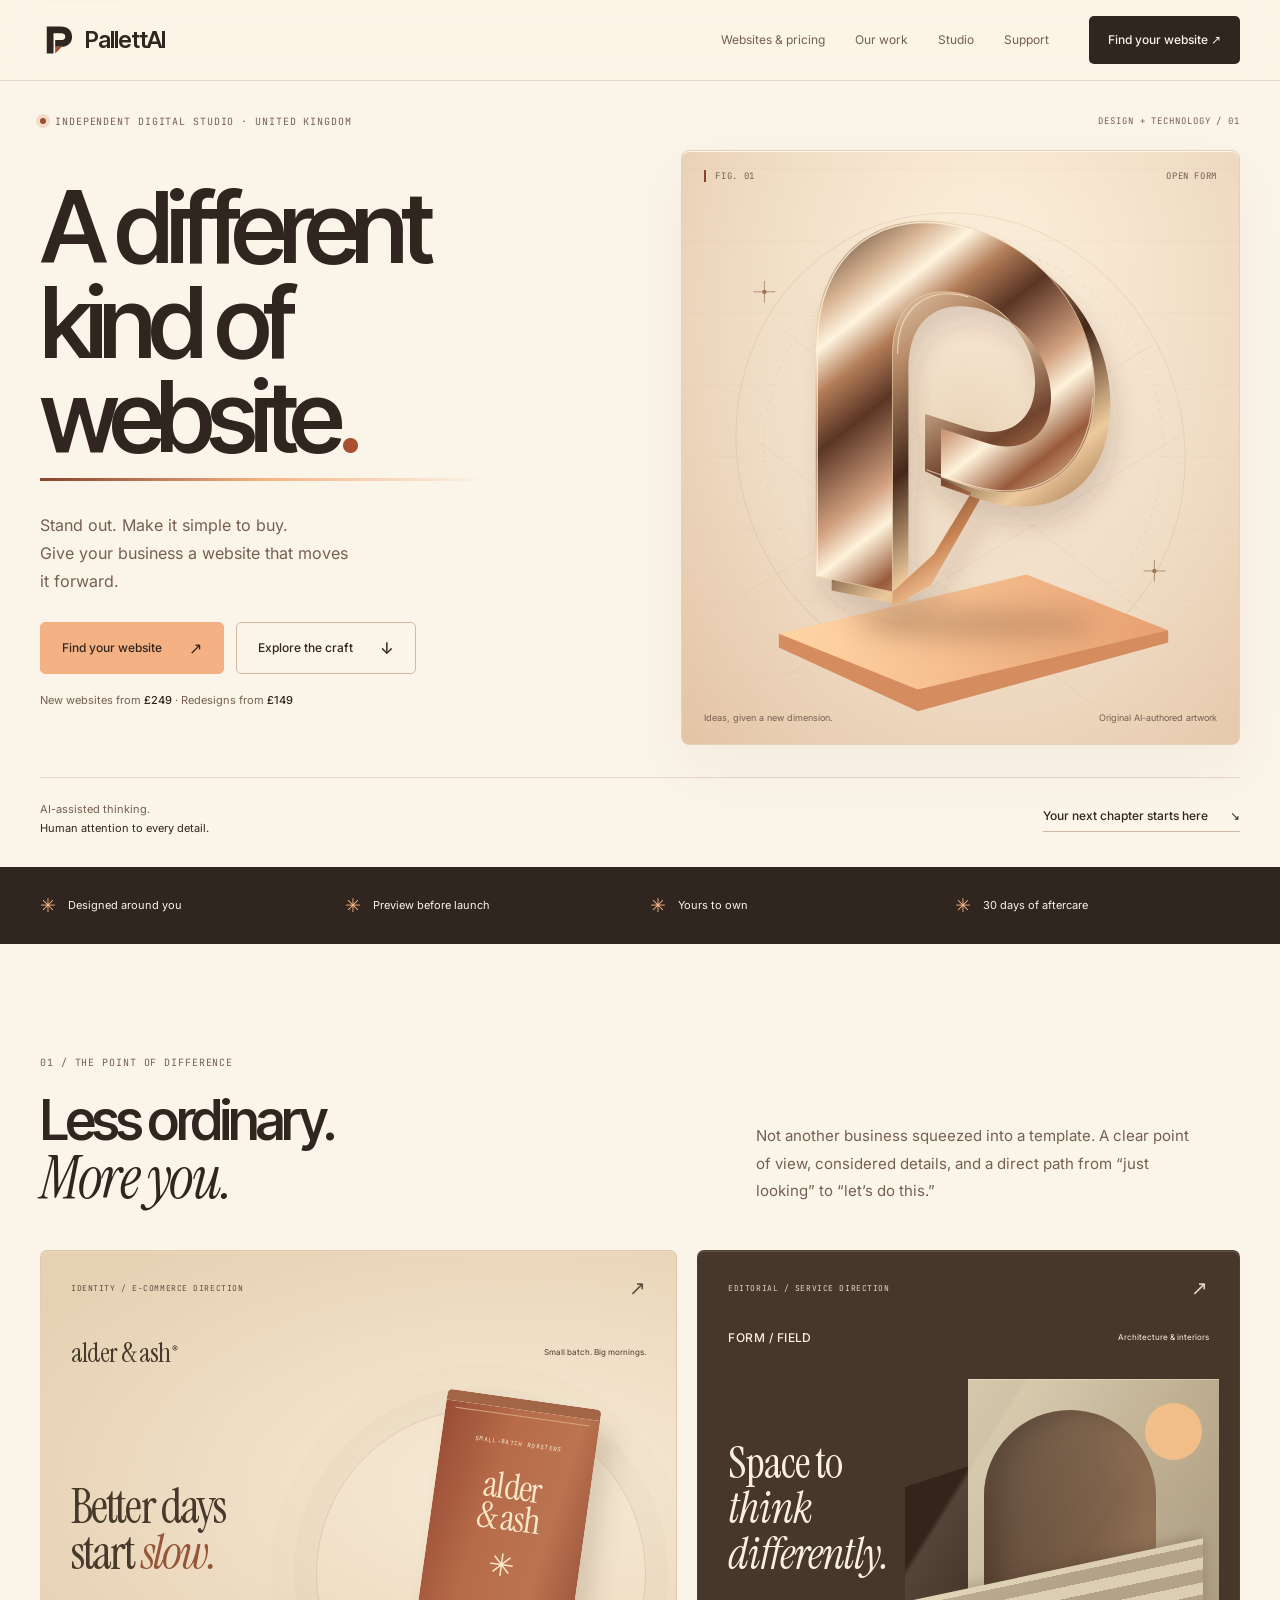
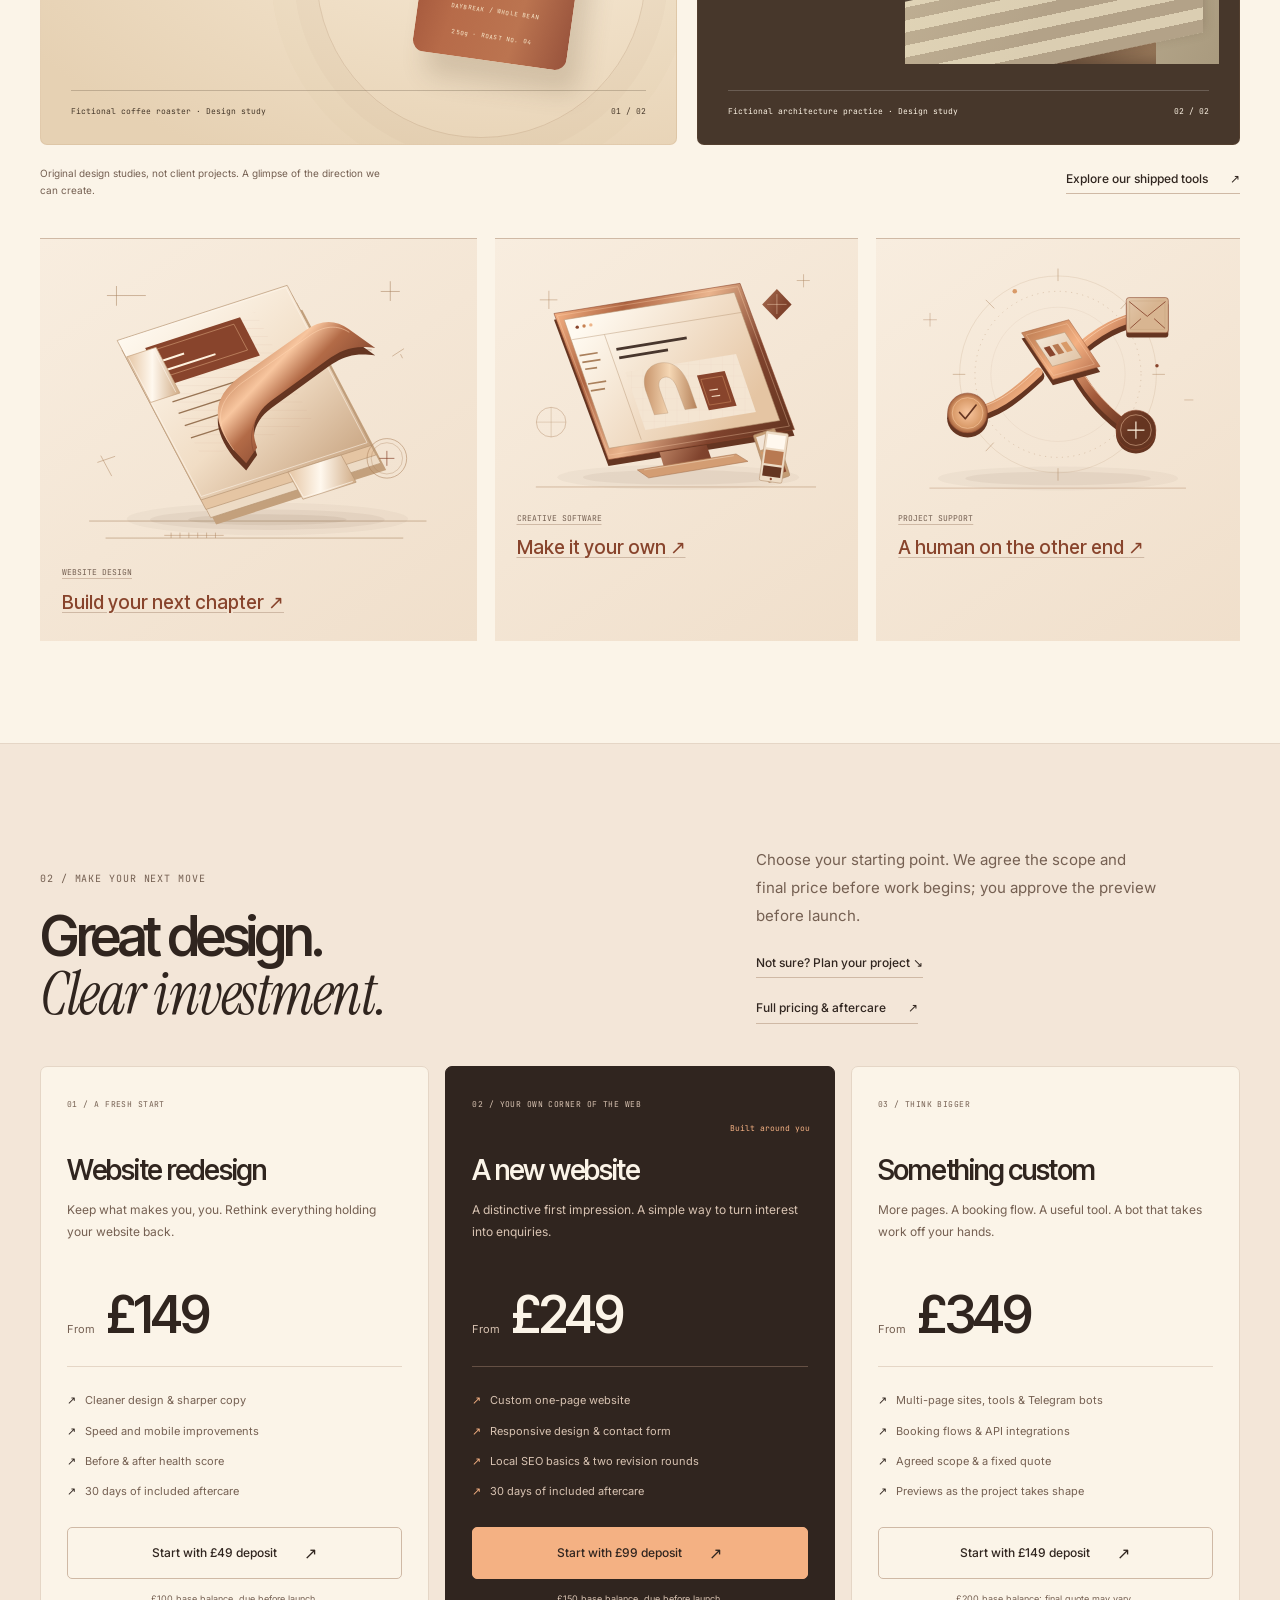
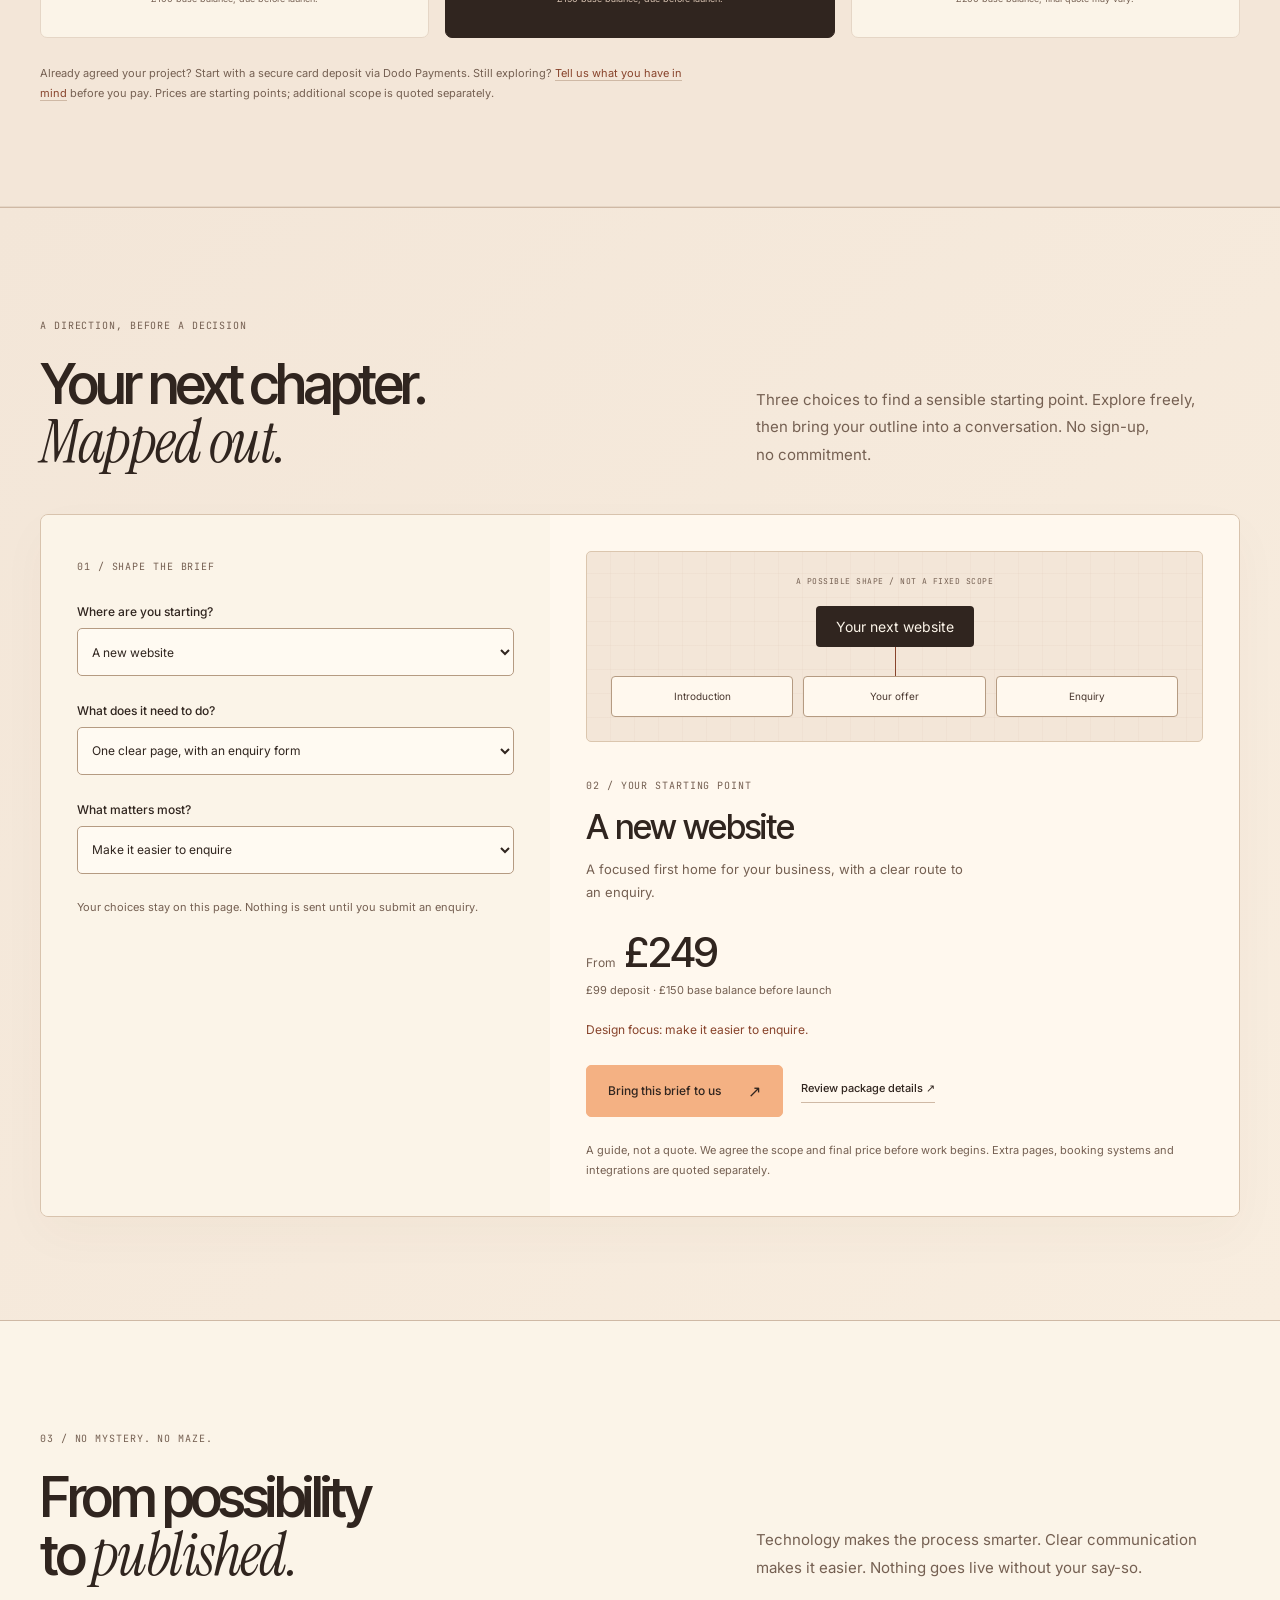
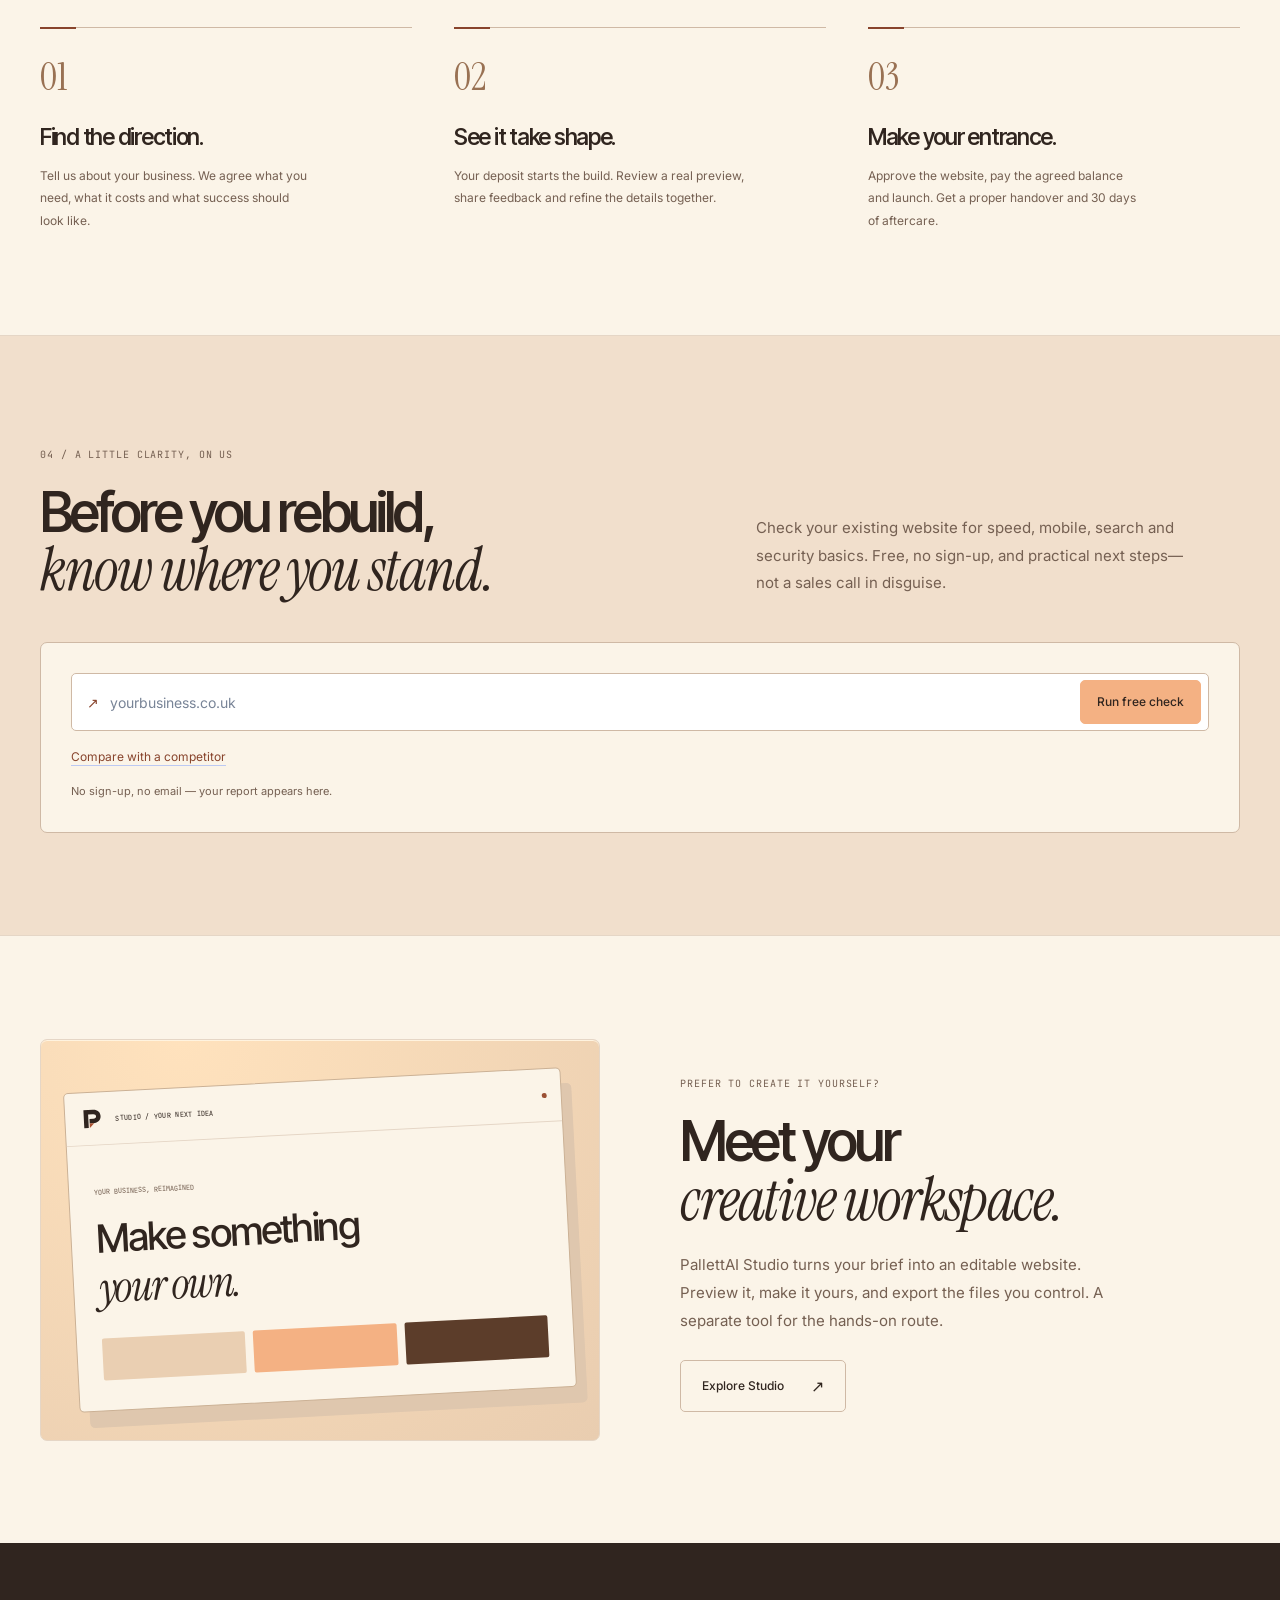
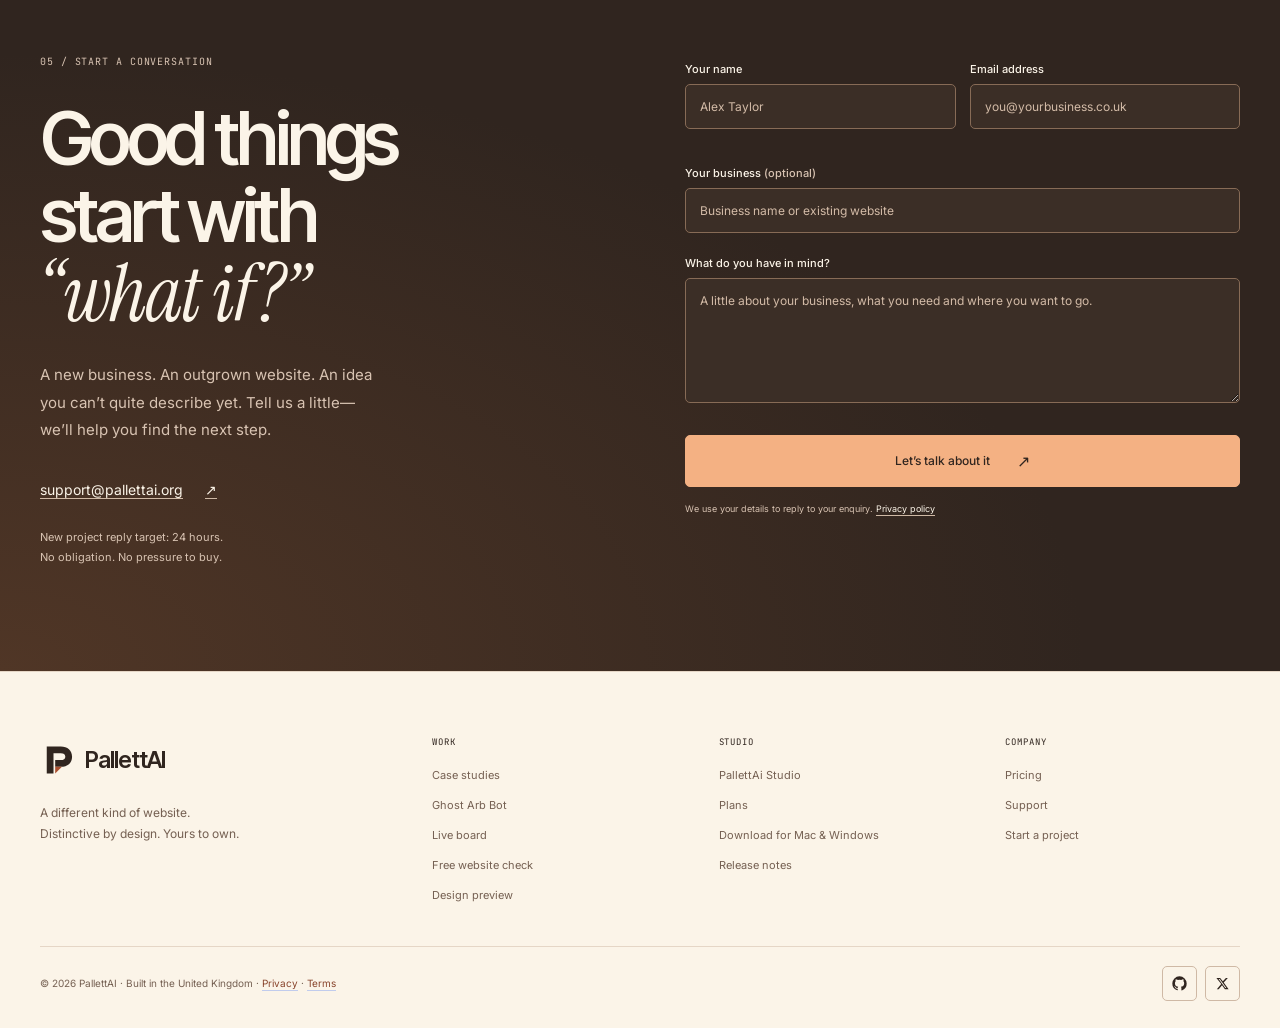
<file: index.html>
<!DOCTYPE html>
<html lang="en-GB">
<head>
  <meta charset="UTF-8" />
  <meta name="viewport" content="width=device-width, initial-scale=1.0" />
  <meta name="description" content="Distinctive websites for businesses ready for their next chapter. Custom website builds from £249, redesigns from £149. Clear pricing, a preview before launch, and a website you own." />
  <meta name="author" content="PallettAI" />
  <meta name="robots" content="index, follow" />
  <meta name="theme-color" content="#fbf4e8" />
  <link rel="canonical" href="https://pallettai.org/" />
  <meta property="og:type" content="website" />
  <meta property="og:site_name" content="PallettAI" />
  <meta property="og:title" content="A different kind of website. | PallettAI" />
  <meta property="og:description" content="Distinctive design. Thoughtful technology. Websites from £249, redesigns from £149. Built for your business, yours to own." />
  <meta property="og:url" content="https://pallettai.org/" />
  <meta property="og:image" content="https://pallettai.org/share-v3.png" />
  <meta property="og:image:type" content="image/png" />
  <meta property="og:image:width" content="1200" />
  <meta property="og:image:height" content="630" />
  <meta property="og:image:alt" content="PallettAI — A different kind of website." />
  <meta name="twitter:card" content="summary_large_image" />
  <meta name="twitter:title" content="A different kind of website. | PallettAI" />
  <meta name="twitter:description" content="Distinctive websites from £249. Clear pricing, a preview before launch, and a website you own." />
  <meta name="twitter:image" content="https://pallettai.org/share-v3.png" />
  <meta name="twitter:image:alt" content="PallettAI — A different kind of website." />
  <title>Custom Website Design &amp; Redesign UK | PallettAI</title>
  <meta http-equiv="Content-Security-Policy" content="default-src 'self'; script-src 'self' https://gc.zgo.at; style-src 'self' 'unsafe-inline'; font-src 'self'; img-src 'self' data: https:; connect-src 'self' http://127.0.0.1:8787 https://formspree.io https://pallettai-grader.coreypallett20.workers.dev https://pallettai.goatcounter.com; object-src 'none'; base-uri 'self'; form-action https://formspree.io; frame-src 'none'" />
  <link rel="icon" type="image/svg+xml" href="signal-favicon.svg?v=5" />
  <link rel="icon" type="image/png" sizes="32x32" href="favicon-32.png?v=3" />
  <link rel="apple-touch-icon" href="apple-touch-icon.png?v=3" />
  <link rel="preload" href="fonts/inter-tight-var-latin.woff2" as="font" type="font/woff2" crossorigin />
  <link rel="preload" href="ribbon-art.svg" as="image" type="image/svg+xml" />
  <link rel="stylesheet" href="theme.css" />
  <link rel="stylesheet" href="motion.css?v=atelier-2" />
  <link rel="stylesheet" href="controls.css" />
  <script src="payments.js" defer></script>
  <script src="theme.js" defer></script>
  <script src="motion.js" defer></script>
  <script src="grader/converter.js" defer></script>
  <script src="grader.js" defer></script>
  <script src="app.js?v=planner-1" defer></script>
  <script data-goatcounter="https://pallettai.goatcounter.com/count" async src="https://gc.zgo.at/count.js"></script>
</head>
<body data-page="home">
<a class="skip" href="#top">Skip to content</a>
<header class="nav" id="nav"><div class="nav-in"><a class="brand" href="index.html"><img src="signal-mark.svg" width="36" height="36" alt="" /><b>PallettAI</b></a><nav class="nav-links" aria-label="Primary"><a href="pricing.html">Websites &amp; pricing</a><a href="portfolio.html">Our work</a><a href="downloads.html">Studio</a><a href="support.html">Support</a><a class="nav-cta" href="pricing.html#builds">Find your website ↗</a></nav></div></header>
<main id="top">
  <section class="studio-hero" aria-labelledby="hero-title">
    <div class="wrap-l">
      <div class="hero-topline"><p class="eyebrow"><span class="availability-dot" aria-hidden="true"></span> Independent digital studio · United Kingdom</p><span class="edition" aria-hidden="true">DESIGN + TECHNOLOGY / 01</span></div>
      <div class="studio-hero-grid">
        <div class="studio-hero-copy">
          <h1 id="hero-title">A different<br />kind of<br /><span class="hero-last">website<span class="lime-stop">.</span></span></h1>
          <p class="hero-description">Stand out. Make it simple to buy.<br />Give your business a website that moves it forward.</p>
          <div class="btns"><a class="btn ice" href="#pricing">Find your website <span aria-hidden="true">↗</span></a><a class="btn line" href="#showcase">Explore the craft <span aria-hidden="true">↓</span></a></div>
          <p class="hero-price">New websites from <b>£249</b> · Redesigns from <b>£149</b></p>
        </div>
        <figure class="hero-sculpture">
          <div class="art-index" aria-hidden="true"><span>FIG. 01</span><span>OPEN FORM</span></div>
          <img src="ribbon-art.svg" width="720" height="760" fetchpriority="high" alt="A sculptural copper ribbon forming an open P above an apricot platform." />
          <figcaption><span>Ideas, given a new dimension.</span><span>Original AI-authored artwork</span></figcaption>
        </figure>
      </div>
      <div class="hero-bottom"><p>AI-assisted thinking.<br /><b>Human attention to every detail.</b></p><a class="text-link" href="#pricing">Your next chapter starts here <span aria-hidden="true">↘</span></a></div>
    </div>
  </section>

  <div class="principle-band" aria-label="Included in every website build"><div class="wrap-l"><span><i aria-hidden="true">✳</i> Designed around you</span><span><i aria-hidden="true">✳</i> Preview before launch</span><span><i aria-hidden="true">✳</i> Yours to own</span><span><i aria-hidden="true">✳</i> 30 days of aftercare</span></div></div>

  <section class="sec" id="showcase" aria-labelledby="showcase-title">
    <div class="wrap-l">
      <div class="head"><div><p class="eyebrow">01 / The point of difference</p><h2 class="big" id="showcase-title">Less ordinary.<br /><span class="ed">More you.</span></h2></div><p class="lede">Not another business squeezed into a template. A clear point of view, considered details, and a direct path from “just looking” to “let’s do this.”</p></div>
      <div class="design-studies">
        <article class="study study-coffee">
          <div class="study-label"><span>IDENTITY / E-COMMERCE DIRECTION</span><span aria-hidden="true">↗</span></div>
          <div class="coffee-study-nav"><b>alder &amp; ash<span>®</span></b><span>Small batch. Big mornings.</span></div>
          <div class="coffee-study-body"><h3>Better days<br />start <em>slow.</em></h3><div class="coffee-bag" role="img" aria-label="Illustrated terracotta coffee packaging for the fictional Alder and Ash brand"><span>SMALL-BATCH ROASTERS</span><b>alder<br />&amp; ash</b><i aria-hidden="true">✳</i><small>DAYBREAK / WHOLE BEAN<br />250g · ROAST NO. 04</small></div></div>
          <div class="study-base"><span>Fictional coffee roaster · Design study</span><span>01 / 02</span></div>
        </article>
        <article class="study study-architecture">
          <div class="study-label"><span>EDITORIAL / SERVICE DIRECTION</span><span aria-hidden="true">↗</span></div>
          <div class="architecture-nav"><b>FORM / FIELD</b><span>Architecture &amp; interiors</span></div>
          <div class="architecture-scene" role="img" aria-label="Original geometric illustration of an architectural arch and sunlit stairs"><div class="arch-shadow"></div><div class="arch-wall"></div><div class="arch-cutout"></div><div class="arch-stairs"></div><span class="arch-sun"></span></div>
          <h3>Space to<br /><em>think differently.</em></h3>
          <div class="study-base"><span>Fictional architecture practice · Design study</span><span>02 / 02</span></div>
        </article>
      </div>
      <div class="study-caption"><p>Original design studies, not client projects. A glimpse of the direction we can create.</p><a class="text-link" href="portfolio.html">Explore our shipped tools <span aria-hidden="true">↗</span></a></div>
      <div class="form-collection" aria-label="Explore the studio"><a href="pricing.html"><img src="artwork/folio.svg?v=atelier-2" width="640" height="480" alt="" loading="lazy" /><span><small>WEBSITE DESIGN</small>Build your next chapter <i aria-hidden="true">↗</i></span></a><a href="downloads.html"><img src="artwork/workspace.svg?v=atelier-2" width="640" height="480" alt="" loading="lazy" /><span><small>CREATIVE SOFTWARE</small>Make it your own <i aria-hidden="true">↗</i></span></a><a href="support.html"><img src="artwork/connections.svg?v=atelier-2" width="640" height="480" alt="" loading="lazy" /><span><small>PROJECT SUPPORT</small>A human on the other end <i aria-hidden="true">↗</i></span></a></div>
    </div>
  </section>

  <section class="sec packages-section" id="pricing" aria-labelledby="packages-title">
    <div class="wrap-l">
      <div class="head"><div><p class="eyebrow">02 / Make your next move</p><h2 class="big" id="packages-title">Great design.<br /><span class="ed">Clear investment.</span></h2></div><div><p class="lede">Choose your starting point. We agree the scope and final price before work begins; you approve the preview before launch.</p><a class="text-link" href="#planner">Not sure? Plan your project ↘</a><br /><a class="text-link" href="pricing.html">Full pricing &amp; aftercare <span aria-hidden="true">↗</span></a></div></div>
      <div class="build-grid">
        <article class="build-card"><p class="package-number">01 / A FRESH START</p><h3>Website redesign</h3><p class="package-description">Keep what makes you, you. Rethink everything holding your website back.</p><p class="build-price"><span>From</span> £149</p><ul><li>Cleaner design &amp; sharper copy</li><li>Speed and mobile improvements</li><li>Before &amp; after health score</li><li>30 days of included aftercare</li></ul><a class="btn line" data-pay="depositRefresh" href="support.html">Start with £49 deposit <span aria-hidden="true">↗</span></a><p class="deposit-note">£100 base balance, due before launch.</p></article>
        <article class="build-card build-featured"><p class="package-number">02 / YOUR OWN CORNER OF THE WEB</p><span class="package-tag">Built around you</span><h3>A new website</h3><p class="package-description">A distinctive first impression. A simple way to turn interest into enquiries.</p><p class="build-price"><span>From</span> £249</p><ul><li>Custom one-page website</li><li>Responsive design &amp; contact form</li><li>Local SEO basics &amp; two revision rounds</li><li>30 days of included aftercare</li></ul><a class="btn ice" data-pay="depositCreate" href="support.html">Start with £99 deposit <span aria-hidden="true">↗</span></a><p class="deposit-note">£150 base balance, due before launch.</p></article>
        <article class="build-card"><p class="package-number">03 / THINK BIGGER</p><h3>Something custom</h3><p class="package-description">More pages. A booking flow. A useful tool. A bot that takes work off your hands.</p><p class="build-price"><span>From</span> £349</p><ul><li>Multi-page sites, tools &amp; Telegram bots</li><li>Booking flows &amp; API integrations</li><li>Agreed scope &amp; a fixed quote</li><li>Previews as the project takes shape</li></ul><a class="btn line" data-pay="depositCustom" href="support.html">Start with £149 deposit <span aria-hidden="true">↗</span></a><p class="deposit-note">£200 base balance; final quote may vary.</p></article>
      </div>
      <p class="purchase-note">Already agreed your project? Start with a secure card deposit via Dodo Payments. Still exploring? <a href="#contact">Tell us what you have in mind</a> before you pay. Prices are starting points; additional scope is quoted separately.</p>
    </div>
  </section>

  <section class="sec planner-section" id="planner" aria-labelledby="planner-title">
    <div class="wrap-l">
      <div class="head"><div><p class="eyebrow">A direction, before a decision</p><h2 class="big" id="planner-title">Your next chapter.<br /><span class="ed">Mapped out.</span></h2></div><p class="lede">Three choices to find a sensible starting point. Explore freely, then bring your outline into a conversation. No sign-up, no commitment.</p></div>
      <noscript><p class="panel">Explore our <a href="pricing.html">website packages and starting prices</a>, or <a href="#contact">tell us about your project</a>. The interactive planner needs JavaScript.</p></noscript>
      <div class="project-planner" id="project-planner" hidden>
        <div class="planner-inputs">
          <p class="eyebrow">01 / Shape the brief</p>
          <div class="f"><label for="plan-start">Where are you starting?</label><select id="plan-start"><option value="new">A new website</option><option value="refresh">An existing website needs a rethink</option><option value="custom">A custom tool or integration</option></select></div>
          <div class="f"><label for="plan-scope">What does it need to do?</label><select id="plan-scope"><option value="one">One clear page, with an enquiry form</option><option value="pages">Several pages for services or content</option><option value="booking">Booking or a connected workflow</option></select></div>
          <div class="f"><label for="plan-goal">What matters most?</label><select id="plan-goal"><option value="enquiries">Make it easier to enquire</option><option value="brand">Give the brand a distinctive presence</option><option value="clarity">Make the offer clearer on mobile</option></select></div>
          <p class="planner-private">Your choices stay on this page. Nothing is sent until you submit an enquiry.</p>
        </div>
        <div class="planner-result">
          <div class="planner-map" aria-hidden="true"><span class="planner-map-label">A POSSIBLE SHAPE / NOT A FIXED SCOPE</span><div class="planner-map-root">Your next website</div><div class="planner-map-nodes" id="plan-map"><span>Introduction</span><span>Your offer</span><span>Enquiry</span></div></div>
          <div id="plan-result" role="status" aria-live="polite" aria-atomic="true"><p class="eyebrow">02 / Your starting point</p><h3 id="plan-package">A new website</h3><p id="plan-reason">A focused first home for your business, with a clear route to an enquiry.</p><p class="planner-price">From <b id="plan-price">£249</b><span id="plan-deposit">£99 deposit · £150 base balance before launch</span></p><p class="planner-goal" id="plan-focus">Design focus: make it easier to enquire.</p></div>
          <div class="btns"><button class="btn ice" type="button" id="plan-handoff">Bring this brief to us <span aria-hidden="true">↗</span></button><a class="text-link" id="plan-pricing" href="pricing.html#builds">Review package details ↗</a></div>
          <p class="planner-disclaimer">A guide, not a quote. We agree the scope and final price before work begins. Extra pages, booking systems and integrations are quoted separately.</p>
        </div>
      </div>
    </div>
  </section>

  <section class="sec process-section" aria-labelledby="process-title"><div class="wrap-l"><div class="head"><div><p class="eyebrow">03 / No mystery. No maze.</p><h2 class="big" id="process-title">From possibility<br />to <span class="ed">published.</span></h2></div><p class="lede">Technology makes the process smarter. Clear communication makes it easier. Nothing goes live without your say-so.</p></div><div class="process-grid"><article><span>01</span><h3>Find the direction.</h3><p>Tell us about your business. We agree what you need, what it costs and what success should look like.</p></article><article><span>02</span><h3>See it take shape.</h3><p>Your deposit starts the build. Review a real preview, share feedback and refine the details together.</p></article><article><span>03</span><h3>Make your entrance.</h3><p>Approve the website, pay the agreed balance and launch. Get a proper handover and 30 days of aftercare.</p></article></div></div></section>

  <section class="sec checker-section" id="grader" aria-labelledby="checker-title">
    <div class="wrap-l">
      <div class="head"><div><p class="eyebrow">04 / A little clarity, on us</p><h2 class="big" id="checker-title">Before you rebuild,<br /><span class="ed">know where you stand.</span></h2></div><p class="lede">Check your existing website for speed, mobile, search and security basics. Free, no sign-up, and practical next steps—not a sales call in disguise.</p></div>
      <div class="console" id="check">
        <header class="print-sheet" id="print-sheet"><div class="ps-mark">PallettAI · Website health report</div><p class="ps-title">How this site holds up</p><dl class="ps-meta"><div><dt>Site</dt><dd id="ps-host">—</dd></div><div><dt>Score</dt><dd id="ps-score">—</dd></div><div><dt>Checked</dt><dd id="ps-date">—</dd></div></dl></header>
        <div class="console-in">
          <form class="prompt" id="check-form"><span class="sig" aria-hidden="true">↗</span><input id="check-url" type="text" inputmode="url" autocomplete="off" placeholder="yourbusiness.co.uk" aria-label="Website address to check" /><button class="btn ice sm" type="submit">Run free check</button></form>
          <button class="vs-toggle" type="button" id="vs-toggle" aria-expanded="false" aria-controls="vs-field">Compare with a competitor</button>
          <div class="vs-field" id="vs-field" hidden><div class="prompt"><span class="sig" aria-hidden="true">↗</span><input id="check-rival" type="text" inputmode="url" autocomplete="off" placeholder="theircompany.co.uk" aria-label="Competitor website address to compare against" /></div></div>
          <noscript><p class="note-row">The live checker needs JavaScript. You can still <a href="#contact">ask us to review your website</a>.</p></noscript>
          <p class="status" id="check-status" role="status" aria-live="polite">No sign-up, no email — your report appears here.</p>
          <div class="compare" id="check-compare" hidden><div class="vs-grid"><div class="vs-col" id="vs-col-a"><div class="tagline">Your site</div><div class="host" id="vs-host-a"></div><div class="score" id="vs-score-a">0</div><div class="of">out of 100</div></div><div class="vs-mid" aria-hidden="true">VS</div><div class="vs-col" id="vs-col-b"><div class="tagline">Their site</div><div class="host" id="vs-host-b"></div><div class="score" id="vs-score-b">0</div><div class="of">out of 100</div></div></div><p class="vs-verdict" id="vs-verdict"></p><div class="gaps" id="vs-gaps"></div></div>
          <div class="out" id="check-out" hidden><div class="gauge"><div class="host" id="g-host"></div><div class="fig"><span id="g-score">0</span><small>/100</small></div><div class="bandlabel" id="g-band"></div><div class="bars" id="g-bars"></div></div><div><p class="eyebrow">Your full findings</p><ul class="finds" id="g-finds"></ul></div></div>
          <div class="next" id="check-next" hidden><p class="eyebrow">The next step</p><h3 class="next-h" id="next-head">Rebuild this site in Studio.</h3><p class="next-p" id="next-body"></p><ol class="next-steps"><li>Download <b>PallettAI Studio</b> — free, for Mac.</li><li>Paste your address into <b>“Your current website URL”</b> <button type="button" class="nx-copy" id="next-copy" data-host="">Copy <span id="next-copy-host"></span></button></li><li>It keeps your brand, contact details and services, and rebuilds around them — then you export a site you own outright.</li></ol><div class="btns"><a class="btn ice sm" id="next-dl" href="downloads.html?utm_source=grader&amp;utm_medium=checker&amp;utm_campaign=site-check">Get Studio — free</a><button type="button" class="btn line sm" id="next-project" hidden>Already have Studio? Take the project file</button><span class="next-or">or <a href="#contact">have us rebuild it</a></span></div><p class="next-foot" id="next-project-note" hidden>Open this pre-filled rebuild with <b>Import project</b> on the Studio dashboard. Everything in it is yours to edit.</p><p class="next-foot">Nothing is published anywhere until you say so.</p></div>
          <div class="tools" id="check-tools" hidden><a class="btn ice sm" href="#contact">Let us fix it</a><button type="button" id="tool-copy">Copy report link</button><span class="sep" aria-hidden="true">·</span><button type="button" id="tool-print">Save as PDF</button></div>
          <p class="print-foot">Prepared by PallettAI · pallettai.org · A snapshot of speed, mobile, search and security basics — not a guarantee.</p>
        </div>
      </div>
    </div>
  </section>

  <section class="sec studio-secondary" aria-labelledby="studio-title"><div class="wrap-l studio-promo"><div class="studio-promo-art" aria-hidden="true"><div class="mini-editor"><div class="mini-editor-bar"><img src="signal-mark.svg" width="24" height="24" alt="" /><span>STUDIO / YOUR NEXT IDEA</span><i></i></div><div class="mini-editor-page"><span>YOUR BUSINESS, REIMAGINED</span><b>Make something<br /><em>your own.</em></b><div class="mini-editor-blocks"><i></i><i></i><i></i></div></div></div></div><div><p class="eyebrow">Prefer to create it yourself?</p><h2 class="big" id="studio-title">Meet your<br /><span class="ed">creative workspace.</span></h2><p class="lede">PallettAI Studio turns your brief into an editable website. Preview it, make it yours, and export the files you control. A separate tool for the hands-on route.</p><a class="btn line" href="downloads.html">Explore Studio <span aria-hidden="true">↗</span></a></div></div></section>

  <section class="sec contact-section" id="contact" aria-labelledby="contact-title"><div class="wrap-l contact-grid"><div class="contact-copy"><p class="eyebrow">05 / Start a conversation</p><h2 class="big" id="contact-title">Good things<br />start with<br /><span class="ed">“what if?”</span></h2><p class="lede">A new business. An outgrown website. An idea you can’t quite describe yet. Tell us a little—we’ll help you find the next step.</p><a class="contact-email" href="mailto:support@pallettai.org">support@pallettai.org <span aria-hidden="true">↗</span></a><p class="contact-assurance">New project reply target: 24 hours.<br />No obligation. No pressure to buy.</p></div><div class="panel form"><form id="contact-form" action="https://formspree.io/f/xgaeoapw" method="POST"><input type="hidden" name="_subject" value="New project enquiry from pallettai.org" /><input type="text" name="_gotcha" style="display:none" tabindex="-1" autocomplete="off" aria-hidden="true" /><input type="hidden" name="roi_note" id="cf-roi" value="" /><div class="two"><div class="f"><label for="cf-name">Your name</label><input id="cf-name" name="name" type="text" placeholder="Alex Taylor" required autocomplete="name" /></div><div class="f"><label for="cf-email">Email address</label><input id="cf-email" name="email" type="email" placeholder="you@yourbusiness.co.uk" required autocomplete="email" spellcheck="false" /></div></div><div class="f"><label for="cf-company">Your business <span>(optional)</span></label><input id="cf-company" name="company" type="text" placeholder="Business name or existing website" autocomplete="organization" /></div><div class="f"><label for="cf-details">What do you have in mind?</label><textarea id="cf-details" name="details" rows="5" placeholder="A little about your business, what you need and where you want to go." required autocomplete="off"></textarea></div><button class="btn ice" type="submit">Let’s talk about it <span aria-hidden="true">↗</span></button><p class="form-privacy">We use your details to reply to your enquiry. <a href="privacy.html">Privacy policy</a></p><p class="status" role="status" aria-live="polite"></p></form></div></div></section>
</main>
<footer id="sitefooter"></footer>
<script type="application/ld+json">{"@context":"https://schema.org","@type":"ProfessionalService","name":"PallettAI","description":"Distinctive website design, redesigns, digital tools and Telegram automation for UK businesses.","email":"support@pallettai.org","url":"https://pallettai.org/","logo":"https://pallettai.org/apple-touch-icon.png","priceRange":"££","areaServed":"United Kingdom","sameAs":["https://github.com/PallettAi","https://x.com/1PallettAi"]}</script>
</body>
</html>
</file>
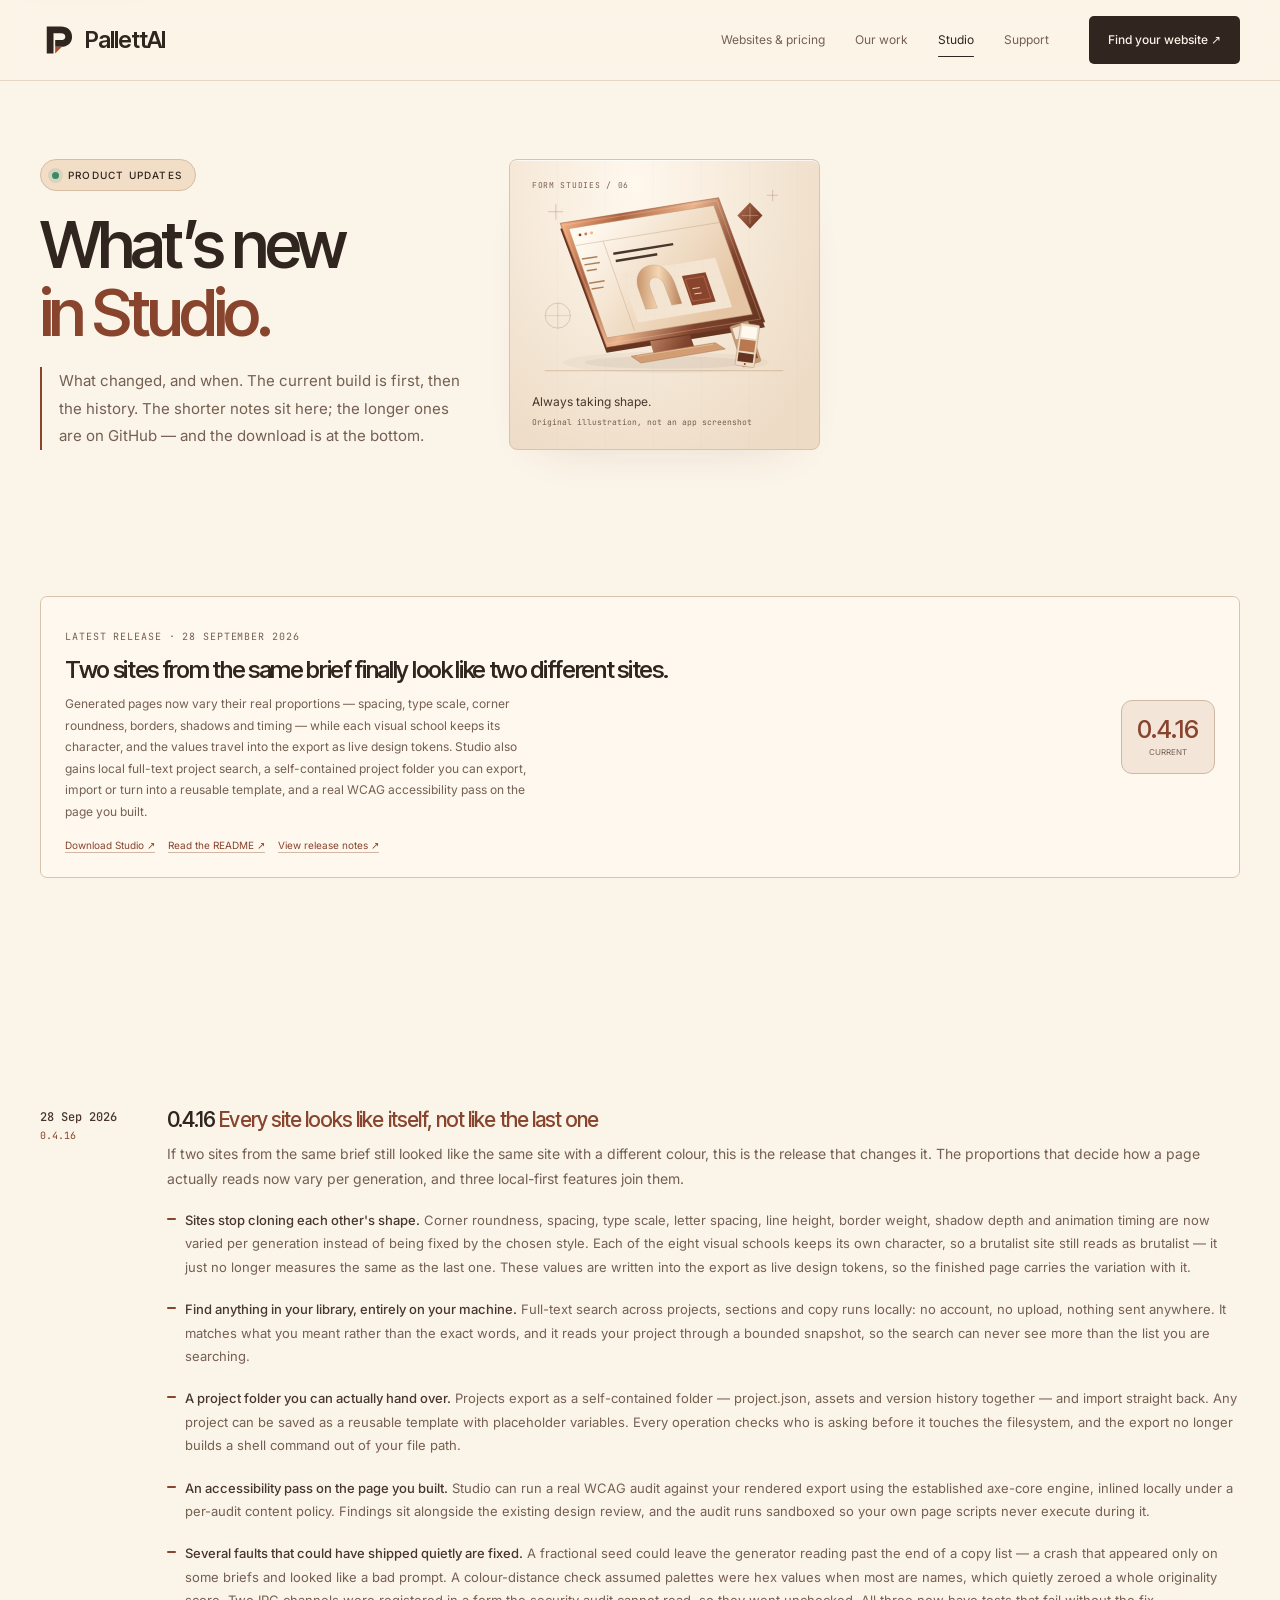
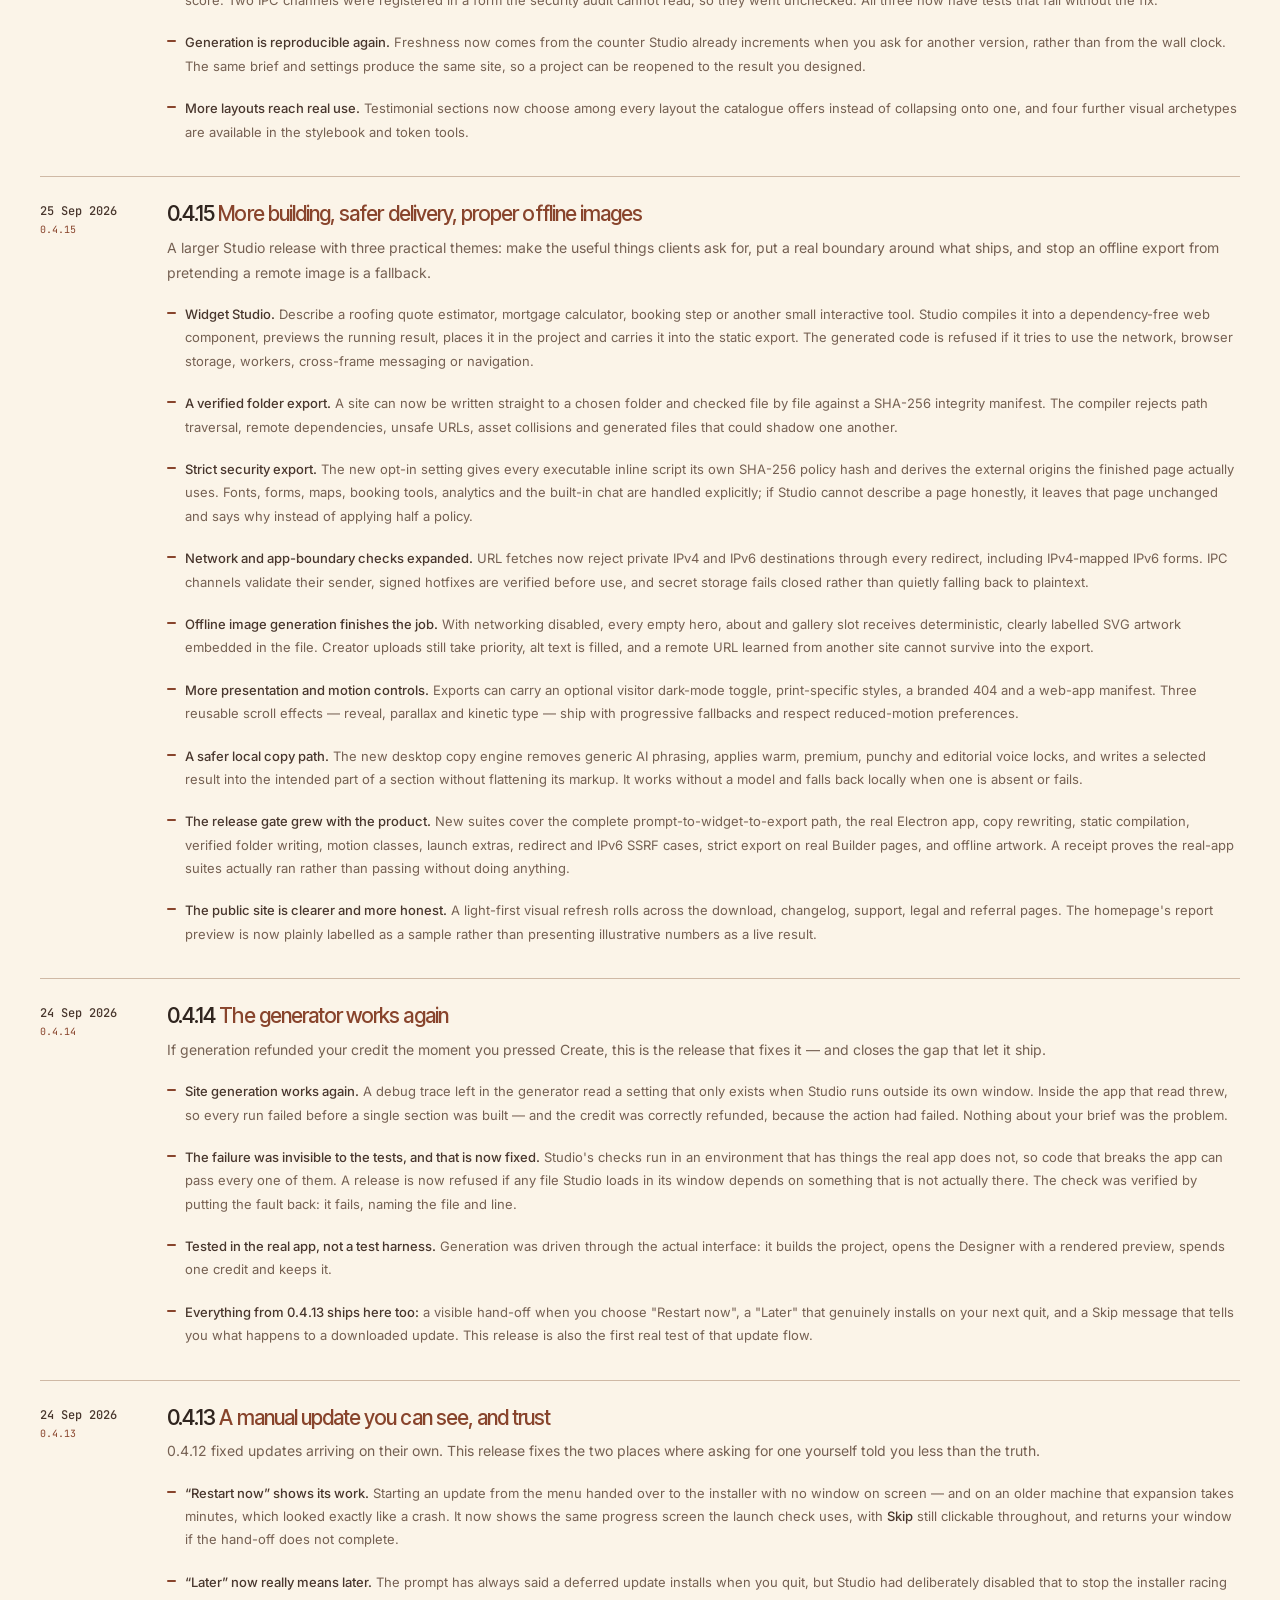
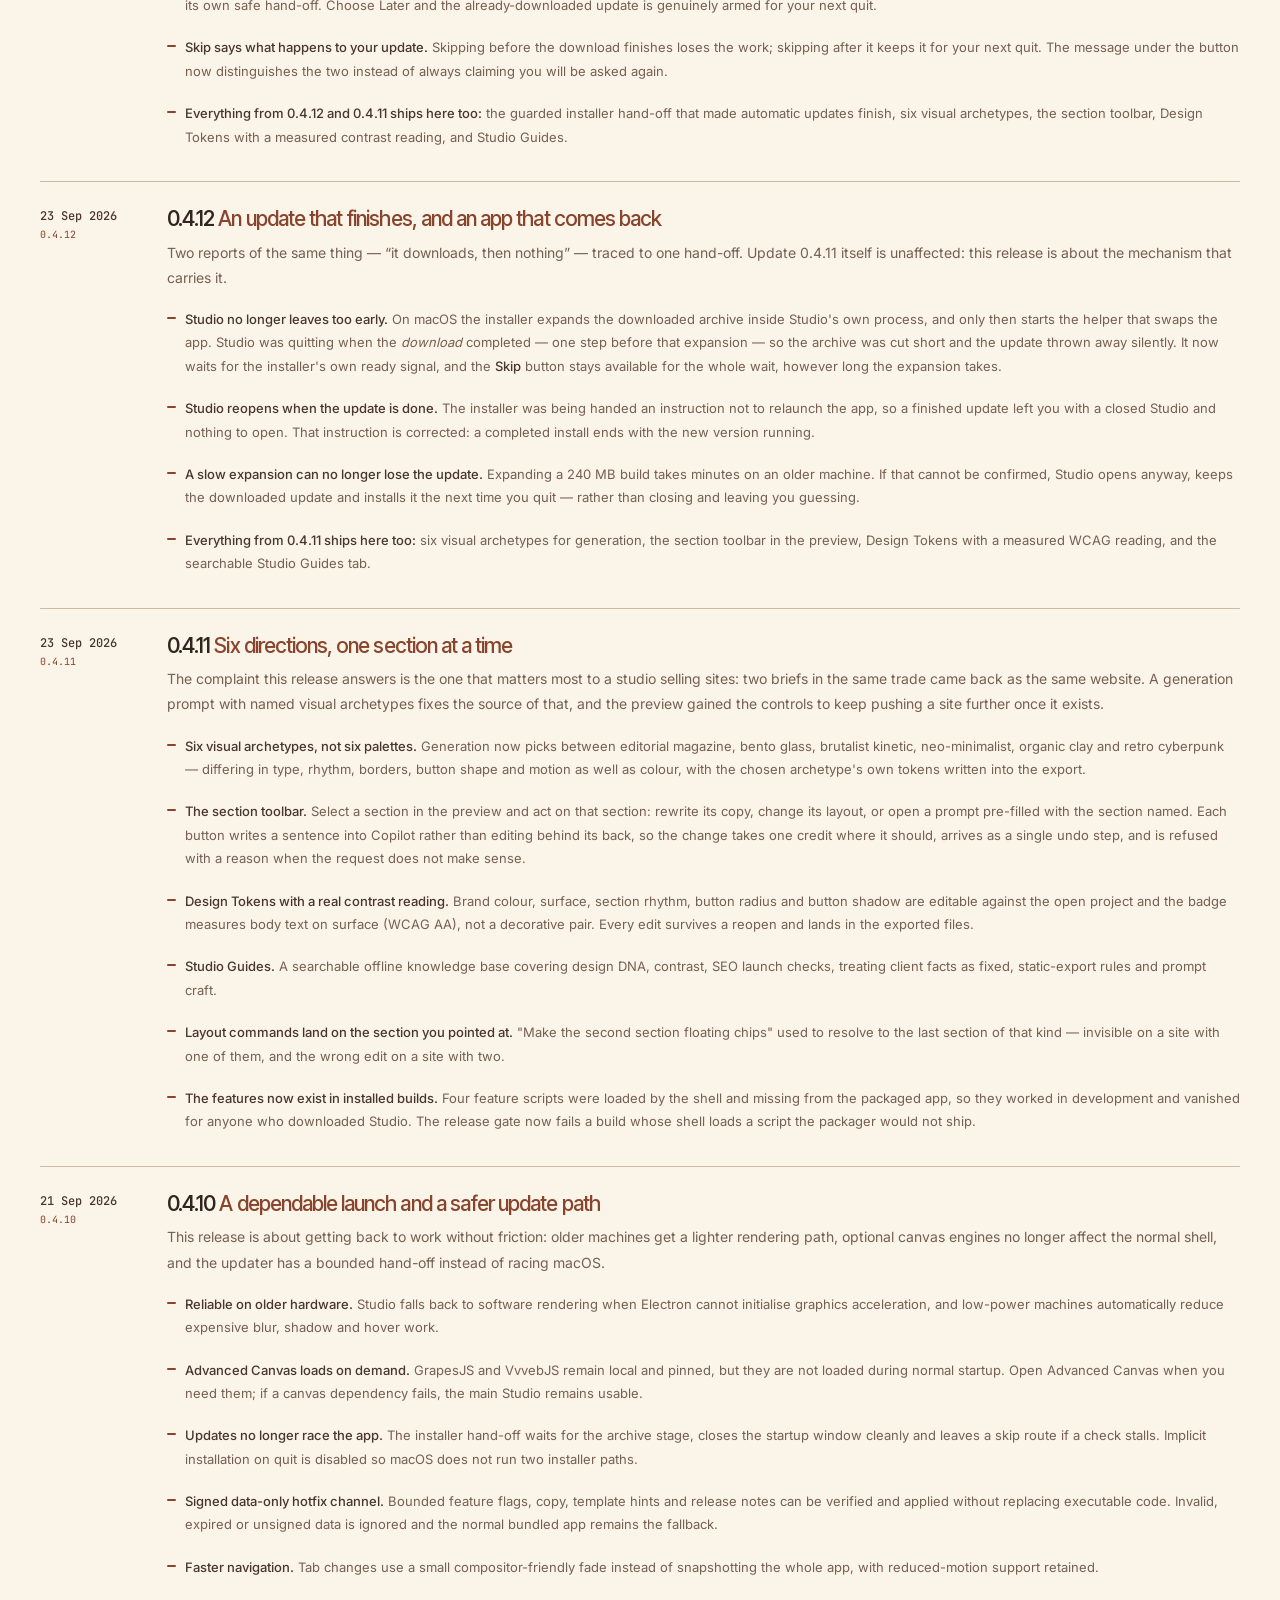
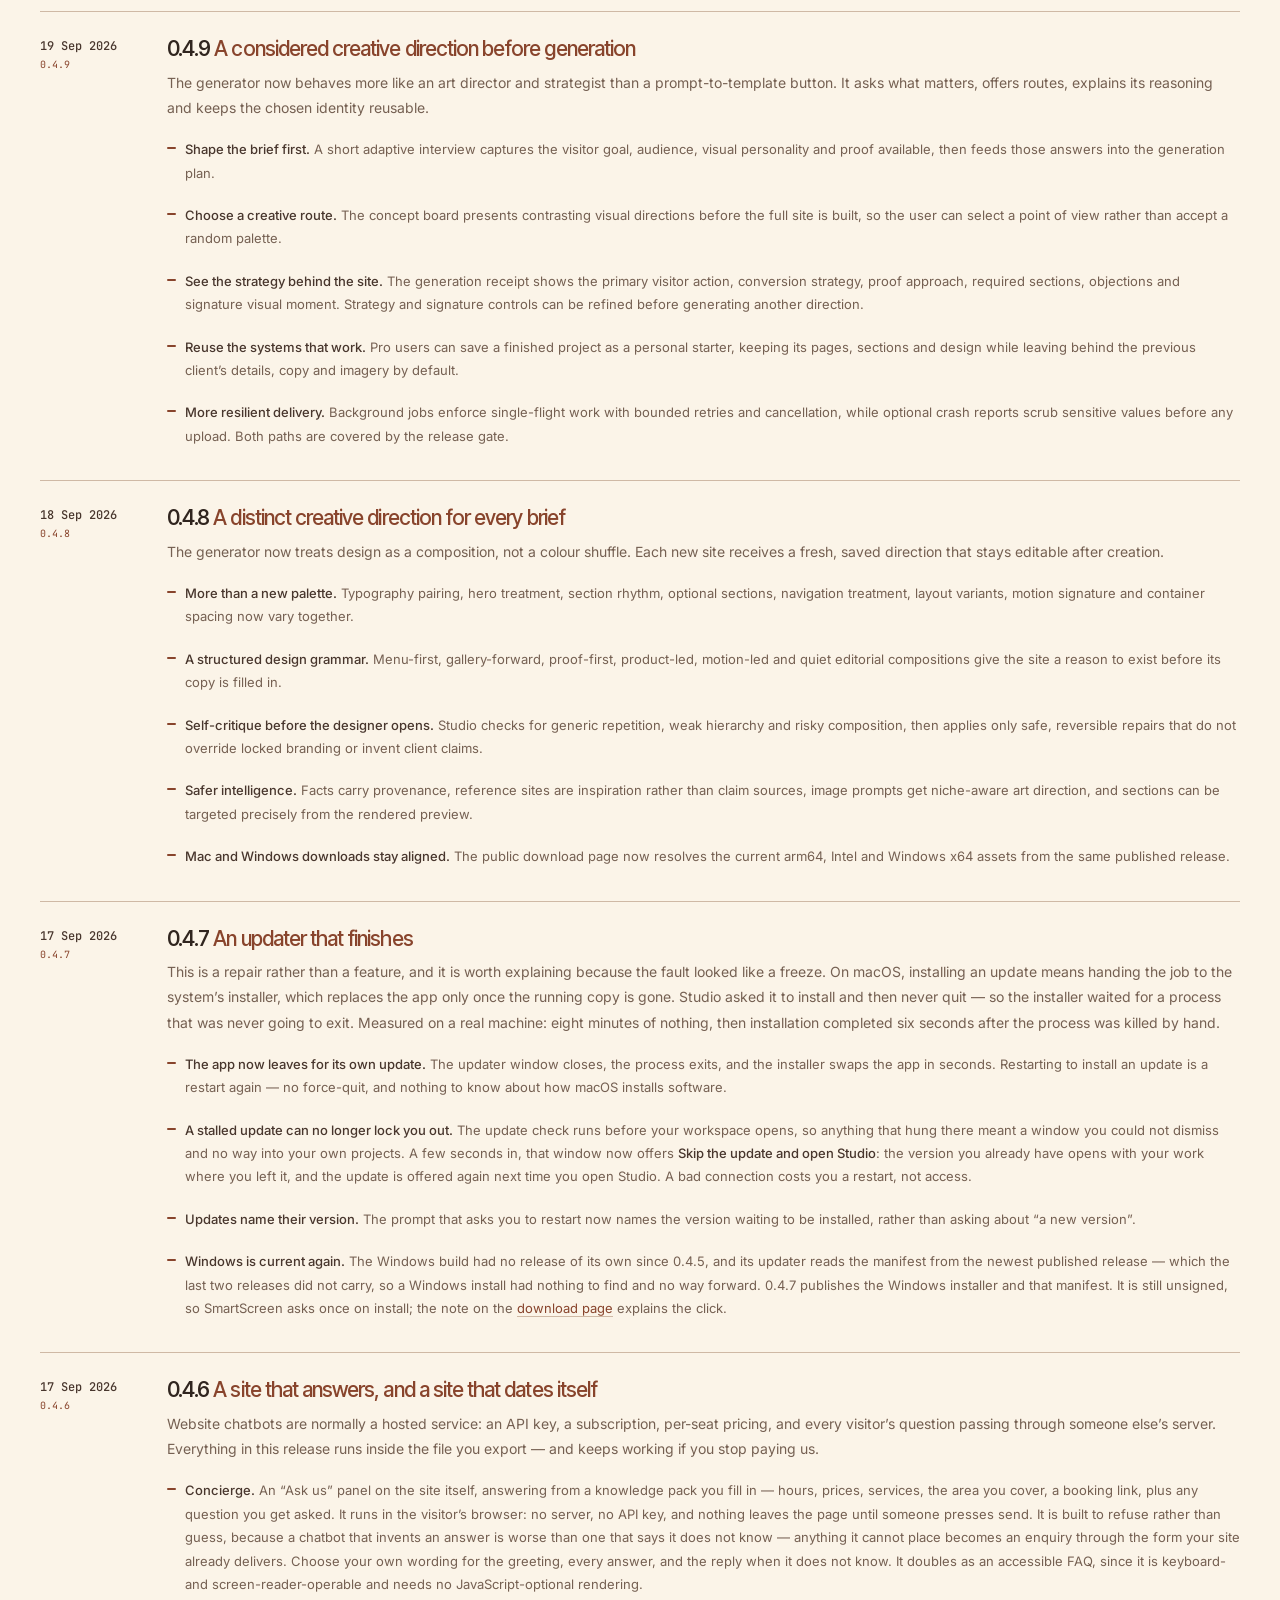
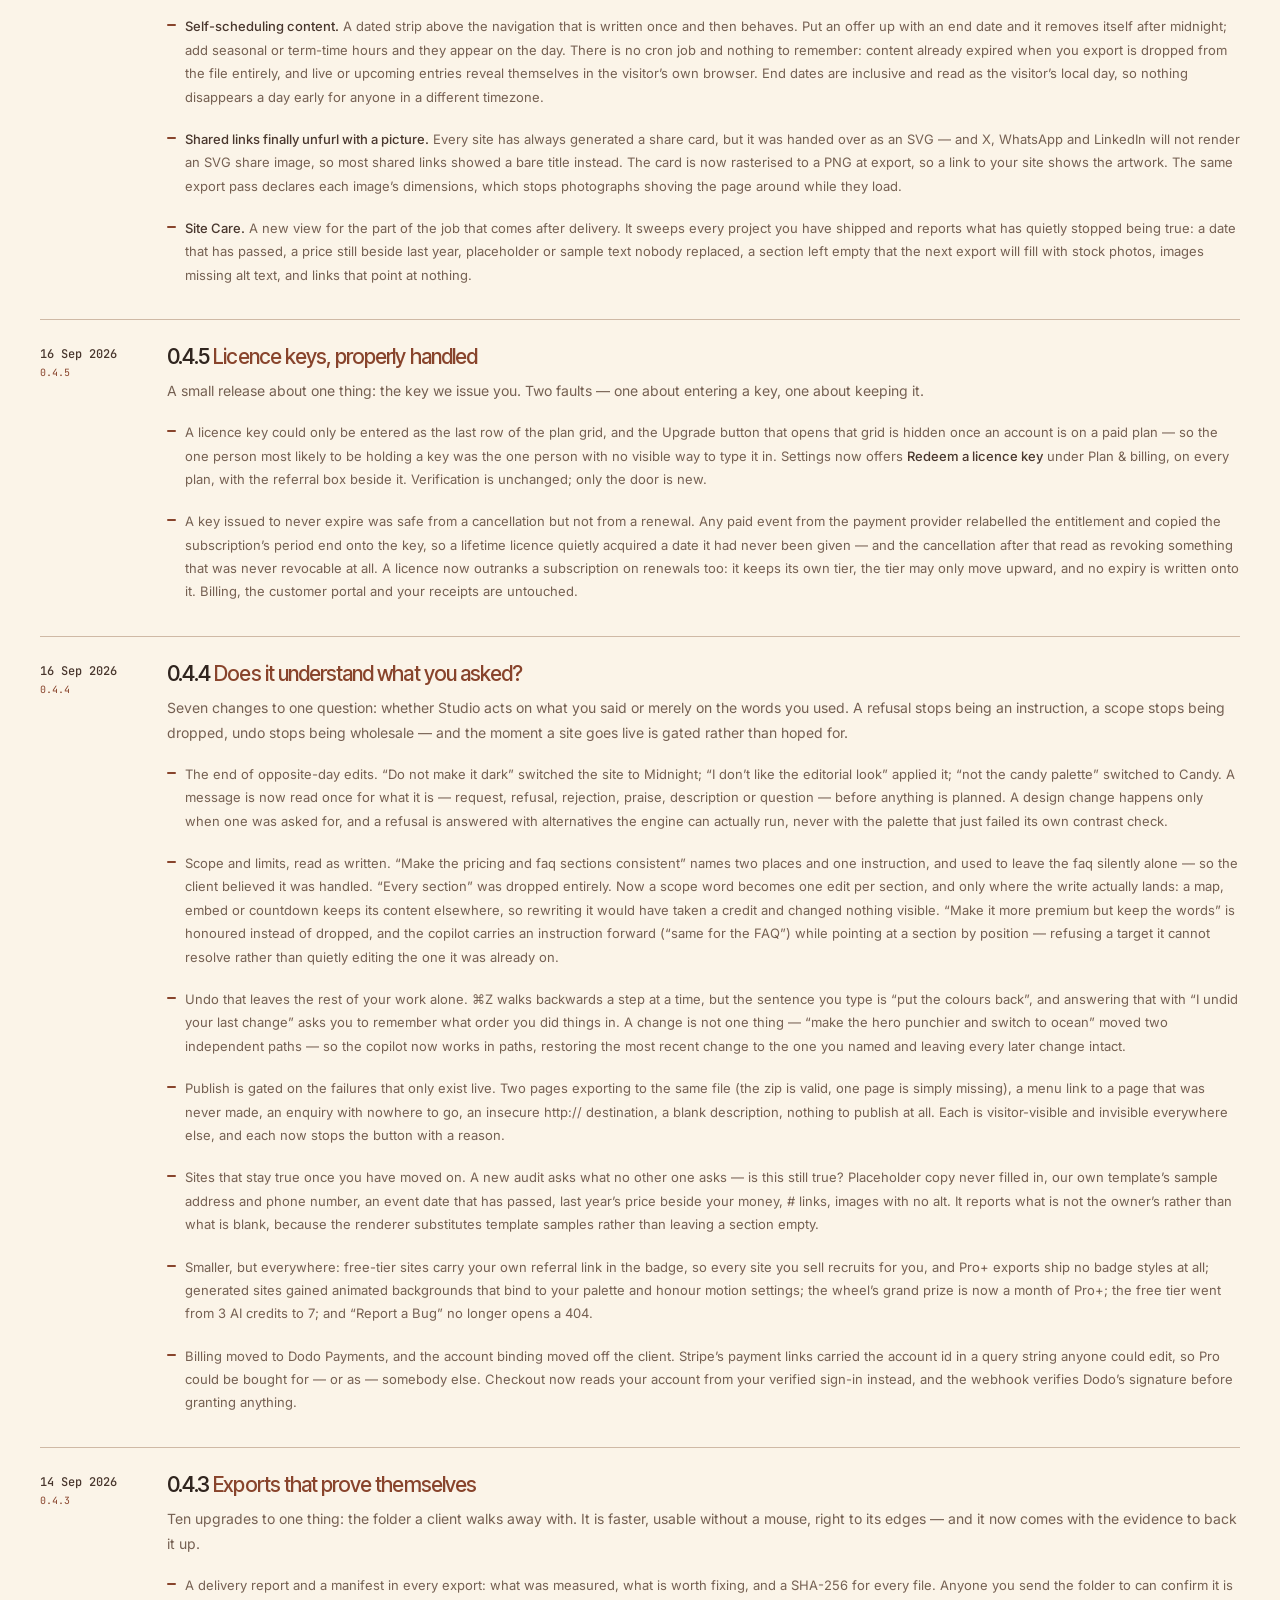
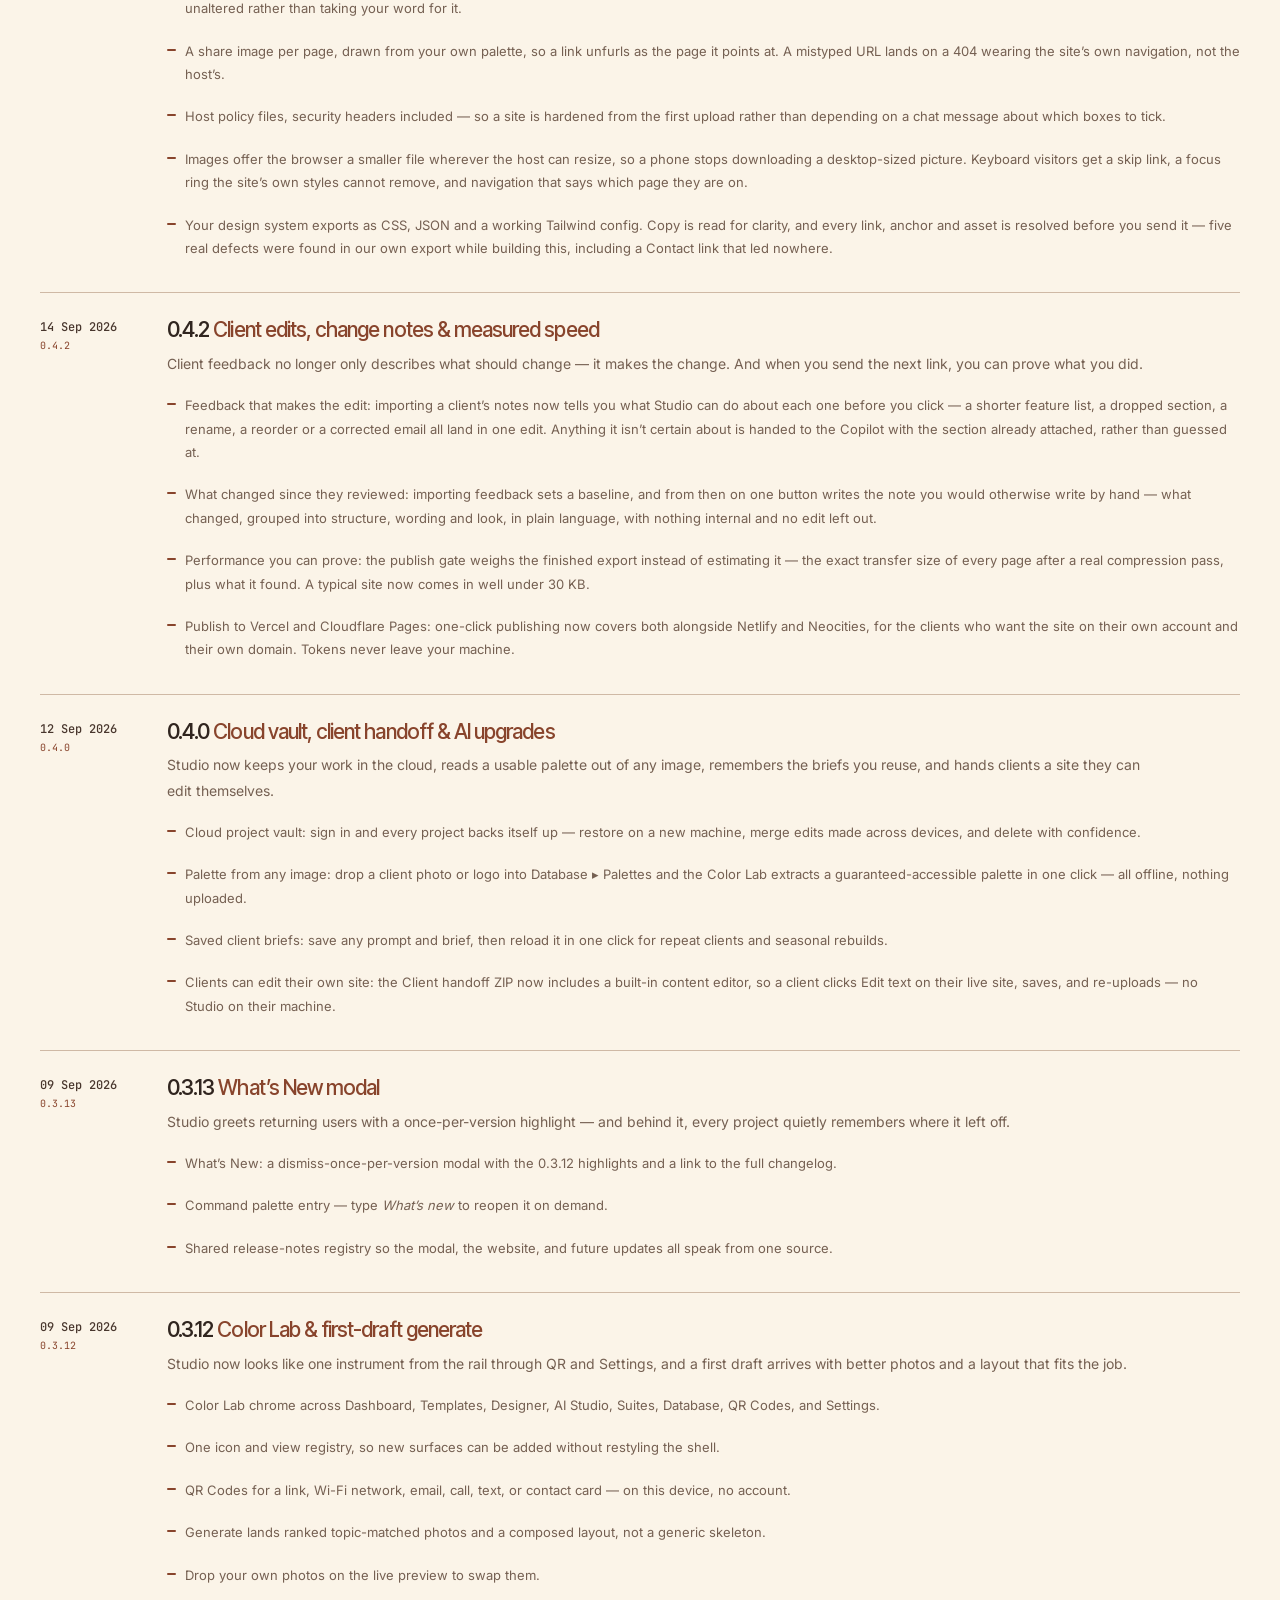
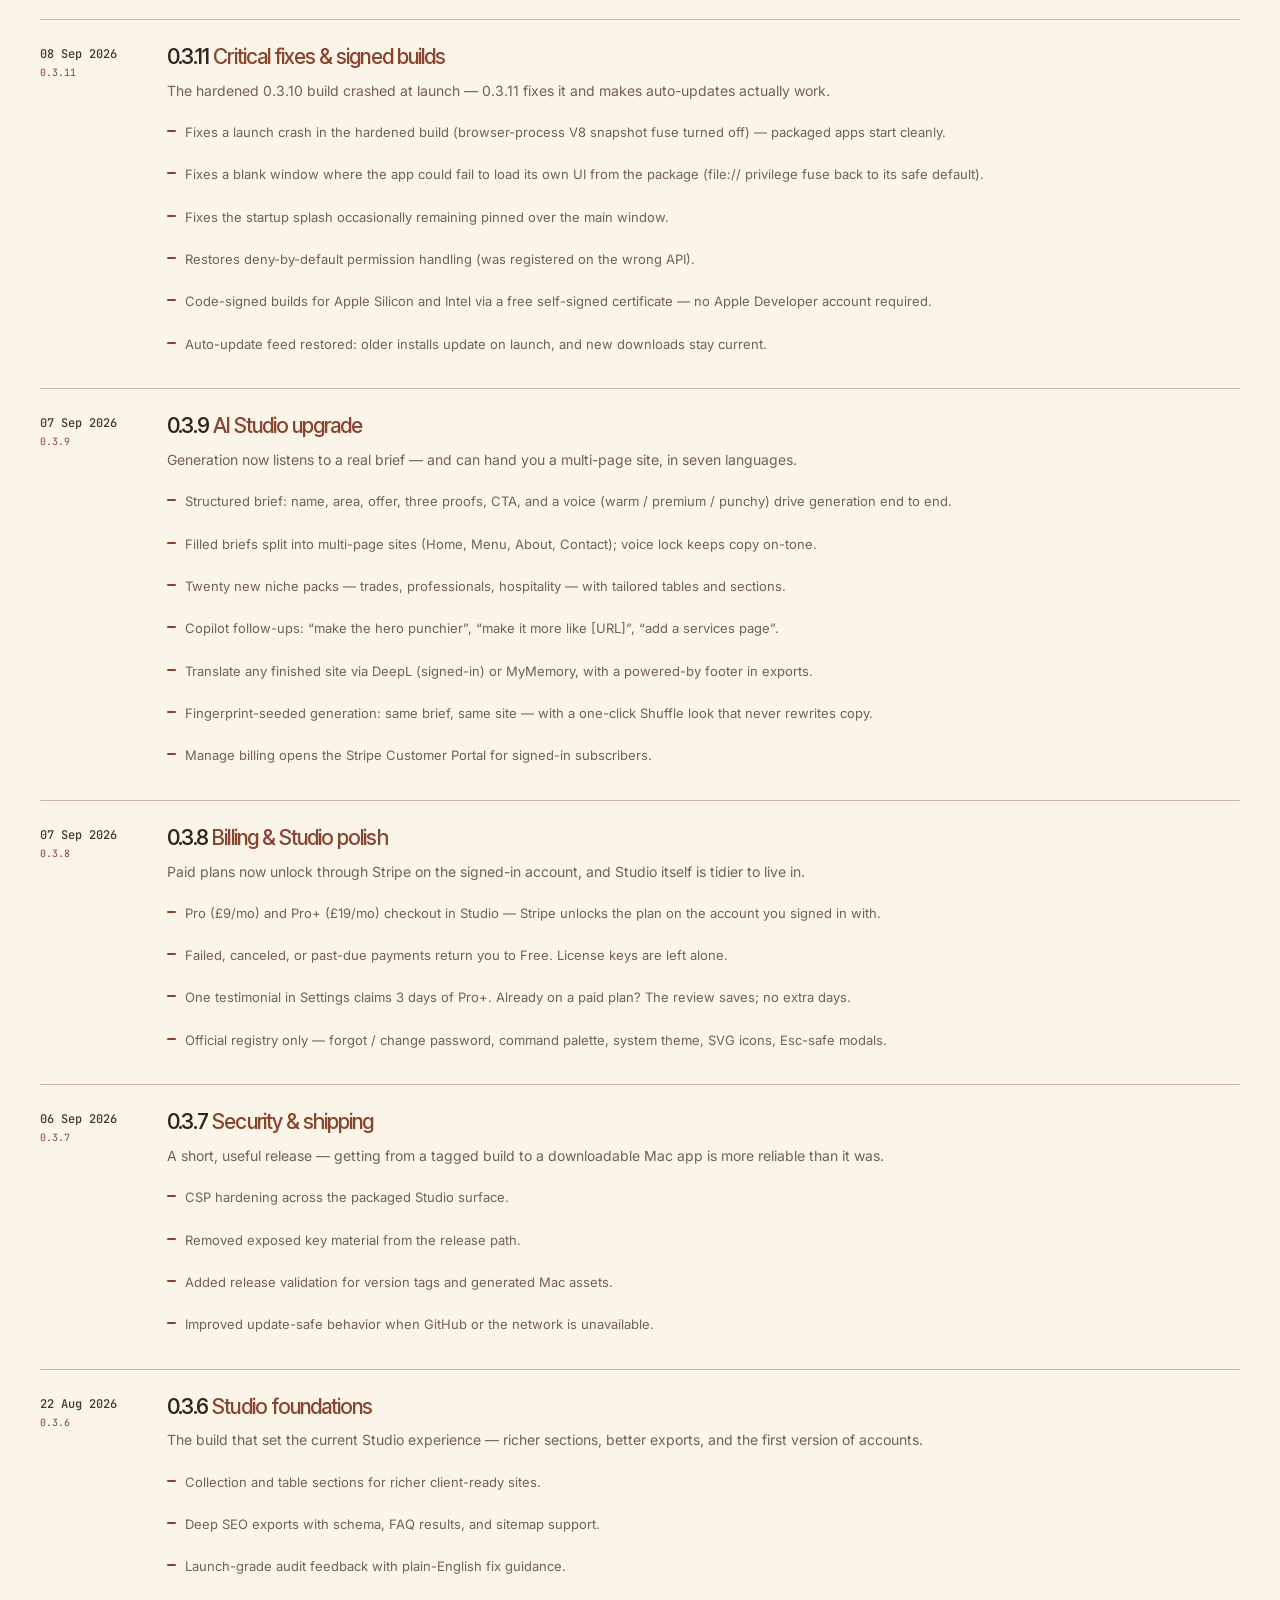
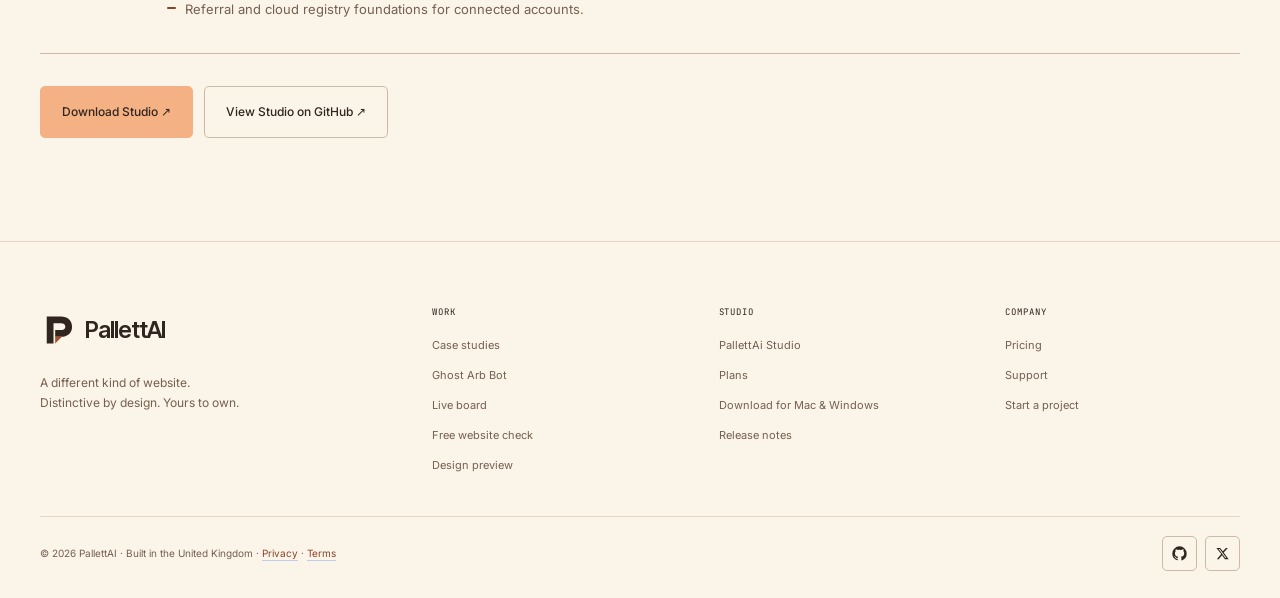
<file: changelog.html>
<!DOCTYPE html>
<html lang="en-GB">
<head>
  <meta charset="UTF-8" />
  <meta name="viewport" content="width=device-width, initial-scale=1.0" />
  <meta name="description" content="PallettAi Studio release notes, product updates, and changelog." />
  <meta name="author" content="PallettAi" />
  <meta name="robots" content="index, follow" />
  <meta name="theme-color" content="#fbf4e8" />
  <link rel="canonical" href="https://pallettai.org/changelog" />
  <meta property="og:type" content="website" />
  <meta property="og:site_name" content="PallettAi" />
  <meta property="og:title" content="Changelog — PallettAi Studio | PallettAi" />
  <meta property="og:description" content="PallettAi Studio release notes, product updates, and changelog." />
  <meta property="og:url" content="https://pallettai.org/changelog" />
  <meta property="og:image" content="https://pallettai.org/share-v3.png" />
  <meta property="og:image:type" content="image/png" />
  <meta property="og:image:width" content="1200" />
  <meta property="og:image:height" content="630" />
  <meta property="og:image:alt" content="PallettAi — A different kind of website." />
  <meta name="twitter:card" content="summary_large_image" />
  <meta name="twitter:title" content="Changelog — PallettAi Studio | PallettAi" />
  <meta name="twitter:description" content="PallettAi Studio release notes, product updates, and changelog." />
  <meta name="twitter:image" content="https://pallettai.org/share-v3.png" />
  <meta name="twitter:image:alt" content="PallettAi — A different kind of website." />
  <title>Changelog — PallettAi Studio | PallettAi</title>
  <meta http-equiv="Content-Security-Policy" content="default-src 'self'; script-src 'self' https://gc.zgo.at; style-src 'self' 'unsafe-inline'; font-src 'self'; img-src 'self' data: https:; connect-src 'self' https://pallettai.goatcounter.com; object-src 'none'; base-uri 'self'; form-action 'none'; frame-src 'none'" />
  <link rel="icon" type="image/png" sizes="32x32" href="favicon-32.png?v=3" />
  <link rel="icon" type="image/svg+xml" href="signal-favicon.svg?v=5" />
  <link rel="apple-touch-icon" href="apple-touch-icon.png?v=3" />
  <link rel="stylesheet" href="theme.css" />
  <link rel="stylesheet" href="motion.css?v=atelier-2" />
  <link rel="stylesheet" href="controls.css" />
  <script src="theme.js" defer></script>
  <script src="motion.js" defer></script>
  <noscript><style>.rv,.up{opacity:1;transform:none}</style></noscript>
  <script data-goatcounter="https://pallettai.goatcounter.com/count" async src="https://gc.zgo.at/count.js"></script>
  <noscript><img src="https://pallettai.goatcounter.com/count?p=/noscript" style="display:none" alt="" /></noscript>
</head>
<body data-page="downloads">
  <a class="skip" href="#top">Skip to content</a>
  <div class="sky" id="sky" aria-hidden="true"></div>
  <header class="nav" id="nav"></header>

  <main class="wrap" id="top">
    <header class="page-hero art-hero"><div class="art-hero-copy">
      <span class="pill"><span class="dot" aria-hidden="true"></span> Product updates</span>
      <h1>What’s new<br /><span class="g">in Studio.</span></h1>
      <p class="lede lede-bar">What changed, and when. The current build is first, then the history. The shorter notes sit here; the longer ones are on GitHub — and the download is at the bottom.</p>
      </div><figure class="edition-art"><span class="art-overline">FORM STUDIES / 06</span><img src="artwork/workspace.svg?v=atelier-2" width="640" height="480" alt="A copper-framed creative canvas built from layered paper shapes." /><figcaption>Always taking shape. <span>Original illustration, not an app screenshot</span></figcaption></figure>
    </header>

    <section class="sec" aria-labelledby="current-release">
      <div class="current up">
        <div>
          <div class="kicker">Latest release · 28 September 2026</div>
          <h2 id="current-release">Two sites from the same brief finally look like two different sites.</h2>
          <p>Generated pages now vary their real proportions — spacing, type scale, corner roundness, borders, shadows and timing — while each visual school keeps its character, and the values travel into the export as live design tokens. Studio also gains local full-text project search, a self-contained project folder you can export, import or turn into a reusable template, and a real WCAG accessibility pass on the page you built.</p>
          <div class="links">
            <a href="downloads.html">Download Studio ↗</a>
            <a href="https://github.com/PallettAi/PallettAI-Studio/blob/main/README.md" target="_blank" rel="noopener">Read the README ↗</a>
            <a href="https://github.com/PallettAi/pallettai-website/releases/tag/v0.4.16" target="_blank" rel="noopener">View release notes ↗</a>
          </div>
        </div>
        <div class="ver-badge" aria-label="Version 0.4.16"><span class="n">0.4.16</span><span class="s">current</span></div>
      </div>
    </section>

    <section class="sec" aria-label="Release history">
      <article class="rel up">
        <div class="when"><b>28 Sep 2026</b>0.4.16</div>
        <div>
          <h2>0.4.16 <span>Every site looks like itself, not like the last one</span></h2>
          <p class="intro">If two sites from the same brief still looked like the same site with a different colour, this is the release that changes it. The proportions that decide how a page actually reads now vary per generation, and three local-first features join them.</p>
          <ul>
            <li><b>Sites stop cloning each other's shape.</b> Corner roundness, spacing, type scale, letter spacing, line height, border weight, shadow depth and animation timing are now varied per generation instead of being fixed by the chosen style. Each of the eight visual schools keeps its own character, so a brutalist site still reads as brutalist — it just no longer measures the same as the last one. These values are written into the export as live design tokens, so the finished page carries the variation with it.</li>
            <li><b>Find anything in your library, entirely on your machine.</b> Full-text search across projects, sections and copy runs locally: no account, no upload, nothing sent anywhere. It matches what you meant rather than the exact words, and it reads your project through a bounded snapshot, so the search can never see more than the list you are searching.</li>
            <li><b>A project folder you can actually hand over.</b> Projects export as a self-contained folder — project.json, assets and version history together — and import straight back. Any project can be saved as a reusable template with placeholder variables. Every operation checks who is asking before it touches the filesystem, and the export no longer builds a shell command out of your file path.</li>
            <li><b>An accessibility pass on the page you built.</b> Studio can run a real WCAG audit against your rendered export using the established axe-core engine, inlined locally under a per-audit content policy. Findings sit alongside the existing design review, and the audit runs sandboxed so your own page scripts never execute during it.</li>
            <li><b>Several faults that could have shipped quietly are fixed.</b> A fractional seed could leave the generator reading past the end of a copy list — a crash that appeared only on some briefs and looked like a bad prompt. A colour-distance check assumed palettes were hex values when most are names, which quietly zeroed a whole originality score. Two IPC channels were registered in a form the security audit cannot read, so they went unchecked. All three now have tests that fail without the fix.</li>
            <li><b>Generation is reproducible again.</b> Freshness now comes from the counter Studio already increments when you ask for another version, rather than from the wall clock. The same brief and settings produce the same site, so a project can be reopened to the result you designed.</li>
            <li><b>More layouts reach real use.</b> Testimonial sections now choose among every layout the catalogue offers instead of collapsing onto one, and four further visual archetypes are available in the stylebook and token tools.</li>
          </ul>
        </div>
      </article>
      <article class="rel up">
        <div class="when"><b>25 Sep 2026</b>0.4.15</div>
        <div>
          <h2>0.4.15 <span>More building, safer delivery, proper offline images</span></h2>
          <p class="intro">A larger Studio release with three practical themes: make the useful things clients ask for, put a real boundary around what ships, and stop an offline export from pretending a remote image is a fallback.</p>
          <ul>
            <li><b>Widget Studio.</b> Describe a roofing quote estimator, mortgage calculator, booking step or another small interactive tool. Studio compiles it into a dependency-free web component, previews the running result, places it in the project and carries it into the static export. The generated code is refused if it tries to use the network, browser storage, workers, cross-frame messaging or navigation.</li>
            <li><b>A verified folder export.</b> A site can now be written straight to a chosen folder and checked file by file against a SHA-256 integrity manifest. The compiler rejects path traversal, remote dependencies, unsafe URLs, asset collisions and generated files that could shadow one another.</li>
            <li><b>Strict security export.</b> The new opt-in setting gives every executable inline script its own SHA-256 policy hash and derives the external origins the finished page actually uses. Fonts, forms, maps, booking tools, analytics and the built-in chat are handled explicitly; if Studio cannot describe a page honestly, it leaves that page unchanged and says why instead of applying half a policy.</li>
            <li><b>Network and app-boundary checks expanded.</b> URL fetches now reject private IPv4 and IPv6 destinations through every redirect, including IPv4-mapped IPv6 forms. IPC channels validate their sender, signed hotfixes are verified before use, and secret storage fails closed rather than quietly falling back to plaintext.</li>
            <li><b>Offline image generation finishes the job.</b> With networking disabled, every empty hero, about and gallery slot receives deterministic, clearly labelled SVG artwork embedded in the file. Creator uploads still take priority, alt text is filled, and a remote URL learned from another site cannot survive into the export.</li>
            <li><b>More presentation and motion controls.</b> Exports can carry an optional visitor dark-mode toggle, print-specific styles, a branded 404 and a web-app manifest. Three reusable scroll effects — reveal, parallax and kinetic type — ship with progressive fallbacks and respect reduced-motion preferences.</li>
            <li><b>A safer local copy path.</b> The new desktop copy engine removes generic AI phrasing, applies warm, premium, punchy and editorial voice locks, and writes a selected result into the intended part of a section without flattening its markup. It works without a model and falls back locally when one is absent or fails.</li>
            <li><b>The release gate grew with the product.</b> New suites cover the complete prompt-to-widget-to-export path, the real Electron app, copy rewriting, static compilation, verified folder writing, motion classes, launch extras, redirect and IPv6 SSRF cases, strict export on real Builder pages, and offline artwork. A receipt proves the real-app suites actually ran rather than passing without doing anything.</li>
            <li><b>The public site is clearer and more honest.</b> A light-first visual refresh rolls across the download, changelog, support, legal and referral pages. The homepage's report preview is now plainly labelled as a sample rather than presenting illustrative numbers as a live result.</li>
          </ul>
        </div>
      </article>
      <article class="rel up">
        <div class="when"><b>24 Sep 2026</b>0.4.14</div>
        <div>
          <h2>0.4.14 <span>The generator works again</span></h2>
          <p class="intro">If generation refunded your credit the moment you pressed Create, this is the release that fixes it — and closes the gap that let it ship.</p>
          <ul>
            <li><b>Site generation works again.</b> A debug trace left in the generator read a setting that only exists when Studio runs outside its own window. Inside the app that read threw, so every run failed before a single section was built — and the credit was correctly refunded, because the action had failed. Nothing about your brief was the problem.</li>
            <li><b>The failure was invisible to the tests, and that is now fixed.</b> Studio's checks run in an environment that has things the real app does not, so code that breaks the app can pass every one of them. A release is now refused if any file Studio loads in its window depends on something that is not actually there. The check was verified by putting the fault back: it fails, naming the file and line.</li>
            <li><b>Tested in the real app, not a test harness.</b> Generation was driven through the actual interface: it builds the project, opens the Designer with a rendered preview, spends one credit and keeps it.</li>
            <li><b>Everything from 0.4.13 ships here too:</b> a visible hand-off when you choose "Restart now", a "Later" that genuinely installs on your next quit, and a Skip message that tells you what happens to a downloaded update. This release is also the first real test of that update flow.</li>
          </ul>
        </div>
      </article>
      <article class="rel up">
        <div class="when"><b>24 Sep 2026</b>0.4.13</div>
        <div>
          <h2>0.4.13 <span>A manual update you can see, and trust</span></h2>
          <p class="intro">0.4.12 fixed updates arriving on their own. This release fixes the two places where asking for one yourself told you less than the truth.</p>
          <ul>
            <li><b>“Restart now” shows its work.</b> Starting an update from the menu handed over to the installer with no window on screen — and on an older machine that expansion takes minutes, which looked exactly like a crash. It now shows the same progress screen the launch check uses, with <b>Skip</b> still clickable throughout, and returns your window if the hand-off does not complete.</li>
            <li><b>“Later” now really means later.</b> The prompt has always said a deferred update installs when you quit, but Studio had deliberately disabled that to stop the installer racing its own safe hand-off. Choose Later and the already-downloaded update is genuinely armed for your next quit.</li>
            <li><b>Skip says what happens to your update.</b> Skipping before the download finishes loses the work; skipping after it keeps it for your next quit. The message under the button now distinguishes the two instead of always claiming you will be asked again.</li>
            <li><b>Everything from 0.4.12 and 0.4.11 ships here too:</b> the guarded installer hand-off that made automatic updates finish, six visual archetypes, the section toolbar, Design Tokens with a measured contrast reading, and Studio Guides.</li>
          </ul>
        </div>
      </article>
      <article class="rel up">
        <div class="when"><b>23 Sep 2026</b>0.4.12</div>
        <div>
          <h2>0.4.12 <span>An update that finishes, and an app that comes back</span></h2>
          <p class="intro">Two reports of the same thing — “it downloads, then nothing” — traced to one hand-off. Update 0.4.11 itself is unaffected: this release is about the mechanism that carries it.</p>
          <ul>
            <li><b>Studio no longer leaves too early.</b> On macOS the installer expands the downloaded archive inside Studio's own process, and only then starts the helper that swaps the app. Studio was quitting when the <i>download</i> completed — one step before that expansion — so the archive was cut short and the update thrown away silently. It now waits for the installer's own ready signal, and the <b>Skip</b> button stays available for the whole wait, however long the expansion takes.</li>
            <li><b>Studio reopens when the update is done.</b> The installer was being handed an instruction not to relaunch the app, so a finished update left you with a closed Studio and nothing to open. That instruction is corrected: a completed install ends with the new version running.</li>
            <li><b>A slow expansion can no longer lose the update.</b> Expanding a 240 MB build takes minutes on an older machine. If that cannot be confirmed, Studio opens anyway, keeps the downloaded update and installs it the next time you quit — rather than closing and leaving you guessing.</li>
            <li><b>Everything from 0.4.11 ships here too:</b> six visual archetypes for generation, the section toolbar in the preview, Design Tokens with a measured WCAG reading, and the searchable Studio Guides tab.</li>
          </ul>
        </div>
      </article>
      <article class="rel up">
        <div class="when"><b>23 Sep 2026</b>0.4.11</div>
        <div>
          <h2>0.4.11 <span>Six directions, one section at a time</span></h2>
          <p class="intro">The complaint this release answers is the one that matters most to a studio selling sites: two briefs in the same trade came back as the same website. A generation prompt with named visual archetypes fixes the source of that, and the preview gained the controls to keep pushing a site further once it exists.</p>
          <ul>
            <li><b>Six visual archetypes, not six palettes.</b> Generation now picks between editorial magazine, bento glass, brutalist kinetic, neo-minimalist, organic clay and retro cyberpunk — differing in type, rhythm, borders, button shape and motion as well as colour, with the chosen archetype's own tokens written into the export.</li>
            <li><b>The section toolbar.</b> Select a section in the preview and act on that section: rewrite its copy, change its layout, or open a prompt pre-filled with the section named. Each button writes a sentence into Copilot rather than editing behind its back, so the change takes one credit where it should, arrives as a single undo step, and is refused with a reason when the request does not make sense.</li>
            <li><b>Design Tokens with a real contrast reading.</b> Brand colour, surface, section rhythm, button radius and button shadow are editable against the open project and the badge measures body text on surface (WCAG AA), not a decorative pair. Every edit survives a reopen and lands in the exported files.</li>
            <li><b>Studio Guides.</b> A searchable offline knowledge base covering design DNA, contrast, SEO launch checks, treating client facts as fixed, static-export rules and prompt craft.</li>
            <li><b>Layout commands land on the section you pointed at.</b> "Make the second section floating chips" used to resolve to the last section of that kind — invisible on a site with one of them, and the wrong edit on a site with two.</li>
            <li><b>The features now exist in installed builds.</b> Four feature scripts were loaded by the shell and missing from the packaged app, so they worked in development and vanished for anyone who downloaded Studio. The release gate now fails a build whose shell loads a script the packager would not ship.</li>
          </ul>
        </div>
      </article>
      <article class="rel up">
        <div class="when"><b>21 Sep 2026</b>0.4.10</div>
        <div>
          <h2>0.4.10 <span>A dependable launch and a safer update path</span></h2>
          <p class="intro">This release is about getting back to work without friction: older machines get a lighter rendering path, optional canvas engines no longer affect the normal shell, and the updater has a bounded hand-off instead of racing macOS.</p>
          <ul>
            <li><b>Reliable on older hardware.</b> Studio falls back to software rendering when Electron cannot initialise graphics acceleration, and low-power machines automatically reduce expensive blur, shadow and hover work.</li>
            <li><b>Advanced Canvas loads on demand.</b> GrapesJS and VvvebJS remain local and pinned, but they are not loaded during normal startup. Open Advanced Canvas when you need them; if a canvas dependency fails, the main Studio remains usable.</li>
            <li><b>Updates no longer race the app.</b> The installer hand-off waits for the archive stage, closes the startup window cleanly and leaves a skip route if a check stalls. Implicit installation on quit is disabled so macOS does not run two installer paths.</li>
            <li><b>Signed data-only hotfix channel.</b> Bounded feature flags, copy, template hints and release notes can be verified and applied without replacing executable code. Invalid, expired or unsigned data is ignored and the normal bundled app remains the fallback.</li>
            <li><b>Faster navigation.</b> Tab changes use a small compositor-friendly fade instead of snapshotting the whole app, with reduced-motion support retained.</li>
          </ul>
        </div>
      </article>
      <article class="rel up">
        <div class="when"><b>19 Sep 2026</b>0.4.9</div>
        <div>
          <h2>0.4.9 <span>A considered creative direction before generation</span></h2>
          <p class="intro">The generator now behaves more like an art director and strategist than a prompt-to-template button. It asks what matters, offers routes, explains its reasoning and keeps the chosen identity reusable.</p>
          <ul>
            <li><b>Shape the brief first.</b> A short adaptive interview captures the visitor goal, audience, visual personality and proof available, then feeds those answers into the generation plan.</li>
            <li><b>Choose a creative route.</b> The concept board presents contrasting visual directions before the full site is built, so the user can select a point of view rather than accept a random palette.</li>
            <li><b>See the strategy behind the site.</b> The generation receipt shows the primary visitor action, conversion strategy, proof approach, required sections, objections and signature visual moment. Strategy and signature controls can be refined before generating another direction.</li>
            <li><b>Reuse the systems that work.</b> Pro users can save a finished project as a personal starter, keeping its pages, sections and design while leaving behind the previous client’s details, copy and imagery by default.</li>
            <li><b>More resilient delivery.</b> Background jobs enforce single-flight work with bounded retries and cancellation, while optional crash reports scrub sensitive values before any upload. Both paths are covered by the release gate.</li>
          </ul>
        </div>
      </article>
      <article class="rel up">
        <div class="when"><b>18 Sep 2026</b>0.4.8</div>
        <div>
          <h2>0.4.8 <span>A distinct creative direction for every brief</span></h2>
          <p class="intro">The generator now treats design as a composition, not a colour shuffle. Each new site receives a fresh, saved direction that stays editable after creation.</p>
          <ul>
            <li><b>More than a new palette.</b> Typography pairing, hero treatment, section rhythm, optional sections, navigation treatment, layout variants, motion signature and container spacing now vary together.</li>
            <li><b>A structured design grammar.</b> Menu-first, gallery-forward, proof-first, product-led, motion-led and quiet editorial compositions give the site a reason to exist before its copy is filled in.</li>
            <li><b>Self-critique before the designer opens.</b> Studio checks for generic repetition, weak hierarchy and risky composition, then applies only safe, reversible repairs that do not override locked branding or invent client claims.</li>
            <li><b>Safer intelligence.</b> Facts carry provenance, reference sites are inspiration rather than claim sources, image prompts get niche-aware art direction, and sections can be targeted precisely from the rendered preview.</li>
            <li><b>Mac and Windows downloads stay aligned.</b> The public download page now resolves the current arm64, Intel and Windows x64 assets from the same published release.</li>
          </ul>
        </div>
      </article>
      <article class="rel up">
        <div class="when"><b>17 Sep 2026</b>0.4.7</div>
        <div>
          <h2>0.4.7 <span>An updater that finishes</span></h2>
          <p class="intro">This is a repair rather than a feature, and it is worth explaining because the fault looked like a freeze. On macOS, installing an update means handing the job to the system’s installer, which replaces the app only once the running copy is gone. Studio asked it to install and then never quit — so the installer waited for a process that was never going to exit. Measured on a real machine: eight minutes of nothing, then installation completed six seconds after the process was killed by hand.</p>
          <ul>
            <li><b>The app now leaves for its own update.</b> The updater window closes, the process exits, and the installer swaps the app in seconds. Restarting to install an update is a restart again — no force-quit, and nothing to know about how macOS installs software.</li>
            <li><b>A stalled update can no longer lock you out.</b> The update check runs before your workspace opens, so anything that hung there meant a window you could not dismiss and no way into your own projects. A few seconds in, that window now offers <b>Skip the update and open Studio</b>: the version you already have opens with your work where you left it, and the update is offered again next time you open Studio. A bad connection costs you a restart, not access.</li>
            <li><b>Updates name their version.</b> The prompt that asks you to restart now names the version waiting to be installed, rather than asking about “a new version”.</li>
            <li><b>Windows is current again.</b> The Windows build had no release of its own since 0.4.5, and its updater reads the manifest from the newest published release — which the last two releases did not carry, so a Windows install had nothing to find and no way forward. 0.4.7 publishes the Windows installer and that manifest. It is still unsigned, so SmartScreen asks once on install; the note on the <a href="downloads.html">download page</a> explains the click.</li>
          </ul>
        </div>
      </article>
      <article class="rel up">
        <div class="when"><b>17 Sep 2026</b>0.4.6</div>
        <div>
          <h2>0.4.6 <span>A site that answers, and a site that dates itself</span></h2>
          <p class="intro">Website chatbots are normally a hosted service: an API key, a subscription, per-seat pricing, and every visitor’s question passing through someone else’s server. Everything in this release runs inside the file you export — and keeps working if you stop paying us.</p>
          <ul>
            <li><b>Concierge.</b> An “Ask us” panel on the site itself, answering from a knowledge pack you fill in — hours, prices, services, the area you cover, a booking link, plus any question you get asked. It runs in the visitor’s browser: no server, no API key, and nothing leaves the page until someone presses send. It is built to refuse rather than guess, because a chatbot that invents an answer is worse than one that says it does not know — anything it cannot place becomes an enquiry through the form your site already delivers. Choose your own wording for the greeting, every answer, and the reply when it does not know. It doubles as an accessible FAQ, since it is keyboard- and screen-reader-operable and needs no JavaScript-optional rendering.</li>
            <li><b>Self-scheduling content.</b> A dated strip above the navigation that is written once and then behaves. Put an offer up with an end date and it removes itself after midnight; add seasonal or term-time hours and they appear on the day. There is no cron job and nothing to remember: content already expired when you export is dropped from the file entirely, and live or upcoming entries reveal themselves in the visitor’s own browser. End dates are inclusive and read as the visitor’s local day, so nothing disappears a day early for anyone in a different timezone.</li>
            <li><b>Shared links finally unfurl with a picture.</b> Every site has always generated a share card, but it was handed over as an SVG — and X, WhatsApp and LinkedIn will not render an SVG share image, so most shared links showed a bare title instead. The card is now rasterised to a PNG at export, so a link to your site shows the artwork. The same export pass declares each image’s dimensions, which stops photographs shoving the page around while they load.</li>
            <li><b>Site Care.</b> A new view for the part of the job that comes after delivery. It sweeps every project you have shipped and reports what has quietly stopped being true: a date that has passed, a price still beside last year, placeholder or sample text nobody replaced, a section left empty that the next export will fill with stock photos, images missing alt text, and links that point at nothing.</li>
          </ul>
        </div>
      </article>
      <article class="rel up">
        <div class="when"><b>16 Sep 2026</b>0.4.5</div>
        <div>
          <h2>0.4.5 <span>Licence keys, properly handled</span></h2>
          <p class="intro">A small release about one thing: the key we issue you. Two faults — one about entering a key, one about keeping it.</p>
          <ul>
            <li>A licence key could only be entered as the last row of the plan grid, and the Upgrade button that opens that grid is hidden once an account is on a paid plan — so the one person most likely to be holding a key was the one person with no visible way to type it in. Settings now offers <b>Redeem a licence key</b> under Plan &amp; billing, on every plan, with the referral box beside it. Verification is unchanged; only the door is new.</li>
            <li>A key issued to never expire was safe from a cancellation but not from a renewal. Any paid event from the payment provider relabelled the entitlement and copied the subscription’s period end onto the key, so a lifetime licence quietly acquired a date it had never been given — and the cancellation after that read as revoking something that was never revocable at all. A licence now outranks a subscription on renewals too: it keeps its own tier, the tier may only move upward, and no expiry is written onto it. Billing, the customer portal and your receipts are untouched.</li>
          </ul>
        </div>
      </article>
      <article class="rel up">
        <div class="when"><b>16 Sep 2026</b>0.4.4</div>
        <div>
          <h2>0.4.4 <span>Does it understand what you asked?</span></h2>
          <p class="intro">Seven changes to one question: whether Studio acts on what you said or merely on the words you used. A refusal stops being an instruction, a scope stops being dropped, undo stops being wholesale — and the moment a site goes live is gated rather than hoped for.</p>
          <ul>
            <li>The end of opposite-day edits. “Do not make it dark” switched the site to Midnight; “I don’t like the editorial look” applied it; “not the candy palette” switched to Candy. A message is now read once for what it is — request, refusal, rejection, praise, description or question — before anything is planned. A design change happens only when one was asked for, and a refusal is answered with alternatives the engine can actually run, never with the palette that just failed its own contrast check.</li>
            <li>Scope and limits, read as written. “Make the pricing and faq sections consistent” names two places and one instruction, and used to leave the faq silently alone — so the client believed it was handled. “Every section” was dropped entirely. Now a scope word becomes one edit per section, and only where the write actually lands: a map, embed or countdown keeps its content elsewhere, so rewriting it would have taken a credit and changed nothing visible. “Make it more premium but keep the words” is honoured instead of dropped, and the copilot carries an instruction forward (“same for the FAQ”) while pointing at a section by position — refusing a target it cannot resolve rather than quietly editing the one it was already on.</li>
            <li>Undo that leaves the rest of your work alone. ⌘Z walks backwards a step at a time, but the sentence you type is “put the colours back”, and answering that with “I undid your last change” asks you to remember what order you did things in. A change is not one thing — “make the hero punchier and switch to ocean” moved two independent paths — so the copilot now works in paths, restoring the most recent change to the one you named and leaving every later change intact.</li>
            <li>Publish is gated on the failures that only exist live. Two pages exporting to the same file (the zip is valid, one page is simply missing), a menu link to a page that was never made, an enquiry with nowhere to go, an insecure http:// destination, a blank description, nothing to publish at all. Each is visitor-visible and invisible everywhere else, and each now stops the button with a reason.</li>
            <li>Sites that stay true once you have moved on. A new audit asks what no other one asks — is this still true? Placeholder copy never filled in, our own template’s sample address and phone number, an event date that has passed, last year’s price beside your money, # links, images with no alt. It reports what is not the owner’s rather than what is blank, because the renderer substitutes template samples rather than leaving a section empty.</li>
            <li>Smaller, but everywhere: free-tier sites carry your own referral link in the badge, so every site you sell recruits for you, and Pro+ exports ship no badge styles at all; generated sites gained animated backgrounds that bind to your palette and honour motion settings; the wheel’s grand prize is now a month of Pro+; the free tier went from 3 AI credits to 7; and “Report a Bug” no longer opens a 404.</li>
            <li>Billing moved to Dodo Payments, and the account binding moved off the client. Stripe’s payment links carried the account id in a query string anyone could edit, so Pro could be bought for — or as — somebody else. Checkout now reads your account from your verified sign-in instead, and the webhook verifies Dodo’s signature before granting anything.</li>
          </ul>
        </div>
      </article>
      <article class="rel up">
        <div class="when"><b>14 Sep 2026</b>0.4.3</div>
        <div>
          <h2>0.4.3 <span>Exports that prove themselves</span></h2>
          <p class="intro">Ten upgrades to one thing: the folder a client walks away with. It is faster, usable without a mouse, right to its edges — and it now comes with the evidence to back it up.</p>
          <ul>
            <li>A delivery report and a manifest in every export: what was measured, what is worth fixing, and a SHA-256 for every file. Anyone you send the folder to can confirm it is unaltered rather than taking your word for it.</li>
            <li>A share image per page, drawn from your own palette, so a link unfurls as the page it points at. A mistyped URL lands on a 404 wearing the site’s own navigation, not the host’s.</li>
            <li>Host policy files, security headers included — so a site is hardened from the first upload rather than depending on a chat message about which boxes to tick.</li>
            <li>Images offer the browser a smaller file wherever the host can resize, so a phone stops downloading a desktop-sized picture. Keyboard visitors get a skip link, a focus ring the site’s own styles cannot remove, and navigation that says which page they are on.</li>
            <li>Your design system exports as CSS, JSON and a working Tailwind config. Copy is read for clarity, and every link, anchor and asset is resolved before you send it — five real defects were found in our own export while building this, including a Contact link that led nowhere.</li>
          </ul>
        </div>
      </article>
      <article class="rel up">
        <div class="when"><b>14 Sep 2026</b>0.4.2</div>
        <div>
          <h2>0.4.2 <span>Client edits, change notes &amp; measured speed</span></h2>
          <p class="intro">Client feedback no longer only describes what should change — it makes the change. And when you send the next link, you can prove what you did.</p>
          <ul>
            <li>Feedback that makes the edit: importing a client’s notes now tells you what Studio can do about each one before you click — a shorter feature list, a dropped section, a rename, a reorder or a corrected email all land in one edit. Anything it isn’t certain about is handed to the Copilot with the section already attached, rather than guessed at.</li>
            <li>What changed since they reviewed: importing feedback sets a baseline, and from then on one button writes the note you would otherwise write by hand — what changed, grouped into structure, wording and look, in plain language, with nothing internal and no edit left out.</li>
            <li>Performance you can prove: the publish gate weighs the finished export instead of estimating it — the exact transfer size of every page after a real compression pass, plus what it found. A typical site now comes in well under 30 KB.</li>
            <li>Publish to Vercel and Cloudflare Pages: one-click publishing now covers both alongside Netlify and Neocities, for the clients who want the site on their own account and their own domain. Tokens never leave your machine.</li>
          </ul>
        </div>
      </article>
      <article class="rel up">
        <div class="when"><b>12 Sep 2026</b>0.4.0</div>
        <div>
          <h2>0.4.0 <span>Cloud vault, client handoff &amp; AI upgrades</span></h2>
          <p class="intro">Studio now keeps your work in the cloud, reads a usable palette out of any image, remembers the briefs you reuse, and hands clients a site they can edit themselves.</p>
          <ul>
            <li>Cloud project vault: sign in and every project backs itself up — restore on a new machine, merge edits made across devices, and delete with confidence.</li>
            <li>Palette from any image: drop a client photo or logo into Database ▸ Palettes and the Color Lab extracts a guaranteed-accessible palette in one click — all offline, nothing uploaded.</li>
            <li>Saved client briefs: save any prompt and brief, then reload it in one click for repeat clients and seasonal rebuilds.</li>
            <li>Clients can edit their own site: the Client handoff ZIP now includes a built-in content editor, so a client clicks Edit text on their live site, saves, and re-uploads — no Studio on their machine.</li>
          </ul>
        </div>
      </article>
      <article class="rel up">
        <div class="when"><b>09 Sep 2026</b>0.3.13</div>
        <div>
          <h2>0.3.13 <span>What’s New modal</span></h2>
          <p class="intro">Studio greets returning users with a once-per-version highlight — and behind it, every project quietly remembers where it left off.</p>
          <ul>
            <li>What’s New: a dismiss-once-per-version modal with the 0.3.12 highlights and a link to the full changelog.</li>
            <li>Command palette entry — type <em>What’s new</em> to reopen it on demand.</li>
            <li>Shared release-notes registry so the modal, the website, and future updates all speak from one source.</li>
          </ul>
        </div>
      </article>
      <article class="rel up">
        <div class="when"><b>09 Sep 2026</b>0.3.12</div>
        <div>
          <h2>0.3.12 <span>Color Lab &amp; first-draft generate</span></h2>
          <p class="intro">Studio now looks like one instrument from the rail through QR and Settings, and a first draft arrives with better photos and a layout that fits the job.</p>
          <ul>
            <li>Color Lab chrome across Dashboard, Templates, Designer, AI Studio, Suites, Database, QR Codes, and Settings.</li>
            <li>One icon and view registry, so new surfaces can be added without restyling the shell.</li>
            <li>QR Codes for a link, Wi-Fi network, email, call, text, or contact card — on this device, no account.</li>
            <li>Generate lands ranked topic-matched photos and a composed layout, not a generic skeleton.</li>
            <li>Drop your own photos on the live preview to swap them.</li>
          </ul>
        </div>
      </article>
      <article class="rel up">
        <div class="when"><b>08 Sep 2026</b>0.3.11</div>
        <div>
          <h2>0.3.11 <span>Critical fixes &amp; signed builds</span></h2>
          <p class="intro">The hardened 0.3.10 build crashed at launch — 0.3.11 fixes it and makes auto-updates actually work.</p>
          <ul>
            <li>Fixes a launch crash in the hardened build (browser-process V8 snapshot fuse turned off) — packaged apps start cleanly.</li>
            <li>Fixes a blank window where the app could fail to load its own UI from the package (file:// privilege fuse back to its safe default).</li>
            <li>Fixes the startup splash occasionally remaining pinned over the main window.</li>
            <li>Restores deny-by-default permission handling (was registered on the wrong API).</li>
            <li>Code-signed builds for Apple Silicon and Intel via a free self-signed certificate — no Apple Developer account required.</li>
            <li>Auto-update feed restored: older installs update on launch, and new downloads stay current.</li>
          </ul>
        </div>
      </article>
      <article class="rel up">
        <div class="when"><b>07 Sep 2026</b>0.3.9</div>
        <div>
          <h2>0.3.9 <span>AI Studio upgrade</span></h2>
          <p class="intro">Generation now listens to a real brief — and can hand you a multi-page site, in seven languages.</p>
          <ul>
            <li>Structured brief: name, area, offer, three proofs, CTA, and a voice (warm / premium / punchy) drive generation end to end.</li>
            <li>Filled briefs split into multi-page sites (Home, Menu, About, Contact); voice lock keeps copy on-tone.</li>
            <li>Twenty new niche packs — trades, professionals, hospitality — with tailored tables and sections.</li>
            <li>Copilot follow-ups: “make the hero punchier”, “make it more like [URL]”, “add a services page”.</li>
            <li>Translate any finished site via DeepL (signed-in) or MyMemory, with a powered-by footer in exports.</li>
            <li>Fingerprint-seeded generation: same brief, same site — with a one-click Shuffle look that never rewrites copy.</li>
            <li>Manage billing opens the Stripe Customer Portal for signed-in subscribers.</li>
          </ul>
        </div>
      </article>
      <article class="rel up">
        <div class="when"><b>07 Sep 2026</b>0.3.8</div>
        <div>
          <h2>0.3.8 <span>Billing &amp; Studio polish</span></h2>
          <p class="intro">Paid plans now unlock through Stripe on the signed-in account, and Studio itself is tidier to live in.</p>
          <ul>
            <li>Pro (£9/mo) and Pro+ (£19/mo) checkout in Studio — Stripe unlocks the plan on the account you signed in with.</li>
            <li>Failed, canceled, or past-due payments return you to Free. License keys are left alone.</li>
            <li>One testimonial in Settings claims 3 days of Pro+. Already on a paid plan? The review saves; no extra days.</li>
            <li>Official registry only — forgot / change password, command palette, system theme, SVG icons, Esc-safe modals.</li>
          </ul>
        </div>
      </article>
      <article class="rel up" style="--d:.06s">
        <div class="when"><b>06 Sep 2026</b>0.3.7</div>
        <div>
          <h2>0.3.7 <span>Security &amp; shipping</span></h2>
          <p class="intro">A short, useful release — getting from a tagged build to a downloadable Mac app is more reliable than it was.</p>
          <ul>
            <li>CSP hardening across the packaged Studio surface.</li>
            <li>Removed exposed key material from the release path.</li>
            <li>Added release validation for version tags and generated Mac assets.</li>
            <li>Improved update-safe behavior when GitHub or the network is unavailable.</li>
          </ul>
        </div>
      </article>
      <article class="rel up" style="--d:.08s">
        <div class="when"><b>22 Aug 2026</b>0.3.6</div>
        <div>
          <h2>0.3.6 <span>Studio foundations</span></h2>
          <p class="intro">The build that set the current Studio experience — richer sections, better exports, and the first version of accounts.</p>
          <ul>
            <li>Collection and table sections for richer client-ready sites.</li>
            <li>Deep SEO exports with schema, FAQ results, and sitemap support.</li>
            <li>Launch-grade audit feedback with plain-English fix guidance.</li>
            <li>Referral and cloud registry foundations for connected accounts.</li>
          </ul>
        </div>
      </article>

      <div class="btns" style="margin-top:32px">
        <a class="btn go" href="downloads.html">Download Studio ↗</a>
        <a class="btn alt" href="https://github.com/PallettAi/PallettAI-Studio" target="_blank" rel="noopener">View Studio on GitHub ↗</a>
      </div>
    </section>
  </main>

  <footer id="site-footer"></footer>
</body>
</html>
</file>
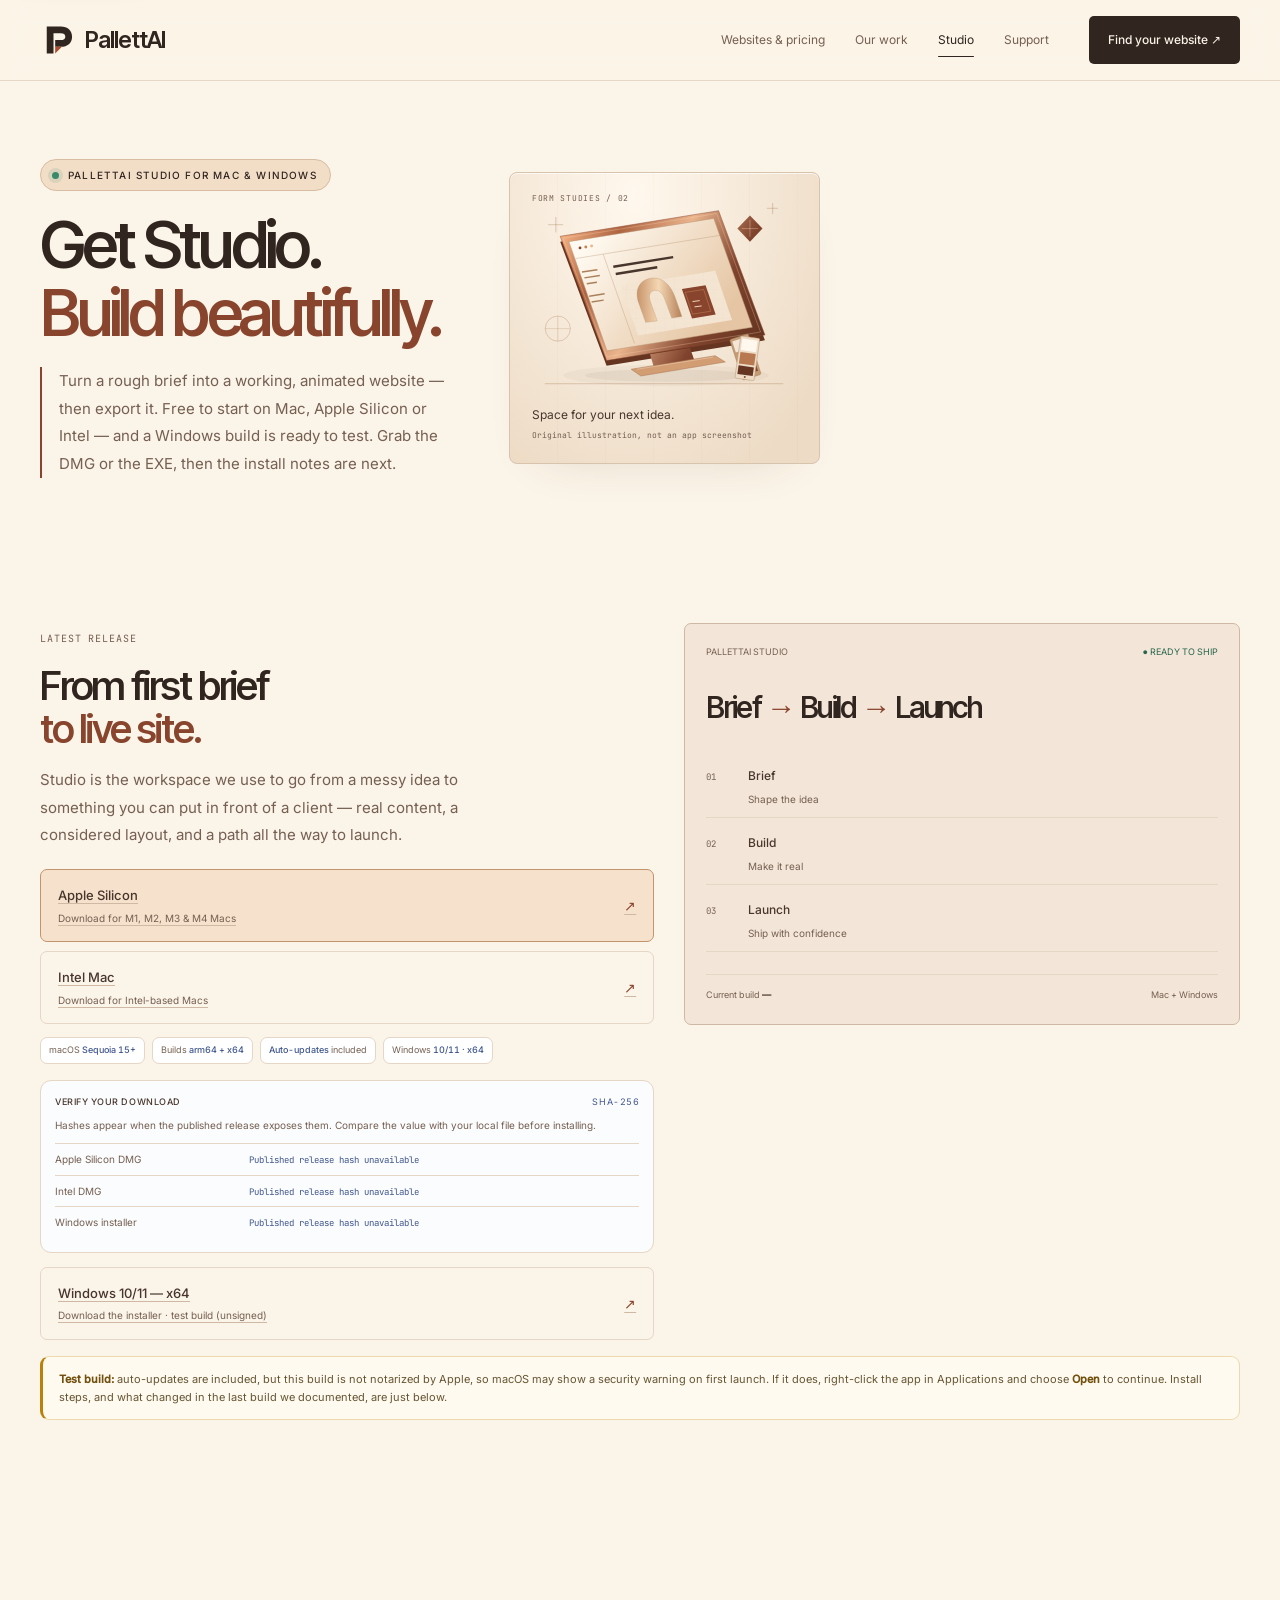
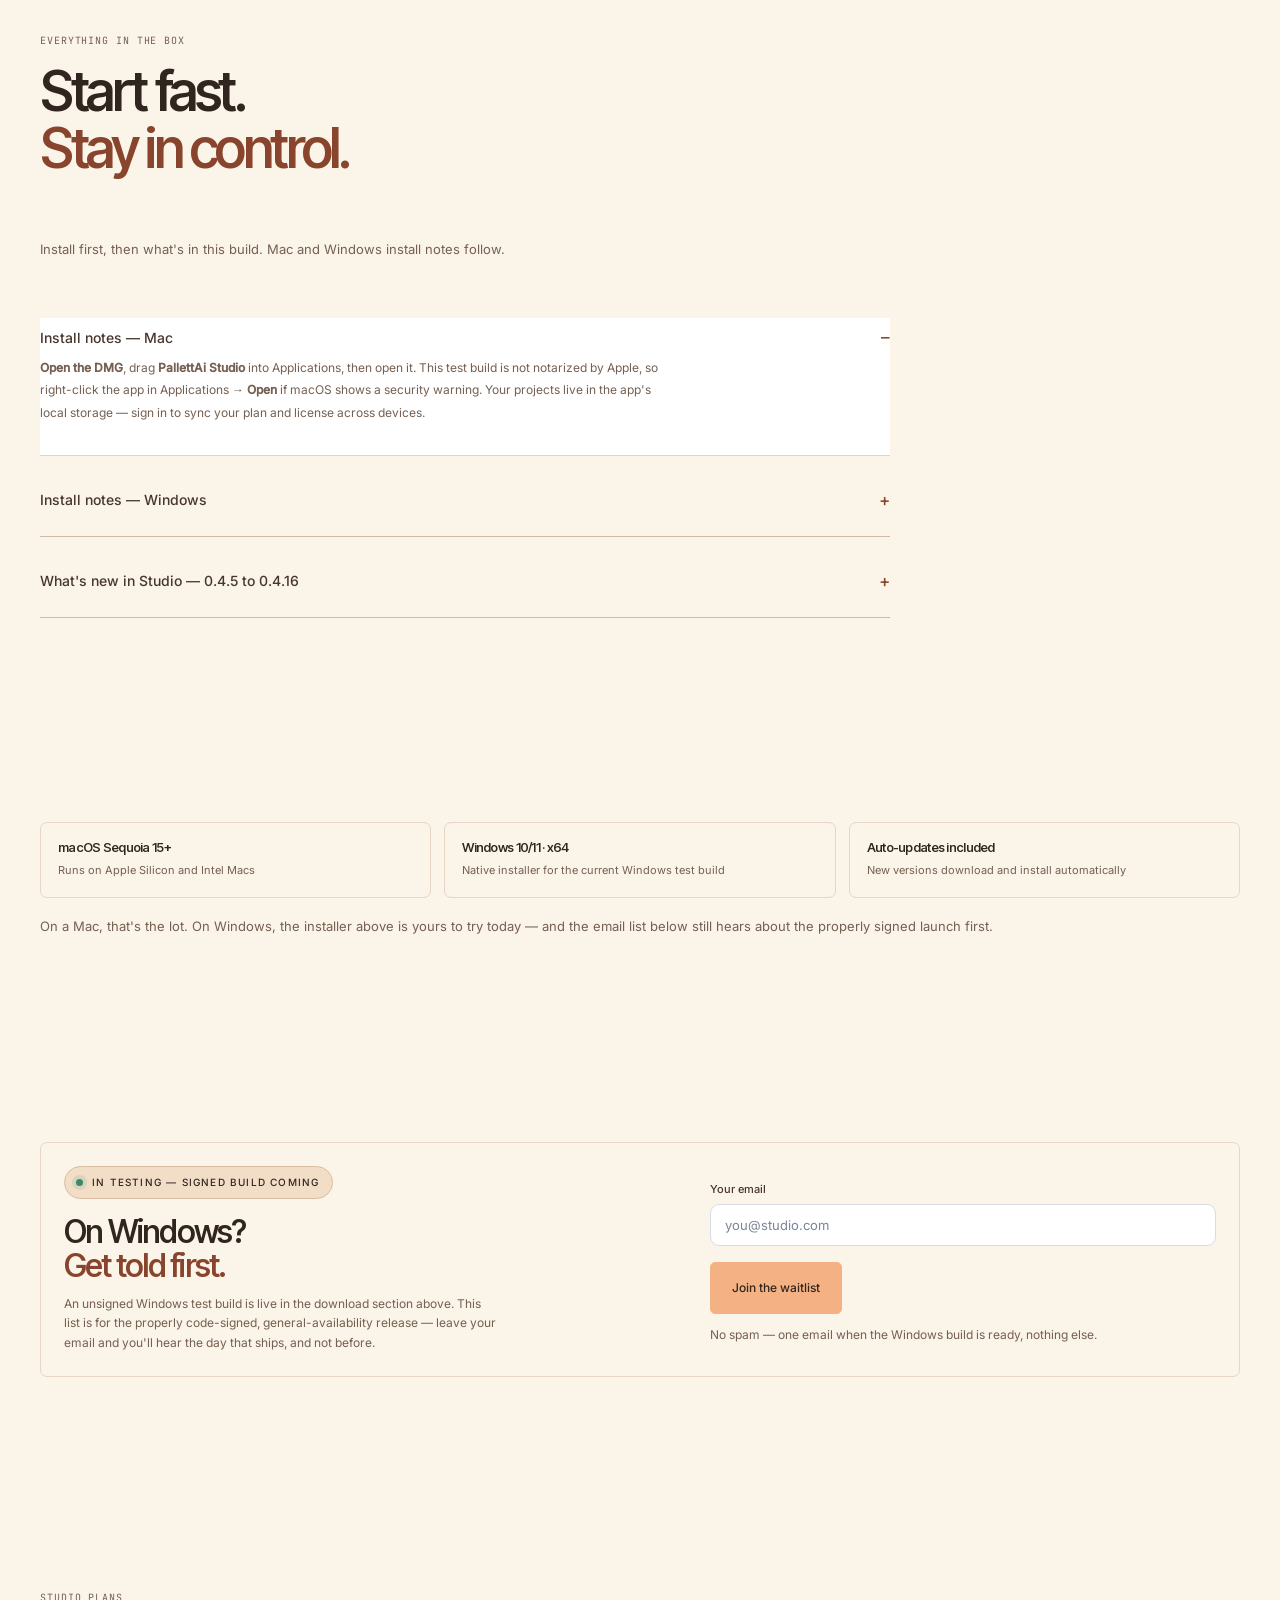
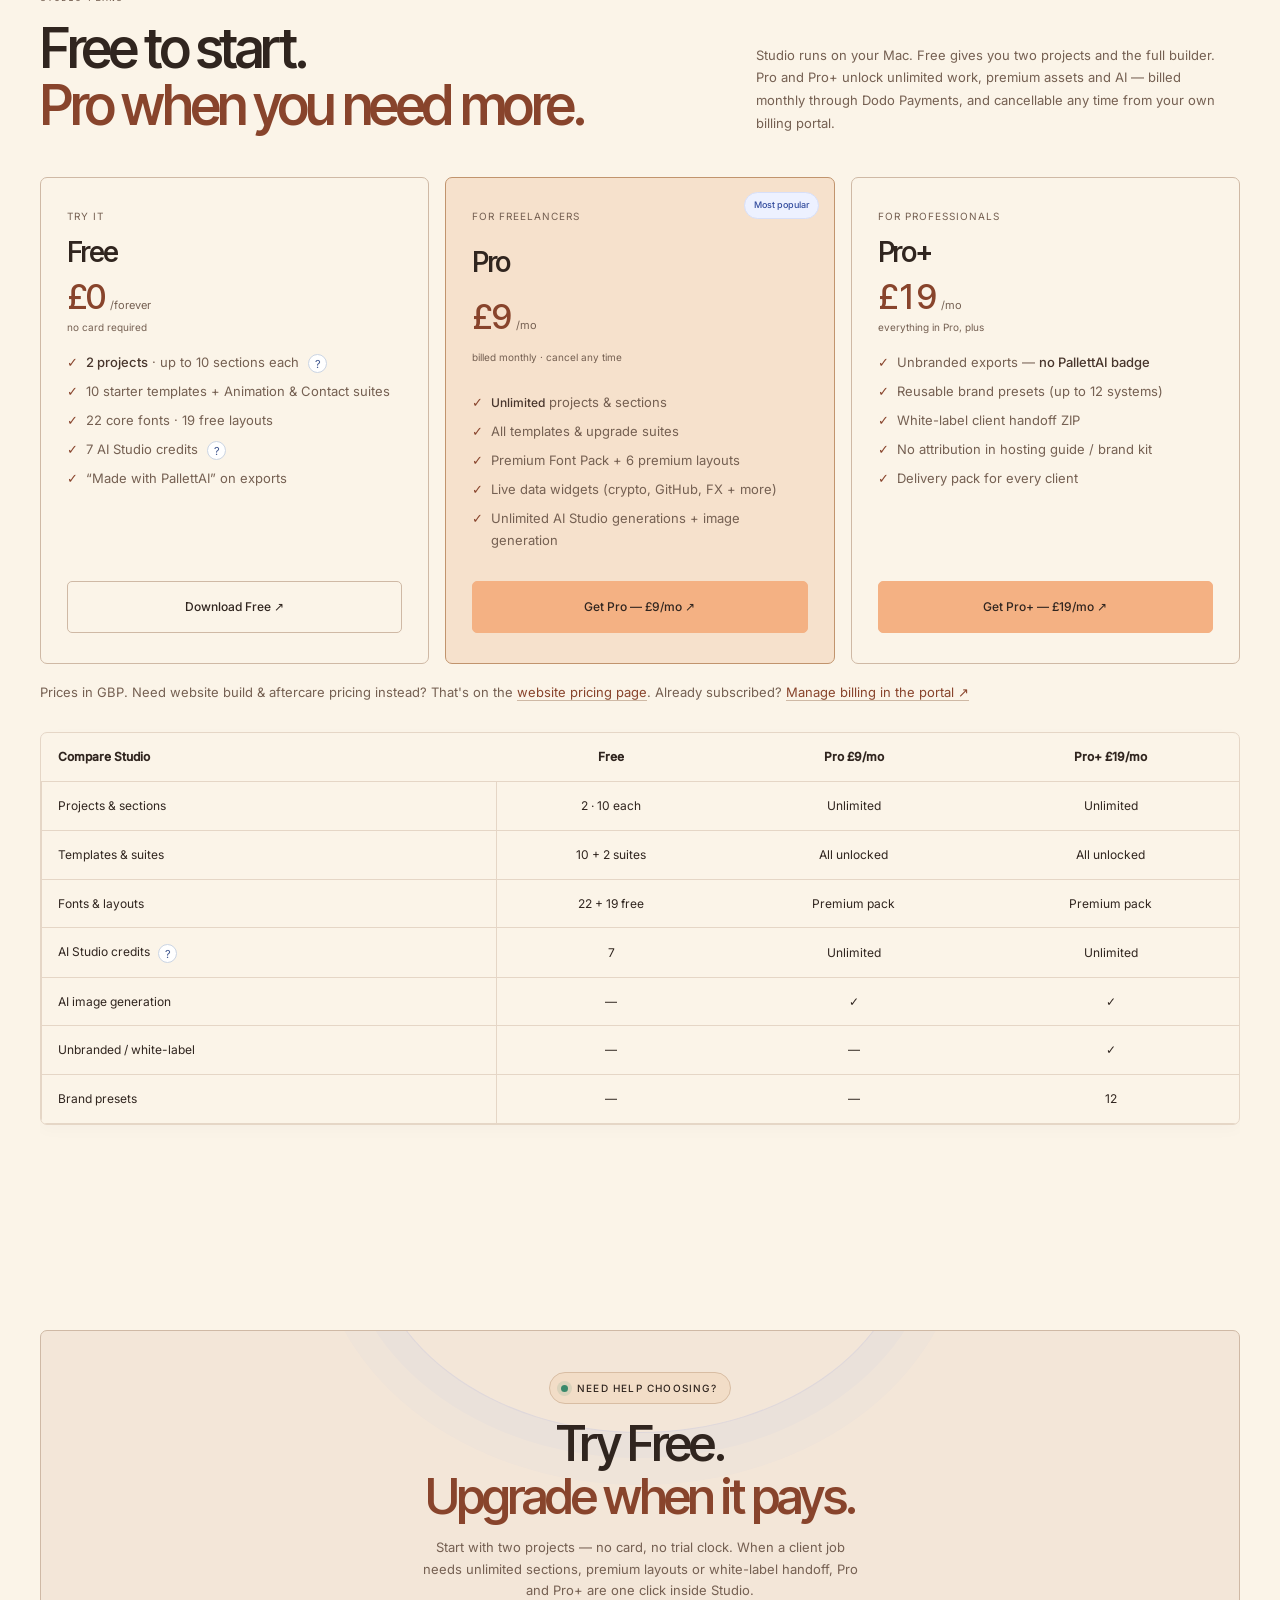
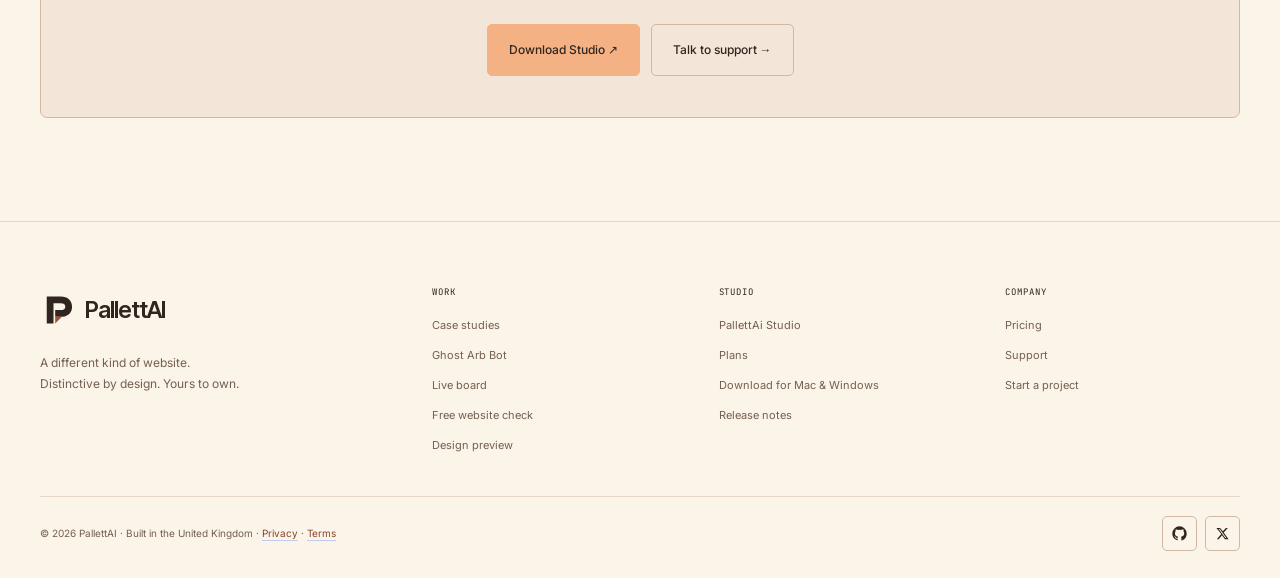
<file: downloads.html>
<!DOCTYPE html>
<html lang="en-GB">
<head>
  <meta charset="UTF-8" />
  <meta name="viewport" content="width=device-width, initial-scale=1.0" />
  <meta name="description" content="Download PallettAi Studio for Mac & Windows. Free to start — turn a brief into a working, animated website, then export it." />
  <meta name="author" content="PallettAi" />
  <meta name="robots" content="index, follow" />
  <meta name="theme-color" content="#fbf4e8" />
  <link rel="canonical" href="https://pallettai.org/downloads" />
  <meta property="og:type" content="website" />
  <meta property="og:site_name" content="PallettAi" />
  <meta property="og:title" content="Downloads — PallettAi Studio | PallettAi" />
  <meta property="og:description" content="Download PallettAi Studio for Mac & Windows. Free to start — turn a brief into a working, animated website, then export it." />
  <meta property="og:url" content="https://pallettai.org/downloads" />
  <meta property="og:image" content="https://pallettai.org/share-v3.png" />
  <meta property="og:image:type" content="image/png" />
  <meta property="og:image:width" content="1200" />
  <meta property="og:image:height" content="630" />
  <meta property="og:image:alt" content="PallettAi — A different kind of website." />
  <meta name="twitter:card" content="summary_large_image" />
  <meta name="twitter:title" content="Downloads — PallettAi Studio | PallettAi" />
  <meta name="twitter:description" content="Download PallettAi Studio for Mac & Windows. Free to start — turn a brief into a working, animated website, then export it." />
  <meta name="twitter:image" content="https://pallettai.org/share-v3.png" />
  <meta name="twitter:image:alt" content="PallettAi — A different kind of website." />
  <title>Downloads — PallettAi Studio | PallettAi</title>
  <meta http-equiv="Content-Security-Policy" content="default-src 'self'; script-src 'self' https://gc.zgo.at; style-src 'self' 'unsafe-inline'; font-src 'self'; img-src 'self' data: https:; connect-src 'self' https://api.github.com https://formspree.io https://pallettai.goatcounter.com; object-src 'none'; base-uri 'self'; form-action https://formspree.io; frame-src 'none'" />
  <script type="application/ld+json">{
    "@context":"https://schema.org",
    "@type":"SoftwareApplication",
    "name":"PallettAi Studio",
    "applicationCategory":"DesignApplication",
    "operatingSystem":"macOS 15+, Windows 10, Windows 11",
    "softwareVersion":"0.4.16",
    "description":"An offline-first website studio that turns a brief into a working, animated website and exports it.",
    "url":"https://pallettai.org/downloads",
    "downloadUrl":"https://pallettai.org/downloads#download",
    "offers":[
      {"@type":"Offer","price":"0","priceCurrency":"GBP","name":"Free"},
      {"@type":"Offer","price":"9","priceCurrency":"GBP","name":"Pro","priceSpecification":{"@type":"UnitPriceSpecification","price":"9","priceCurrency":"GBP","unitText":"MONTH"}},
      {"@type":"Offer","price":"19","priceCurrency":"GBP","name":"Pro+","priceSpecification":{"@type":"UnitPriceSpecification","price":"19","priceCurrency":"GBP","unitText":"MONTH"}}
    ],
    "publisher":{"@type":"Organization","name":"PallettAi","url":"https://pallettai.org"}
  }</script>
  <link rel="icon" type="image/png" sizes="32x32" href="favicon-32.png?v=3" />
  <link rel="icon" type="image/svg+xml" href="signal-favicon.svg?v=5" />
  <link rel="apple-touch-icon" href="apple-touch-icon.png?v=3" />
  <link rel="preconnect" href="https://formspree.io" />
  <link rel="stylesheet" href="theme.css" />
  <link rel="stylesheet" href="motion.css?v=atelier-2" />
  <link rel="stylesheet" href="controls.css" />
  <script src="payments.js" defer></script>
  <script src="theme.js" defer></script>
  <script src="motion.js" defer></script>
  <script src="releases.js" defer></script>
  <noscript><style>.rv,.up{opacity:1;transform:none}</style></noscript>
  <script data-goatcounter="https://pallettai.goatcounter.com/count" async src="https://gc.zgo.at/count.js"></script>
  <noscript><img src="https://pallettai.goatcounter.com/count?p=/noscript" style="display:none" alt="" /></noscript>
</head>
<body data-page="downloads">
  <a class="skip" href="#top">Skip to content</a>
  <div class="sky" id="sky" aria-hidden="true"></div>
  <header class="nav" id="nav"></header>

  <main class="wrap" id="top">
    <header class="page-hero art-hero"><div class="art-hero-copy">
      <span class="pill"><span class="dot" aria-hidden="true"></span> PallettAi Studio for Mac &amp; Windows</span>
      <h1>Get Studio.<br /><span class="g">Build beautifully.</span></h1>
      <p class="lede lede-bar">Turn a rough brief into a working, animated website — then export it. Free to start on Mac, Apple Silicon or Intel — and a Windows build is ready to test. Grab the DMG or the EXE, then the install notes are next.</p>
      </div><figure class="edition-art"><span class="art-overline">FORM STUDIES / 02</span><img src="artwork/workspace.svg?v=atelier-2" width="640" height="480" alt="An abstract copper workspace with a paper canvas and three colour blocks." /><figcaption>Space for your next idea. <span>Original illustration, not an app screenshot</span></figcaption></figure>
    </header>

    <section class="sec" id="download" aria-label="Download PallettAi Studio">
      <div class="dl-split">
        <div class="up">
          <div class="kicker">Latest release <span style="color:var(--cyan);text-transform:none" data-rel-version></span></div>
          <h2 style="margin-top:14px;font-size:clamp(26px,3.4vw,40px)">From first brief<br /><span class="g">to live site.</span></h2>
          <p class="lede" style="margin-top:16px">Studio is the workspace we use to go from a messy idea to something you can put in front of a client — real content, a considered layout, and a path all the way to launch.</p>

          <!-- Arrived from the free site check on the homepage. The address the
               visitor graded travels in the query string, not in the app, so
               the handoff survives the hop from the phone that ran the check
               to the Mac that will do the rebuild. Hidden without ?rebuild=,
               and filled by theme.js — never by inline script, so the CSP
               still has no hole in it. -->
          <div class="from-check" id="from-checker" hidden>
            <p class="eyebrow">From your site check</p>
            <h3 class="fc-h">You checked <span id="fc-host">—</span></h3>
            <p class="fc-p">Studio rebuilds the same business around those findings. When you
              create the project, paste your address into the field marked <b>“Your current
              website URL”</b> — it keeps your brand, contact details, services and wording,
              and rebuilds the rest.</p>
            <div class="fc-row">
              <button type="button" class="fc-copy" id="fc-copy" data-host="">Copy <span id="fc-copy-host"></span></button>
              <a id="fc-report" href="index.html#grader">See the full report again ↗</a>
              <button type="button" class="fc-skip" id="fc-dismiss">Not now</button>
            </div>
          </div>

          <!-- These hrefs deliberately use the unversioned `latest/download` alias, which
               GitHub resolves to the newest published release. The build workflow uploads
               PallettAI-Studio-mac-arm64.dmg / -mac-x64.dmg on every tag, so these links are
               correct without JavaScript and never need a commit per release. releases.js
               only ever upgrades them (or fills the version labels) at runtime. -->
          <div class="dl-list">
            <a class="dl-row primary" data-os="mac-arm64" data-rel-dl="mac-arm64" aria-label="Download PallettAi Studio v0.4.16 for Apple Silicon Macs" data-default-aria-label="Download PallettAi Studio v0.4.16 for Apple Silicon Macs" href="https://github.com/PallettAi/pallettai-website/releases/latest/download/PallettAI-Studio-mac-arm64.dmg" rel="noopener noreferrer">
              <div>
                <div class="arch">Apple Silicon</div>
                <div class="for">Download for M1, M2, M3 &amp; M4 Macs</div>
              </div>
              <span class="arr" aria-hidden="true">↗</span>
            </a>
            <a class="dl-row" data-os="mac-x64" data-rel-dl="mac-x64" aria-label="Download PallettAi Studio v0.4.16 for Intel Macs" data-default-aria-label="Download PallettAi Studio v0.4.16 for Intel Macs" href="https://github.com/PallettAi/pallettai-website/releases/latest/download/PallettAI-Studio-mac-x64.dmg" rel="noopener noreferrer">
              <div>
                <div class="arch">Intel Mac</div>
                <div class="for">Download for Intel-based Macs</div>
              </div>
              <span class="arr" aria-hidden="true">↗</span>
            </a>
          </div>

          <div class="dl-meta" id="download-meta" aria-live="polite">
            <span class="dl-chip" id="detected-platform" hidden></span>
            <span class="dl-chip">macOS <b>Sequoia 15+</b></span>
            <span class="dl-chip">Builds <b>arm64 + x64</b></span>
            <span class="dl-chip"><b>Auto-updates</b> included</span>
            <span class="dl-chip">Windows <b>10/11 · x64</b></span>
          </div>

          <!-- Windows ships through the same stable alias pattern as the Mac links:
               PallettAI-Studio-setup.exe resolves to the newest published release that
               carries it. The current build is unsigned (SmartScreen warns), so this
               row is labelled as a test build. releases.js deliberately does not
               upgrade this href — it only swaps the two Mac DMG links. -->
          <div class="checksums" id="checksums" aria-label="Download verification hashes">
            <div class="checksum-head"><b>Verify your download</b><span>SHA-256</span></div>
            <p class="checksum-note">Hashes appear when the published release exposes them. Compare the value with your local file before installing.</p>
            <div class="checksum-row" data-checksum-for="mac-arm64"><span>Apple Silicon DMG</span><code data-checksum>Published release hash unavailable</code></div>
            <div class="checksum-row" data-checksum-for="mac-x64"><span>Intel DMG</span><code data-checksum>Published release hash unavailable</code></div>
            <div class="checksum-row" data-checksum-for="win-x64"><span>Windows installer</span><code data-checksum>Published release hash unavailable</code></div>
          </div>

          <div class="dl-list" style="margin-top:14px">
            <a class="dl-row" data-os="win-x64" data-rel-dl="win-x64" aria-label="Download PallettAi Studio v0.4.16 installer for Windows 10 and 11, 64-bit" data-default-aria-label="Download PallettAi Studio v0.4.16 installer for Windows 10 and 11, 64-bit" href="https://github.com/PallettAi/pallettai-website/releases/latest/download/PallettAI-Studio-setup.exe" rel="noopener noreferrer">
              <div>
                <div class="arch">Windows 10/11 — x64</div>
                <div class="for">Download the installer · test build (unsigned)</div>
              </div>
              <span class="arr" aria-hidden="true">↗</span>
            </a>
          </div>
        </div>

        <div class="studio-card up" style="--d:.08s" aria-hidden="true">
          <div class="top"><span>PallettAi Studio</span><span class="ready">● Ready to ship</span></div>
          <h3>Brief <span>→</span> Build <span>→</span> Launch</h3>
          <div class="flow" style="margin-top:28px">
            <div><span class="n">01</span><div><b>Brief</b><span>Shape the idea</span></div></div>
            <div><span class="n">02</span><div><b>Build</b><span>Make it real</span></div></div>
            <div><span class="n">03</span><div><b>Launch</b><span>Ship with confidence</span></div></div>
          </div>
          <div class="foot"><span>Current build <b data-rel-version-plain>—</b></span><span>Mac + Windows</span></div>
        </div>
      </div>

      <p class="notice up" style="--d:.12s"><b>Test build:</b> auto-updates are included, but this build is not notarized by Apple, so macOS may show a security warning on first launch. If it does, right-click the app in Applications and choose <b>Open</b> to continue. Install steps, and what changed in the last build we documented, are just below.</p>
    </section>

    <section class="sec" id="install" aria-label="Install notes and release notes">
      <div class="sec-head solo up">
        <div>
          <div class="kicker">Everything in the box</div>
          <h2>Start fast.<br /><span class="g">Stay in control.</span></h2>
        </div>
        <p class="note">Install first, then what's in this build. Mac and Windows install notes follow.</p>
      </div>
      <div class="faq up" style="--d:.06s">
        <details open>
          <summary>Install notes — Mac</summary>
          <div class="a"><b>Open the DMG</b>, drag <b>PallettAi Studio</b> into Applications, then open it. This test build is not notarized by Apple, so right-click the app in Applications → <b>Open</b> if macOS shows a security warning. Your projects live in the app's local storage — sign in to sync your plan and license across devices.</div>
        </details>
        <details>
          <summary>Install notes — Windows</summary>
          <div class="a"><b>Run the EXE</b>, choose an install folder, done. The Windows build is new and not yet code-signed, so SmartScreen shows “Windows protected your PC” — click <b>More info</b> → <b>Run anyway</b>. Needs Windows 10 (1809+) or Windows 11, 64-bit. Use <b>Help → Check for Updates</b> to retry an update check manually.</div>
        </details>
        <details>
          <summary>What's new in Studio — 0.4.5 to 0.4.16</summary>
          <div class="a">
            <div class="group">
              <b>Widget Studio and a safer 0.4.15</b>
              <ul>
                <li><b>Describe a tool and preview it running.</b> Widget Studio compiles calculators, quote estimators and booking steps into dependency-free components that travel in the static export — and refuses generated code that tries to use the network, storage, workers or navigation.</li>
                <li><b>Optional strict security.</b> Give exported pages a hash-based Content Security Policy, with every script covered and external origins derived from the finished document. Private network targets, including redirects and IPv4-mapped IPv6 addresses, are rejected before a request is made.</li>
                <li><b>A verified folder export.</b> Write the site to a chosen folder, verify every delivered file against its SHA-256 manifest, and refuse unsafe paths, remote dependencies and asset collisions.</li>
                <li><b>Offline artwork that actually travels.</b> Missing hero, about and gallery images now become deterministic labelled SVGs embedded in the project. Your uploads still win and no remote image URL is left to fail after the file is moved.</li>
                <li><b>More presentation controls.</b> Optional dark mode, print styles, a branded 404, a web-app manifest, reduced-motion-safe scroll classes and a local copy-rewrite engine join the release.</li>
              </ul>
            </div>
            <div class="group">
              <b>The generator works again — 0.4.14</b>
              <ul>
                <li><b>Fixed: generation failed instantly and refunded the credit.</b> A leftover debug line read a setting that only exists outside Studio's own window, so the generator threw before building anything. It now creates your project and keeps the credit.</li>
                <li><b>Fixed: a fault like that can no longer ship.</b> Studio's tests run in an environment that has things the real app does not, so code that breaks the app could pass all of them. A release is now refused if any file Studio loads in its window depends on something that is not actually there.</li>
              </ul>
            </div>
            <div class="group">
              <b>A manual update you can see — 0.4.13</b>
              <ul>
                <li><b>Fixed: a silent wait when you choose “Restart now”.</b> Starting an update from the menu showed no window while the installer worked — minutes of nothing on an older machine, which looked like a crash. It now shows the launch check's own progress screen, with <b>Skip</b> available the whole time.</li>
                <li><b>Fixed: “Later” now means later.</b> The prompt promised a deferred update would install when you quit, but that had been switched off to protect the safe installer hand-off. Choose Later and the downloaded update is armed for your next quit.</li>
                <li><b>Fixed: the Skip message.</b> It now says whether your downloaded update is kept for your next quit or will be offered again.</li>
              </ul>
            </div>
            <div class="group">
              <b>An update that finishes — 0.4.12</b>
              <ul>
                <li><b>Fixed: “it downloads, then nothing”.</b> Studio was quitting as soon as the download completed, before the installer had expanded the archive — so the update was cut short and discarded silently. It now waits for the installer's ready signal, and <b>Skip</b> stays available while it does.</li>
                <li><b>Studio reopens after installing.</b> The installer was told not to relaunch the app; a finished update now ends with the new version running.</li>
                <li><b>Slow machines lose nothing.</b> If the expansion cannot be confirmed in time, Studio opens anyway and installs the update the next time you quit.</li>
              </ul>
            </div>
            <div class="group">
              <b>Six visual directions and section-level control — 0.4.11</b>
              <ul>
                <li><b>Different sites, not different colours.</b> Generation picks between six named visual archetypes — editorial magazine, bento glass, brutalist kinetic, neo-minimalist, organic clay and retro cyberpunk — differing in type, rhythm, borders, button shape and motion.</li>
                <li><b>The section toolbar.</b> Select a section in the preview to rewrite its copy, change its layout, or open a pre-filled prompt naming that section. Each action becomes a Copilot request, so it costs the same credit and undoes in the same step.</li>
                <li><b>Design Tokens.</b> Brand colour, surface, section rhythm, button radius and button shadow, with a live WCAG AA reading of body text on surface.</li>
                <li><b>Studio Guides.</b> A searchable offline knowledge base for design DNA, contrast, SEO checks, client facts and prompt craft.</li>
                <li><b>Fixed:</b> a layout command such as “make the second section floating chips” now changes that section, and every feature screen now ships inside the installed app.</li>
              </ul>
            </div>
            <div class="group">
              <b>A dependable launch and safer updates — 0.4.10</b>
              <ul>
                <li>Older machines now use a lighter rendering path automatically, with software-rendering fallback when graphics acceleration is unavailable.</li>
                <li>Advanced Canvas loads GrapesJS and VvvebJS only when opened, so optional visual tools cannot slow or break normal startup.</li>
                <li>Updater hand-off is bounded and explicit, with a skip route if an update check stalls and no competing install-on-quit path.</li>
                <li>A signed data-only hotfix channel can deliver bounded copy and configuration fixes without replacing executable app code.</li>
              </ul>
            </div>
            <div class="group">
              <b>A creative direction before generation — 0.4.9</b>
              <ul>
                <li><b>Shape the brief.</b> Adaptive questions capture the visitor goal, audience, visual personality and available proof before Studio builds.</li>
                <li><b>Choose a route.</b> Three contrasting creative directions let you select the point of view before generation.</li>
                <li><b>Understand and refine.</b> The generation receipt explains the conversion strategy, proof approach and signature moment, with controls to generate another direction.</li>
                <li><b>Save a proven starting point.</b> Pro users can save a project as a personal starter while leaving the previous client’s details, copy and images behind by default.</li>
                <li><b>Work that survives interruptions.</b> Background jobs retry safely and optional crash reporting scrubs sensitive data before sending.</li>
              </ul>
            </div>
            <div class="group">
              <b>Every brief gets a distinct creative direction — 0.4.8</b>
              <ul>
                <li>New projects now vary their composition, typography, hero treatment, section rhythm, layout variants, motion signature and image direction — not just their colours. The selected direction is saved with the project and remains editable.</li>
                <li>A structured design grammar and offline critique pass reject generic repetition where it can be proved, then apply only safe repairs that respect brand locks and client facts.</li>
                <li>Fact provenance, reference-distance protection, niche-aware image art direction and precise rendered-section targeting make Copilot edits safer and more useful.</li>
              </ul>
            </div>
            <div class="group">
              <b>The updater finishes what it starts — 0.4.7</b>
              <ul>
                <li>Installing an update on a Mac means quitting the app first. Studio asked the system to install and then never quit, so the installer waited on a process that was never leaving — an update could sit at "Installing update…" until it was force-quit. It now exits, and the swap completes in seconds.</li>
                <li>If the update check stalls, the window offers <b>Skip the update and open Studio</b> and names the version waiting — so a bad connection costs you a restart, not access to your projects.</li>
                <li><b>Windows is current again.</b> Windows reads its update manifest from the newest published release, and the last two releases shipped Mac builds only — so Windows had nothing to find. This release carries the Windows installer and its manifest.</li>
              </ul>
            </div>
            <div class="group">
              <b>Sites that answer, and sites that date themselves — 0.4.6</b>
              <ul>
                <li><b>Concierge.</b> An "Ask us" panel on the exported site, answering from a knowledge pack you fill in — hours, prices, services, booking link. It runs in the visitor's browser: no server, no API key, nothing leaving the page. It refuses rather than guesses, and anything it cannot place becomes an enquiry through the form your site already delivers.</li>
                <li><b>Self-scheduling content.</b> An offer with an end date removes itself after midnight; seasonal and term-time hours appear on the day. Content already expired at export is dropped from the file entirely, and nothing disappears a day early for a visitor in another timezone.</li>
                <li>Share cards now rasterise to PNG, so shared links unfurl with a picture. <b>Site Care</b> sweeps every project you have shipped for what has quietly stopped being true — a date that has passed, last year's price, placeholder copy, links that point at nothing.</li>
              </ul>
            </div>
            <div class="group">
              <b>It reads the sentence, not just the words — 0.4.5</b>
              <ul>
                <li>"Do not make it dark" used to switch your site to <b>Midnight</b>. "I don't like the editorial look" used to apply it. A message is now read for what it is — a request, a refusal, a question, praise — before anything is planned.</li>
                <li>Scope is read as written: two named sections are both handled, "every section" means every section, and "but keep the words" is honoured instead of quietly dropped. A refusal gets alternatives, never the thing you just turned down.</li>
              </ul>
            </div>
            <div class="group">
              <b>Undo one change, and keep everything after it</b>
              <ul>
                <li>The sentence you type is <b>"put the colours back"</b>, not "undo one step". It now finds your most recent change to the colours and restores only that, so the work you did afterwards survives.</li>
                <li>Because it works in paths rather than steps, either half of "make the hero punchier and switch to ocean" can be put back on its own.</li>
              </ul>
            </div>
            <div class="group">
              <b>Publish is a decision, not a button</b>
              <ul>
                <li>Six failures only exist once a site is live, and every one is invisible until a visitor hits it: two pages exporting to the same file, a menu link to a page that was never made, an enquiry with nowhere to go.</li>
                <li>Also an insecure destination, a description left blank, and nothing to publish at all. The button now stops with the reason, rather than letting a stranger find it first.</li>
              </ul>
            </div>
            <div class="group">
              <b>Sites that keep working once you have moved on</b>
              <ul>
                <li>A new audit asks what no other one asks — <b>is this still true?</b> Placeholder copy never filled in, our own sample address, an event date that has passed, last year's price beside your money, # links, images with no alt text.</li>
                <li>Animated backgrounds that bind to your palette and honour motion settings, a free-tier badge carrying <b>your own referral link</b> so every site you sell recruits for you — and 7 free AI credits instead of 3.</li>
              </ul>
            </div>
            <div class="group">
              <b>Billing moved to Dodo Payments</b>
              <ul>
                <li>Stripe's payment links carried your account id in a query string anyone could edit, so Pro could be bought for — or as — somebody else. Checkout now reads your account from your verified sign-in, and nothing is granted until the webhook verifies Dodo's signature.</li>
              </ul>
            </div>
            <p style="margin-top:16px"><a href="https://github.com/PallettAi/pallettai-website/releases/tag/v0.4.16" target="_blank" rel="noopener">View the v0.4.16 release notes</a> · <a href="https://github.com/PallettAi/pallettai-website/releases/tag/v0.4.15" target="_blank" rel="noopener">v0.4.15</a> · <a href="changelog.html" target="_blank" rel="noopener">Full changelog</a></p>
          </div>
        </details>
      </div>
    </section>

    <section class="sec" aria-label="Requirements">
      <div class="req">
        <div class="up"><h3>macOS Sequoia 15+</h3><p>Runs on Apple Silicon and Intel Macs</p></div>
        <div class="up" style="--d:.08s"><h3>Windows 10/11 · x64</h3><p>Native installer for the current Windows test build</p></div>
        <div class="up" style="--d:.16s"><h3>Auto-updates included</h3><p>New versions download and install automatically</p></div>
      </div>
      <p class="after up">On a Mac, that's the lot. On Windows, the installer above is yours to try today — and the email list below still hears about the properly signed launch first.</p>
    </section>

    <section class="sec" aria-label="Windows version waitlist">
      <div class="win-wait up">
        <div>
          <span class="pill"><span class="dot" aria-hidden="true"></span> In testing — signed build coming</span>
          <h2 style="margin-top:16px">On Windows?<br /><span class="g">Get told first.</span></h2>
          <p>An unsigned Windows test build is live in the download section above. This list is for the properly code-signed, general-availability release — leave your email and you'll hear the day that ships, and not before.</p>
        </div>
        <form id="win-waitlist" action="https://formspree.io/f/xgaeoapw" method="POST">
          <input type="hidden" name="_subject" value="Windows waitlist — new signup" />
          <input type="text" name="_gotcha" style="display:none" tabindex="-1" autocomplete="off" aria-hidden="true" />
          <div class="f"><label for="win-email">Your email</label><input id="win-email" name="email" type="email" placeholder="you@studio.com" required autocomplete="email" spellcheck="false" /></div>
          <div class="btns" style="margin-top:16px"><button class="btn go" type="submit">Join the waitlist</button></div>
          <p class="status" role="status" aria-live="polite"></p>
          <p class="after" style="margin-top:10px">No spam — one email when the Windows build is ready, nothing else.</p>
        </form>
      </div>
    </section>

    <section class="sec" id="studio-plans" aria-label="Studio plans">
      <div class="sec-head up">
        <div>
          <div class="kicker">Studio plans</div>
          <h2>Free to start.<br /><span class="g">Pro when you need more.</span></h2>
        </div>
        <p class="note">Studio runs on your Mac. Free gives you two projects and the full builder. Pro and Pro+ unlock unlimited work, premium assets and AI — billed monthly through Dodo Payments, and cancellable any time from your own billing portal.</p>
      </div>

      <div class="tiers">
        <div class="tier up" style="--d:.05s">
          <span class="cat">Try it</span>
          <h3>Free</h3>
          <div class="price"><span class="amount">£0</span><span class="per">/forever</span></div>
          <div class="annual-note">no card required</div>
          <ul>
            <li><b>2 projects</b> · up to 10 sections each <details class="scope-help"><summary aria-label="Explain the Free project limit">?</summary><span role="tooltip">Free includes two projects, with up to ten sections in each. Pro removes the project and section limits.</span></details></li>
            <li>10 starter templates + Animation &amp; Contact suites</li>
            <li>22 core fonts · 19 free layouts</li>
            <li>7 AI Studio credits <details class="scope-help"><summary aria-label="Explain AI Studio credits">?</summary><span role="tooltip">Credits are used when an AI Studio action runs. Free credits reset as shown in Studio and unused credits do not roll over; Pro and Pro+ include unlimited generations.</span></details></li>
            <li>“Made with PallettAI” on exports</li>
          </ul>
          <a class="btn alt" href="#download">Download Free ↗</a>
        </div>

        <div class="tier feat up" style="--d:.10s">
          <span class="flag">Most popular</span>
          <span class="cat">For freelancers</span>
          <h3>Pro</h3>
          <div class="price"><span class="amount">£9</span><span class="per">/mo</span></div>
          <div class="annual-note">billed monthly · cancel any time</div>
          <ul>
            <li><b>Unlimited</b> projects &amp; sections</li>
            <li>All templates &amp; upgrade suites</li>
            <li>Premium Font Pack + 6 premium layouts</li>
            <li>Live data widgets (crypto, GitHub, FX + more)</li>
            <li>Unlimited AI Studio generations + image generation</li>
          </ul>
          <a class="btn go" data-pay="studioPro" href="support.html">Get Pro — £9/mo ↗</a>
        </div>

        <div class="tier up" style="--d:.15s">
          <span class="cat">For professionals</span>
          <h3>Pro+</h3>
          <div class="price"><span class="amount">£19</span><span class="per">/mo</span></div>
          <div class="annual-note">everything in Pro, plus</div>
          <ul>
            <li>Unbranded exports — <b>no PallettAI badge</b></li>
            <li>Reusable brand presets (up to 12 systems)</li>
            <li>White-label client handoff ZIP</li>
            <li>No attribution in hosting guide / brand kit</li>
            <li>Delivery pack for every client</li>
          </ul>
          <a class="btn go" data-pay="studioProPlus" href="support.html">Get Pro+ — £19/mo ↗</a>
        </div>
      </div>

      <p class="after up">Prices in GBP. Need website build &amp; aftercare pricing instead? That's on the <a href="pricing.html">website pricing page</a>. Already subscribed? <a data-portal href="support.html">Manage billing in the portal ↗</a></p>

      <div class="tbl-wrap up" style="--d:.08s; margin-top: 28px">
        <table class="t" aria-label="Studio plan comparison">
          <thead>
            <tr><th>Compare Studio</th><th>Free</th><th>Pro <span class="val">£9/mo</span></th><th>Pro+ <span class="val">£19/mo</span></th></tr>
          </thead>
          <tbody>
            <tr><td class="feat">Projects &amp; sections</td><td class="val">2 · 10 each</td><td class="yes">Unlimited</td><td class="yes">Unlimited</td></tr>
            <tr><td class="feat">Templates &amp; suites</td><td class="val">10 + 2 suites</td><td class="yes">All unlocked</td><td class="yes">All unlocked</td></tr>
            <tr><td class="feat">Fonts &amp; layouts</td><td class="val">22 + 19 free</td><td class="yes">Premium pack</td><td class="yes">Premium pack</td></tr>
            <tr><td class="feat">AI Studio credits <details class="scope-help"><summary aria-label="Explain AI Studio credits in the plan comparison">?</summary><span role="tooltip">The free allowance resets according to the rules shown inside Studio. It is not stored credit and does not roll over.</span></details></td><td class="val">7</td><td class="yes">Unlimited</td><td class="yes">Unlimited</td></tr>
            <tr><td class="feat">AI image generation</td><td class="no">—</td><td class="yes">✓</td><td class="yes">✓</td></tr>
            <tr><td class="feat">Unbranded / white-label</td><td class="no">—</td><td class="no">—</td><td class="yes">✓</td></tr>
            <tr><td class="feat">Brand presets</td><td class="no">—</td><td class="no">—</td><td class="val">12</td></tr>
          </tbody>
        </table>
      </div>
    </section>

    <section class="sec" aria-label="Studio help">
      <div class="band up">
        <span class="pill"><span class="dot" aria-hidden="true"></span> Need help choosing?</span>
        <h2>Try Free.<br /><span class="g">Upgrade when it pays.</span></h2>
        <p>Start with two projects — no card, no trial clock. When a client job needs unlimited sections, premium layouts or white-label handoff, Pro and Pro+ are one click inside Studio.</p>
        <div class="btns">
          <a class="btn go" href="#download">Download Studio ↗</a>
          <a class="btn alt" href="support.html">Talk to support →</a>
        </div>
      </div>
    </section>
  </main>

  <footer id="site-footer"></footer>
</body>
</html>
</file>
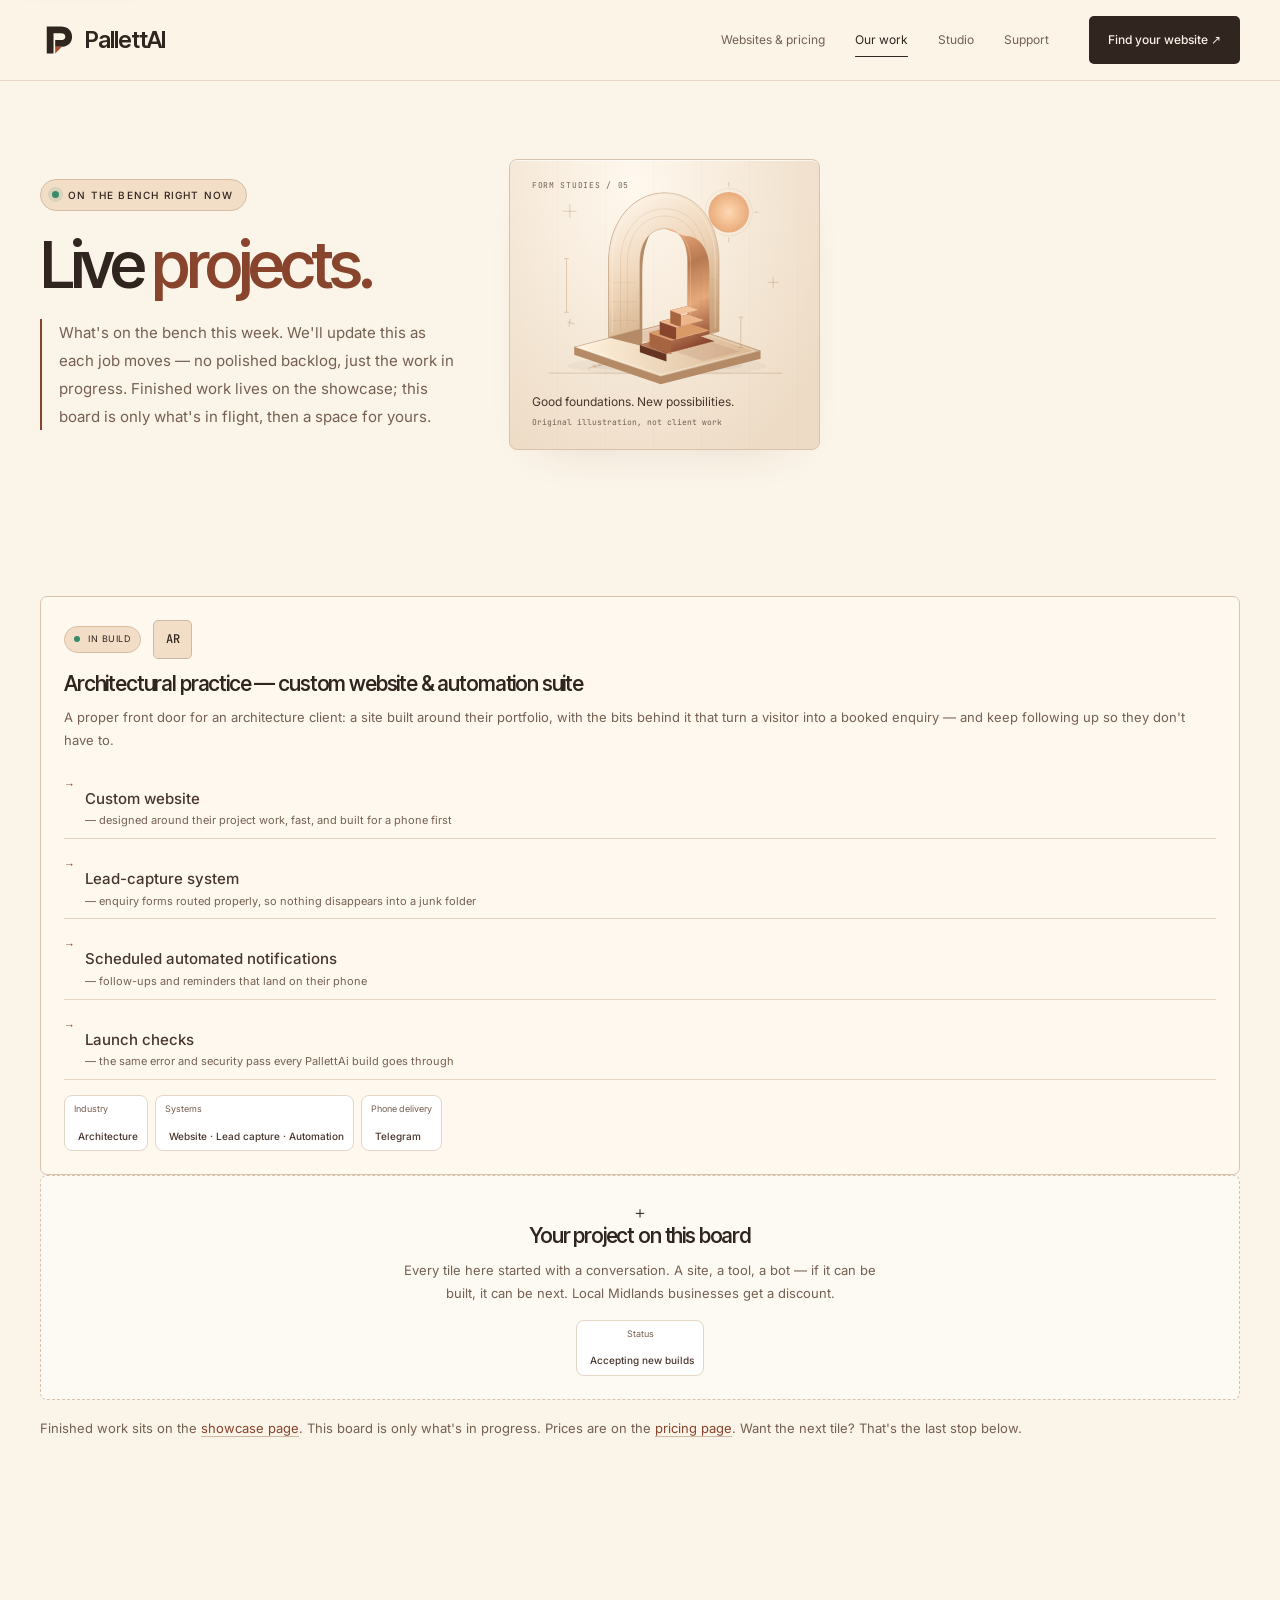
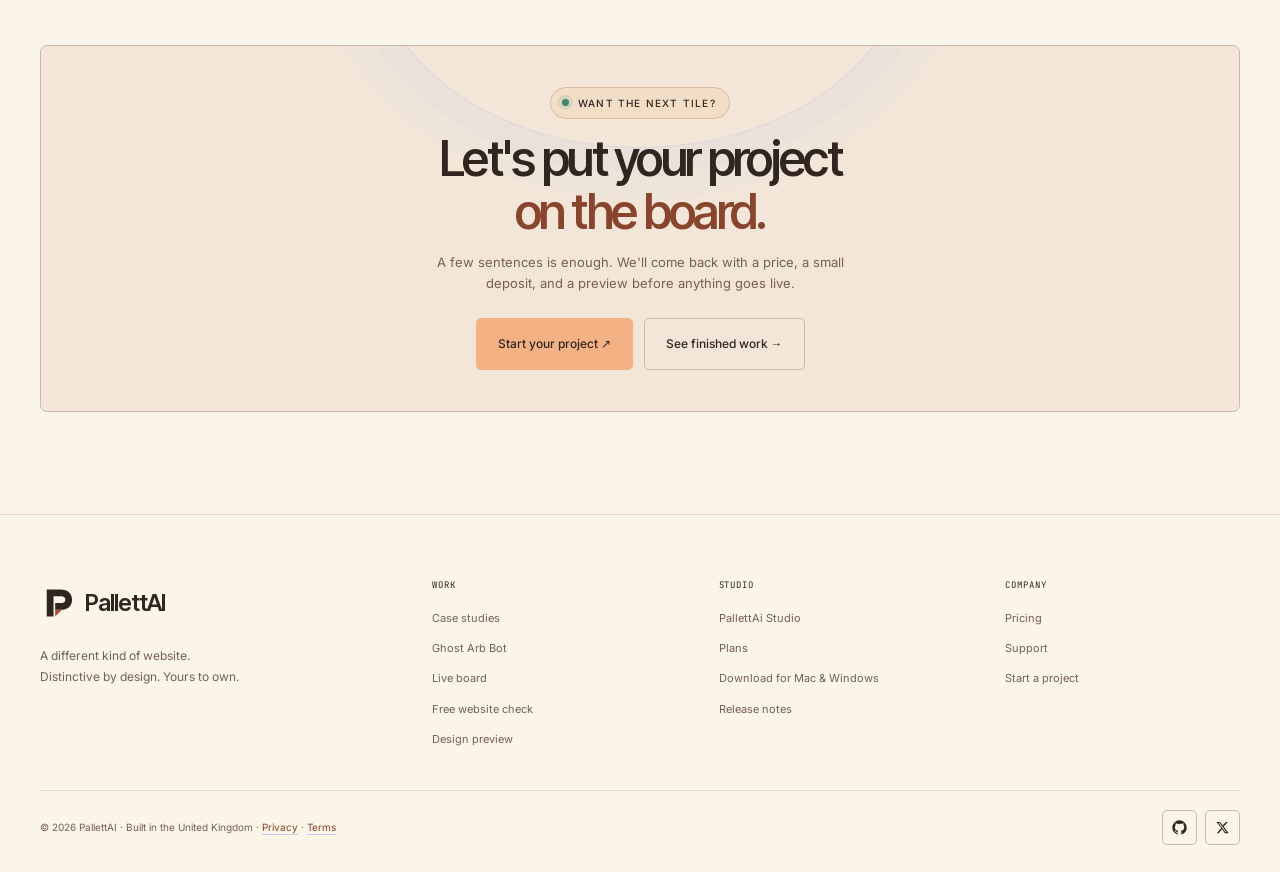
<file: live.html>
<!DOCTYPE html>
<html lang="en-GB">
<head>
  <meta charset="UTF-8" />
  <meta name="viewport" content="width=device-width, initial-scale=1.0" />
  <meta name="description" content="What's on the bench right now — websites, lead capture and automation, updated as each job moves." />
  <meta name="author" content="PallettAi" />
  <meta name="robots" content="index, follow" />
  <meta name="theme-color" content="#fbf4e8" />
  <link rel="canonical" href="https://pallettai.org/live" />
  <meta property="og:type" content="website" />
  <meta property="og:site_name" content="PallettAi" />
  <meta property="og:title" content="Live Projects — Websites & Bots in Development | PallettAi" />
  <meta property="og:description" content="What's on the bench right now — websites, lead capture and automation, updated as each job moves." />
  <meta property="og:url" content="https://pallettai.org/live" />
  <meta property="og:image" content="https://pallettai.org/share-v3.png" />
  <meta property="og:image:type" content="image/png" />
  <meta property="og:image:width" content="1200" />
  <meta property="og:image:height" content="630" />
  <meta property="og:image:alt" content="PallettAi — A different kind of website." />
  <meta name="twitter:card" content="summary_large_image" />
  <meta name="twitter:title" content="Live Projects — Websites & Bots in Development | PallettAi" />
  <meta name="twitter:description" content="What's on the bench right now — websites, lead capture and automation, updated as each job moves." />
  <meta name="twitter:image" content="https://pallettai.org/share-v3.png" />
  <meta name="twitter:image:alt" content="PallettAi — A different kind of website." />
  <title>Live Projects — Websites & Bots in Development | PallettAi</title>
  <meta http-equiv="Content-Security-Policy" content="default-src 'self'; script-src 'self' https://gc.zgo.at; style-src 'self' 'unsafe-inline'; font-src 'self'; img-src 'self' data: https:; connect-src 'self' https://pallettai.goatcounter.com; object-src 'none'; base-uri 'self'; form-action 'none'; frame-src 'none'" />
  <link rel="icon" type="image/png" sizes="32x32" href="favicon-32.png?v=3" />
  <link rel="icon" type="image/svg+xml" href="signal-favicon.svg?v=5" />
  <link rel="apple-touch-icon" href="apple-touch-icon.png?v=3" />
  <link rel="stylesheet" href="theme.css" />
  <link rel="stylesheet" href="motion.css?v=atelier-2" />
  <link rel="stylesheet" href="controls.css" />
  <script src="theme.js" defer></script>
  <script src="motion.js" defer></script>
  <noscript><style>.rv,.up{opacity:1;transform:none}</style></noscript>
  <script data-goatcounter="https://pallettai.goatcounter.com/count" async src="https://gc.zgo.at/count.js"></script>
  <noscript><img src="https://pallettai.goatcounter.com/count?p=/noscript" style="display:none" alt="" /></noscript>
</head>
<body data-page="portfolio">
  <a class="skip" href="#top">Skip to content</a>
  <div class="sky" id="sky" aria-hidden="true"></div>
  <header class="nav" id="nav"></header>

  <main class="wrap" id="top">
    <header class="page-hero art-hero"><div class="art-hero-copy">
      <span class="pill"><span class="dot" aria-hidden="true"></span> On the bench right now</span>
      <h1>Live <span class="g">projects.</span></h1>
      <p class="lede lede-bar">What's on the bench this week. We'll update this as each job moves — no polished backlog, just the work in progress. Finished work lives on the showcase; this board is only what's in flight, then a space for yours.</p>
      </div><figure class="edition-art"><span class="art-overline">FORM STUDIES / 05</span><img src="artwork/structure.svg?v=atelier-2" width="640" height="480" alt="A sunlit paper arch with copper stairs on a raised platform." /><figcaption>Good foundations. New possibilities. <span>Original illustration, not client work</span></figcaption></figure>
    </header>

    <section class="sec" aria-label="Live projects">
      <article class="tile up" style="--d:.05s">
        <div class="tile-top">
          <span class="badge"><span class="dot" aria-hidden="true"></span> In build</span>
          <span class="case-glyph" aria-hidden="true">AR</span>
        </div>
        <h2>Architectural practice — custom website &amp; automation suite</h2>
        <p class="sub">A proper front door for an architecture client: a site built around their portfolio, with the bits behind it that turn a visitor into a booked enquiry — and keep following up so they don't have to.</p>
        <ul class="specs">
          <li><b>Custom website</b> — designed around their project work, fast, and built for a phone first</li>
          <li><b>Lead-capture system</b> — enquiry forms routed properly, so nothing disappears into a junk folder</li>
          <li><b>Scheduled automated notifications</b> — follow-ups and reminders that land on their phone</li>
          <li><b>Launch checks</b> — the same error and security pass every PallettAi build goes through</li>
        </ul>
        <div class="chips">
          <span class="c">Industry <b>Architecture</b></span>
          <span class="c">Systems <b>Website · Lead capture · Automation</b></span>
          <span class="c">Phone delivery <b>Telegram</b></span>
        </div>
        <div class="prog" aria-label="Build progress">
          <div class="prog-meta"><span>Build progress</span><b>Design &amp; build phase</b></div>
          <div class="prog-track"><div class="prog-fill" style="width:45%"></div></div>
        </div>
      </article>

      <article class="tile dashed up" style="--d:.12s">
        <div class="glyph-big" aria-hidden="true">＋</div>
        <h2>Your project on this board</h2>
        <p class="sub">Every tile here started with a conversation. A site, a tool, a bot — if it can be built, it can be next. Local Midlands businesses get a discount.</p>
        <div class="chips" style="justify-content:center">
          <span class="c">Status <b>Accepting new builds</b></span>
        </div>
      </article>

      <p class="after up">Finished work sits on the <a href="portfolio.html">showcase page</a>. This board is only what's in progress. Prices are on the <a href="pricing.html">pricing page</a>. Want the next tile? That's the last stop below.</p>
    </section>

    <section class="sec" aria-label="Start a project">
      <div class="band up">
        <span class="pill"><span class="dot" aria-hidden="true"></span> Want the next tile?</span>
        <h2>Let's put your project<br /><span class="g">on the board.</span></h2>
        <p>A few sentences is enough. We'll come back with a price, a small deposit, and a preview before anything goes live.</p>
        <div class="btns">
          <a class="btn go" href="index.html#contact">Start your project ↗</a>
          <a class="btn alt" href="portfolio.html">See finished work →</a>
        </div>
      </div>
    </section>
  </main>

  <footer id="site-footer"></footer>
</body>
</html>
</file>
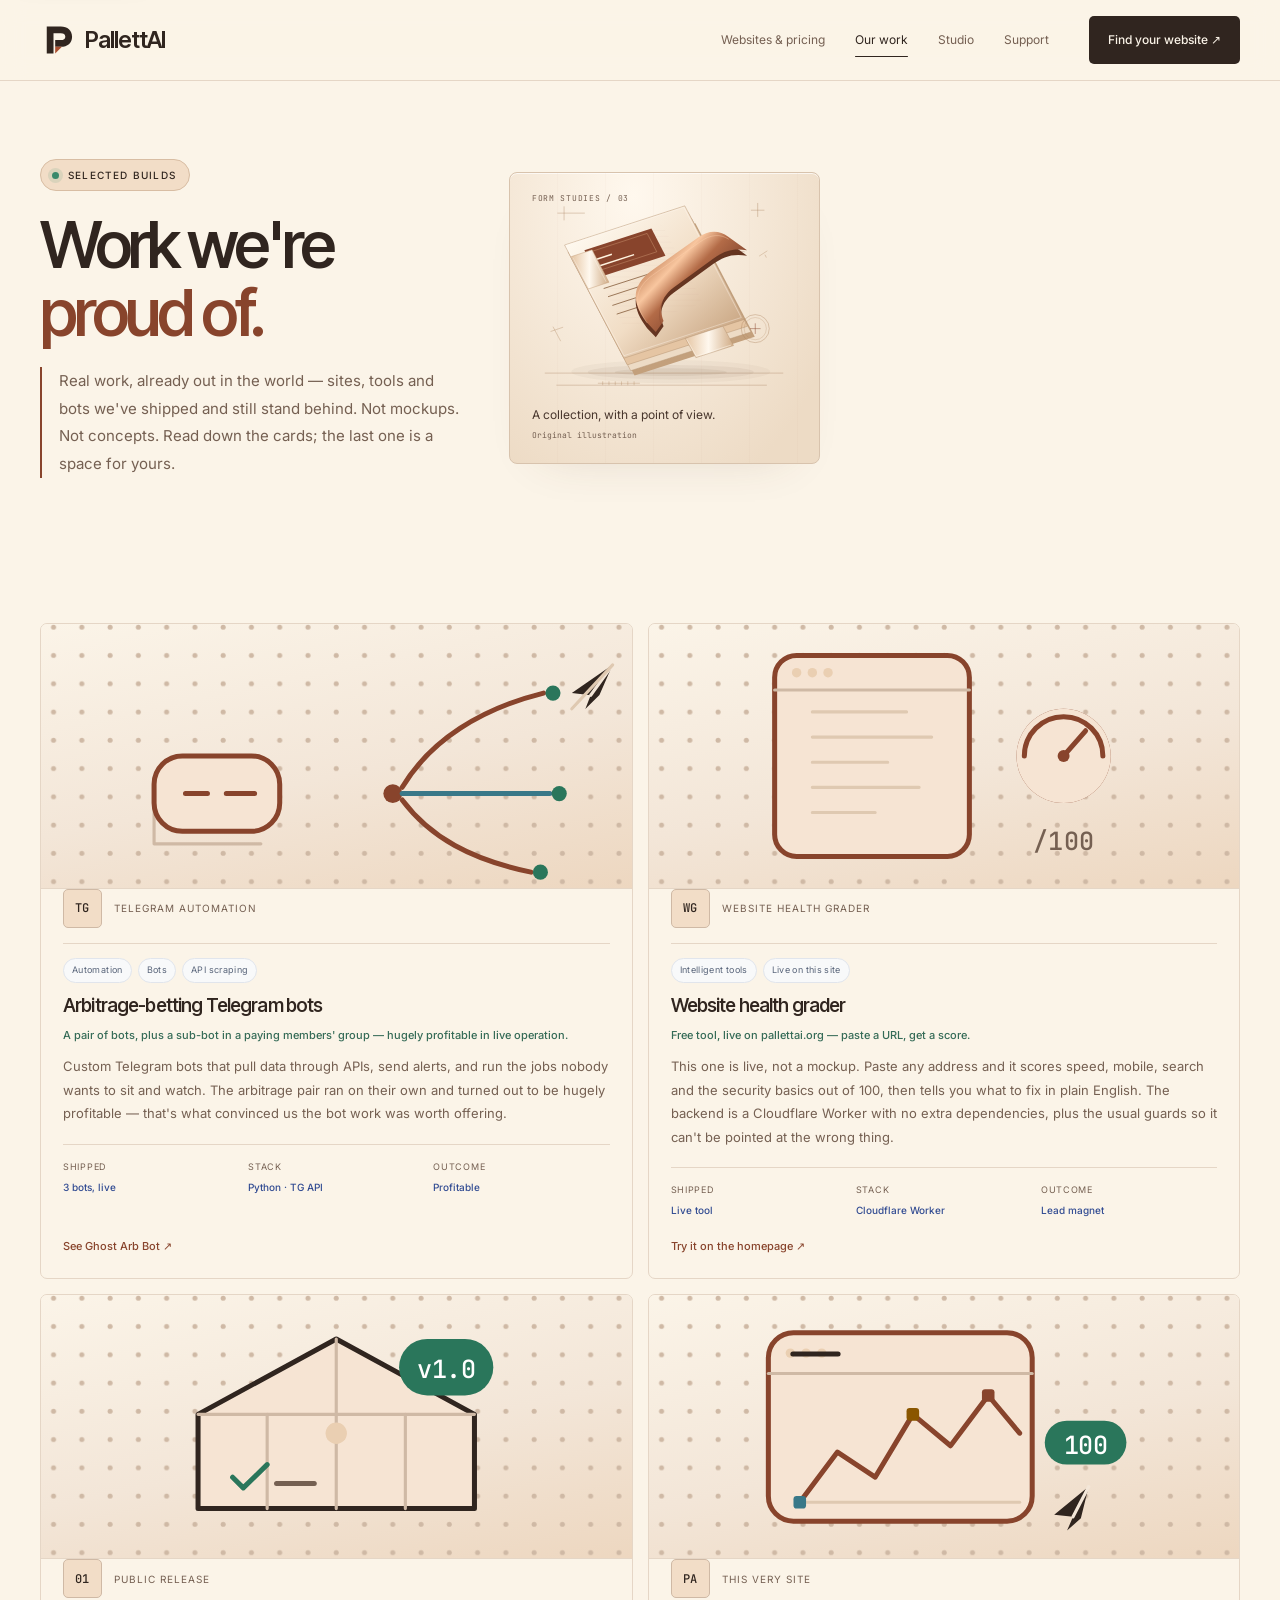
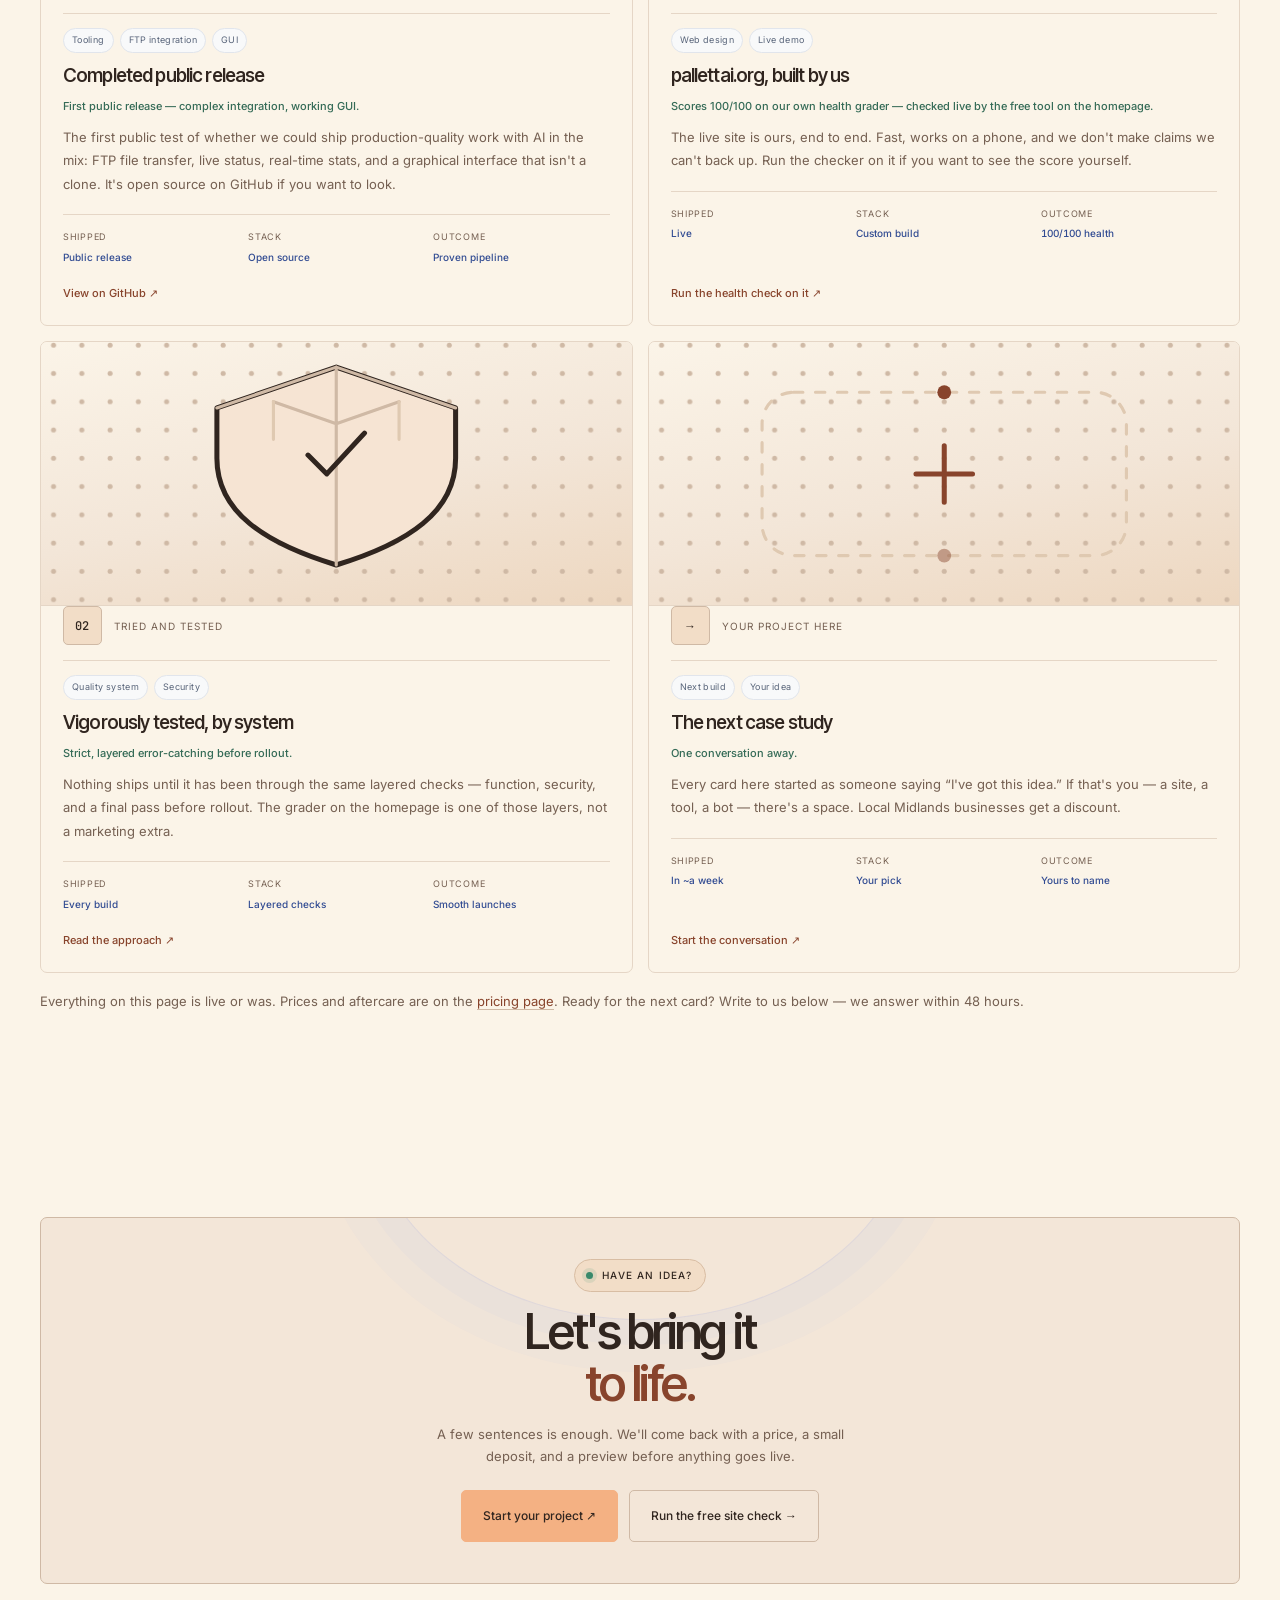
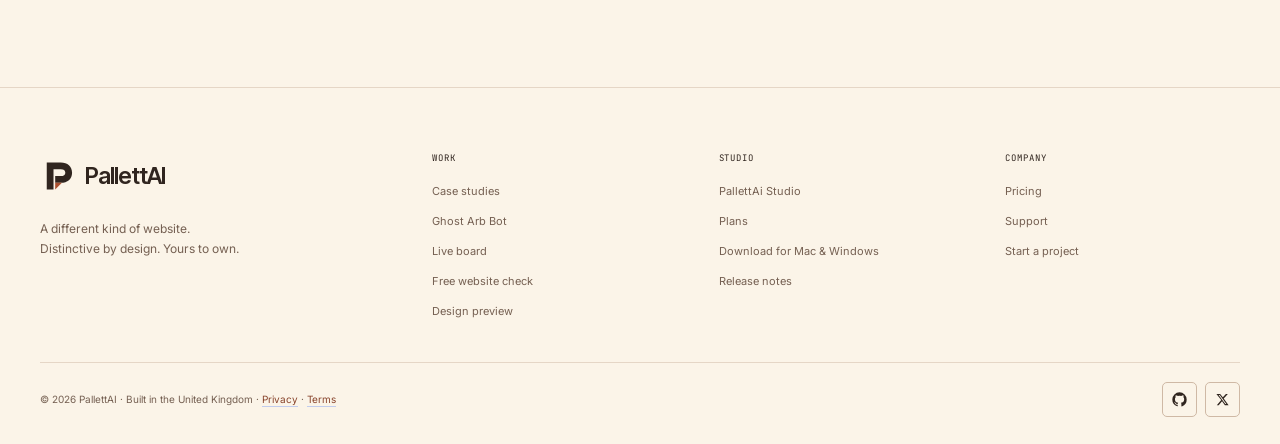
<file: portfolio.html>
<!DOCTYPE html>
<html lang="en-GB">
<head>
  <meta charset="UTF-8" />
  <meta name="viewport" content="width=device-width, initial-scale=1.0" />
  <meta name="description" content="Real work we've shipped — websites, tools and Telegram bots that are already out in the world, not sitting in a pitch deck." />
  <meta name="author" content="PallettAi" />
  <meta name="robots" content="index, follow" />
  <meta name="theme-color" content="#fbf4e8" />
  <link rel="canonical" href="https://pallettai.org/portfolio" />
  <meta property="og:type" content="website" />
  <meta property="og:site_name" content="PallettAi" />
  <meta property="og:title" content="Website Design Portfolio UK | PallettAi Showcase" />
  <meta property="og:description" content="Real work we've shipped — websites, tools and Telegram bots that are already out in the world, not sitting in a pitch deck." />
  <meta property="og:url" content="https://pallettai.org/portfolio" />
  <meta property="og:image" content="https://pallettai.org/share-v3.png" />
  <meta property="og:image:type" content="image/png" />
  <meta property="og:image:width" content="1200" />
  <meta property="og:image:height" content="630" />
  <meta property="og:image:alt" content="PallettAi — A different kind of website." />
  <meta name="twitter:card" content="summary_large_image" />
  <meta name="twitter:title" content="Website Design Portfolio UK | PallettAi Showcase" />
  <meta name="twitter:description" content="Real work we've shipped — websites, tools and Telegram bots that are already out in the world, not sitting in a pitch deck." />
  <meta name="twitter:image" content="https://pallettai.org/share-v3.png" />
  <meta name="twitter:image:alt" content="PallettAi — A different kind of website." />
  <title>Website Design Portfolio UK | PallettAi Showcase</title>
  <meta http-equiv="Content-Security-Policy" content="default-src 'self'; script-src 'self' https://gc.zgo.at; style-src 'self' 'unsafe-inline'; font-src 'self'; img-src 'self' data: https:; connect-src 'self' https://pallettai.goatcounter.com; object-src 'none'; base-uri 'self'; form-action 'none'; frame-src 'none'" />
  <link rel="icon" type="image/png" sizes="32x32" href="favicon-32.png?v=3" />
  <link rel="icon" type="image/svg+xml" href="signal-favicon.svg?v=5" />
  <link rel="apple-touch-icon" href="apple-touch-icon.png?v=3" />
  <link rel="stylesheet" href="theme.css" />
  <link rel="stylesheet" href="motion.css?v=atelier-2" />
  <link rel="stylesheet" href="art.css" />
  <link rel="stylesheet" href="controls.css" />
  <script src="theme.js" defer></script>
  <script src="motion.js" defer></script>
  <noscript><style>.rv,.up{opacity:1;transform:none}</style></noscript>
  <script data-goatcounter="https://pallettai.goatcounter.com/count" async src="https://gc.zgo.at/count.js"></script>
  <noscript><img src="https://pallettai.goatcounter.com/count?p=/noscript" style="display:none" alt="" /></noscript>
</head>
<body data-page="portfolio">
  <a class="skip" href="#top">Skip to content</a>
  <div class="sky" id="sky" aria-hidden="true"></div>
  <header class="nav" id="nav"></header>

  <main class="wrap" id="top">
    <header class="page-hero art-hero"><div class="art-hero-copy">
      <span class="pill"><span class="dot" aria-hidden="true"></span> Selected builds</span>
      <h1>Work we're<br /><span class="g">proud of.</span></h1>
      <p class="lede lede-bar">Real work, already out in the world — sites, tools and bots we've shipped and still stand behind. Not mockups. Not concepts. Read down the cards; the last one is a space for yours.</p>
      </div><figure class="edition-art"><span class="art-overline">FORM STUDIES / 03</span><img src="artwork/folio.svg?v=atelier-2" width="640" height="480" alt="Layered paper folios crossed by a sculptural copper ribbon." /><figcaption>A collection, with a point of view. <span>Original illustration</span></figcaption></figure>
    </header>

    <section class="sec" aria-label="Case studies">
      <div class="cases">
        <!-- 1 -->
        <article class="case up" style="--d:.05s">
          <div class="case-plate" aria-hidden="true">
            <svg viewBox="-30 0 188 84" focusable="false" preserveAspectRatio="xMidYMid slice">
              <defs>
                <pattern id="pg-bots" width="9" height="9" patternUnits="userSpaceOnUse">
                  <circle cx="1" cy="1" r=".8" fill="#c9d4ef"/>
                </pattern>
              </defs>
              <rect x="-30" width="188" height="84" fill="url(#pg-bots)"/>
              <path class="plate-line" d="M6 70h34M6 70V54"/>
              <rect class="plate-wash" x="6" y="42" width="40" height="24" rx="9"/>
              <rect class="plate-blue" x="6" y="42" width="40" height="24" rx="9"/>
              <path class="plate-blue" d="M16 54h7M29 54h9"/>
              <circle class="plate-blue-fill" cx="82" cy="54" r="3"/>
              <path class="plate-blue" d="M85 52c9-15 25-25 45-30"/>
              <path class="plate-cyan" d="M85 54h47"/>
              <path class="plate-blue" d="M85 56c9 12 22 19 41 23"/>
              <circle class="plate-mint-fill" cx="133" cy="22" r="2.4"/>
              <circle class="plate-mint-fill" cx="135" cy="54" r="2.4"/>
              <circle class="plate-mint-fill" cx="129" cy="79" r="2.4"/>
              <path class="plate-plane-solid" d="M152 13l-13 9 6 .7-1.7 4.4 4.5-4.5z"/>
              <path class="plate-plane-crease" d="M152 13 145 22.7"/>
              <path class="plate-faint" d="M139 27 152 13"/>
            </svg>
          </div>
          <div class="case-top">
            <span class="case-glyph" aria-hidden="true">TG</span>
            <p class="note">Telegram automation</p>
          </div>
          <div class="tags">
            <span class="tag">Automation</span><span class="tag">Bots</span><span class="tag">API scraping</span>
          </div>
          <h2>Arbitrage-betting Telegram bots</h2>
          <p class="result">A pair of bots, plus a sub-bot in a paying members' group — hugely profitable in live operation.</p>
          <p class="body">Custom Telegram bots that pull data through APIs, send alerts, and run the jobs nobody wants to sit and watch. The arbitrage pair ran on their own and turned out to be hugely profitable — that's what convinced us the bot work was worth offering.</p>
          <div class="facts">
            <div>Shipped <b>3 bots, live</b></div>
            <div>Stack <b>Python · TG API</b></div>
            <div>Outcome <b>Profitable</b></div>
          </div>
          <a class="go" href="telegram.html">See Ghost Arb Bot ↗</a>
        </article>

        <!-- 2 -->
        <article class="case up" style="--d:.1s">
          <div class="case-plate" aria-hidden="true">
            <svg viewBox="-30 0 188 84" focusable="false" preserveAspectRatio="xMidYMid slice">
              <defs>
                <pattern id="pg-grader" width="9" height="9" patternUnits="userSpaceOnUse">
                  <circle cx="1" cy="1" r=".8" fill="#c9d4ef"/>
                </pattern>
                <clipPath id="pg-grader-doc">
                  <rect x="10" y="10" width="62" height="64" rx="7"/>
                </clipPath>
              </defs>
              <rect x="-30" width="188" height="84" fill="url(#pg-grader)"/>
              <rect class="plate-wash" x="10" y="10" width="62" height="64" rx="7"/>
              <rect class="plate-blue" x="10" y="10" width="62" height="64" rx="7"/>
              <g clip-path="url(#pg-grader-doc)">
                <path class="plate-faint" d="M22 28h30M22 36h38M22 44h24M22 52h34M22 60h20"/>
                <path class="plate-sweep" d="M8 14 60 66"/>
              </g>
              <path class="plate-line" d="M10 21h62"/>
              <circle class="plate-wash-2" cx="17" cy="15.5" r="1.5"/>
              <circle class="plate-wash-2" cx="22" cy="15.5" r="1.5"/>
              <circle class="plate-wash-2" cx="27" cy="15.5" r="1.5"/>
              <circle class="plate-blue-fill plate-pulse" cx="102" cy="42" r="15"/>
              <circle class="plate-wash" cx="102" cy="42" r="15"/>
              <path class="plate-blue" d="M89.5 42a12.5 12.5 0 0 1 25 0"/>
              <path class="plate-blue" d="M102 42l7-8"/>
              <circle class="plate-blue-fill" cx="102" cy="42" r="1.9"/>
              <text class="plate-score" x="102" y="72" text-anchor="middle">/100</text>
            </svg>
          </div>
          <div class="case-top">
            <span class="case-glyph" aria-hidden="true">WG</span>
            <p class="note">Website health grader</p>
          </div>
          <div class="tags">
            <span class="tag">Intelligent tools</span><span class="tag">Live on this site</span>
          </div>
          <h2>Website health grader</h2>
          <p class="result">Free tool, live on pallettai.org — paste a URL, get a score.</p>
          <p class="body">This one is live, not a mockup. Paste any address and it scores speed, mobile, search and the security basics out of 100, then tells you what to fix in plain English. The backend is a Cloudflare Worker with no extra dependencies, plus the usual guards so it can't be pointed at the wrong thing.</p>
          <div class="facts">
            <div>Shipped <b>Live tool</b></div>
            <div>Stack <b>Cloudflare Worker</b></div>
            <div>Outcome <b>Lead magnet</b></div>
          </div>
          <a class="go" href="index.html#grader">Try it on the homepage ↗</a>
        </article>

        <!-- 3 -->
        <article class="case up" style="--d:.15s">
          <div class="case-plate" aria-hidden="true">
            <svg viewBox="-30 0 188 84" focusable="false" preserveAspectRatio="xMidYMid slice">
              <defs>
                <pattern id="pg-release" width="9" height="9" patternUnits="userSpaceOnUse">
                  <circle cx="1" cy="1" r=".8" fill="#c9d4ef"/>
                </pattern>
              </defs>
              <rect x="-30" width="188" height="84" fill="url(#pg-release)"/>
              <path class="plate-line" d="M52 44h24M64 32v12"/>
              <path class="plate-wash" d="M64 14 20 38v30h88V38z"/>
              <path class="plate-ink" d="M64 14 20 38v30h88V38z"/>
              <path class="plate-line" d="M20 38h88M64 14v54"/>
              <path class="plate-line" d="M42 38v30M86 38v30"/>
              <circle class="plate-wash-2" cx="64" cy="44" r="3.4"/>
              <rect class="plate-mint-fill" x="84" y="14" width="30" height="18" rx="9"/>
              <text class="plate-tiny" x="99" y="26.5" text-anchor="middle">v1.0</text>
              <path class="plate-mint" d="M31 58l3.4 3.4L42 54"/>
              <path class="plate-muted" d="M45 60h12"/>
            </svg>
          </div>
          <div class="case-top">
            <span class="case-glyph" aria-hidden="true">01</span>
            <p class="note">Public release</p>
          </div>
          <div class="tags">
            <span class="tag">Tooling</span><span class="tag">FTP integration</span><span class="tag">GUI</span>
          </div>
          <h2>Completed public release</h2>
          <p class="result">First public release — complex integration, working GUI.</p>
          <p class="body">The first public test of whether we could ship production-quality work with AI in the mix: FTP file transfer, live status, real-time stats, and a graphical interface that isn't a clone. It's open source on GitHub if you want to look.</p>
          <div class="facts">
            <div>Shipped <b>Public release</b></div>
            <div>Stack <b>Open source</b></div>
            <div>Outcome <b>Proven pipeline</b></div>
          </div>
          <a class="go" href="https://github.com/PallettAi" target="_blank" rel="noopener">View on GitHub ↗</a>
        </article>

        <!-- 4 -->
        <article class="case up" style="--d:.2s">
          <div class="case-plate" aria-hidden="true">
            <svg viewBox="-30 0 188 84" focusable="false" preserveAspectRatio="xMidYMid slice">
              <defs>
                <pattern id="pg-self" width="9" height="9" patternUnits="userSpaceOnUse">
                  <circle cx="1" cy="1" r=".8" fill="#c9d4ef"/>
                </pattern>
                <clipPath id="pg-self-win">
                  <rect x="8" y="12" width="84" height="60" rx="8"/>
                </clipPath>
              </defs>
              <rect x="-30" width="188" height="84" fill="url(#pg-self)"/>
              <rect class="plate-wash" x="8" y="12" width="84" height="60" rx="8"/>
              <rect class="plate-blue" x="8" y="12" width="84" height="60" rx="8"/>
              <path class="plate-line" d="M8 25h84"/>
              <circle class="plate-wash-2" cx="15" cy="18.5" r="1.5"/>
              <circle class="plate-wash-2" cx="20" cy="18.5" r="1.5"/>
              <circle class="plate-wash-2" cx="25" cy="18.5" r="1.5"/>
              <rect class="plate-ink-fill" x="15" y="18" width="16" height="1.6" rx=".8"/>
              <g clip-path="url(#pg-self-win)">
                <path class="plate-faint" d="M18 66h70"/>
                <path class="plate-blue" d="M18 66 30 50 42 58 54 38 66 48 78 32 88 44"/>
                <rect class="plate-cyan-fill" x="16" y="64" width="4" height="4" rx="1"/>
                <rect class="plate-amber-fill" x="52" y="36" width="4" height="4" rx="1"/>
                <rect class="plate-blue-fill" x="76" y="30" width="4" height="4" rx="1"/>
              </g>
              <rect class="plate-mint-fill" x="96" y="40" width="26" height="14" rx="7"/>
              <text class="plate-tiny" x="109" y="50.5" text-anchor="middle">100</text>
              <path class="plate-plane-solid" d="M110 61 99 70l6 .6-1.9 4.4 4.4-3.9z"/>
              <path class="plate-plane-crease" d="M110 61 105 70.6"/>
            </svg>
          </div>
          <div class="case-top">
            <span class="case-glyph" aria-hidden="true">PA</span>
            <p class="note">This very site</p>
          </div>
          <div class="tags">
            <span class="tag">Web design</span><span class="tag">Live demo</span>
          </div>
          <h2>pallettai.org, built by us</h2>
          <p class="result">Scores 100/100 on our own health grader — checked live by the free tool on the homepage.</p>
          <p class="body">The live site is ours, end to end. Fast, works on a phone, and we don't make claims we can't back up. Run the checker on it if you want to see the score yourself.</p>
          <div class="facts">
            <div>Shipped <b>Live</b></div>
            <div>Stack <b>Custom build</b></div>
            <div>Outcome <b>100/100 health</b></div>
          </div>
          <a class="go" href="index.html#grader">Run the health check on it ↗</a>
        </article>

        <!-- 5 -->
        <article class="case up" style="--d:.25s">
          <div class="case-plate" aria-hidden="true">
            <svg viewBox="-30 0 188 84" focusable="false" preserveAspectRatio="xMidYMid slice">
              <defs>
                <pattern id="pg-layers" width="9" height="9" patternUnits="userSpaceOnUse">
                  <circle cx="1" cy="1" r=".8" fill="#c9d4ef"/>
                </pattern>
              </defs>
              <rect x="-30" width="188" height="84" fill="url(#pg-layers)"/>
              <path class="plate-plane-fill" d="M64 8 26 21v16c0 17 15 27 38 34 23-7 38-17 38-34V21z"/>
              <path class="plate-plane" d="M64 8 26 21v16c0 17 15 27 38 34 23-7 38-17 38-34V21z"/>
              <path class="plate-line" d="M26 21 64 8l38 13"/>
              <path class="plate-line" d="M64 8v18M64 26 44 19M64 26l20-7M64 26v45"/>
              <path class="plate-ink" d="M55 36l6 6 12-13"/>
              <path class="plate-faint" d="M44 19v12M84 19v12"/>
            </svg>
          </div>
          <div class="case-top">
            <span class="case-glyph" aria-hidden="true">02</span>
            <p class="note">Tried and tested</p>
          </div>
          <div class="tags">
            <span class="tag">Quality system</span><span class="tag">Security</span>
          </div>
          <h2>Vigorously tested, by system</h2>
          <p class="result">Strict, layered error-catching before rollout.</p>
          <p class="body">Nothing ships until it has been through the same layered checks — function, security, and a final pass before rollout. The grader on the homepage is one of those layers, not a marketing extra.</p>
          <div class="facts">
            <div>Shipped <b>Every build</b></div>
            <div>Stack <b>Layered checks</b></div>
            <div>Outcome <b>Smooth launches</b></div>
          </div>
          <a class="go" href="index.html#features">Read the approach ↗</a>
        </article>

        <!-- 6 -->
        <article class="case up" style="--d:.3s">
          <div class="case-plate" aria-hidden="true">
            <svg viewBox="-30 0 188 84" focusable="false" preserveAspectRatio="xMidYMid slice">
              <defs>
                <pattern id="pg-next" width="9" height="9" patternUnits="userSpaceOnUse">
                  <circle cx="1" cy="1" r=".8" fill="#c9d4ef"/>
                </pattern>
              </defs>
              <rect x="-30" width="188" height="84" fill="url(#pg-next)"/>
              <rect class="plate-faint plate-dash" x="6" y="16" width="116" height="52" rx="10"/>
              <path class="plate-blue" d="M64 33v18M55 42h18"/>
              <circle class="plate-blue-fill" cx="64" cy="16" r="2.2"/>
              <circle class="plate-blue-fill" cx="64" cy="68" r="2.2" opacity=".45"/>
            </svg>
          </div>
          <div class="case-top">
            <span class="case-glyph" aria-hidden="true">→</span>
            <p class="note">Your project here</p>
          </div>
          <div class="tags">
            <span class="tag">Next build</span><span class="tag">Your idea</span>
          </div>
          <h2>The next case study</h2>
          <p class="result">One conversation away.</p>
          <p class="body">Every card here started as someone saying “I've got this idea.” If that's you — a site, a tool, a bot — there's a space. Local Midlands businesses get a discount.</p>
          <div class="facts">
            <div>Shipped <b>In ~a week</b></div>
            <div>Stack <b>Your pick</b></div>
            <div>Outcome <b>Yours to name</b></div>
          </div>
          <a class="go" href="index.html#contact">Start the conversation ↗</a>
        </article>
      </div>

      <p class="after up">Everything on this page is live or was. Prices and aftercare are on the <a href="pricing.html">pricing page</a>. Ready for the next card? Write to us below — we answer within 48 hours.</p>
    </section>

    <section class="sec" aria-label="Start a project">
      <div class="band up">
        <span class="pill"><span class="dot" aria-hidden="true"></span> Have an idea?</span>
        <h2>Let's bring it<br /><span class="g">to life.</span></h2>
        <p>A few sentences is enough. We'll come back with a price, a small deposit, and a preview before anything goes live.</p>
        <div class="btns">
          <a class="btn go" href="index.html#contact">Start your project ↗</a>
          <a class="btn alt" href="index.html#grader">Run the free site check →</a>
        </div>
      </div>
    </section>
  </main>

  <footer id="site-footer"></footer>
</body>
</html>
</file>
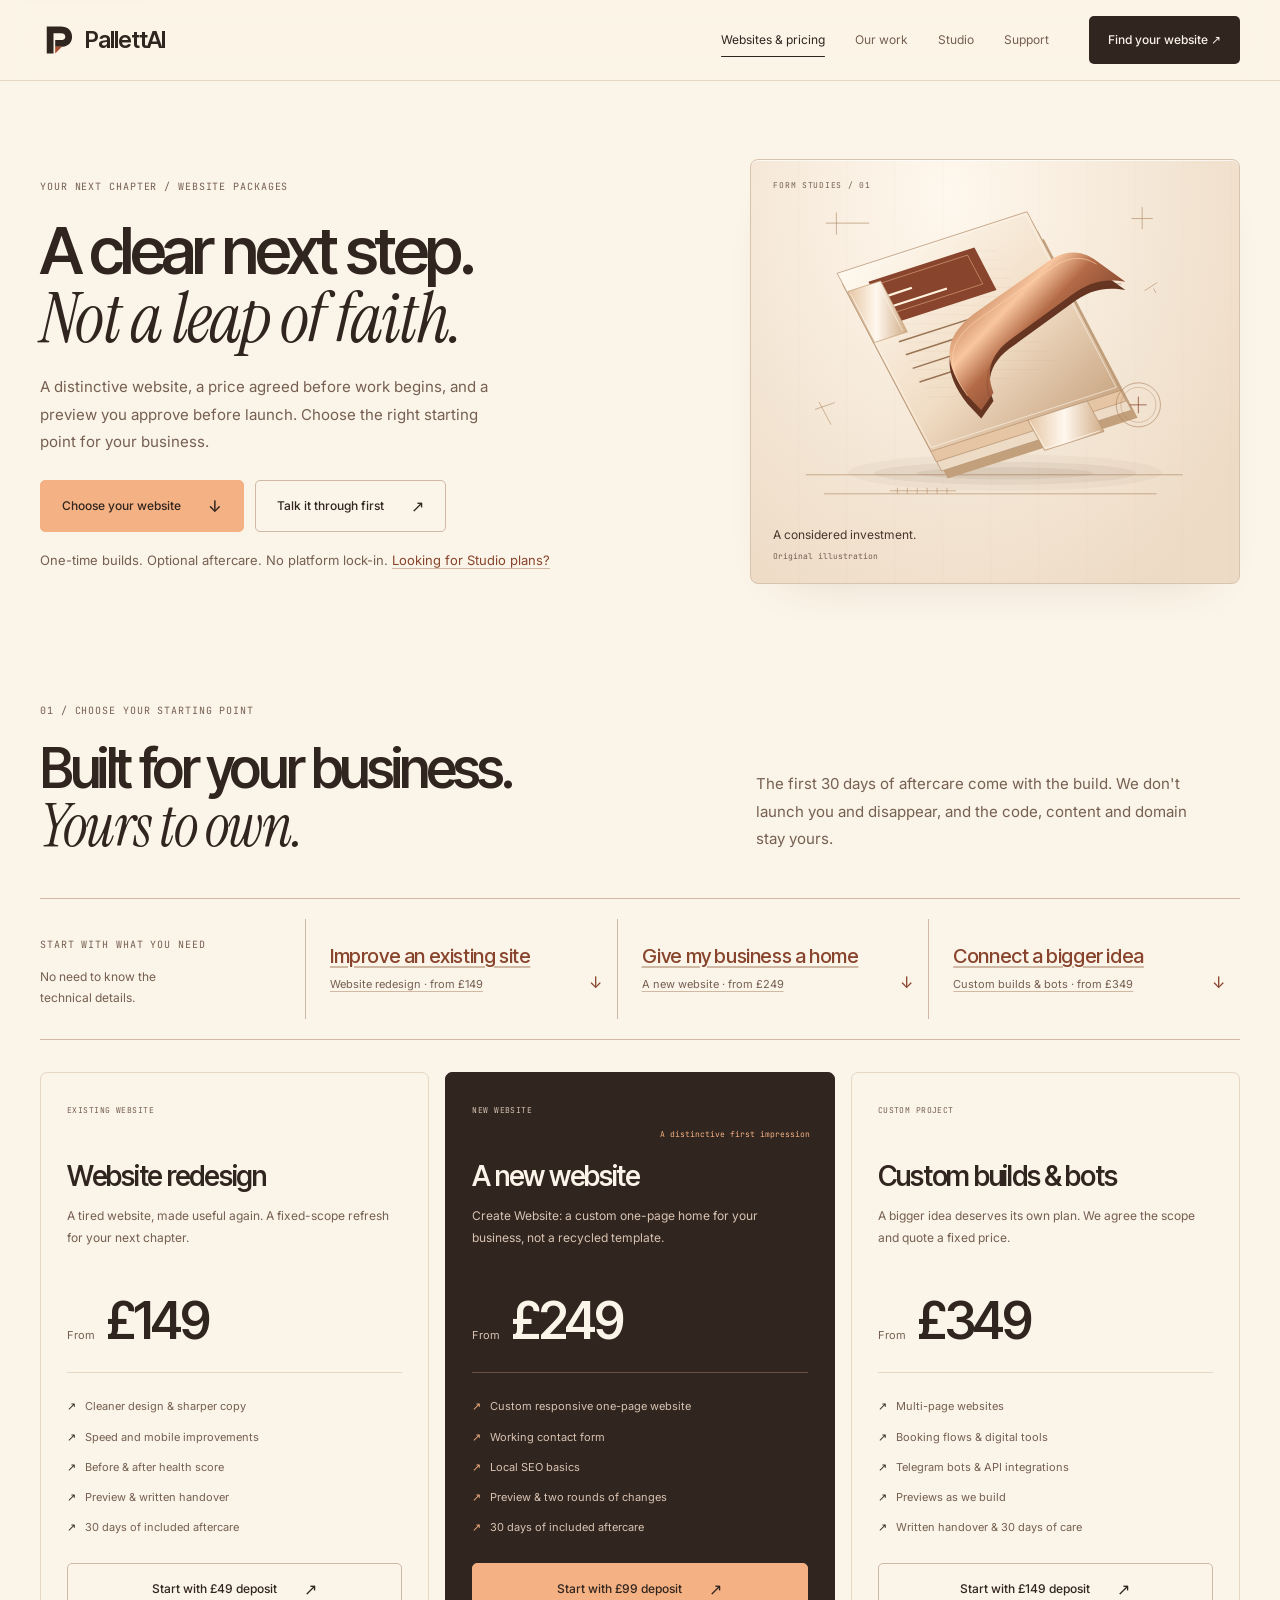
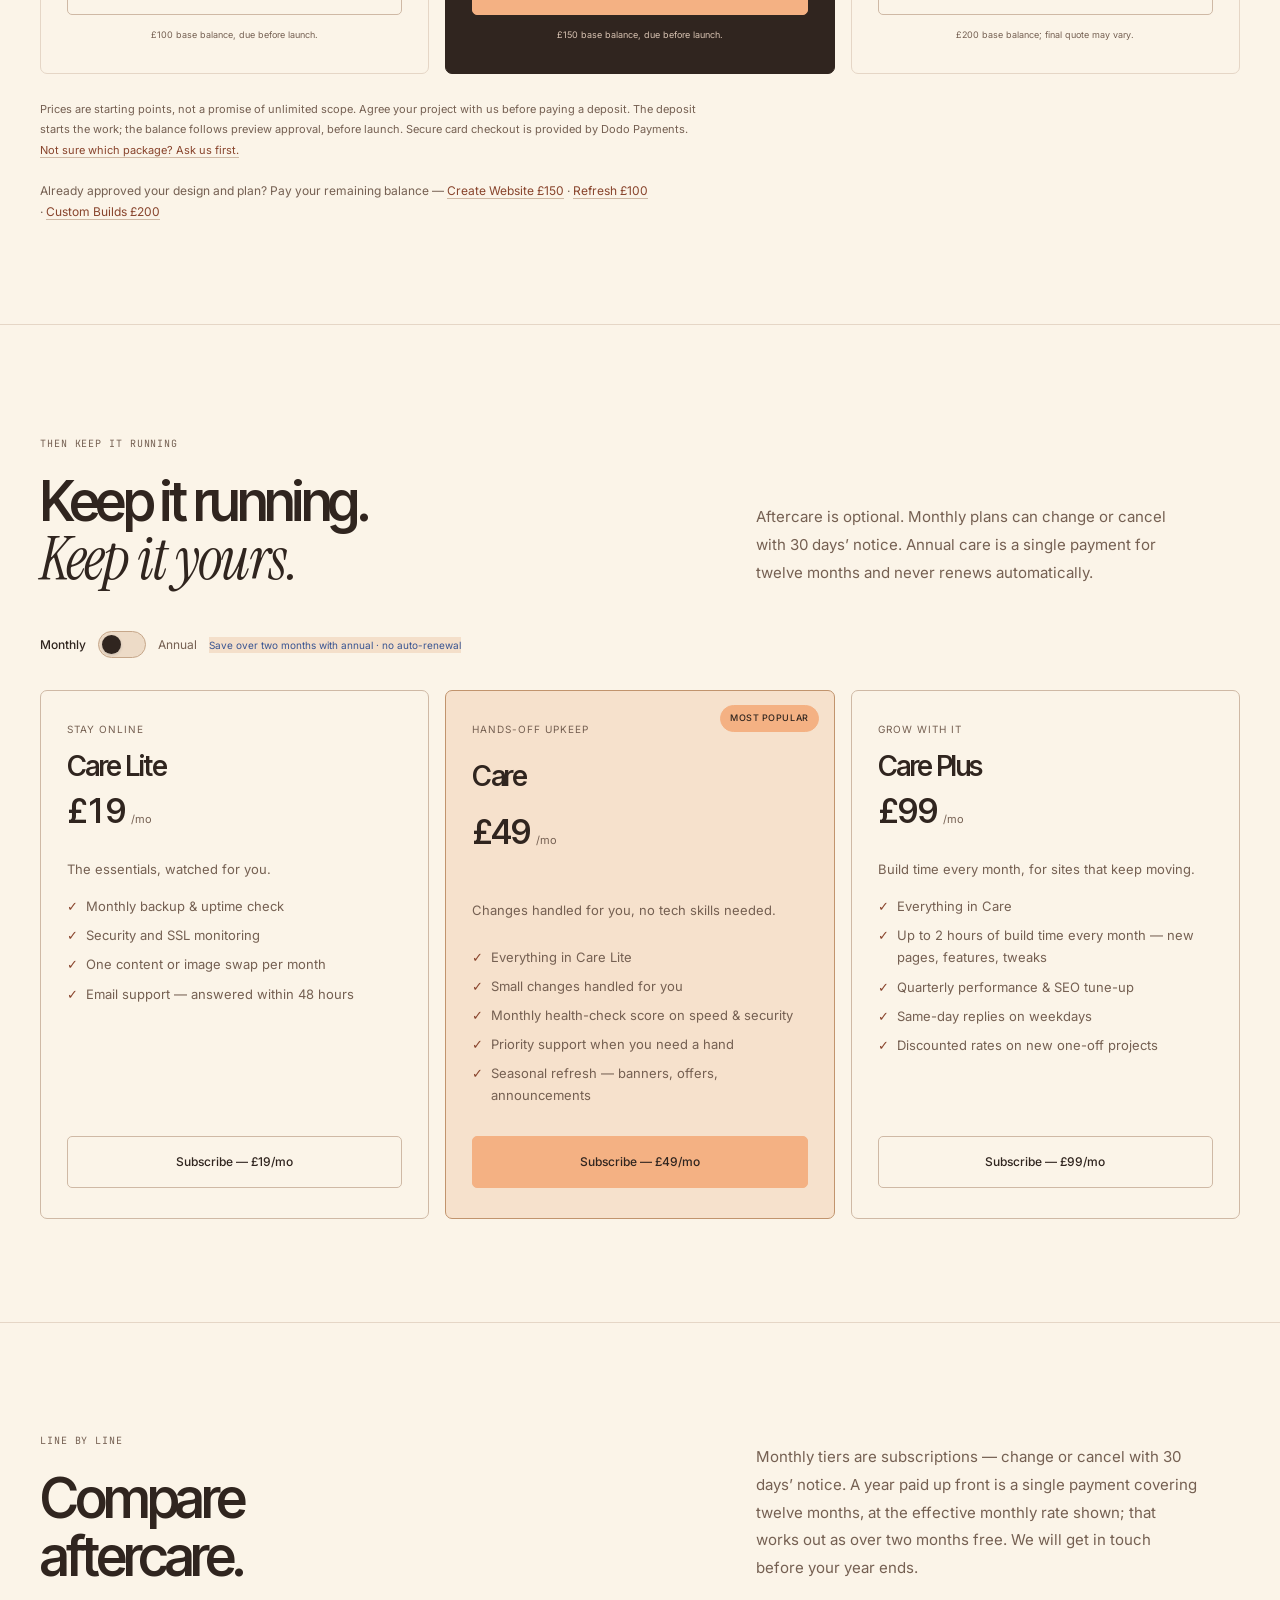
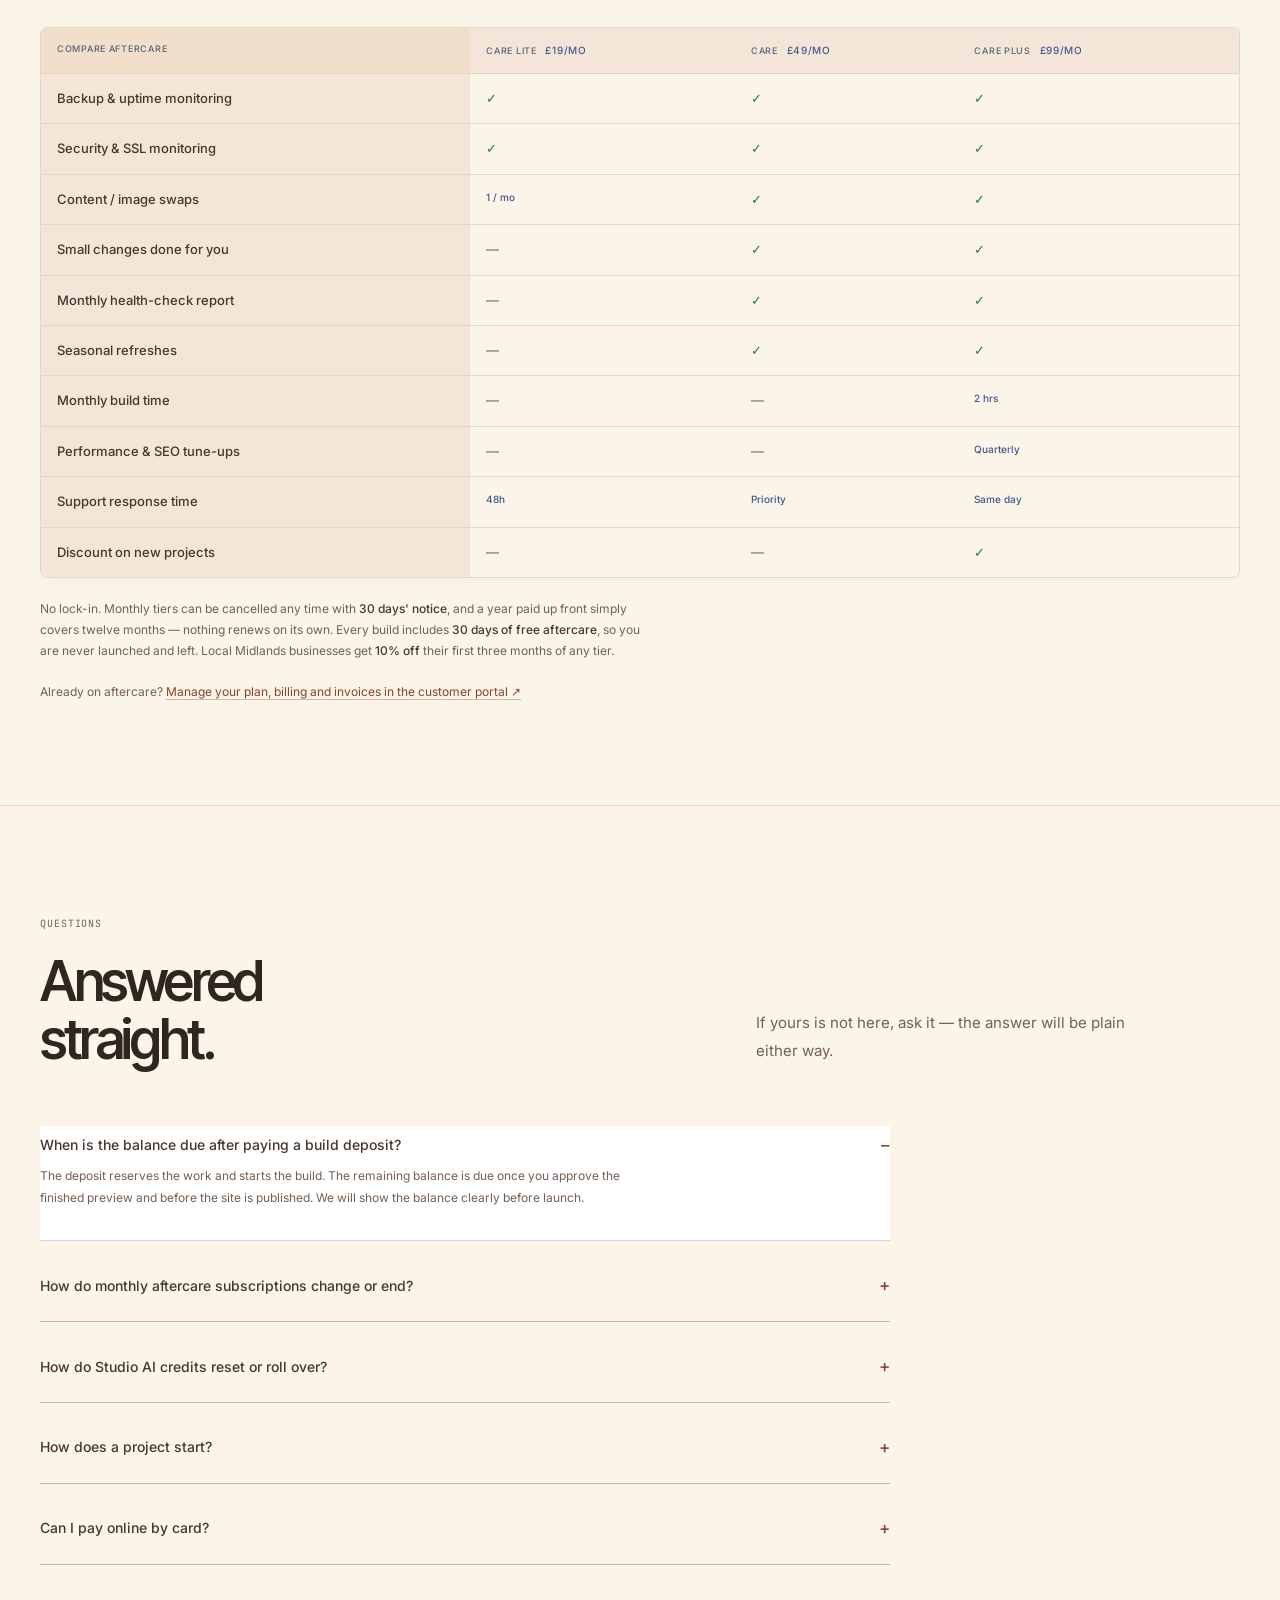
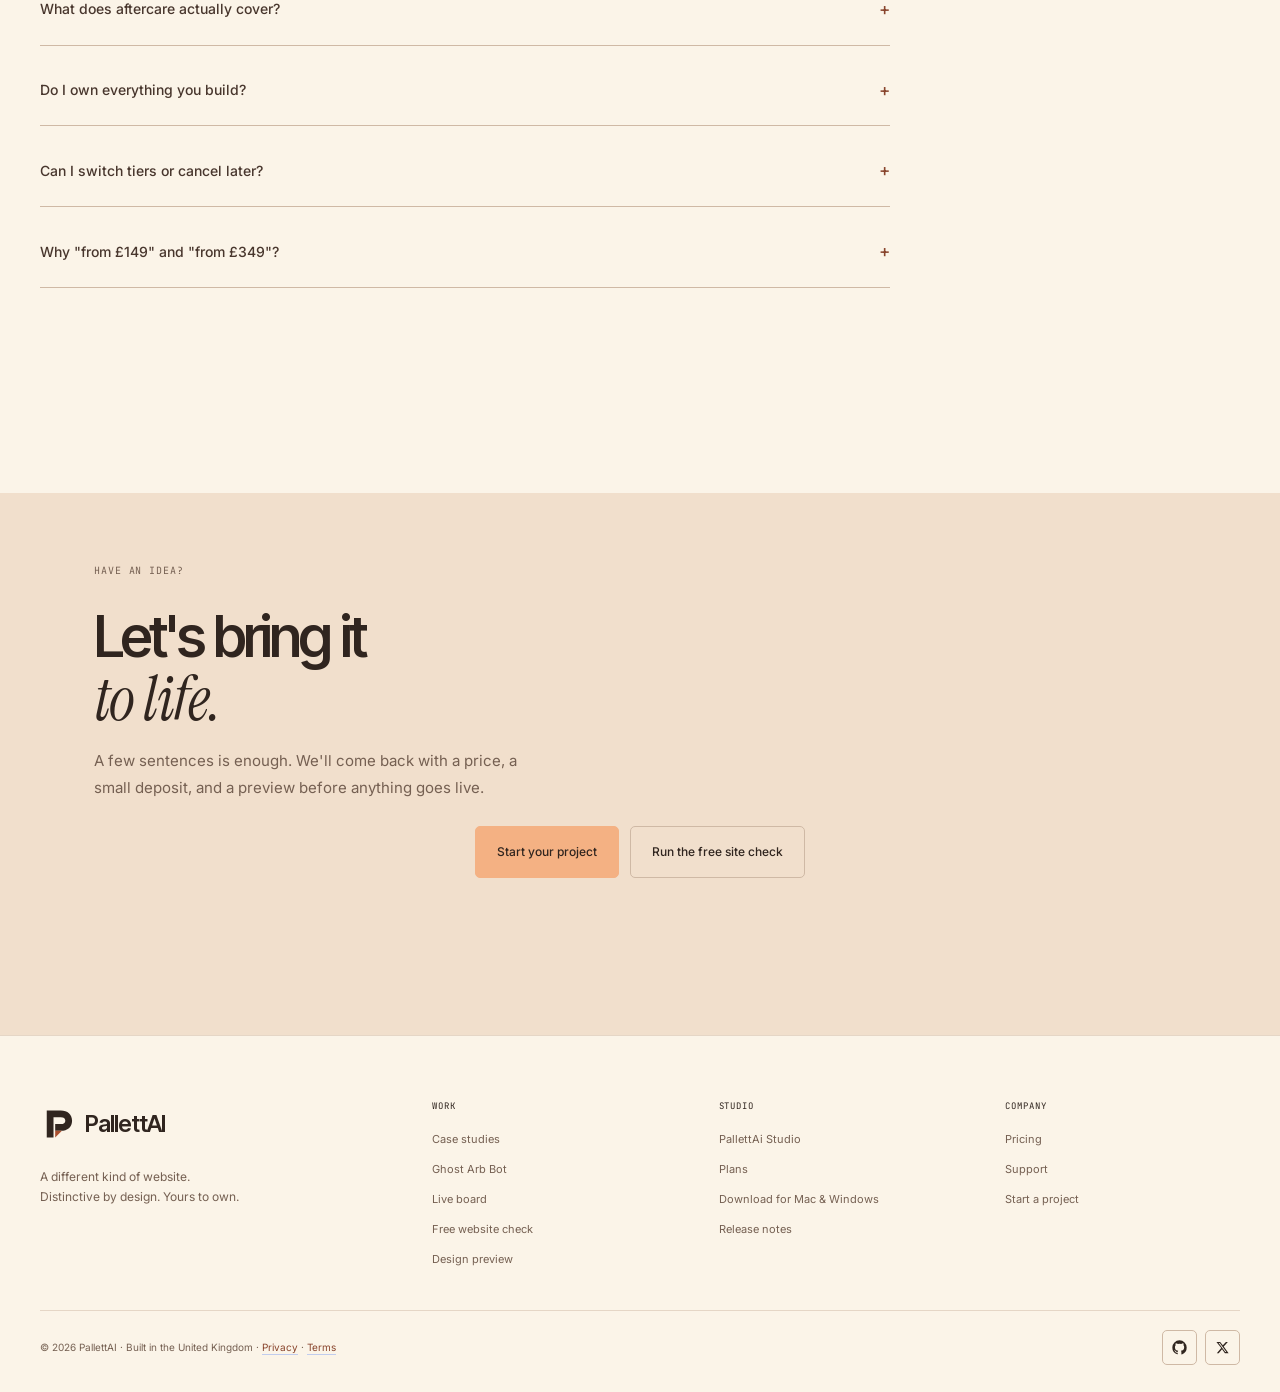
<file: pricing.html>
<!DOCTYPE html>
<html lang="en-GB">
<head>
  <meta charset="UTF-8" />
  <meta name="viewport" content="width=device-width, initial-scale=1.0" />
  <meta name="description" content="Website pricing — sites from £249, refreshes from £149, custom builds and bots from £349, aftercare from £19/mo. Studio plans live on Downloads." />
  <meta name="author" content="PallettAi" />
  <meta name="robots" content="index, follow" />
  <meta name="theme-color" content="#fbf4e8" />
  <link rel="canonical" href="https://pallettai.org/pricing" />
  <meta property="og:type" content="website" />
  <meta property="og:site_name" content="PallettAi" />
  <meta property="og:title" content="Website Pricing — Builds &amp; Aftercare | PallettAi" />
  <meta property="og:description" content="Website pricing — sites from £249, refreshes from £149, custom builds &amp; Telegram bots from £349, aftercare from £19/mo. Studio app pricing lives on the Downloads page." />
  <meta property="og:url" content="https://pallettai.org/pricing" />
  <meta property="og:image" content="https://pallettai.org/share-v3.png" />
  <meta property="og:image:type" content="image/png" />
  <meta property="og:image:width" content="1200" />
  <meta property="og:image:height" content="630" />
  <meta property="og:image:alt" content="PallettAI — A different kind of website." />
  <meta name="twitter:card" content="summary_large_image" />
  <meta name="twitter:title" content="Website Pricing — Builds &amp; Aftercare | PallettAi" />
  <meta name="twitter:description" content="Website pricing — sites from £249, refreshes from £149, custom builds &amp; Telegram bots from £349, aftercare from £19/mo. Studio app pricing on Downloads." />
  <meta name="twitter:image" content="https://pallettai.org/share-v3.png" />
  <meta name="twitter:image:alt" content="PallettAI — A different kind of website." />
  <title>Website Pricing — Builds &amp; Aftercare | PallettAi</title>
  <meta http-equiv="Content-Security-Policy" content="default-src 'self'; script-src 'self' https://gc.zgo.at; style-src 'self' 'unsafe-inline'; font-src 'self'; img-src 'self' data: https:; connect-src 'self' https://formspree.io https://pallettai-grader.coreypallett20.workers.dev https://pallettai.goatcounter.com; object-src 'none'; base-uri 'self'; form-action https://formspree.io; frame-src 'none'" />
  <script type="application/ld+json">{
    "@context":"https://schema.org",
    "@graph":[
      {"@type":"Product","name":"PallettAi Create Website","description":"A custom one-page website build with preview, contact form and local SEO basics.","brand":{"@type":"Brand","name":"PallettAi"},"offers":{"@type":"Offer","priceCurrency":"GBP","price":"249","url":"https://pallettai.org/pricing#builds","availability":"https://schema.org/InStock"}},
      {"@type":"Product","name":"PallettAi Create Website deposit","description":"Deposit to start a PallettAi Create Website build. The remaining balance is due after preview approval and before launch.","brand":{"@type":"Brand","name":"PallettAi"},"offers":{"@type":"Offer","priceCurrency":"GBP","price":"99","url":"https://pallettai.org/pricing#builds","availability":"https://schema.org/InStock"}},
      {"@type":"Product","name":"PallettAi Refresh & Upgrade","description":"A fixed-scope website refresh with a before-and-after health score.","brand":{"@type":"Brand","name":"PallettAi"},"offers":{"@type":"Offer","priceCurrency":"GBP","price":"149","url":"https://pallettai.org/pricing#builds","availability":"https://schema.org/InStock"}},
      {"@type":"Product","name":"PallettAi Refresh & Upgrade deposit","description":"Deposit to start a PallettAi Refresh & Upgrade project. The remaining balance is due before launch.","brand":{"@type":"Brand","name":"PallettAi"},"offers":{"@type":"Offer","priceCurrency":"GBP","price":"49","url":"https://pallettai.org/pricing#builds","availability":"https://schema.org/InStock"}},
      {"@type":"Product","name":"PallettAi Custom Builds & Bots","description":"Custom multi-page websites, booking flows, tools, Telegram bots and API work.","brand":{"@type":"Brand","name":"PallettAi"},"offers":{"@type":"Offer","priceCurrency":"GBP","price":"349","url":"https://pallettai.org/pricing#builds","availability":"https://schema.org/InStock"}},
      {"@type":"Product","name":"PallettAi Custom Builds & Bots deposit","description":"Deposit to start a quoted PallettAi Custom Builds & Bots project.","brand":{"@type":"Brand","name":"PallettAi"},"offers":{"@type":"Offer","priceCurrency":"GBP","price":"149","url":"https://pallettai.org/pricing#builds","availability":"https://schema.org/InStock"}},
      {"@type":"Product","name":"PallettAi Care Lite","description":"Optional website aftercare with backups, uptime and security monitoring.","brand":{"@type":"Brand","name":"PallettAi"},"offers":{"@type":"Offer","priceCurrency":"GBP","price":"19","url":"https://pallettai.org/pricing#aftercare","availability":"https://schema.org/InStock","priceSpecification":{"@type":"UnitPriceSpecification","price":"19","priceCurrency":"GBP","unitText":"MONTH"}}},
      {"@type":"Product","name":"PallettAi Care","description":"Hands-off website aftercare with content changes and health checks.","brand":{"@type":"Brand","name":"PallettAi"},"offers":{"@type":"Offer","priceCurrency":"GBP","price":"49","url":"https://pallettai.org/pricing#aftercare","availability":"https://schema.org/InStock","priceSpecification":{"@type":"UnitPriceSpecification","price":"49","priceCurrency":"GBP","unitText":"MONTH"}}},
      {"@type":"Product","name":"PallettAi Care Plus","description":"Website aftercare with monthly build time, performance and SEO tune-ups.","brand":{"@type":"Brand","name":"PallettAi"},"offers":{"@type":"Offer","priceCurrency":"GBP","price":"99","url":"https://pallettai.org/pricing#aftercare","availability":"https://schema.org/InStock","priceSpecification":{"@type":"UnitPriceSpecification","price":"99","priceCurrency":"GBP","unitText":"MONTH"}}}
    ]
  }</script>
  <link rel="icon" type="image/png" sizes="32x32" href="favicon-32.png?v=3" />
  <link rel="icon" type="image/svg+xml" href="signal-favicon.svg?v=5" />
  <link rel="apple-touch-icon" href="apple-touch-icon.png?v=3" />
  <link rel="preload" href="fonts/inter-tight-var-latin.woff2" as="font" type="font/woff2" crossorigin />
  <link rel="stylesheet" href="theme.css" />
  <link rel="stylesheet" href="motion.css?v=atelier-2" />
  <link rel="stylesheet" href="controls.css" />
  <script src="payments.js" defer></script>
  <script src="theme.js" defer></script>
  <script src="motion.js" defer></script>
  <script data-goatcounter="https://pallettai.goatcounter.com/count" async src="https://gc.zgo.at/count.js"></script>
  <noscript><img src="https://pallettai.goatcounter.com/count?p=/noscript" style="display:none" alt="" /></noscript>
</head>
<body data-page="pricing">

<a class="skip" href="#top">Skip to content</a>
<div class="sky" id="sky" aria-hidden="true"></div>
<header class="nav" id="nav"><div class="nav-in"><a class="brand" href="index.html"><img src="signal-mark.svg" width="36" height="36" alt="" /><b>PallettAI</b></a><nav class="nav-links" aria-label="Primary"><a href="pricing.html" aria-current="page">Websites &amp; pricing</a><a href="portfolio.html">Our work</a><a href="downloads.html">Studio</a><a href="support.html">Support</a><a class="nav-cta" href="#builds">Find your website ↗</a></nav></div></header>

<main id="top">

  <!-- ============ PAGE HERO ============ -->
  <section class="phero">
    <div class="wrap-l art-hero"><div class="art-hero-copy">
      <p class="eyebrow">Your next chapter / Website packages</p>
      <h1>A clear next step.<br /><span class="ed">Not a leap of faith.</span></h1>
      <p class="lede">A distinctive website, a price agreed before work begins, and a preview you approve before launch. Choose the right starting point for your business.</p>
      <div class="btns"><a class="btn ice" href="#builds">Choose your website <span aria-hidden="true">↓</span></a><a class="btn line" href="index.html#contact">Talk it through first <span aria-hidden="true">↗</span></a></div>
      <p class="meta">One-time builds. Optional aftercare. No platform lock-in. <a href="downloads.html#studio-plans">Looking for Studio plans?</a></p>
      </div><figure class="edition-art"><span class="art-overline">FORM STUDIES / 01</span><img src="artwork/folio.svg?v=atelier-2" width="640" height="480" alt="A paper folio and copper ribbon arranged on a warm drafting surface." /><figcaption>A considered investment. <span>Original illustration</span></figcaption></figure>
    </div>
  </section>

  <!-- ============ ONE-TIME BUILDS ============ -->
  <section class="sec" id="builds">
    <svg class="wm" viewBox="0 0 1000 1000" aria-hidden="true"><use href="#wm"/></svg>
    <div class="wrap-l">
      <div class="head">
        <div class="rv">
          <p class="eyebrow">01 / Choose your starting point</p>
          <h2 class="big">Built for your business.<br /><span class="ed">Yours to own.</span></h2>
        </div>
        <p class="lede rv" data-d="1">The first 30 days of aftercare come with the build. We don't launch you and disappear, and the code, content and domain stay yours.</p>
      </div>

      <nav class="package-guide" aria-label="Find your website package">
        <div><p class="eyebrow">Start with what you need</p><p>No need to know the technical details.</p></div>
        <a href="#build-refresh"><span>Improve an existing site</span><small>Website redesign · from £149</small><i aria-hidden="true">↓</i></a>
        <a href="#build-create"><span>Give my business a home</span><small>A new website · from £249</small><i aria-hidden="true">↓</i></a>
        <a href="#build-custom"><span>Connect a bigger idea</span><small>Custom builds &amp; bots · from £349</small><i aria-hidden="true">↓</i></a>
      </nav>
      <div class="build-grid">
        <article class="build-card" id="build-refresh"><p class="package-number">EXISTING WEBSITE</p><h3>Website redesign</h3><p class="package-description">A tired website, made useful again. A fixed-scope refresh for your next chapter.</p><p class="build-price"><span>From</span> £149</p><ul><li>Cleaner design &amp; sharper copy</li><li>Speed and mobile improvements</li><li>Before &amp; after health score</li><li>Preview &amp; written handover</li><li>30 days of included aftercare</li></ul><a class="btn line" data-pay="depositRefresh" href="support.html">Start with £49 deposit <span aria-hidden="true">↗</span></a><p class="deposit-note">£100 base balance, due before launch.</p></article>
        <article class="build-card build-featured" id="build-create"><p class="package-number">NEW WEBSITE</p><span class="package-tag">A distinctive first impression</span><h3>A new website</h3><p class="package-description">Create Website: a custom one-page home for your business, not a recycled template.</p><p class="build-price"><span>From</span> £249</p><ul><li>Custom responsive one-page website</li><li>Working contact form</li><li>Local SEO basics</li><li>Preview &amp; two rounds of changes</li><li>30 days of included aftercare</li></ul><a class="btn ice" data-pay="depositCreate" href="support.html">Start with £99 deposit <span aria-hidden="true">↗</span></a><p class="deposit-note">£150 base balance, due before launch.</p></article>
        <article class="build-card" id="build-custom"><p class="package-number">CUSTOM PROJECT</p><h3>Custom builds &amp; bots</h3><p class="package-description">A bigger idea deserves its own plan. We agree the scope and quote a fixed price.</p><p class="build-price"><span>From</span> £349</p><ul><li>Multi-page websites</li><li>Booking flows &amp; digital tools</li><li>Telegram bots &amp; API integrations</li><li>Previews as we build</li><li>Written handover &amp; 30 days of care</li></ul><a class="btn line" data-pay="depositCustom" href="support.html">Start with £149 deposit <span aria-hidden="true">↗</span></a><p class="deposit-note">£200 base balance; final quote may vary.</p></article>
      </div>
      <p class="purchase-note">Prices are starting points, not a promise of unlimited scope. Agree your project with us before paying a deposit. The deposit starts the work; the balance follows preview approval, before launch. Secure card checkout is provided by Dodo Payments. <a href="index.html#contact">Not sure which package? Ask us first.</a></p>

      <p class="note-row rv" data-d="2">Already approved your design and plan? Pay your remaining balance —
        <a data-pay="balanceCreate" href="support.html">Create Website £150</a> ·
        <a data-pay="balanceRefresh" href="support.html">Refresh £100</a> ·
        <a data-pay="balanceCustom" href="support.html">Custom Builds £200</a>
      </p>
    </div>
  </section>

  <!-- ============ AFTERCARE TIERS ============ -->
  <section class="sec sec-split" id="aftercare">
    <div class="wrap-l">
      <div class="head">
        <div class="rv">
          <p class="eyebrow">Then keep it running</p>
          <h2 class="big" id="aftercare-heading">Keep it running.<br /><span class="ed">Keep it yours.</span></h2>
        </div>
        <p class="lede rv" data-d="1">Aftercare is optional. Monthly plans can change or cancel with 30 days’ notice. Annual care is a single payment for twelve months and never renews automatically.</p>
      </div>

      <div class="switch-row"><span class="lbl active" id="lbl-monthly">Monthly</span><button class="switch" id="billing-switch" type="button" role="switch" aria-checked="false" aria-label="Switch to annual aftercare billing" aria-describedby="billing-saving"></button><span class="lbl" id="lbl-annual">Annual</span><span class="save" id="billing-saving">Save over two months with annual · no auto-renewal</span></div>
      <noscript><p class="note-row">Monthly plans are shown below. For annual care, <a href="support.html">contact us</a>.</p></noscript>
      <div class="tiers">
        <div class="tier rv">
          <p class="cat">Stay online</p>
          <h3>Care Lite</h3>
          <div class="price"><span class="amt" data-monthly="£19" data-annual="£15">£19</span><span class="per">/mo</span></div>
          <div class="annual-note" data-annual-note="· £180 once for 12 months"></div>
          <p class="desc">The essentials, watched for you.</p>
          <ul>
            <li>Monthly backup &amp; uptime check</li>
            <li>Security and SSL monitoring</li>
            <li>One content or image swap per month</li>
            <li>Email support — answered within 48 hours</li>
          </ul>
          <a class="btn line" data-pay="careLiteMonthly" data-pay-annual="careLiteAnnual" data-label-monthly="Subscribe — £19/mo" data-label-annual="Pay £180 for a year" href="support.html">Subscribe — £19/mo</a>
        </div>

        <div class="tier feat rv" data-d="1">
          <span class="badge">Most popular</span>
          <p class="cat">Hands-off upkeep</p>
          <h3>Care</h3>
          <div class="price"><span class="amt" data-monthly="£49" data-annual="£39">£49</span><span class="per">/mo</span></div>
          <div class="annual-note" data-annual-note="· £468 once for 12 months"></div>
          <p class="desc">Changes handled for you, no tech skills needed.</p>
          <ul>
            <li>Everything in Care Lite</li>
            <li>Small changes handled for you</li>
            <li>Monthly health-check score on speed &amp; security</li>
            <li>Priority support when you need a hand</li>
            <li>Seasonal refresh — banners, offers, announcements</li>
          </ul>
          <a class="btn ice" data-pay="careMonthly" data-pay-annual="careAnnual" data-label-monthly="Subscribe — £49/mo" data-label-annual="Pay £468 for a year" href="support.html">Subscribe — £49/mo</a>
        </div>

        <div class="tier rv" data-d="2">
          <p class="cat">Grow with it</p>
          <h3>Care Plus</h3>
          <div class="price"><span class="amt" data-monthly="£99" data-annual="£79">£99</span><span class="per">/mo</span></div>
          <div class="annual-note" data-annual-note="· £948 once for 12 months"></div>
          <p class="desc">Build time every month, for sites that keep moving.</p>
          <ul>
            <li>Everything in Care</li>
            <li>Up to 2 hours of build time every month — new pages, features, tweaks</li>
            <li>Quarterly performance &amp; SEO tune-up</li>
            <li>Same-day replies on weekdays</li>
            <li>Discounted rates on new one-off projects</li>
          </ul>
          <a class="btn line" data-pay="carePlusMonthly" data-pay-annual="carePlusAnnual" data-label-monthly="Subscribe — £99/mo" data-label-annual="Pay £948 for a year" href="support.html">Subscribe — £99/mo</a>
        </div>
      </div>
    </div>
  </section>

  <!-- ============ COMPARISON MATRIX ============ -->
  <section class="sec sec-split">
    <div class="wrap-l">
      <div class="head">
        <div class="rv">
          <p class="eyebrow">Line by line</p>
          <h2 class="big">Compare<br /><span class="grad">aftercare.</span></h2>
        </div>
        <p class="lede rv" data-d="1">Monthly tiers are subscriptions — change or cancel with 30 days’ notice. A year paid up front is a single payment covering twelve months, at the effective monthly rate shown; that works out as over two months free. We will get in touch before your year ends.</p>
      </div>

      <div class="cmp-wrap rv" data-d="1" tabindex="0" role="region" aria-label="Aftercare comparison; scroll horizontally on small screens">
        <table class="cmp">
          <caption class="sr">Comparison of Care Lite, Care and Care Plus</caption>
          <thead>
            <tr>
              <th scope="col">Compare aftercare</th>
              <th scope="col">Care Lite <span class="val" data-monthly="£19/mo" data-annual="£15/mo">£19/mo</span></th>
              <th scope="col">Care <span class="val" data-monthly="£49/mo" data-annual="£39/mo">£49/mo</span></th>
              <th scope="col">Care Plus <span class="val" data-monthly="£99/mo" data-annual="£79/mo">£99/mo</span></th>
            </tr>
          </thead>
          <tbody>
            <tr><th scope="row">Backup &amp; uptime monitoring</th><td class="yes">✓</td><td class="yes">✓</td><td class="yes">✓</td></tr>
            <tr><th scope="row">Security &amp; SSL monitoring</th><td class="yes">✓</td><td class="yes">✓</td><td class="yes">✓</td></tr>
            <tr><th scope="row">Content / image swaps</th><td class="val">1 / mo</td><td class="yes">✓</td><td class="yes">✓</td></tr>
            <tr><th scope="row">Small changes done for you</th><td class="no">—</td><td class="yes">✓</td><td class="yes">✓</td></tr>
            <tr><th scope="row">Monthly health-check report</th><td class="no">—</td><td class="yes">✓</td><td class="yes">✓</td></tr>
            <tr><th scope="row">Seasonal refreshes</th><td class="no">—</td><td class="yes">✓</td><td class="yes">✓</td></tr>
            <tr><th scope="row">Monthly build time</th><td class="no">—</td><td class="no">—</td><td class="val">2 hrs</td></tr>
            <tr><th scope="row">Performance &amp; SEO tune-ups</th><td class="no">—</td><td class="no">—</td><td class="val">Quarterly</td></tr>
            <tr><th scope="row">Support response time</th><td class="val">48h</td><td class="val">Priority</td><td class="val">Same day</td></tr>
            <tr><th scope="row">Discount on new projects</th><td class="no">—</td><td class="no">—</td><td class="yes">✓</td></tr>
          </tbody>
        </table>
      </div>

      <p class="note-row rv" data-d="2">No lock-in. Monthly tiers can be cancelled any time with <b>30 days' notice</b>, and a year paid up front simply covers twelve months — nothing renews on its own. Every build includes <b>30 days of free aftercare</b>, so you are never launched and left. Local Midlands businesses get <b>10% off</b> their first three months of any tier.</p>
      <p class="note-row rv" data-d="2">Already on aftercare? <a data-portal href="support.html">Manage your plan, billing and invoices in the customer portal ↗</a></p>
    </div>
  </section>

  <!-- ============ FAQ ============ -->
  <section class="sec sec-split" id="pricing-faq">
    <div class="wrap-l">
      <div class="head">
        <div class="rv">
          <p class="eyebrow">Questions</p>
          <h2 class="big">Answered<br /><span class="grad">straight.</span></h2>
        </div>
        <p class="lede rv" data-d="1">If yours is not here, ask it — the answer will be plain either way.</p>
      </div>

      <div class="faq rv" data-d="1">
        <details open>
          <summary>When is the balance due after paying a build deposit?</summary>
          <div class="a">The deposit reserves the work and starts the build. The remaining balance is due once you approve the finished preview and before the site is published. We will show the balance clearly before launch.</div>
        </details>
        <details>
          <summary>How do monthly aftercare subscriptions change or end?</summary>
          <div class="a">Monthly aftercare can be upgraded, downgraded or cancelled with 30 days' notice through the customer portal or by emailing support. Annual aftercare is a single twelve-month payment and does not renew automatically.</div>
        </details>
        <details>
          <summary>How do Studio AI credits reset or roll over?</summary>
          <div class="a">Free-plan credits are a usage allowance, not stored credit. They reset according to the allowance shown inside Studio and unused credits do not roll over. Pro and Pro+ include unlimited AI Studio generations while the plan is active.</div>
        </details>
        <details>
          <summary>How does a project start?</summary>
          <div class="a">Send the form or an email describing the idea. Our new-project reply target is within 24 hours. We agree a price and a small deposit, then build a preview you can look at. Nothing goes live until you are happy with it.</div>
        </details>
        <details>
          <summary>Can I pay online by card?</summary>
          <div class="a">Yes — every card payment runs through Dodo Payments. New projects start with a deposit link (Refresh £49, Create Website £99, Custom Builds &amp; Bots £149); the remaining balance is paid by a second link or invoice before launch. Aftercare runs monthly as a subscription you can manage at any time in the <a data-portal href="support.html">customer portal</a> — or by emailing us and we will do it for you. A year paid up front is a single payment rather than a subscription, so there is nothing to cancel; just email us and we will handle any change.</div>
        </details>
        <details>
          <summary>What does aftercare actually cover?</summary>
          <div class="a">The unglamorous work of keeping a site healthy: backups, security checks, small copy swaps and the occasional fix. Care and Care Plus add a monthly health report and we make the changes for you; Care Plus also includes monthly build time for new pages. It is optional — every site we build runs fine without it — but it is the easiest way to stay current and secure.</div>
        </details>
        <details>
          <summary>Do I own everything you build?</summary>
          <div class="a">Yes. The code, the content and the domain are yours. If we ever part ways, you get a proper handover so nothing is locked behind us.</div>
        </details>
        <details>
          <summary>Can I switch tiers or cancel later?</summary>
          <div class="a">Whenever you like. Upgrade, downgrade or cancel with 30 days' notice — no exit fees. Cancel during the free first month and you pay nothing. Once subscribed, the <a data-portal href="support.html">customer portal</a> is where you change cards, view invoices or cancel in a couple of clicks.</div>
        </details>
        <details>
          <summary>Why "from £149" and "from £349"?</summary>
          <div class="a">Because the work is not always the same size. A three-page refresh costs less than a booking flow. After a short conversation we quote a fixed price, and that number stays put.</div>
        </details>
      </div>
    </div>
  </section>

  <!-- ============ CTA ============ -->
  <section class="closing">
    <div class="wrap-l">
      <p class="eyebrow rv" style="justify-content:center">Have an idea?</p>
      <h2 class="rv" data-d="1" style="margin-top:24px">Let's bring it<br /><span class="ed">to life.</span></h2>
      <p class="lede rv" data-d="2">A few sentences is enough. We'll come back with a price, a small deposit, and a preview before anything goes live.</p>
      <div class="btns center rv" data-d="3">
        <a class="btn ice" href="index.html#contact">Start your project</a>
        <a class="btn line" href="index.html#grader">Run the free site check</a>
      </div>
    </div>
  </section>
</main>

<footer id="sitefooter"></footer>
</body>
</html>
</file>
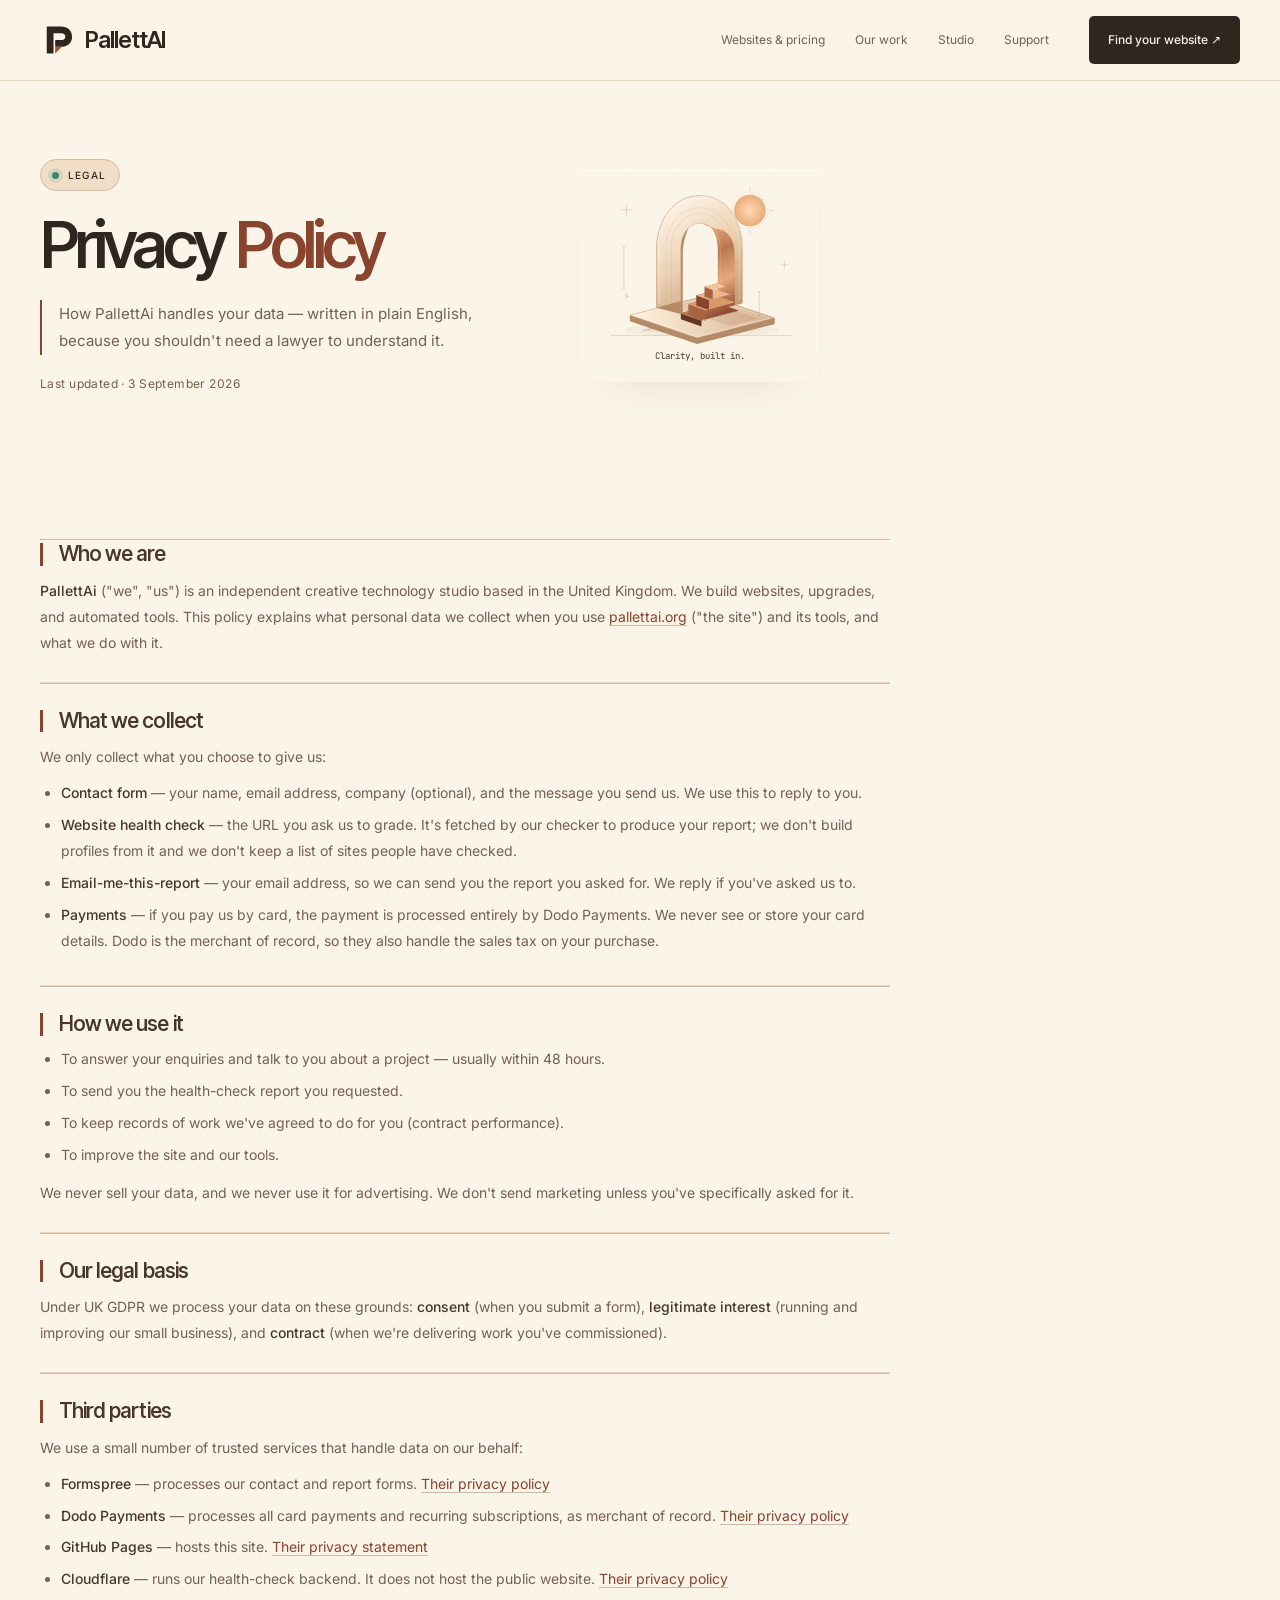
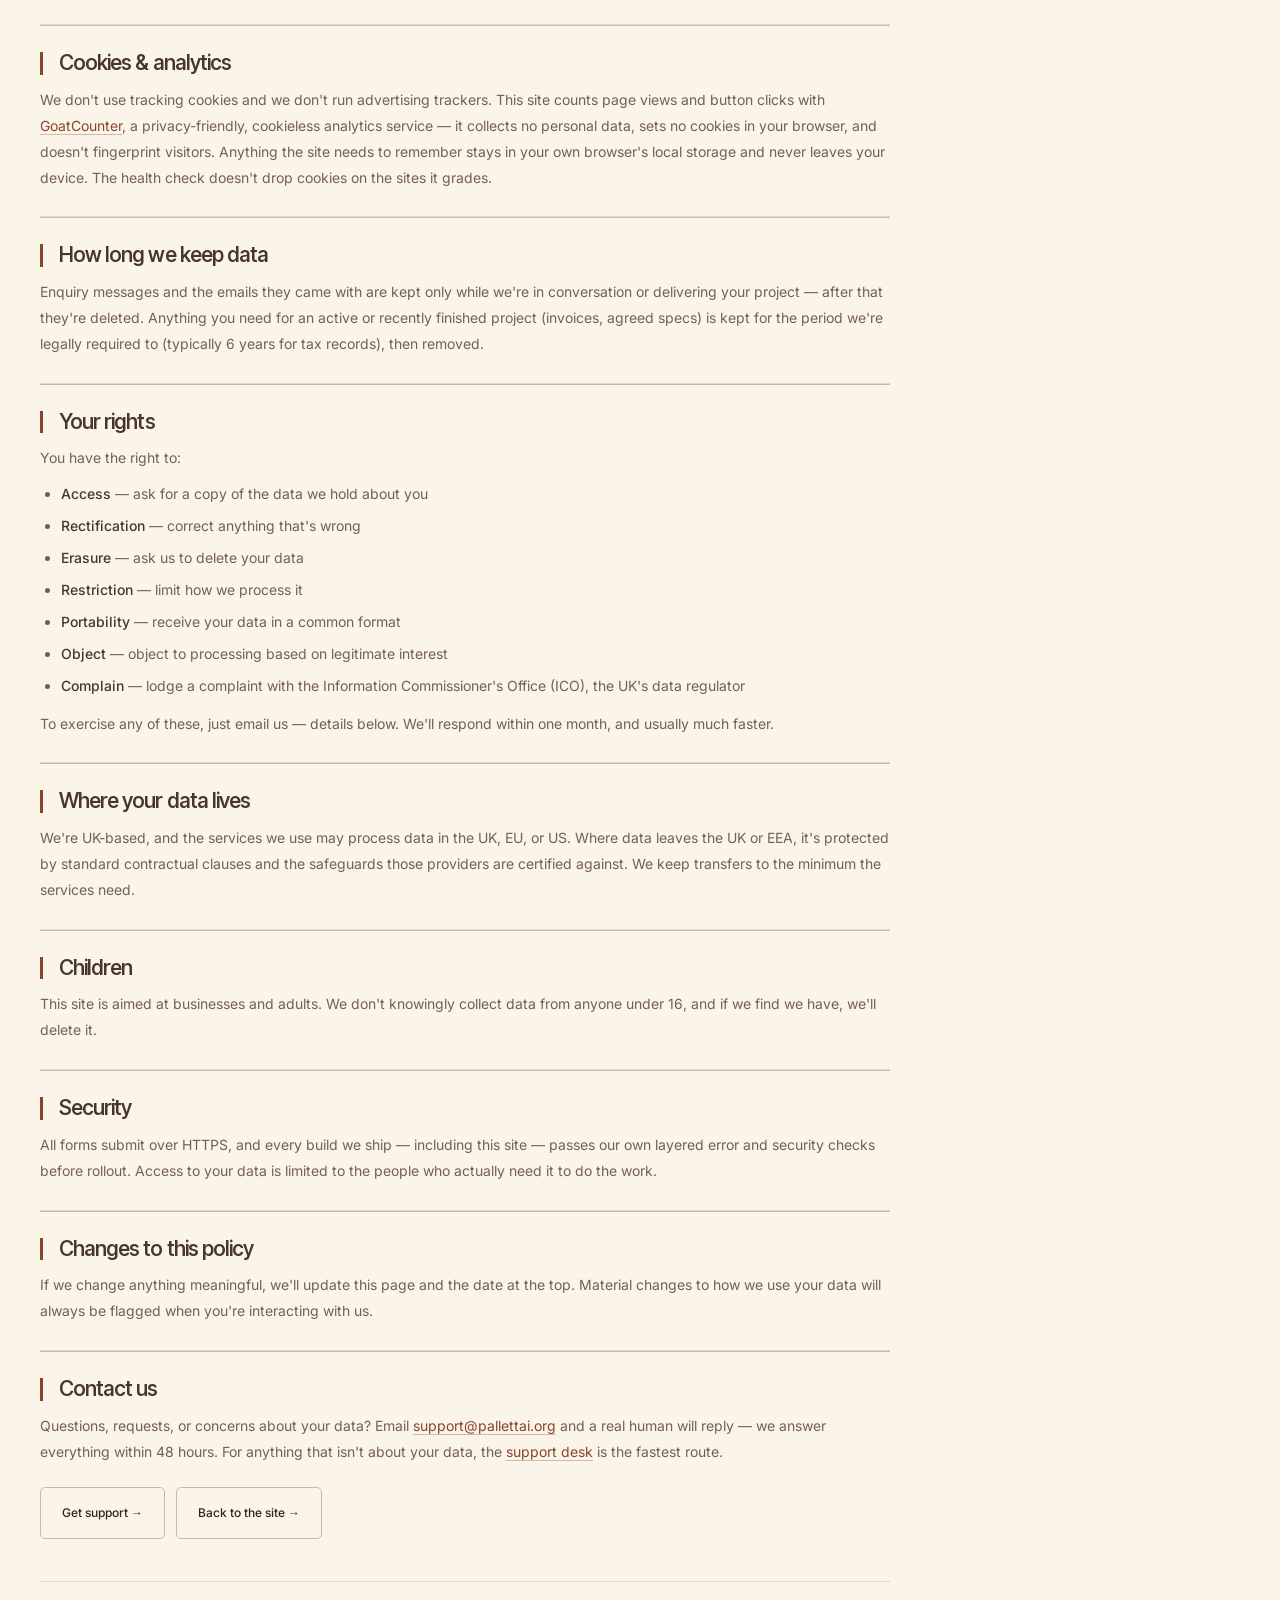
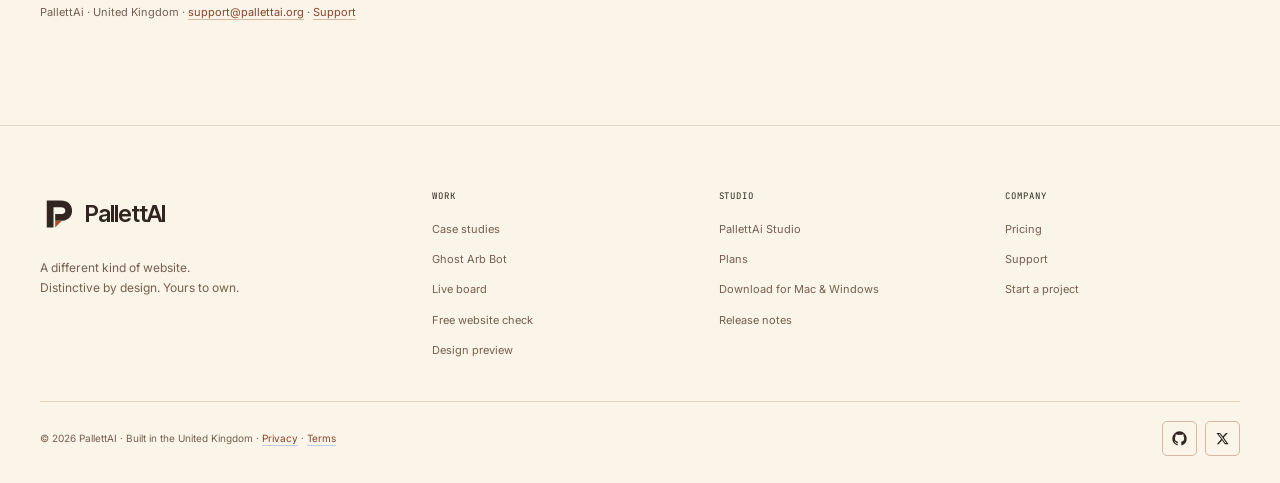
<file: privacy.html>
<!DOCTYPE html>
<html lang="en-GB">
<head>
  <meta charset="UTF-8" />
  <meta name="viewport" content="width=device-width, initial-scale=1.0" />
  <meta name="description" content="How PallettAi collects, uses, and protects your personal data. Plain English, no small print." />
  <meta name="author" content="PallettAi" />
  <meta name="robots" content="index, follow" />
  <meta name="theme-color" content="#fbf4e8" />
  <link rel="canonical" href="https://pallettai.org/privacy" />
  <meta property="og:type" content="website" />
  <meta property="og:site_name" content="PallettAi" />
  <meta property="og:title" content="Privacy Policy — PallettAi" />
  <meta property="og:description" content="How PallettAi collects, uses, and protects your personal data. Plain English, no small print." />
  <meta property="og:url" content="https://pallettai.org/privacy" />
  <meta property="og:image" content="https://pallettai.org/share-v3.png" />
  <meta property="og:image:type" content="image/png" />
  <meta property="og:image:width" content="1200" />
  <meta property="og:image:height" content="630" />
  <meta property="og:image:alt" content="PallettAi — A different kind of website." />
  <meta name="twitter:card" content="summary_large_image" />
  <meta name="twitter:title" content="Privacy Policy — PallettAi" />
  <meta name="twitter:description" content="How PallettAi collects, uses, and protects your personal data. Plain English, no small print." />
  <meta name="twitter:image" content="https://pallettai.org/share-v3.png" />
  <meta name="twitter:image:alt" content="PallettAi — A different kind of website." />
  <title>Privacy Policy — PallettAi</title>
  <meta http-equiv="Content-Security-Policy" content="default-src 'self'; script-src 'self' https://gc.zgo.at; style-src 'self' 'unsafe-inline'; font-src 'self'; img-src 'self' data: https:; connect-src 'self' https://pallettai.goatcounter.com; object-src 'none'; base-uri 'self'; form-action 'none'; frame-src 'none'" />
  <link rel="icon" type="image/png" sizes="32x32" href="favicon-32.png?v=3" />
  <link rel="icon" type="image/svg+xml" href="signal-favicon.svg?v=5" />
  <link rel="apple-touch-icon" href="apple-touch-icon.png?v=3" />
  <link rel="stylesheet" href="theme.css" />
  <link rel="stylesheet" href="motion.css?v=atelier-2" />
  <link rel="stylesheet" href="controls.css" />
  <script src="theme.js" defer></script>
  <script src="motion.js" defer></script>
  <noscript><style>.rv,.up{opacity:1;transform:none}</style></noscript>
  <script data-goatcounter="https://pallettai.goatcounter.com/count" async src="https://gc.zgo.at/count.js"></script>
  <noscript><img src="https://pallettai.goatcounter.com/count?p=/noscript" style="display:none" alt="" /></noscript>
</head>
<body data-page="privacy">
  <a class="skip" href="#top">Skip to content</a>
  <div class="sky" id="sky" aria-hidden="true"></div>
  <header class="nav" id="nav"></header>

  <main class="wrap" id="top">
    <header class="page-hero art-hero art-hero-quiet"><div class="art-hero-copy">
      <span class="pill"><span class="dot" aria-hidden="true"></span> Legal</span>
      <h1>Privacy <span class="g">Policy</span></h1>
      <p class="lede lede-bar">How PallettAi handles your data — written in plain English, because you shouldn't need a lawyer to understand it.</p>
      <p class="stamp">Last updated · 3 September 2026</p>
      </div><figure class="edition-art"><img src="artwork/structure.svg?v=atelier-2" width="640" height="480" alt="" /><figcaption>Clarity, built in.</figcaption></figure>
    </header>

    <section class="sec legal">
      <section>
        <h2>Who we are</h2>
        <p><b>PallettAi</b> ("we", "us") is an independent creative technology studio based in the United Kingdom. We build websites, upgrades, and automated tools. This policy explains what personal data we collect when you use <a href="https://pallettai.org/">pallettai.org</a> ("the site") and its tools, and what we do with it.</p>
      </section>

      <section>
        <h2>What we collect</h2>
        <p>We only collect what you choose to give us:</p>
        <ul>
          <li><b>Contact form</b> — your name, email address, company (optional), and the message you send us. We use this to reply to you.</li>
          <li><b>Website health check</b> — the URL you ask us to grade. It's fetched by our checker to produce your report; we don't build profiles from it and we don't keep a list of sites people have checked.</li>
          <li><b>Email-me-this-report</b> — your email address, so we can send you the report you asked for. We reply if you've asked us to.</li>
          <li><b>Payments</b> — if you pay us by card, the payment is processed entirely by Dodo Payments. We never see or store your card details. Dodo is the merchant of record, so they also handle the sales tax on your purchase.</li>
        </ul>
      </section>

      <section>
        <h2>How we use it</h2>
        <ul>
          <li>To answer your enquiries and talk to you about a project — usually within 48 hours.</li>
          <li>To send you the health-check report you requested.</li>
          <li>To keep records of work we've agreed to do for you (contract performance).</li>
          <li>To improve the site and our tools.</li>
        </ul>
        <p>We never sell your data, and we never use it for advertising. We don't send marketing unless you've specifically asked for it.</p>
      </section>

      <section>
        <h2>Our legal basis</h2>
        <p>Under UK GDPR we process your data on these grounds: <b>consent</b> (when you submit a form), <b>legitimate interest</b> (running and improving our small business), and <b>contract</b> (when we're delivering work you've commissioned).</p>
      </section>

      <section>
        <h2>Third parties</h2>
        <p>We use a small number of trusted services that handle data on our behalf:</p>
        <ul>
          <li><b>Formspree</b> — processes our contact and report forms. <a href="https://formspree.io/legal/privacy-policy/" target="_blank" rel="noopener">Their privacy policy</a></li>
          <li><b>Dodo Payments</b> — processes all card payments and recurring subscriptions, as merchant of record. <a href="https://dodopayments.com/legal/privacy-policy" target="_blank" rel="noopener">Their privacy policy</a></li>
          <li><b>GitHub Pages</b> — hosts this site. <a href="https://docs.github.com/en/site-policy/privacy-policies/github-privacy-statement" target="_blank" rel="noopener">Their privacy statement</a></li>
          <li><b>Cloudflare</b> — runs our health-check backend. It does not host the public website. <a href="https://www.cloudflare.com/privacypolicy/" target="_blank" rel="noopener">Their privacy policy</a></li>
        </ul>
      </section>

      <section>
        <h2>Cookies &amp; analytics</h2>
        <p>We don't use tracking cookies and we don't run advertising trackers. This site counts page views and button clicks with <a href="https://www.goatcounter.com/privacy" rel="noopener" target="_blank">GoatCounter</a>, a privacy-friendly, cookieless analytics service — it collects no personal data, sets no cookies in your browser, and doesn't fingerprint visitors. Anything the site needs to remember stays in your own browser's local storage and never leaves your device. The health check doesn't drop cookies on the sites it grades.</p>
      </section>

      <section>
        <h2>How long we keep data</h2>
        <p>Enquiry messages and the emails they came with are kept only while we're in conversation or delivering your project — after that they're deleted. Anything you need for an active or recently finished project (invoices, agreed specs) is kept for the period we're legally required to (typically 6 years for tax records), then removed.</p>
      </section>

      <section>
        <h2>Your rights</h2>
        <p>You have the right to:</p>
        <ul>
          <li><b>Access</b> — ask for a copy of the data we hold about you</li>
          <li><b>Rectification</b> — correct anything that's wrong</li>
          <li><b>Erasure</b> — ask us to delete your data</li>
          <li><b>Restriction</b> — limit how we process it</li>
          <li><b>Portability</b> — receive your data in a common format</li>
          <li><b>Object</b> — object to processing based on legitimate interest</li>
          <li><b>Complain</b> — lodge a complaint with the Information Commissioner's Office (ICO), the UK's data regulator</li>
        </ul>
        <p>To exercise any of these, just email us — details below. We'll respond within one month, and usually much faster.</p>
      </section>

      <section>
        <h2>Where your data lives</h2>
        <p>We're UK-based, and the services we use may process data in the UK, EU, or US. Where data leaves the UK or EEA, it's protected by standard contractual clauses and the safeguards those providers are certified against. We keep transfers to the minimum the services need.</p>
      </section>

      <section>
        <h2>Children</h2>
        <p>This site is aimed at businesses and adults. We don't knowingly collect data from anyone under 16, and if we find we have, we'll delete it.</p>
      </section>

      <section>
        <h2>Security</h2>
        <p>All forms submit over HTTPS, and every build we ship — including this site — passes our own layered error and security checks before rollout. Access to your data is limited to the people who actually need it to do the work.</p>
      </section>

      <section>
        <h2>Changes to this policy</h2>
        <p>If we change anything meaningful, we'll update this page and the date at the top. Material changes to how we use your data will always be flagged when you're interacting with us.</p>
      </section>

      <section>
        <h2>Contact us</h2>
        <p>Questions, requests, or concerns about your data? Email <a href="mailto:support@pallettai.org">support@pallettai.org</a> and a real human will reply — we answer everything within 48 hours. For anything that isn't about your data, the <a href="support.html">support desk</a> is the fastest route.</p>
        <div class="btns" style="margin-top:22px"><a class="btn alt" href="support.html">Get support →</a><a class="btn alt" href="index.html">Back to the site →</a></div>
      </section>

      <p class="fine">PallettAi · United Kingdom · <a href="mailto:support@pallettai.org">support@pallettai.org</a> · <a href="support.html">Support</a></p>
    </section>
  </main>

  <footer id="site-footer"></footer>
</body>
</html>
</file>
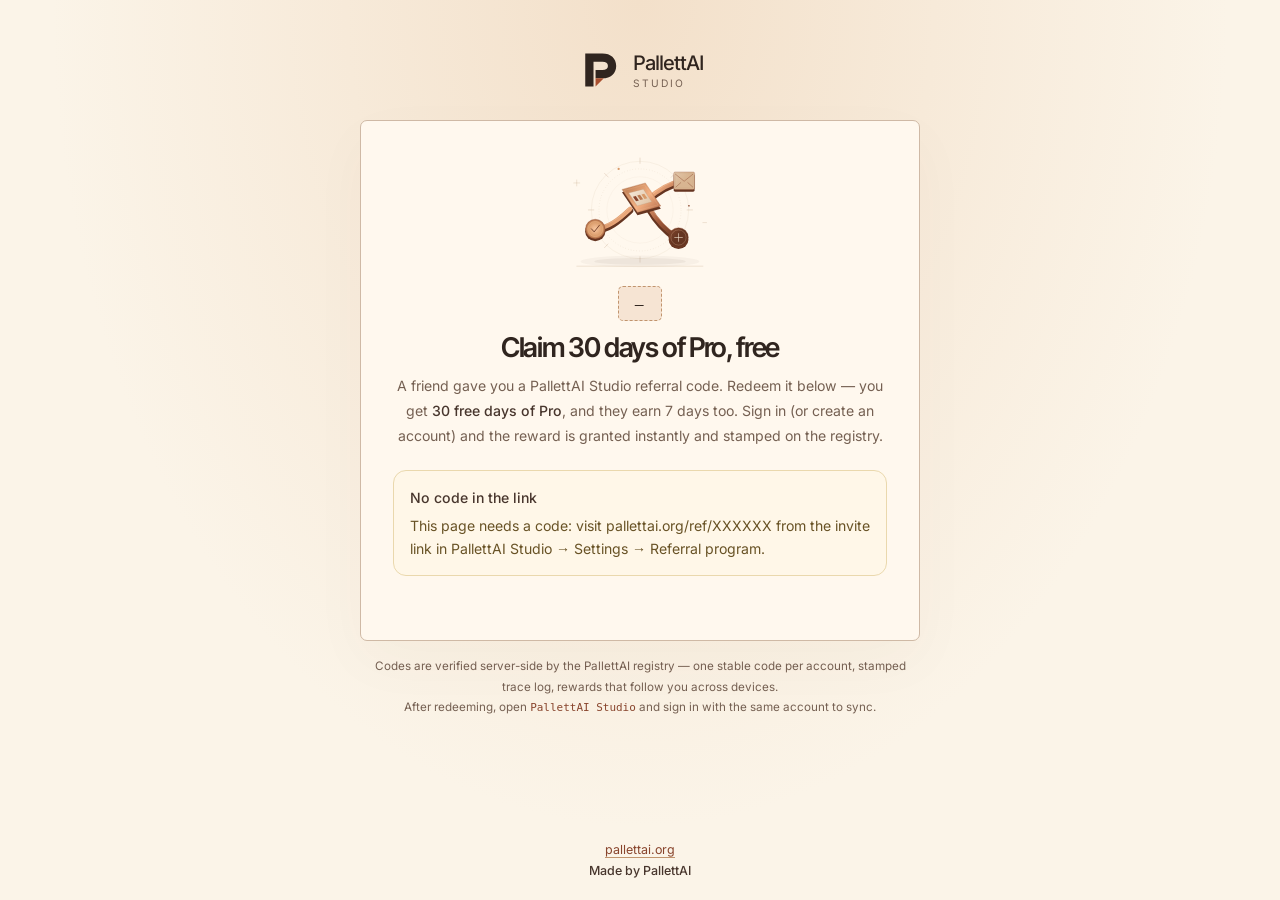
<file: ref.html>
<!DOCTYPE html>
<html lang="en">
<head>
<meta charset="UTF-8">
<meta name="viewport" content="width=device-width, initial-scale=1">
<title>PallettAI — Redeem a referral code</title>
<link rel="icon" type="image/png" sizes="32x32" href="favicon-32.png?v=3" />
<link rel="icon" type="image/svg+xml" href="signal-favicon.svg?v=5" />
<meta name="description" content="Redeem your PallettAI Studio Pro referral code.">
<meta http-equiv="Content-Security-Policy" content="default-src 'self'; script-src 'self' 'unsafe-inline'; style-src 'self' 'unsafe-inline'; img-src 'self' data: https:; font-src 'self' data:; connect-src 'self' https://fjahxichioccknszuxhb.supabase.co; frame-ancestors 'none'; form-action 'self'; object-src 'none'; base-uri 'self'" />
<style>
  :root{
    color-scheme:light;
    --paper:#fbf4e8; --white:#fff; --ink:#30251f; --ink-soft:#48362d;
    --muted:#756052; --faint:#756052; --line:#e5d6c6; --line-strong:#cfb9a5;
    --blue:#88442c; --blue-dark:#88442c; --blue-pale:#f6e4d3;
    --ok:#267452; --err:#a92e3e; --warn:#805100;
    --ok-bg:#eef7f1; --warn-bg:#fff7e8; --err-bg:#fff0f1;
    --sans:Inter,-apple-system,BlinkMacSystemFont,"Segoe UI",Roboto,sans-serif;
    --display:"Inter Tight",Inter,-apple-system,BlinkMacSystemFont,"Segoe UI",sans-serif;
    --mono:"JetBrains Mono",ui-monospace,"SFMono-Regular",Menlo,monospace;
    --ease:cubic-bezier(.2,.75,.25,1);
  }
  @font-face{font-family:Inter;src:url("fonts/inter-latin-400.woff2") format("woff2");font-weight:400;font-style:normal;font-display:swap}
  @font-face{font-family:Inter;src:url("fonts/inter-latin-500.woff2") format("woff2");font-weight:500;font-style:normal;font-display:swap}
  @font-face{font-family:"Inter Tight";src:url("fonts/inter-tight-latin-600.woff2") format("woff2");font-weight:600;font-style:normal;font-display:swap}
  *{box-sizing:border-box;margin:0;padding:0}
  [hidden]{display:none!important}
  body{font-family:var(--sans);background:radial-gradient(760px 460px at 12% -7%,rgba(202,216,255,.56),transparent 68%),radial-gradient(650px 420px at 100% 8%,rgba(224,234,255,.52),transparent 70%),var(--paper);color:var(--ink);min-height:100vh;display:flex;flex-direction:column;align-items:center;padding:0 20px;-webkit-font-smoothing:antialiased}
  a{color:inherit}
  :focus-visible{outline:3px solid var(--blue);outline-offset:4px;border-radius:5px}
  ::selection{background:#d6dfff;color:var(--ink)}
  .wrap{width:100%;max-width:560px;padding:48px 0 24px}
  .logo{display:flex;align-items:center;gap:12px;justify-content:center;margin-bottom:28px}
  .logo-mark{width:44px;height:44px;flex:0 0 auto}
  .logo b{color:var(--ink);font-size:1.25rem;letter-spacing:-.045em;font-weight:500}
  .logo b i{font-style:normal;color:var(--blue)}
  .logo small{display:block;margin-top:2px;color:var(--faint);font-size:.64rem;letter-spacing:.2em;text-transform:uppercase}
  .card{position:relative;padding:clamp(22px,5vw,32px);overflow:hidden;border:1px solid rgba(210,219,233,.9);border-radius:22px;background:rgba(255,255,255,.93);box-shadow:0 24px 60px rgba(33,48,82,.1),0 4px 12px rgba(33,48,82,.035)}
  .card::before{position:absolute;top:0;right:12%;left:12%;height:2px;border-radius:0 0 99px 99px;background:linear-gradient(90deg,transparent,#a8b9ff,var(--blue),#a8b9ff,transparent);content:""}
  h1{color:var(--ink);font-family:var(--display);font-size:clamp(1.42rem,4vw,1.7rem);letter-spacing:-.05em;text-align:center;line-height:1.12}
  .sub{color:var(--muted);font-size:.88rem;line-height:1.75;text-align:center;margin:11px 0 22px}
  .sub b{color:var(--ink-soft);font-weight:500}
  .code-badge{display:block;width:fit-content;margin:0 auto 12px;font-family:var(--mono);font-weight:500;letter-spacing:.1em;color:#344d9e;background:var(--blue-pale);border:1px dashed #b9c8f1;padding:8px 16px;border-radius:10px;font-size:.92rem}
  .field{margin-bottom:14px}
  .field label{display:block;font-size:.78rem;font-weight:500;color:var(--ink-soft);margin-bottom:6px}
  .field input{width:100%;border:1px solid var(--line-strong);border-radius:11px;padding:12px 14px;background:#fff;color:var(--ink);font-family:var(--sans);font-size:.94rem;outline:none;transition:border-color .2s,box-shadow .2s}
  .field input::placeholder{color:#788497}
  .field input:focus{border-color:#8198ed;box-shadow:0 0 0 4px rgba(65,104,237,.1)}
  .btn{position:relative;isolation:isolate;display:flex;width:100%;min-height:48px;align-items:center;justify-content:center;gap:8px;overflow:hidden;border:1px solid transparent;border-radius:11px;padding:12px 16px;background:linear-gradient(120deg,#496df0,#3559d9 68%,#4168ed);box-shadow:0 7px 17px rgba(65,104,237,.14);color:#fff;font-family:var(--sans);font-size:.9rem;font-weight:500;text-align:center;cursor:pointer;transition:transform .22s var(--ease),background .2s,box-shadow .22s}
  .btn:hover{transform:translateY(-2px);background:linear-gradient(120deg,#4168ed,#2f50cf);box-shadow:0 13px 26px rgba(65,104,237,.22)}
  .btn:active{transform:translateY(0)}
  .btn:not(.ghost)::after{position:absolute;z-index:-1;top:-35%;bottom:-35%;left:-40%;width:25%;transform:skewX(-19deg);background:linear-gradient(90deg,transparent,rgba(255,255,255,.58),transparent);content:"";opacity:0;pointer-events:none}
  .btn:not(.ghost):hover::after{opacity:.9;animation:buttonSheen .8s var(--ease)}
  @keyframes buttonSheen{to{transform:translateX(620%) skewX(-19deg)}}
  .btn:disabled{opacity:.58;cursor:wait;transform:none;box-shadow:none}
  .btn.ghost{margin-top:9px;border-color:var(--line-strong);background:#fff;color:#354158;box-shadow:none;font-weight:500}
  .btn.ghost:hover{border-color:#a9b9ec;background:#f7f8ff;color:var(--blue-dark);box-shadow:0 8px 18px rgba(42,61,102,.08)}
  .status{min-height:1.4em;margin-top:14px;color:var(--muted);font-size:.82rem;text-align:center;line-height:1.6;overflow-wrap:anywhere}
  .outcome{display:none;margin-top:16px;padding:15px 16px;border:1px solid transparent;border-radius:13px;font-size:.88rem;line-height:1.65;overflow-wrap:anywhere}
  .outcome.show{display:block;animation:outcomeIn .35s var(--ease) both}
  @keyframes outcomeIn{from{transform:translateY(5px);opacity:0}to{transform:none;opacity:1}}
  .outcome.ok{border-color:#c8e2d2;background:var(--ok-bg);color:#315b43}
  .outcome.warn{border-color:#ead8ad;background:var(--warn-bg);color:#685225}
  .outcome.err{border-color:#edc9ce;background:var(--err-bg);color:#77343d}
  .outcome b{display:block;margin-bottom:4px;color:var(--ink-soft);font-weight:500}
  .fine{color:var(--muted);font-size:.73rem;text-align:center;margin-top:15px;line-height:1.75}
  .fine code{color:#40578f;font-family:var(--mono);font-size:.94em}
  footer{width:100%;margin-top:auto;padding:24px 0 22px;color:var(--muted);font-size:.78rem;text-align:center}
  footer a{color:var(--blue-dark);text-decoration:underline;text-decoration-color:#bdc9f2;text-underline-offset:3px}
  footer .made{display:block;margin-top:6px;color:var(--ink-soft);font-weight:500}
  .signed-line{display:flex;align-items:center;gap:10px;justify-content:center;flex-wrap:wrap;margin-bottom:16px;color:var(--ink-soft);font-size:.86rem}
  .pill{display:inline-flex;align-items:center;gap:7px;border:1px solid #c8dfd3;border-radius:999px;padding:5px 10px;background:#f0f8f3;color:#28654d;font-size:.7rem;font-weight:500;letter-spacing:.04em}
  @media(max-width:480px){body{padding-inline:16px}.wrap{padding-top:33px}.logo{margin-bottom:22px}.card{border-radius:18px}.sub{font-size:.84rem}}
  @media(prefers-reduced-motion:reduce){*,*::before,*::after{scroll-behavior:auto!important;animation-duration:.01ms!important;animation-iteration-count:1!important;transition-duration:.01ms!important}}
  /* Open-form identity; redemption and authentication contracts unchanged. */
  body{background:var(--paper)}
  ::selection{background:#f4b183}
  .logo b,.logo b i{color:var(--ink)}
  .card{border:1px solid var(--line-strong);border-radius:7px;background:var(--paper);box-shadow:none}
  .card::before{content:none}
  .code-badge{color:var(--ink);background:var(--blue-pale);border-color:#c1946d;border-radius:5px}
  .field input{border-radius:5px}
  .field input:focus{border-color:var(--blue);box-shadow:0 0 0 3px #88442c14}
  .btn{border-radius:5px;background:#f4b183;color:var(--ink);box-shadow:none}
  .btn:hover{transform:none;background:#eca171;box-shadow:none}
  .btn:not(.ghost)::after{content:none}
  .btn.ghost,.btn.ghost:hover{background:transparent;color:var(--ink);border-color:var(--line-strong);box-shadow:none}
  .fine code{color:var(--blue)}
  body{background:radial-gradient(ellipse at 50% 0%,#f3e0ca,transparent 65%),var(--paper)}
  .ref-art{display:block;width:180px;max-width:100%;height:auto;margin:-10px auto 8px}
  .card{background:#fff8ee;box-shadow:0 20px 60px #59392308}
  footer a{text-decoration-color:#c1946d}
</style>
</head>
<body>
<div class="wrap">
  <div class="logo">
    <img class="logo-mark" src="signal-mark.svg" alt="" width="44" height="44">
    <div><b>Pallett<i>AI</i></b><small>STUDIO</small></div>
  </div>

  <div class="card">
    <img class="ref-art" src="artwork/connections.svg?v=atelier-2" width="640" height="480" alt="" />
    <span class="code-badge" id="codeBadge">REF-XXXXXX</span>
    <h1>Claim 30 days of Pro, free</h1>
    <p class="sub">A friend gave you a PallettAI Studio referral code. Redeem it below — you get <b>30 free days of Pro</b>, and they earn 7 days too. Sign in (or create an account) and the reward is granted instantly and stamped on the registry.</p>

    <div id="authArea"></div>
    <div id="outcomeBox" class="outcome"></div>
    <p class="status" id="status" role="status" aria-live="polite"></p>
  </div>

  <p class="fine">Codes are verified server-side by the PallettAI registry — one stable code per account, stamped trace log, rewards that follow you across devices.<br>After redeeming, open <code>PallettAI Studio</code> and sign in with the same account to sync.</p>
</div>

<footer>
  <a href="https://pallettai.org">pallettai.org</a>
  <span class="made">Made by PallettAI</span>
</footer>

<script>
// ============================================================
// PallettAI referral redemption — pallettai.org/ref/CODE
// Talks directly to the studio's Supabase registry (same project
// as the desktop app). If you deploy to your own Supabase project,
// update these two constants.
// ============================================================
var SUPABASE_URL = 'https://fjahxichioccknszuxhb.supabase.co';
var SUPABASE_ANON = 'eyJhbGciOiJIUzI1NiIsInR5cCI6IkpXVCJ9.eyJpc3MiOiJzdXBhYmFzZSIsInJlZiI6ImZqYWh4aWNoaW9jY2tuc3p1eGhiIiwicm9sZSI6ImFub24iLCJpYXQiOjE3ODg1MDk0MjUsImV4cCI6MjEwNDA4NTQyNX0.n1NMO7W5StuAAIxIZh2ZnMuM6qJqytKQaOUIav4aDm4';
var SES_KEY = 'pallettai.ref.session.v1';

var $ = function (id) { return document.getElementById(id); };
var code = (function () {
  var raw = '';
  var m = location.pathname.match(/\/ref\/([A-Za-z0-9-]+)/);
  if (m) raw = m[1];
  var q = new URLSearchParams(location.search).get('code');
  if (!raw && q) raw = q;
  raw = raw.toUpperCase().replace(/[^A-Z0-9]/g, '');
  return raw ? (raw.indexOf('REF-') === 0 ? raw : 'REF-' + raw.slice(-6)) : '';
})();

function esc(s) { return String(s == null ? '' : s).replace(/&/g, '&amp;').replace(/</g, '&lt;').replace(/>/g, '&gt;'); }
function sess() { try { return JSON.parse(localStorage.getItem(SES_KEY) || 'null'); } catch (e) { return null; } }
function setSess(s) { if (s) localStorage.setItem(SES_KEY, JSON.stringify(s)); else localStorage.removeItem(SES_KEY); }

function authHeaders() {
  var h = { 'Content-Type': 'application/json', apikey: SUPABASE_ANON };
  var s = sess();
  if (s && s.accessToken) h.Authorization = 'Bearer ' + s.accessToken;
  return h;
}
async function post(endpoint, body, extra) {
  var res = await fetch(SUPABASE_URL + '/auth/v1/' + endpoint, { method: 'POST', headers: authHeaders(), body: JSON.stringify(body) });
  var j = await res.json().catch(function () { return {}; });
  if (!res.ok) { var e = new Error(j.msg || j.error_description || j.message || 'Request failed'); e.code = j.error_code || j.code; throw e; }
  return j;
}
function adopt(t) {
  setSess({ accessToken: t.access_token, refreshToken: t.refresh_token, expiresAt: Date.now() + (t.expires_in || 3600) * 1000, email: (t.user && t.user.email) || '', uid: (t.user && t.user.id) || '' });
}
async function restoreSession() {
  var s = sess();
  if (!s || !s.accessToken) return false;
  if (s.expiresAt && Date.now() < s.expiresAt - 60000) return true;
  if (!s.refreshToken) { setSess(null); return false; }
  try { adopt(await post('token?grant_type=refresh_token', { refresh_token: s.refreshToken })); return true; }
  catch (e) { setSess(null); return false; }
}
async function redeem() {
  var s = sess();
  try {
    var res = await fetch(SUPABASE_URL + '/rest/v1/rpc/redeem_code', {
      method: 'POST',
      headers: { 'Content-Type': 'application/json', apikey: SUPABASE_ANON, Authorization: 'Bearer ' + s.accessToken },
      body: JSON.stringify({ p_code: code })
    });
    if (!res.ok) { var j = await res.json().catch(function () { return {}; }); throw new Error(j.message || 'Registry request failed'); }
    return res.json();
  } catch (e) { return { _error: e.message }; }
}

function showOutcome(kind, title, msg) {
  var b = $('outcomeBox');
  b.className = 'outcome show ' + kind;
  b.innerHTML = '<b>' + esc(title) + '</b>' + esc(msg);
}
function setStatus(t) { $('status').textContent = t || ''; }

function renderAuth() {
  var s = sess();
  var area = $('authArea');
  if (s && s.accessToken) {
    area.innerHTML =
      '<div class="signed-line"><span class="pill">☁ registry · verified</span><b>' + esc(s.email) + '</b></div>' +
      '<button class="btn" id="redeemBtn">🎁 Redeem ' + esc(code) + ' with this account</button>' +
      '<button class="btn ghost" id="switchBtn">Use a different account</button>';
    $('redeemBtn').onclick = redeemClicked;
    $('switchBtn').onclick = function () { setSess(null); renderAuth(); setStatus('Signed out on this page.'); };
  } else {
    var mode = window.__mode || 'signin';
    area.innerHTML =
      '<div class="field"><label for="email">Email</label><input id="email" type="email" placeholder="you@example.com" autocomplete="email"></div>' +
      '<div class="field"><label for="pass">Password</label><input id="pass" type="password" placeholder="min 6 characters" autocomplete="' + (mode === 'signup' ? 'new-password' : 'current-password') + '"></div>' +
      '<button class="btn" id="authBtn">' + (mode === 'signup' ? 'Create account & redeem' : 'Sign in & redeem') + '</button>' +
      '<button class="btn ghost" id="toggleBtn">' + (mode === 'signup' ? 'I already have an account' : 'Create a new account') + '</button>';
    $('authBtn').onclick = authClicked;
    $('toggleBtn').onclick = function () { window.__mode = mode === 'signup' ? 'signin' : 'signup'; renderAuth(); };
  }
}

async function authClicked() {
  var email = $('email').value.trim();
  var pass = $('pass').value;
  if (!/^[^@\s]+@[^@\s]+\.[^@\s]+$/.test(email)) return setStatus('Enter a valid email address.');
  if (pass.length < 6) return setStatus('Password must be at least 6 characters.');
  var btn = $('authBtn'); btn.disabled = true; btn.textContent = 'Working…';
  try {
    var mode = window.__mode || 'signin';
    var j = await post(mode === 'signup' ? 'signup' : 'token?grant_type=password', { email: email, password: pass });
    if (!j.access_token) {
      setStatus('Check your inbox — a confirmation link was sent to ' + email + '. Click it, then come back and sign in.');
      btn.disabled = false; btn.textContent = mode === 'signup' ? 'Create account & redeem' : 'Sign in & redeem';
      return;
    }
    adopt(j);
    renderAuth();
    setStatus('Signed in as ' + ((j.user && j.user.email) || email) + ' — redeeming…');
    redeemClicked();
  } catch (e) {
    btn.disabled = false; btn.textContent = window.__mode === 'signup' ? 'Create account & redeem' : 'Sign in & redeem';
    setStatus((e && e.message) || 'Sign-in failed — try again.');
  }
}

async function redeemClicked() {
  var btn = $('redeemBtn');
  if (btn) { btn.disabled = true; btn.textContent = 'Verifying…'; }
  var r = await redeem();
  if (r._error) { setStatus('Could not reach the registry: ' + r._error); if (btn) { btn.disabled = false; btn.textContent = '🎁 Try again'; } return; }
  if (r.outcome === 'verified') {
    showOutcome('ok', '🎉 Referral verified — 30 days of Pro granted!',
      'Your account now has Pro free until ' + new Date(r.trialExpiresAt).toLocaleDateString([], { year: 'numeric', month: 'long', day: 'numeric' }) + '. Your friend also earned 7 days. Open PallettAI Studio, sign in with this account, and everything is unlocked.');
  } else if (r.outcome === 'already-used') {
    showOutcome('warn', 'Already redeemed', 'This account has already used this code — codes work once per account. Your Pro trial is still active if it hasn’t expired.');
  } else if (r.outcome === 'self-redeemed') {
    showOutcome('err', 'That’s your own code', 'This is the referral code of the account you’re signed in with. Share it with a friend instead — you earn 7 days every time they redeem it.');
  } else if (r.outcome === 'not-found') {
    showOutcome('err', 'Code not found', '“' + esc(code) + '” isn’t in the registry. Double-check the link — it should look like pallettai.org/ref/AB12CD.');
  } else {
    showOutcome('err', 'Could not verify', 'The registry returned an unexpected response. Try again in a moment.');
  }
  setStatus('');
}

(function init() {
  if (!code) {
    document.title = 'PallettAI — Referral';
    $('codeBadge').textContent = '—';
    showOutcome('warn', 'No code in the link', 'This page needs a code: visit pallettai.org/ref/XXXXXX from the invite link in PallettAI Studio → Settings → Referral program.');
    return;
  }
  $('codeBadge').textContent = code;
  restoreSession().then(function () { renderAuth(); }).catch(function () { renderAuth(); });
})();
</script>
</body>
</html>
</file>
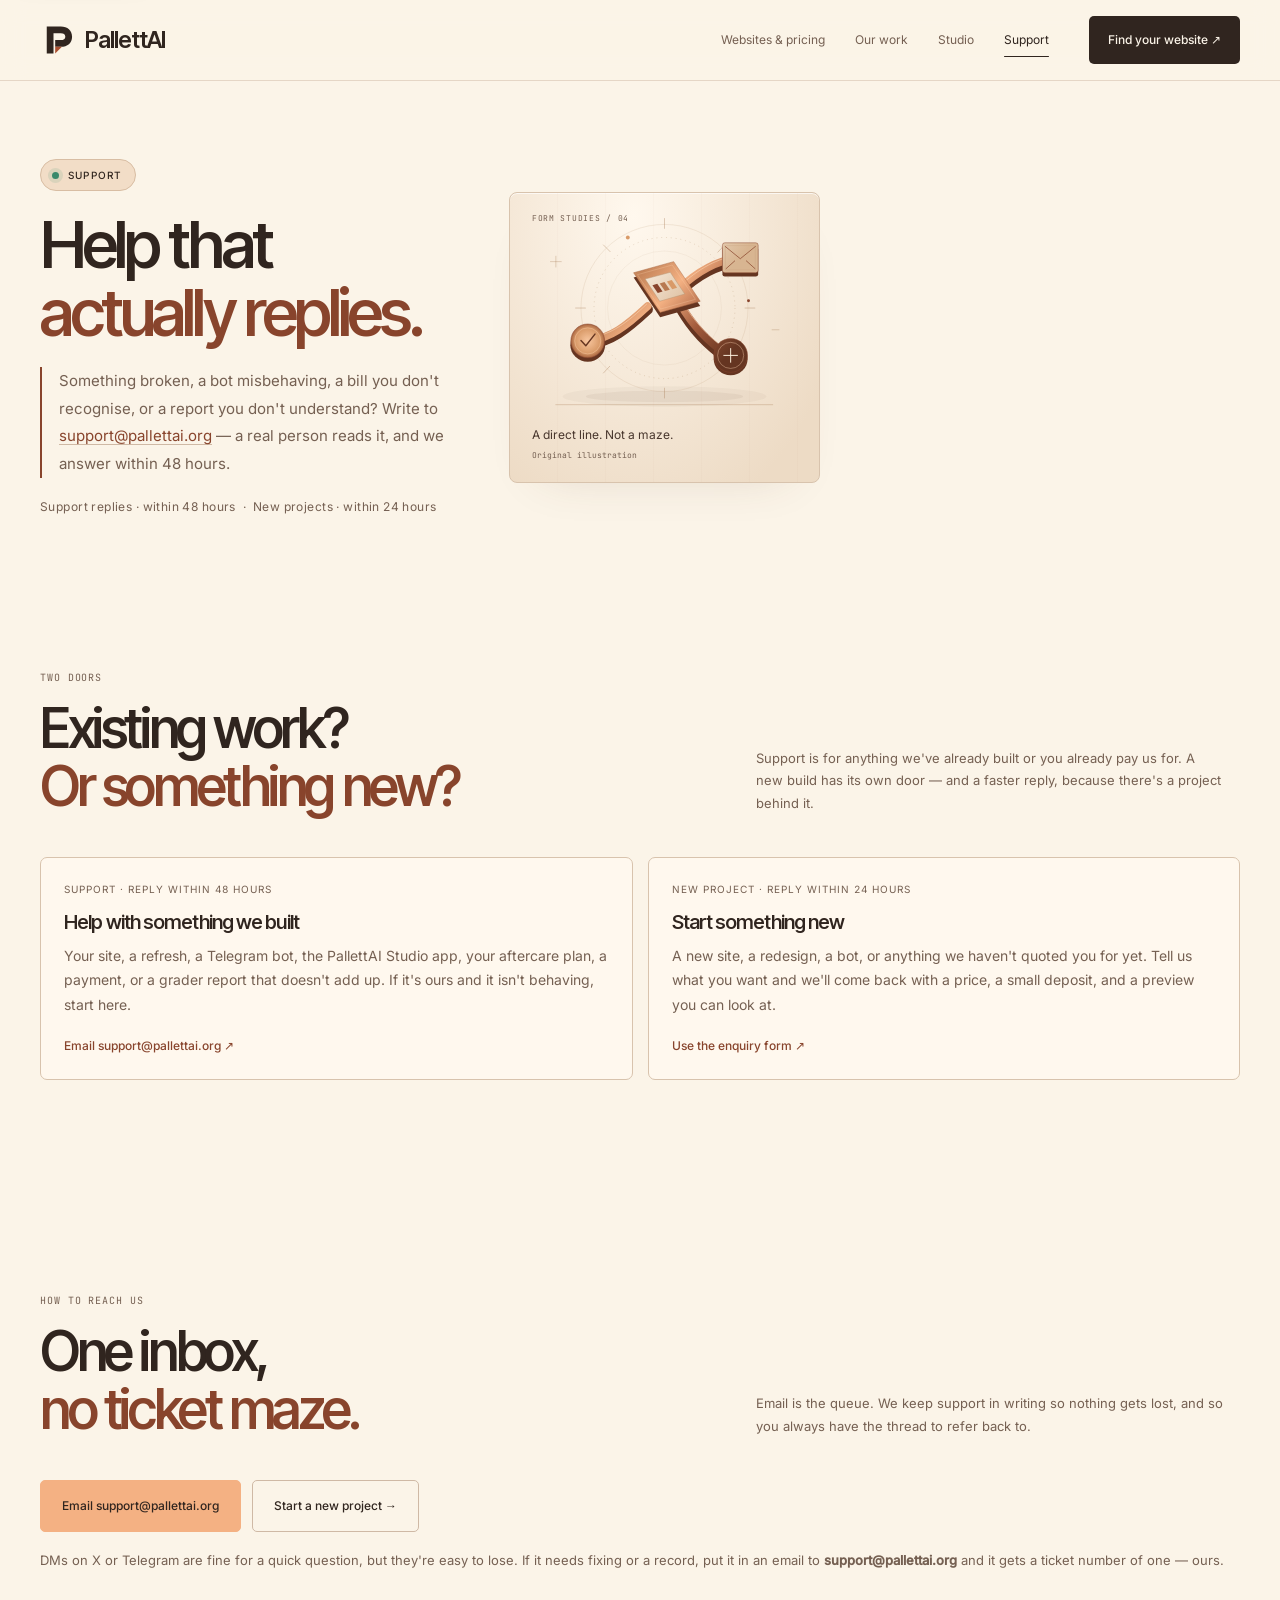
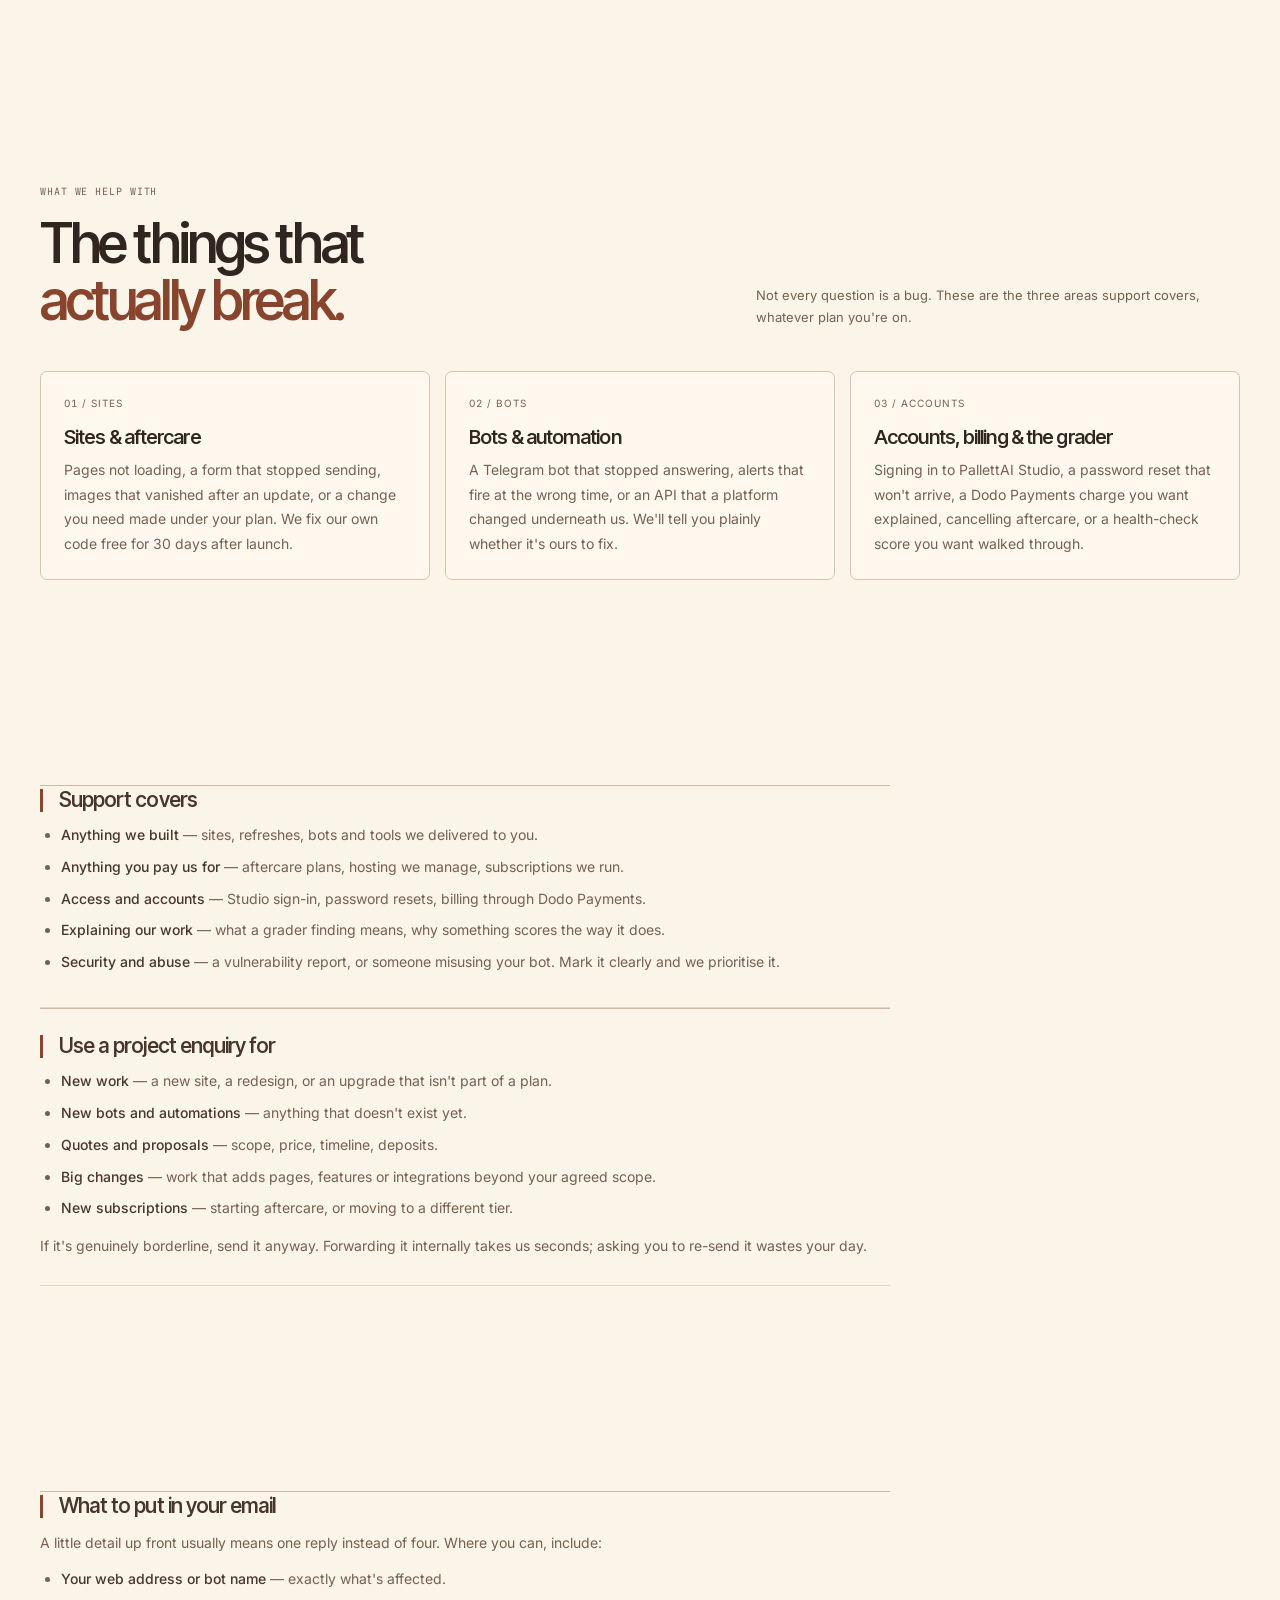
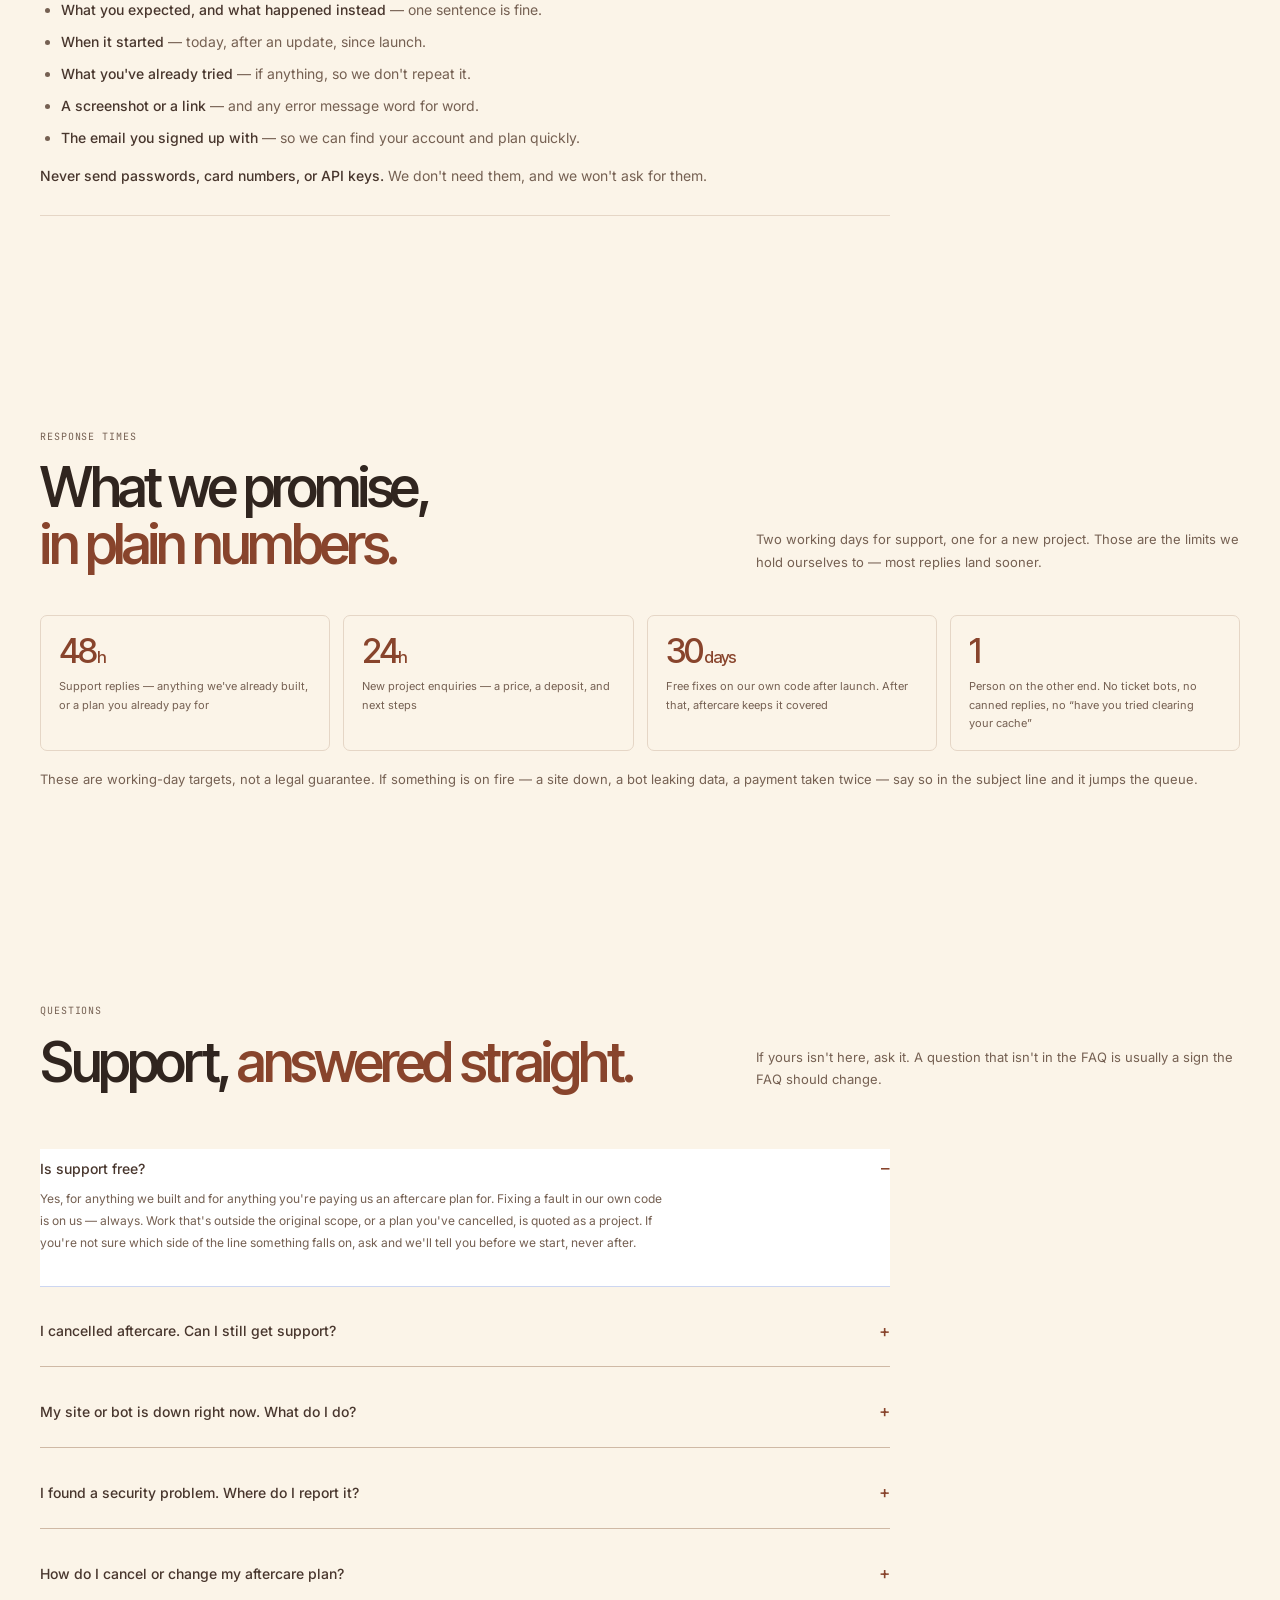
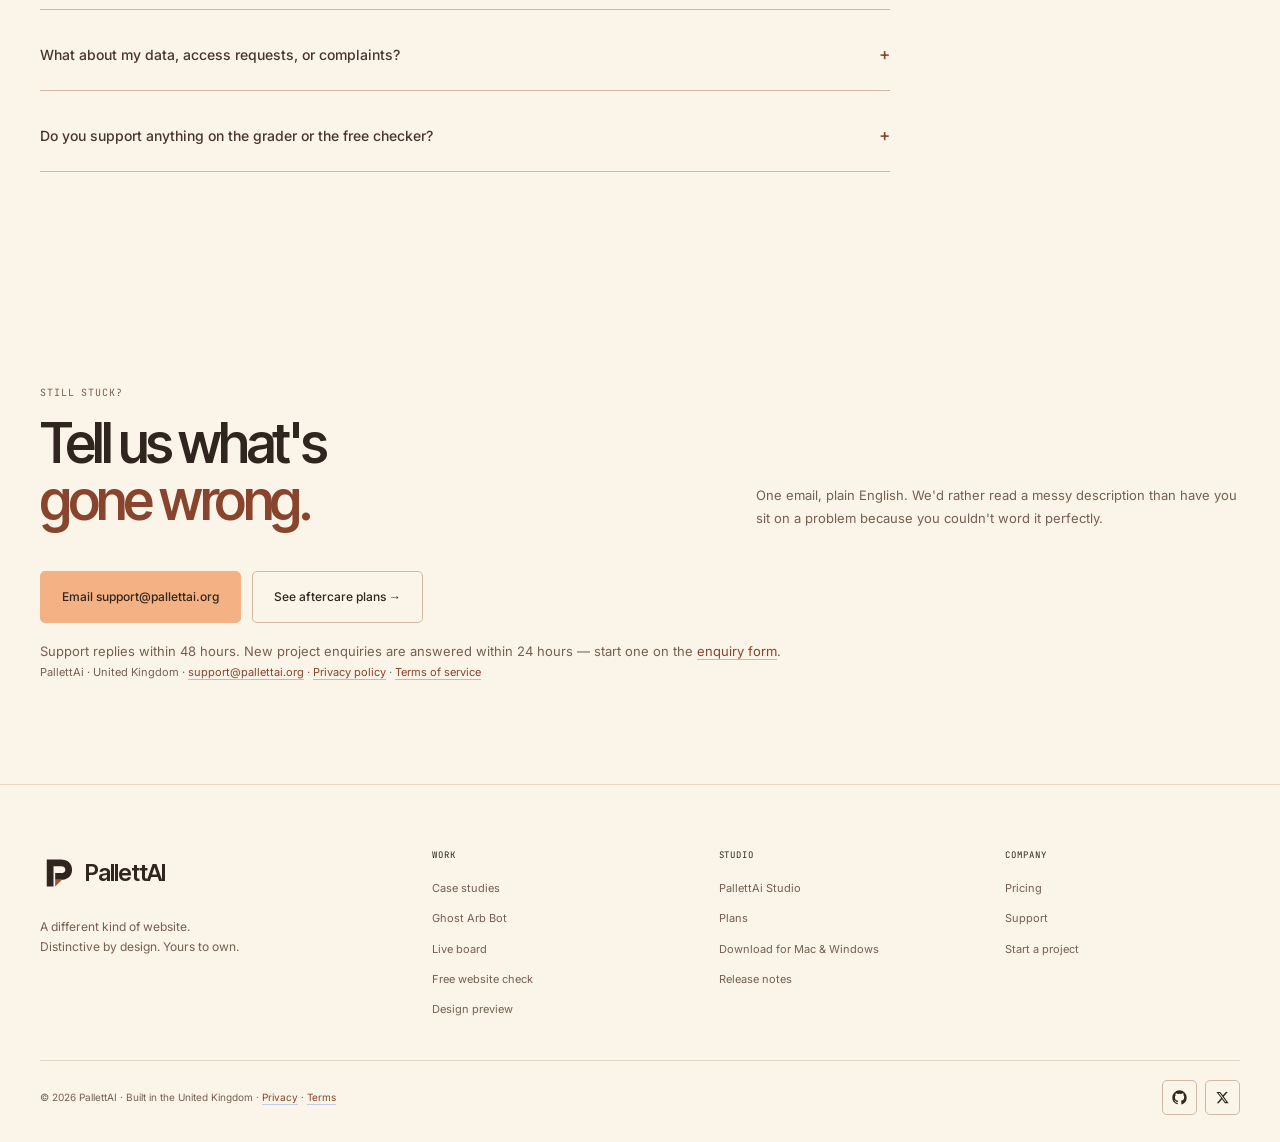
<file: support.html>
<!DOCTYPE html>
<html lang="en-GB">
<head>
  <meta charset="UTF-8" />
  <meta name="viewport" content="width=device-width, initial-scale=1.0" />
  <meta name="description" content="PallettAi support — help with sites, bots, aftercare, accounts and payments. Email support@pallettai.org, answered within 48 hours." />
  <meta name="author" content="PallettAi" />
  <meta name="robots" content="index, follow" />
  <meta name="theme-color" content="#fbf4e8" />
  <link rel="canonical" href="https://pallettai.org/support" />
  <meta property="og:type" content="website" />
  <meta property="og:site_name" content="PallettAi" />
  <meta property="og:title" content="Support — PallettAi" />
  <meta property="og:description" content="Help with sites, bots, aftercare, accounts and payments. Email support@pallettai.org — answered within 48 hours." />
  <meta property="og:url" content="https://pallettai.org/support" />
  <meta property="og:image" content="https://pallettai.org/share-v3.png" />
  <meta property="og:image:type" content="image/png" />
  <meta property="og:image:width" content="1200" />
  <meta property="og:image:height" content="630" />
  <meta property="og:image:alt" content="PallettAi — A different kind of website." />
  <meta name="twitter:card" content="summary_large_image" />
  <meta name="twitter:title" content="Support — PallettAi" />
  <meta name="twitter:description" content="Help with sites, bots, aftercare, accounts and payments. Email support@pallettai.org — answered within 48 hours." />
  <meta name="twitter:image" content="https://pallettai.org/share-v3.png" />
  <meta name="twitter:image:alt" content="PallettAi — A different kind of website." />
  <title>Support — PallettAi</title>
  <meta http-equiv="Content-Security-Policy" content="default-src 'self'; script-src 'self' https://gc.zgo.at; style-src 'self' 'unsafe-inline'; font-src 'self'; img-src 'self' data: https:; connect-src 'self' https://pallettai.goatcounter.com; object-src 'none'; base-uri 'self'; form-action 'none'; frame-src 'none'" />
  <link rel="icon" type="image/png" sizes="32x32" href="favicon-32.png?v=3" />
  <link rel="icon" type="image/svg+xml" href="signal-favicon.svg?v=5" />
  <link rel="apple-touch-icon" href="apple-touch-icon.png?v=3" />
  <link rel="stylesheet" href="theme.css" />
  <link rel="stylesheet" href="motion.css?v=atelier-2" />
  <link rel="stylesheet" href="controls.css" />
  <script src="payments.js" defer></script>
  <script src="theme.js" defer></script>
  <script src="motion.js" defer></script>
  <noscript><style>.rv,.up{opacity:1;transform:none}</style></noscript>
  <script data-goatcounter="https://pallettai.goatcounter.com/count" async src="https://gc.zgo.at/count.js"></script>
  <noscript><img src="https://pallettai.goatcounter.com/count?p=/noscript" style="display:none" alt="" /></noscript>
</head>
<body data-page="support">
  <a class="skip" href="#top">Skip to content</a>
  <div class="sky" id="sky" aria-hidden="true"></div>
  <header class="nav" id="nav"></header>

  <main class="wrap" id="top">
    <header class="page-hero art-hero"><div class="art-hero-copy">
      <span class="pill"><span class="dot" aria-hidden="true"></span> Support</span>
      <h1>Help that <span class="g">actually replies.</span></h1>
      <p class="lede lede-bar">Something broken, a bot misbehaving, a bill you don't recognise, or a report you don't understand? Write to <a href="mailto:support@pallettai.org">support@pallettai.org</a> — a real person reads it, and we answer within 48 hours.</p>
      <p class="stamp">Support replies · within 48 hours &nbsp;·&nbsp; New projects · within 24 hours</p>
      </div><figure class="edition-art"><span class="art-overline">FORM STUDIES / 04</span><img src="artwork/connections.svg?v=atelier-2" width="640" height="480" alt="Copper paths linking an envelope, a check mark and a central paper tile." /><figcaption>A direct line. Not a maze. <span>Original illustration</span></figcaption></figure>
    </header>

    <!-- ============ TWO DOORS ============ -->
    <section class="sec" aria-label="Support or a new project">
      <div class="sec-head up">
        <div>
          <div class="kicker">Two doors</div>
          <h2>Existing work?<br /><span class="g">Or something new?</span></h2>
        </div>
        <p class="note">Support is for anything we've already built or you already pay us for. A new build has its own door — and a faster reply, because there's a project behind it.</p>
      </div>
      <div class="grid2">
        <a class="card up" style="--d:.05s" href="mailto:support@pallettai.org?subject=PallettAi%20support%20request">
          <span class="k">Support · reply within 48 hours</span>
          <h3>Help with something we built</h3>
          <p>Your site, a refresh, a Telegram bot, the PallettAI Studio app, your aftercare plan, a payment, or a grader report that doesn't add up. If it's ours and it isn't behaving, start here.</p>
          <span class="go">Email support@pallettai.org ↗</span>
        </a>
        <a class="card up" style="--d:.1s" href="index.html#contact">
          <span class="k">New project · reply within 24 hours</span>
          <h3>Start something new</h3>
          <p>A new site, a redesign, a bot, or anything we haven't quoted you for yet. Tell us what you want and we'll come back with a price, a small deposit, and a preview you can look at.</p>
          <span class="go">Use the enquiry form ↗</span>
        </a>
      </div>
    </section>

    <!-- ============ HOW TO REACH US ============ -->
    <section class="sec" aria-label="How to reach us">
      <div class="sec-head up">
        <div>
          <div class="kicker">How to reach us</div>
          <h2>One inbox,<br /><span class="g">no ticket maze.</span></h2>
        </div>
        <p class="note">Email is the queue. We keep support in writing so nothing gets lost, and so you always have the thread to refer back to.</p>
      </div>
      <div class="btns up" style="--d:.06s">
        <a class="btn go" href="mailto:support@pallettai.org?subject=PallettAi%20support%20request">Email support@pallettai.org</a>
        <a class="btn alt" href="index.html#contact">Start a new project →</a>
      </div>
      <p class="after up" style="--d:.1s">DMs on X or Telegram are fine for a quick question, but they're easy to lose. If it needs fixing or a record, put it in an email to <strong>support@pallettai.org</strong> and it gets a ticket number of one — ours.</p>
    </section>

    <!-- ============ WHAT WE HELP WITH ============ -->
    <section class="sec" aria-label="What support covers">
      <div class="sec-head up">
        <div>
          <div class="kicker">What we help with</div>
          <h2>The things that<br /><span class="g">actually break.</span></h2>
        </div>
        <p class="note">Not every question is a bug. These are the three areas support covers, whatever plan you're on.</p>
      </div>
      <div class="grid3">
        <div class="card up" style="--d:.05s">
          <span class="k">01 / Sites</span>
          <h3>Sites &amp; aftercare</h3>
          <p>Pages not loading, a form that stopped sending, images that vanished after an update, or a change you need made under your plan. We fix our own code free for 30 days after launch.</p>
        </div>
        <div class="card up" style="--d:.1s">
          <span class="k">02 / Bots</span>
          <h3>Bots &amp; automation</h3>
          <p>A Telegram bot that stopped answering, alerts that fire at the wrong time, or an API that a platform changed underneath us. We'll tell you plainly whether it's ours to fix.</p>
        </div>
        <div class="card up" style="--d:.15s">
          <span class="k">03 / Accounts</span>
          <h3>Accounts, billing &amp; the grader</h3>
          <p>Signing in to PallettAI Studio, a password reset that won't arrive, a Dodo Payments charge you want explained, cancelling aftercare, or a health-check score you want walked through.</p>
        </div>
      </div>
    </section>

    <!-- ============ SUPPORT VS NEW WORK ============ -->
    <section class="sec legal" aria-label="Support versus new work">
      <section>
        <h2>Support covers</h2>
        <ul>
          <li><b>Anything we built</b> — sites, refreshes, bots and tools we delivered to you.</li>
          <li><b>Anything you pay us for</b> — aftercare plans, hosting we manage, subscriptions we run.</li>
          <li><b>Access and accounts</b> — Studio sign-in, password resets, billing through Dodo Payments.</li>
          <li><b>Explaining our work</b> — what a grader finding means, why something scores the way it does.</li>
          <li><b>Security and abuse</b> — a vulnerability report, or someone misusing your bot. Mark it clearly and we prioritise it.</li>
        </ul>
      </section>
      <section>
        <h2>Use a project enquiry for</h2>
        <ul>
          <li><b>New work</b> — a new site, a redesign, or an upgrade that isn't part of a plan.</li>
          <li><b>New bots and automations</b> — anything that doesn't exist yet.</li>
          <li><b>Quotes and proposals</b> — scope, price, timeline, deposits.</li>
          <li><b>Big changes</b> — work that adds pages, features or integrations beyond your agreed scope.</li>
          <li><b>New subscriptions</b> — starting aftercare, or moving to a different tier.</li>
        </ul>
        <p>If it's genuinely borderline, send it anyway. Forwarding it internally takes us seconds; asking you to re-send it wastes your day.</p>
      </section>
    </section>

    <!-- ============ WHAT TO INCLUDE ============ -->
    <section class="sec legal" aria-label="What to include">
      <section>
        <h2>What to put in your email</h2>
        <p>A little detail up front usually means one reply instead of four. Where you can, include:</p>
        <ul>
          <li><b>Your web address or bot name</b> — exactly what's affected.</li>
          <li><b>What you expected, and what happened instead</b> — one sentence is fine.</li>
          <li><b>When it started</b> — today, after an update, since launch.</li>
          <li><b>What you've already tried</b> — if anything, so we don't repeat it.</li>
          <li><b>A screenshot or a link</b> — and any error message word for word.</li>
          <li><b>The email you signed up with</b> — so we can find your account and plan quickly.</li>
        </ul>
        <p><b>Never send passwords, card numbers, or API keys.</b> We don't need them, and we won't ask for them.</p>
      </section>
    </section>

    <!-- ============ RESPONSE TIMES ============ -->
    <section class="sec" aria-label="Response times">
      <div class="sec-head up">
        <div>
          <div class="kicker">Response times</div>
          <h2>What we promise,<br /><span class="g">in plain numbers.</span></h2>
        </div>
        <p class="note">Two working days for support, one for a new project. Those are the limits we hold ourselves to — most replies land sooner.</p>
      </div>
      <div class="stats">
        <div class="stat up" style="--d:.05s">
          <b>48<small>h</small></b>
          <p>Support replies — anything we've already built, or a plan you already pay for</p>
        </div>
        <div class="stat up" style="--d:.1s">
          <b>24<small>h</small></b>
          <p>New project enquiries — a price, a deposit, and next steps</p>
        </div>
        <div class="stat up" style="--d:.15s">
          <b>30<small> days</small></b>
          <p>Free fixes on our own code after launch. After that, aftercare keeps it covered</p>
        </div>
        <div class="stat up" style="--d:.2s">
          <b>1</b>
          <p>Person on the other end. No ticket bots, no canned replies, no “have you tried clearing your cache”</p>
        </div>
      </div>
      <p class="after up" style="--d:.24s">These are working-day targets, not a legal guarantee. If something is on fire — a site down, a bot leaking data, a payment taken twice — say so in the subject line and it jumps the queue.</p>
    </section>

    <!-- ============ FAQ ============ -->
    <section class="sec" aria-label="Support questions">
      <div class="sec-head up">
        <div>
          <div class="kicker">Questions</div>
          <h2>Support, <span class="g">answered straight.</span></h2>
        </div>
        <p class="note">If yours isn't here, ask it. A question that isn't in the FAQ is usually a sign the FAQ should change.</p>
      </div>
      <div class="faq up" style="--d:.06s">
        <details open>
          <summary>Is support free?</summary>
          <div class="a">Yes, for anything we built and for anything you're paying us an aftercare plan for. Fixing a fault in our own code is on us — always. Work that's outside the original scope, or a plan you've cancelled, is quoted as a project. If you're not sure which side of the line something falls on, ask and we'll tell you before we start, never after.</div>
        </details>
        <details>
          <summary>I cancelled aftercare. Can I still get support?</summary>
          <div class="a">Of course — you can always email us. What changes is scope: with a plan, changes and monitoring are covered; without one, we'll answer questions and quote any work that needs doing. Your build keeps the <b>30-day</b> free fix window on our own code from launch regardless of plan.</div>
        </details>
        <details>
          <summary>My site or bot is down right now. What do I do?</summary>
          <div class="a">Email <a href="mailto:support@pallettai.org?subject=URGENT%20%E2%80%94%20service%20down">support@pallettai.org</a> with <b>URGENT</b> in the subject and the name of the site or bot. Outages get looked at immediately during working hours, ahead of everything else. If a third-party platform is down, we'll confirm that and tell you what we can and can't do about it.</div>
        </details>
        <details>
          <summary>I found a security problem. Where do I report it?</summary>
          <div class="a">Email <a href="mailto:support@pallettai.org?subject=Security%20disclosure">support@pallettai.org</a> with <b>Security</b> in the subject. Include what you found and how to reproduce it, and nothing else needed — no exploits against live customer data, please. We'll acknowledge quickly, keep you updated, and credit you if you'd like.</div>
        </details>
        <details>
          <summary>How do I cancel or change my aftercare plan?</summary>
          <div class="a">From the <a data-portal href="support.html">customer portal</a>, or just email us and we'll do it. Monthly plans cancel any time with no charge beyond the current billing period. Prepaid annual plans are refunded pro-rata for unused months. There's no notice period and no awkward phone call.</div>
        </details>
        <details>
          <summary>What about my data, access requests, or complaints?</summary>
          <div class="a">Same inbox — <a href="mailto:support@pallettai.org">support@pallettai.org</a>. Data access, correction and deletion requests are handled under our <a href="privacy.html">privacy policy</a> (we respond within one month, usually much faster), and anything about quotes, deposits or disputes falls under our <a href="terms.html">terms of service</a>.</div>
        </details>
        <details>
          <summary>Do you support anything on the grader or the free checker?</summary>
          <div class="a">Yes. If a check looks wrong, a site won't load in our tool, or you want the report explained, email us with the address you graded. The checker is free, and support for it is free too.</div>
        </details>
      </div>
    </section>

    <!-- ============ STILL STUCK ============ -->
    <section class="sec" aria-label="Get in touch">
      <div class="sec-head up">
        <div>
          <div class="kicker">Still stuck?</div>
          <h2>Tell us what's<br /><span class="g">gone wrong.</span></h2>
        </div>
        <p class="note">One email, plain English. We'd rather read a messy description than have you sit on a problem because you couldn't word it perfectly.</p>
      </div>
      <div class="btns up" style="--d:.06s">
        <a class="btn go" href="mailto:support@pallettai.org?subject=PallettAi%20support%20request">Email support@pallettai.org</a>
        <a class="btn alt" href="pricing.html">See aftercare plans →</a>
      </div>
      <p class="after up" style="--d:.1s">Support replies within 48 hours. New project enquiries are answered within 24 hours — start one on the <a href="index.html#contact">enquiry form</a>.</p>

      <p class="fine">PallettAi · United Kingdom · <a href="mailto:support@pallettai.org">support@pallettai.org</a> · <a href="privacy.html">Privacy policy</a> · <a href="terms.html">Terms of service</a></p>
    </section>
  </main>

  <footer id="site-footer"></footer>
</body>
</html>
</file>
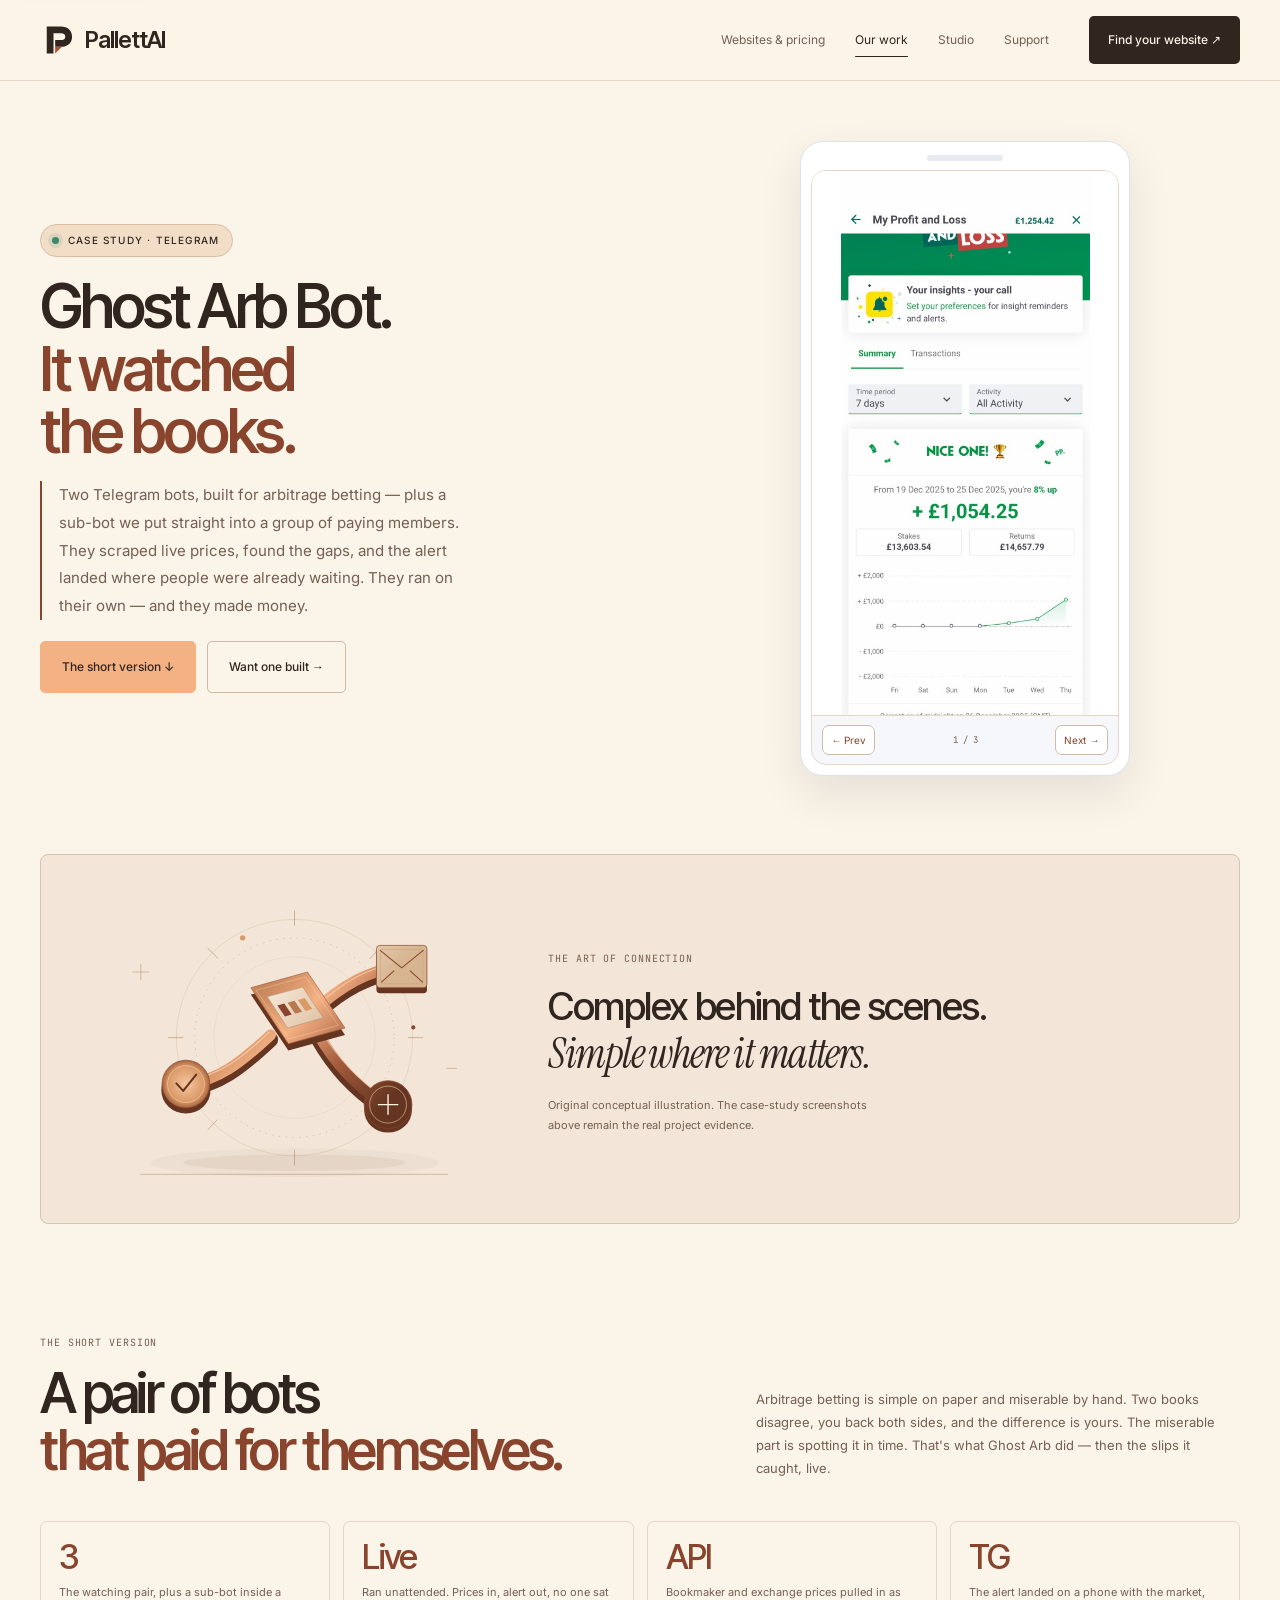
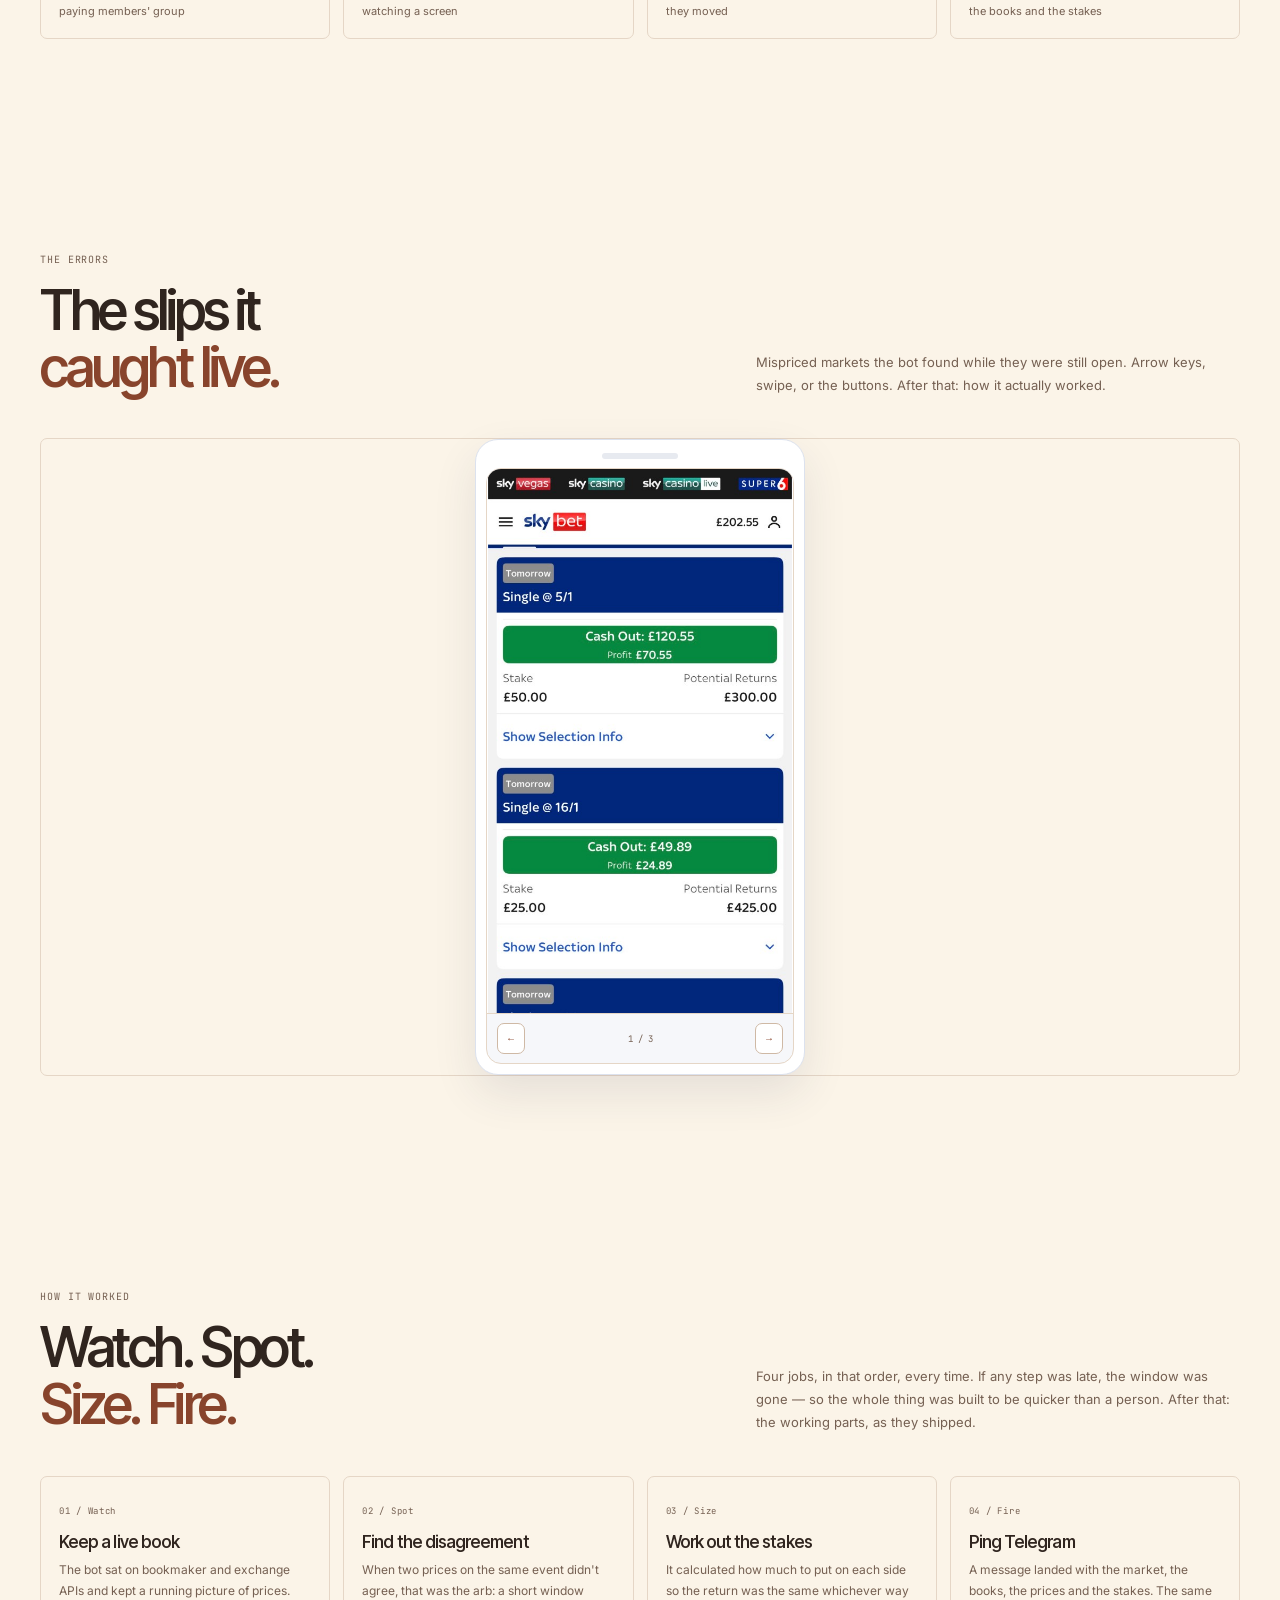
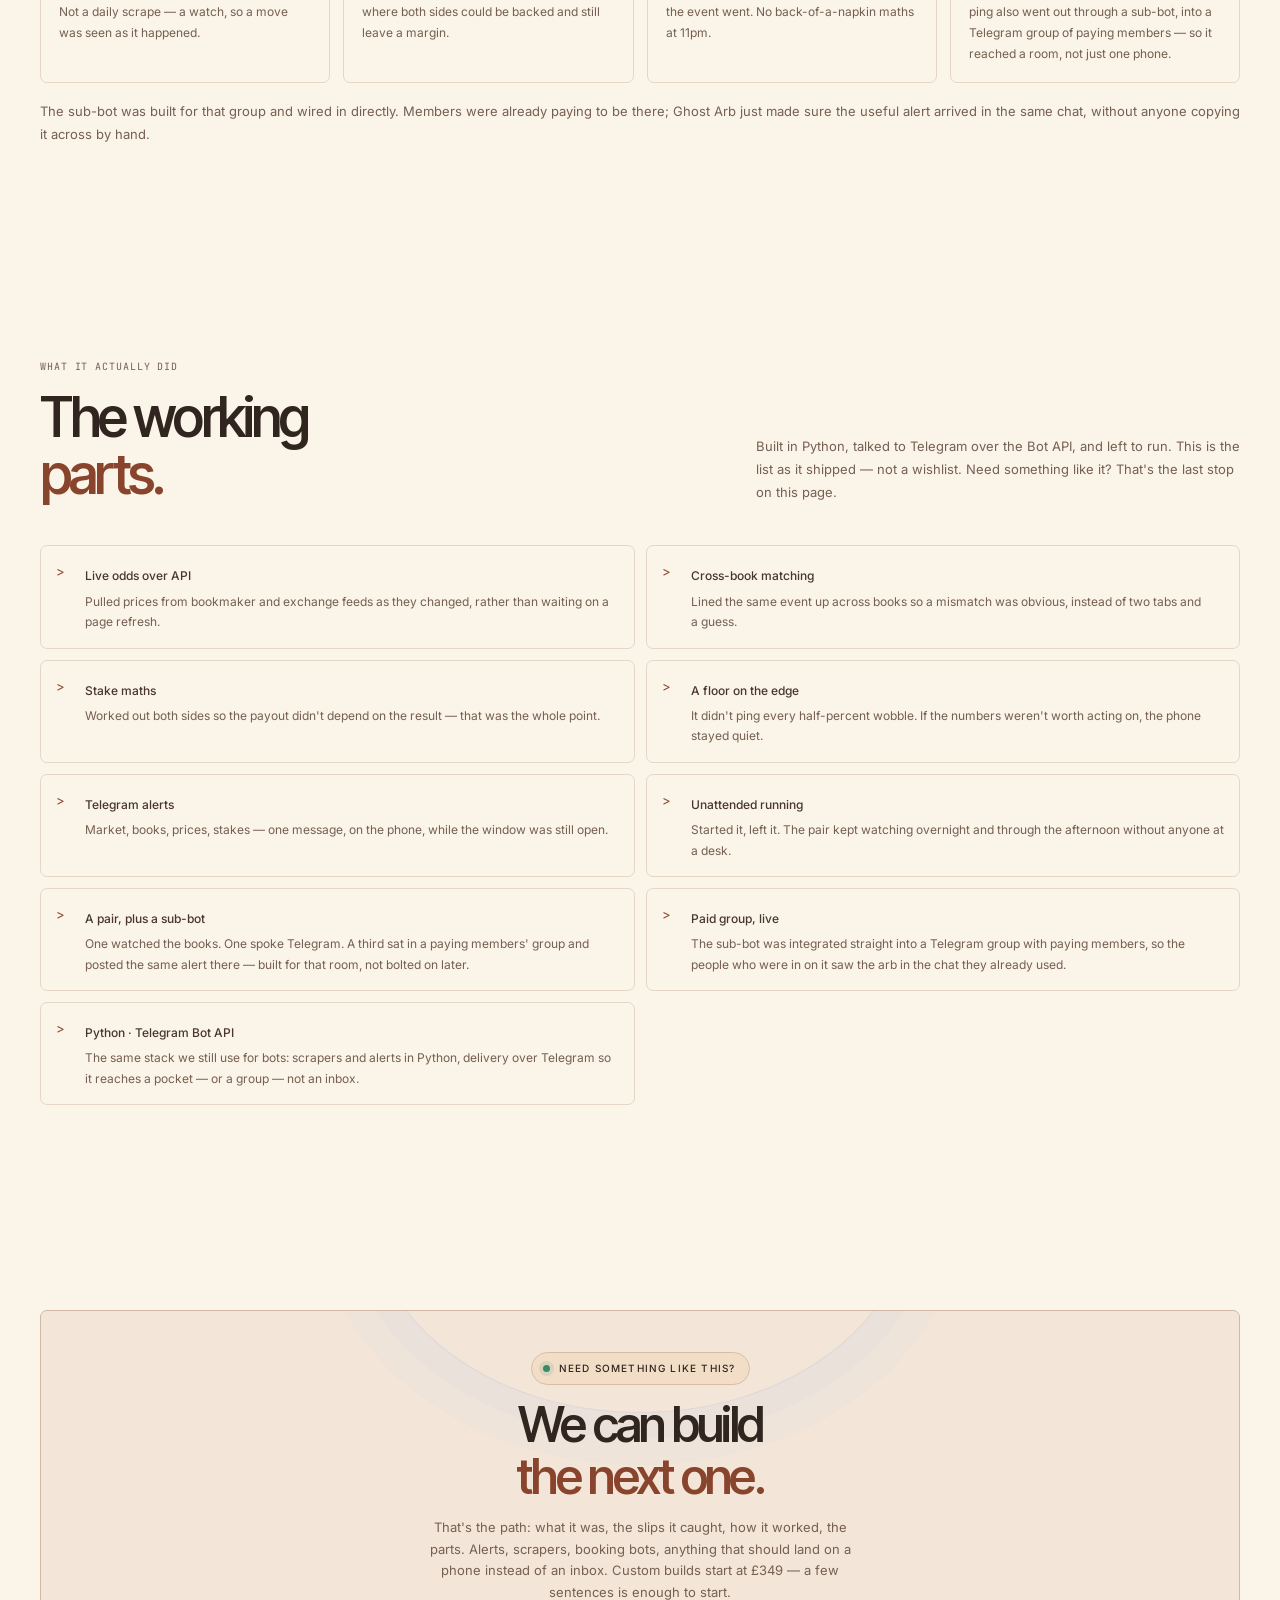
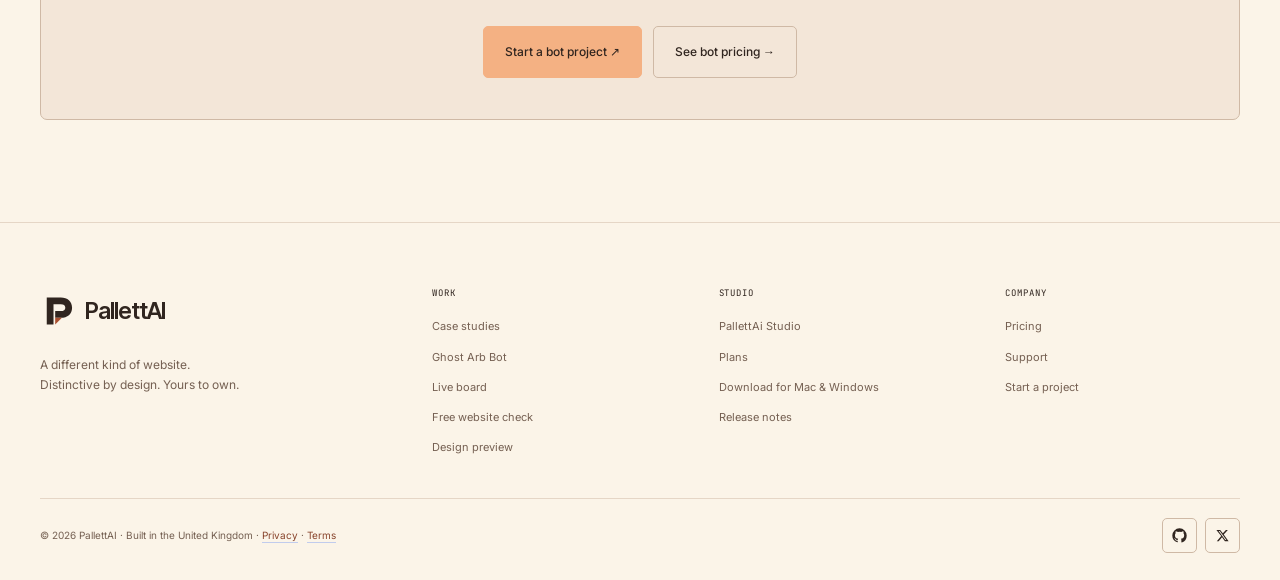
<file: telegram.html>
<!DOCTYPE html>
<html lang="en-GB">
<head>
  <meta charset="UTF-8" />
  <meta name="viewport" content="width=device-width, initial-scale=1.0" />
  <meta name="description" content="Ghost Arb Bot — a Telegram arbitrage-betting bot we built, ran unattended, and watched turn a profit. How it worked, what it did, and the proof." />
  <meta name="author" content="PallettAi" />
  <meta name="robots" content="index, follow" />
  <meta name="theme-color" content="#fbf4e8" />
  <link rel="canonical" href="https://pallettai.org/telegram" />
  <meta property="og:type" content="website" />
  <meta property="og:site_name" content="PallettAi" />
  <meta property="og:title" content="Ghost Arb Bot — Telegram Case Study | PallettAi" />
  <meta property="og:description" content="Ghost Arb Bot — a Telegram arbitrage-betting bot we built, ran unattended, and watched turn a profit. How it worked, what it did, and the proof." />
  <meta property="og:url" content="https://pallettai.org/telegram" />
  <meta property="og:image" content="https://pallettai.org/share-v3.png" />
  <meta property="og:image:type" content="image/png" />
  <meta property="og:image:width" content="1200" />
  <meta property="og:image:height" content="630" />
  <meta property="og:image:alt" content="PallettAi — A different kind of website." />
  <meta name="twitter:card" content="summary_large_image" />
  <meta name="twitter:title" content="Ghost Arb Bot — Telegram Case Study | PallettAi" />
  <meta name="twitter:description" content="Ghost Arb Bot — a Telegram arbitrage-betting bot we built, ran unattended, and watched turn a profit. How it worked, what it did, and the proof." />
  <meta name="twitter:image" content="https://pallettai.org/share-v3.png" />
  <meta name="twitter:image:alt" content="PallettAi — A different kind of website." />
  <title>Ghost Arb Bot — Telegram Case Study | PallettAi</title>
  <meta http-equiv="Content-Security-Policy" content="default-src 'self'; script-src 'self' https://gc.zgo.at; style-src 'self' 'unsafe-inline'; font-src 'self'; img-src 'self' data: https:; connect-src 'self' https://pallettai.goatcounter.com; object-src 'none'; base-uri 'self'; form-action 'none'; frame-src 'none'" />
  <link rel="icon" type="image/png" sizes="32x32" href="favicon-32.png?v=3" />
  <link rel="icon" type="image/svg+xml" href="signal-favicon.svg?v=5" />
  <link rel="apple-touch-icon" href="apple-touch-icon.png?v=3" />
  <link rel="preload" as="image" href="ghost-arb/profit/03.jpg" />
  <link rel="stylesheet" href="theme.css" />
  <link rel="stylesheet" href="motion.css?v=atelier-2" />
  <link rel="stylesheet" href="controls.css" />
  <script src="theme.js" defer></script>
  <script src="motion.js" defer></script>
  <noscript><style>.rv,.up{opacity:1;transform:none}.reel figure:first-child{opacity:1;pointer-events:auto}</style></noscript>
  <script data-goatcounter="https://pallettai.goatcounter.com/count" async src="https://gc.zgo.at/count.js"></script>
  <noscript><img src="https://pallettai.goatcounter.com/count?p=/noscript" style="display:none" alt="" /></noscript>
</head>
<body data-page="portfolio">
  <a class="skip" href="#top">Skip to content</a>
  <div class="sky" id="sky" aria-hidden="true"></div>
  <header class="nav" id="nav"></header>

  <main class="wrap" id="top">
    <section class="machine-hero">
      <div>
        <span class="pill"><span class="dot" aria-hidden="true"></span> Case study · Telegram</span>
        <h1>
          Ghost Arb Bot.<br />
          <span class="g">It watched</span><br />
          <span class="c">the books.</span>
        </h1>
        <p class="lede lede-bar">Two Telegram bots, built for arbitrage betting — plus a sub-bot we put straight into a group of paying members. They scraped live prices, found the gaps, and the alert landed where people were already waiting. They ran on their own — and they made money.</p>
        <div class="btns">
          <a class="btn go" href="#what">The short version ↓</a>
          <a class="btn alt" href="index.html#contact">Want one built →</a>
        </div>
      </div>

      <div class="hero-proof">
        <div class="handset">
          <div class="ear" aria-hidden="true"></div>
          <div class="reel" data-reel aria-label="Profit and loss screenshots">
            <div class="reel-stage">
              <figure>
                <img src="ghost-arb/profit/03.jpg" alt="Seven-day profit and loss of plus £1,054.25" width="470" height="1024" fetchpriority="high" decoding="async" />
              </figure>
              <figure>
                <img src="ghost-arb/profit/02.jpg" alt="Betting account showing £1,630.92 profit this month" width="986" height="1024" loading="lazy" decoding="async" />
              </figure>
              <figure>
                <img src="ghost-arb/profit/01.jpg" class="wide" alt="Sports betting profit and loss breakdown, £537.36 month to date" width="1024" height="601" loading="lazy" decoding="async" />
              </figure>
            </div>
            <div class="reel-bar">
              <button type="button" data-reel-prev aria-label="Previous profit screenshot">← Prev</button>
              <span data-reel-count></span>
              <button type="button" data-reel-next aria-label="Next profit screenshot">Next →</button>
            </div>
          </div>
        </div>
      </div>
    </section>

    <figure class="automation-art"><img src="artwork/connections.svg?v=atelier-2" width="640" height="480" alt="Copper paths branching between a central tile, an envelope and two signal nodes." loading="lazy" /><figcaption><span class="eyebrow">THE ART OF CONNECTION</span><b>Complex behind the scenes.<br /><em>Simple where it matters.</em></b><span>Original conceptual illustration. The case-study screenshots above remain the real project evidence.</span></figcaption></figure>

    <section class="sec" id="what" aria-label="What Ghost Arb Bot is">
      <div class="sec-head up">
        <div>
          <div class="kicker">The short version</div>
          <h2>A pair of bots<br /><span class="g">that paid for themselves.</span></h2>
        </div>
        <p class="note">Arbitrage betting is simple on paper and miserable by hand. Two books disagree, you back both sides, and the difference is yours. The miserable part is spotting it in time. That's what Ghost Arb did — then the slips it caught, live.</p>
      </div>
      <div class="stats">
        <div class="stat up" style="--d:.05s">
          <b>3</b>
          <p>The watching pair, plus a sub-bot inside a paying members' group</p>
        </div>
        <div class="stat up" style="--d:.1s">
          <b>Live</b>
          <p>Ran unattended. Prices in, alert out, no one sat watching a screen</p>
        </div>
        <div class="stat up" style="--d:.15s">
          <b>API</b>
          <p>Bookmaker and exchange prices pulled in as they moved</p>
        </div>
        <div class="stat up" style="--d:.2s">
          <b>TG</b>
          <p>The alert landed on a phone with the market, the books and the stakes</p>
        </div>
      </div>
    </section>

    <section class="sec" id="proof" aria-label="The errors the bot found">
      <div class="sec-head up">
        <div>
          <div class="kicker">The errors</div>
          <h2>The slips it<br /><span class="g">caught live.</span></h2>
        </div>
        <p class="note">Mispriced markets the bot found while they were still open. Arrow keys, swipe, or the buttons. After that: how it actually worked.</p>
      </div>

      <div class="proof proof-one up" style="--d:.06s">
        <div>
          <div class="handset">
            <div class="ear" aria-hidden="true"></div>
            <div class="reel" data-reel aria-label="Betting errors the bot found">
              <div class="reel-stage">
                <figure>
                  <img src="ghost-arb/errors/01.jpg" alt="Open bets with cash-out already in profit" width="572" height="1024" />
                </figure>
                <figure>
                  <img src="ghost-arb/errors/02.jpg" alt="Live betting slips found mispriced, cash-out in profit" width="517" height="1024" loading="lazy" />
                </figure>
                <figure>
                  <img src="ghost-arb/errors/03.jpg" alt="Tennis selection at 8 to 1 with cash-out in profit" width="470" height="1024" loading="lazy" />
                </figure>
              </div>
              <div class="reel-bar">
                <button type="button" data-reel-prev aria-label="Previous error screenshot">←</button>
                <span data-reel-count></span>
                <button type="button" data-reel-next aria-label="Next error screenshot">→</button>
              </div>
            </div>
          </div>
        </div>
      </div>
    </section>

    <section class="sec" id="how" aria-label="How Ghost Arb worked">
      <div class="sec-head up">
        <div>
          <div class="kicker">How it worked</div>
          <h2>Watch. Spot.<br /><span class="g">Size. Fire.</span></h2>
        </div>
        <p class="note">Four jobs, in that order, every time. If any step was late, the window was gone — so the whole thing was built to be quicker than a person. After that: the working parts, as they shipped.</p>
      </div>
      <div class="steps">
        <article class="step up" style="--d:.05s">
          <span class="n">01 / Watch</span>
          <h3>Keep a live book</h3>
          <p>The bot sat on bookmaker and exchange APIs and kept a running picture of prices. Not a daily scrape — a watch, so a move was seen as it happened.</p>
        </article>
        <article class="step up" style="--d:.1s">
          <span class="n">02 / Spot</span>
          <h3>Find the disagreement</h3>
          <p>When two prices on the same event didn't agree, that was the arb: a short window where both sides could be backed and still leave a margin.</p>
        </article>
        <article class="step up" style="--d:.15s">
          <span class="n">03 / Size</span>
          <h3>Work out the stakes</h3>
          <p>It calculated how much to put on each side so the return was the same whichever way the event went. No back-of-a-napkin maths at 11pm.</p>
        </article>
        <article class="step up" style="--d:.2s">
          <span class="n">04 / Fire</span>
          <h3>Ping Telegram</h3>
          <p>A message landed with the market, the books, the prices and the stakes. The same ping also went out through a sub-bot, into a Telegram group of paying members — so it reached a room, not just one phone.</p>
        </article>
      </div>
      <p class="after up">The sub-bot was built for that group and wired in directly. Members were already paying to be there; Ghost Arb just made sure the useful alert arrived in the same chat, without anyone copying it across by hand.</p>
    </section>

    <section class="sec" id="features" aria-label="Ghost Arb features">
      <div class="sec-head up">
        <div>
          <div class="kicker">What it actually did</div>
          <h2>The working<br /><span class="g">parts.</span></h2>
        </div>
        <p class="note">Built in Python, talked to Telegram over the Bot API, and left to run. This is the list as it shipped — not a wishlist. Need something like it? That's the last stop on this page.</p>
      </div>
      <div class="feat-list up" style="--d:.06s">
        <div class="feat">
          <span class="mark" aria-hidden="true">&gt;</span>
          <div>
            <b>Live odds over API</b>
            <p>Pulled prices from bookmaker and exchange feeds as they changed, rather than waiting on a page refresh.</p>
          </div>
        </div>
        <div class="feat">
          <span class="mark" aria-hidden="true">&gt;</span>
          <div>
            <b>Cross-book matching</b>
            <p>Lined the same event up across books so a mismatch was obvious, instead of two tabs and a guess.</p>
          </div>
        </div>
        <div class="feat">
          <span class="mark" aria-hidden="true">&gt;</span>
          <div>
            <b>Stake maths</b>
            <p>Worked out both sides so the payout didn't depend on the result — that was the whole point.</p>
          </div>
        </div>
        <div class="feat">
          <span class="mark" aria-hidden="true">&gt;</span>
          <div>
            <b>A floor on the edge</b>
            <p>It didn't ping every half-percent wobble. If the numbers weren't worth acting on, the phone stayed quiet.</p>
          </div>
        </div>
        <div class="feat">
          <span class="mark" aria-hidden="true">&gt;</span>
          <div>
            <b>Telegram alerts</b>
            <p>Market, books, prices, stakes — one message, on the phone, while the window was still open.</p>
          </div>
        </div>
        <div class="feat">
          <span class="mark" aria-hidden="true">&gt;</span>
          <div>
            <b>Unattended running</b>
            <p>Started it, left it. The pair kept watching overnight and through the afternoon without anyone at a desk.</p>
          </div>
        </div>
        <div class="feat">
          <span class="mark" aria-hidden="true">&gt;</span>
          <div>
            <b>A pair, plus a sub-bot</b>
            <p>One watched the books. One spoke Telegram. A third sat in a paying members' group and posted the same alert there — built for that room, not bolted on later.</p>
          </div>
        </div>
        <div class="feat">
          <span class="mark" aria-hidden="true">&gt;</span>
          <div>
            <b>Paid group, live</b>
            <p>The sub-bot was integrated straight into a Telegram group with paying members, so the people who were in on it saw the arb in the chat they already used.</p>
          </div>
        </div>
        <div class="feat">
          <span class="mark" aria-hidden="true">&gt;</span>
          <div>
            <b>Python · Telegram Bot API</b>
            <p>The same stack we still use for bots: scrapers and alerts in Python, delivery over Telegram so it reaches a pocket — or a group — not an inbox.</p>
          </div>
        </div>
      </div>
    </section>

    <section class="sec" aria-label="Commission a similar bot">
      <div class="band up">
        <span class="pill"><span class="dot" aria-hidden="true"></span> Need something like this?</span>
        <h2>We can build<br /><span class="g">the next one.</span></h2>
        <p>That's the path: what it was, the slips it caught, how it worked, the parts. Alerts, scrapers, booking bots, anything that should land on a phone instead of an inbox. Custom builds start at £349 — a few sentences is enough to start.</p>
        <div class="btns">
          <a class="btn go" href="index.html#contact">Start a bot project ↗</a>
          <a class="btn alt" href="pricing.html">See bot pricing →</a>
        </div>
      </div>
    </section>
  </main>

  <footer id="site-footer"></footer>
</body>
</html>
</file>
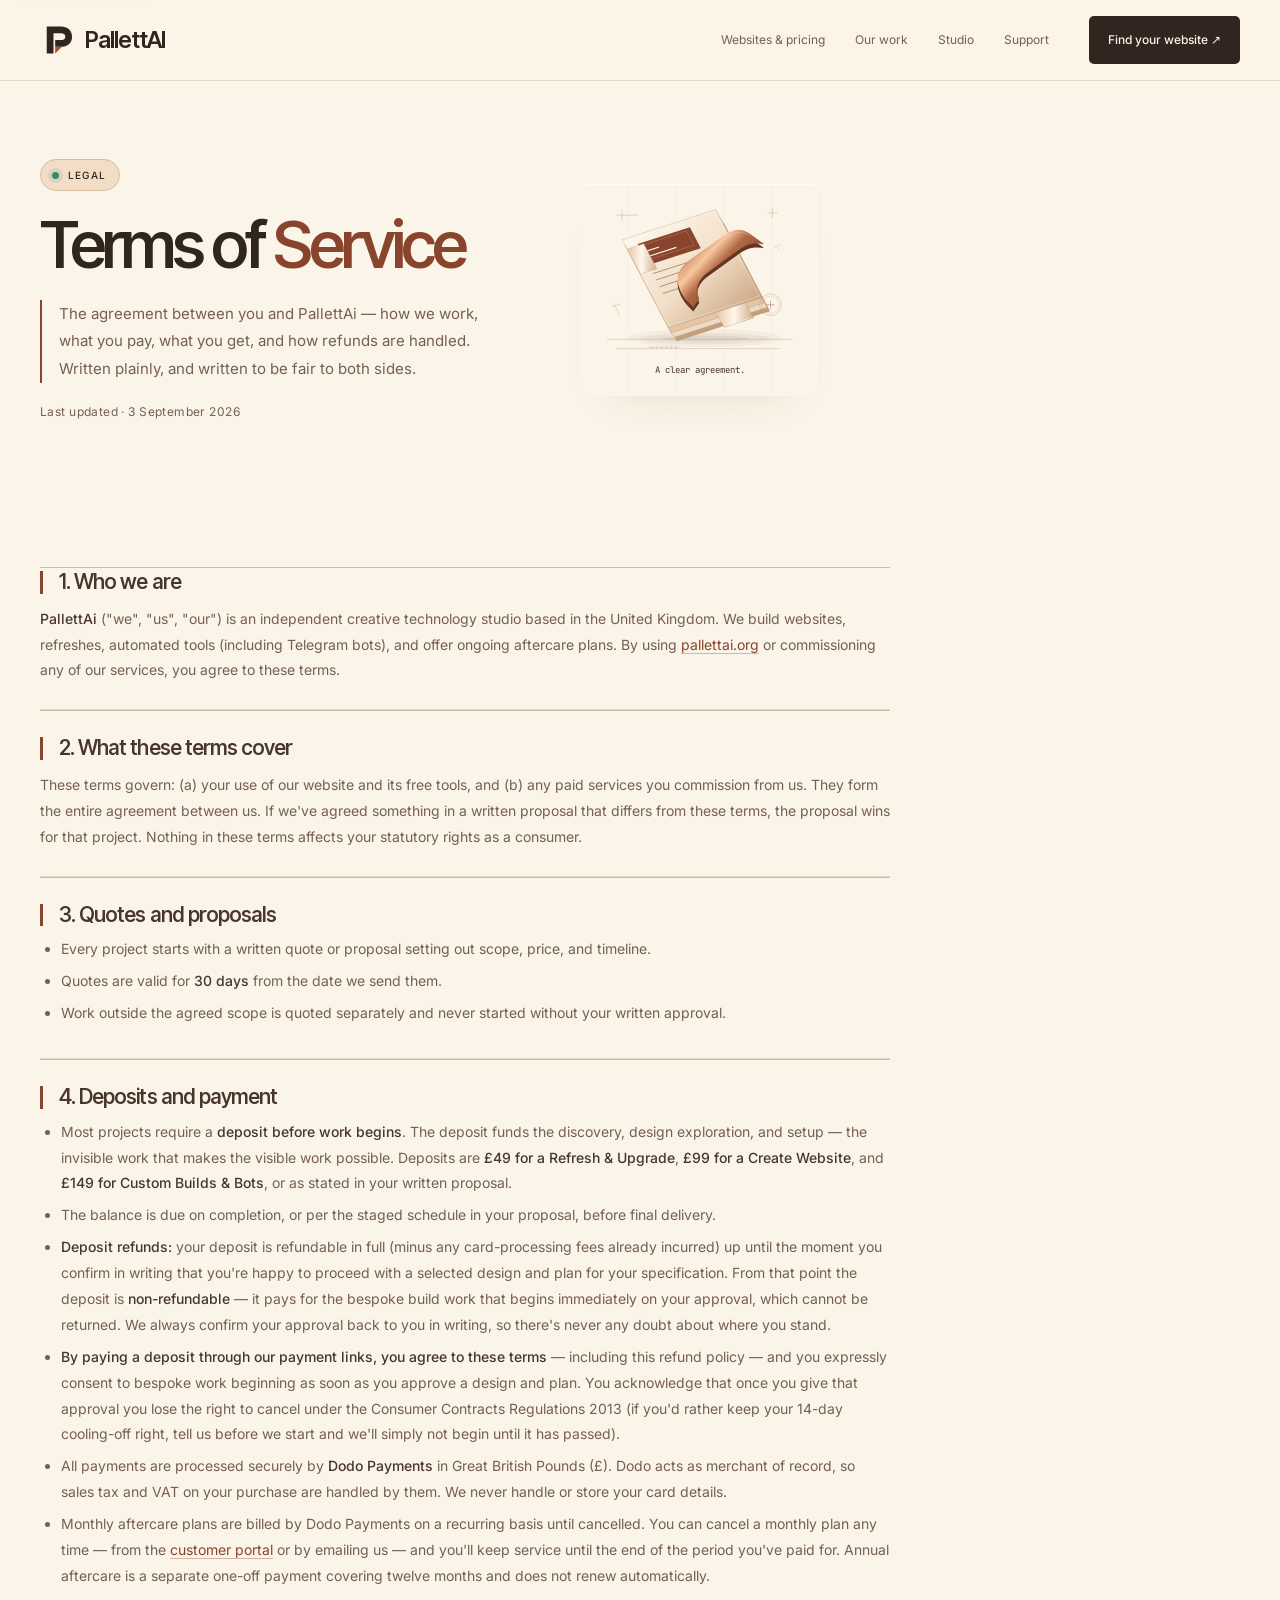
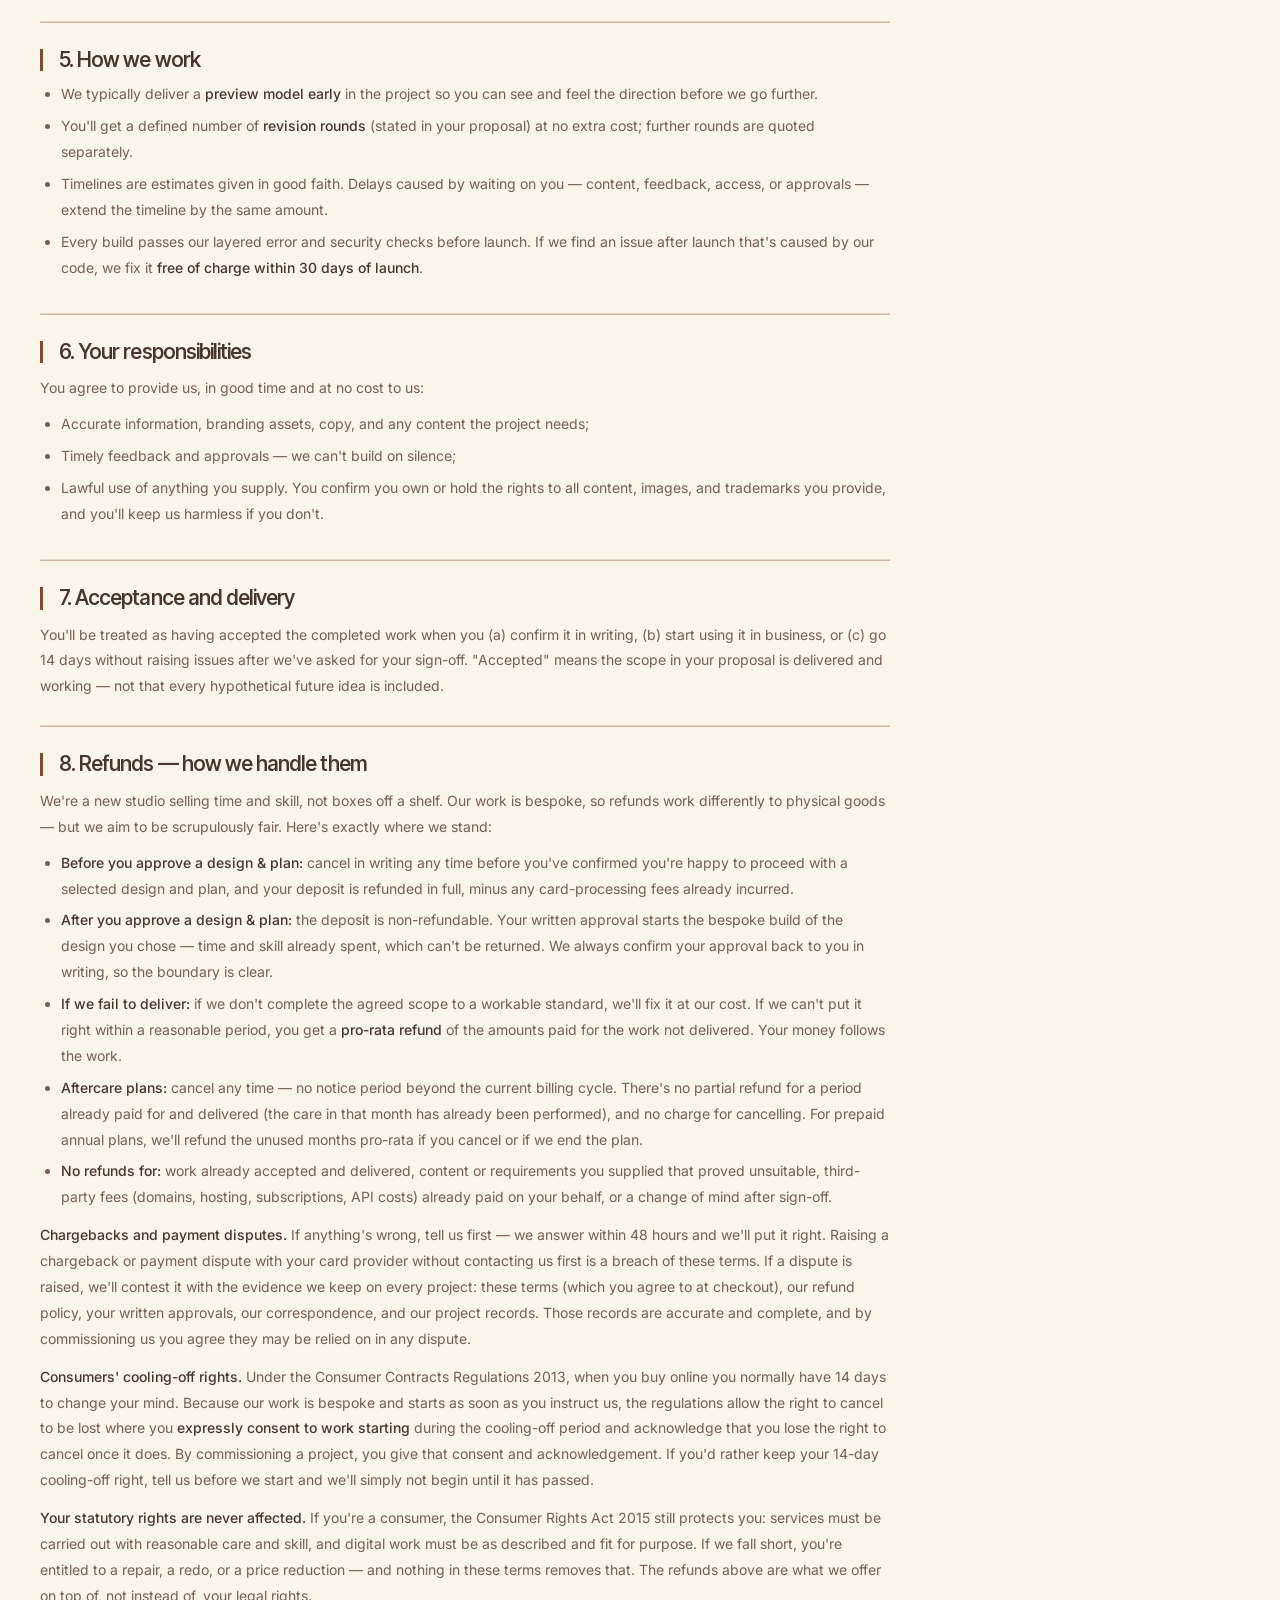
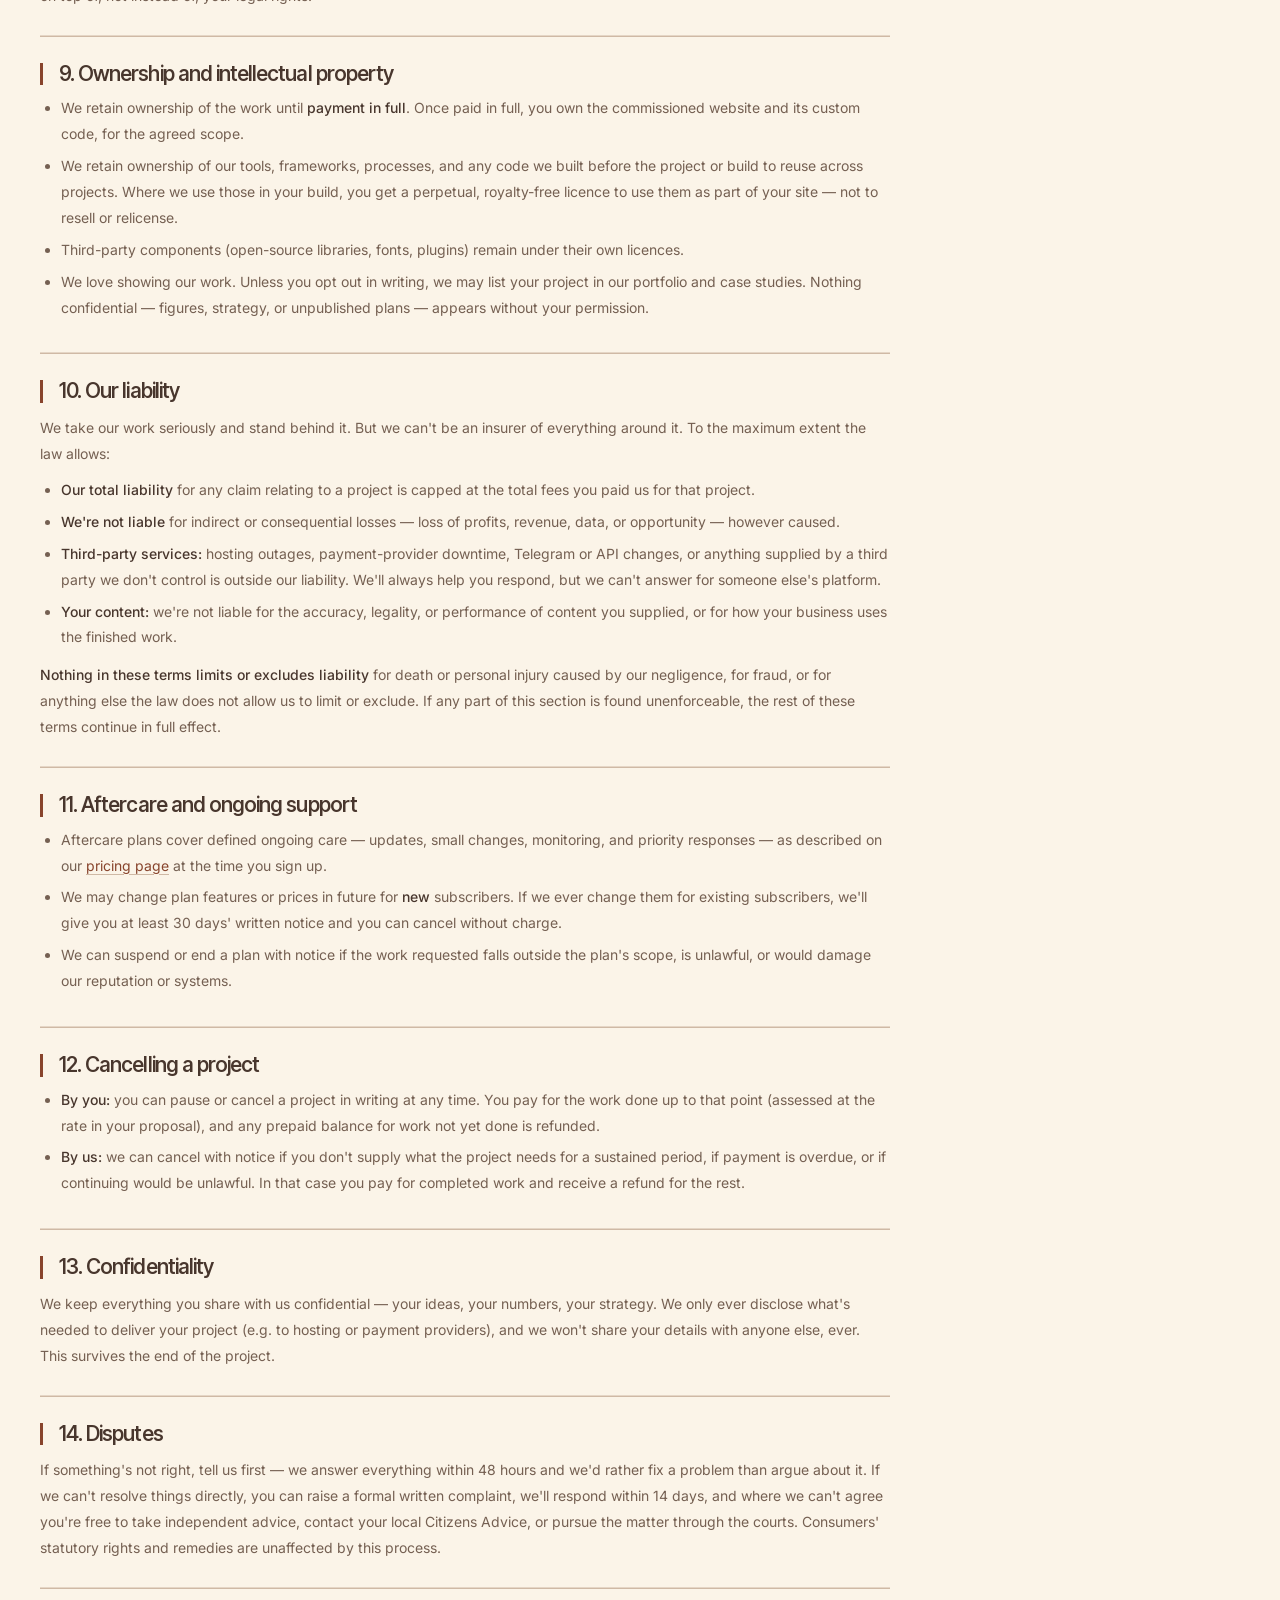
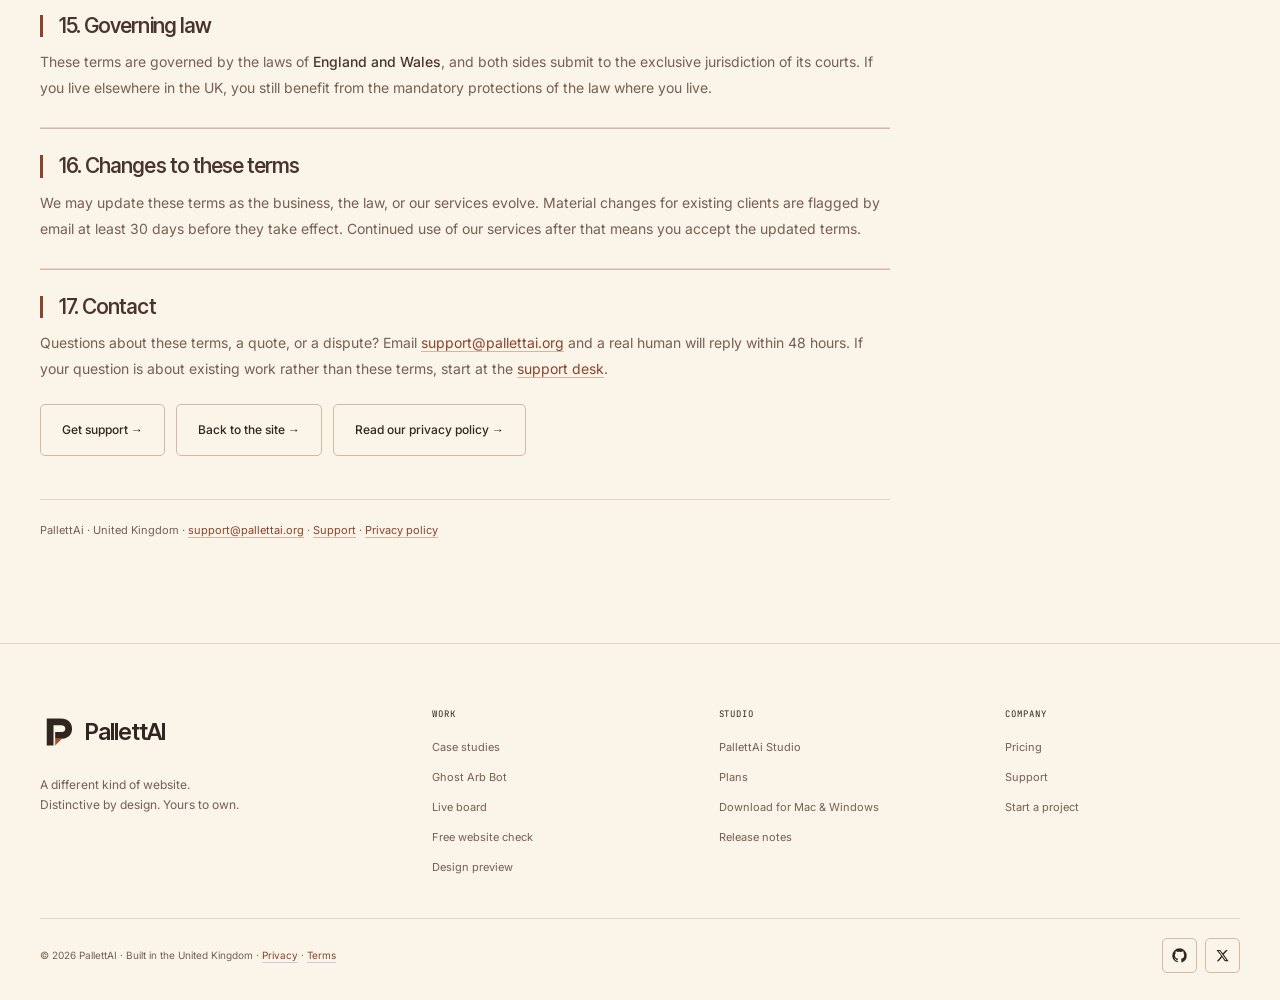
<file: terms.html>
<!DOCTYPE html>
<html lang="en-GB">
<head>
  <meta charset="UTF-8" />
  <meta name="viewport" content="width=device-width, initial-scale=1.0" />
  <meta name="description" content="The terms that govern working with PallettAi — quotes, deposits, delivery, refunds, and liability, written plainly." />
  <meta name="author" content="PallettAi" />
  <meta name="robots" content="index, follow" />
  <meta name="theme-color" content="#fbf4e8" />
  <link rel="canonical" href="https://pallettai.org/terms" />
  <meta property="og:type" content="website" />
  <meta property="og:site_name" content="PallettAi" />
  <meta property="og:title" content="Terms of Service — PallettAi" />
  <meta property="og:description" content="The terms that govern working with PallettAi — quotes, deposits, delivery, refunds, and liability, written plainly." />
  <meta property="og:url" content="https://pallettai.org/terms" />
  <meta property="og:image" content="https://pallettai.org/share-v3.png" />
  <meta property="og:image:type" content="image/png" />
  <meta property="og:image:width" content="1200" />
  <meta property="og:image:height" content="630" />
  <meta property="og:image:alt" content="PallettAi — A different kind of website." />
  <meta name="twitter:card" content="summary_large_image" />
  <meta name="twitter:title" content="Terms of Service — PallettAi" />
  <meta name="twitter:description" content="The terms that govern working with PallettAi — quotes, deposits, delivery, refunds, and liability, written plainly." />
  <meta name="twitter:image" content="https://pallettai.org/share-v3.png" />
  <meta name="twitter:image:alt" content="PallettAi — A different kind of website." />
  <title>Terms of Service — PallettAi</title>
  <meta http-equiv="Content-Security-Policy" content="default-src 'self'; script-src 'self' https://gc.zgo.at; style-src 'self' 'unsafe-inline'; font-src 'self'; img-src 'self' data: https:; connect-src 'self' https://pallettai.goatcounter.com; object-src 'none'; base-uri 'self'; form-action 'none'; frame-src 'none'" />
  <link rel="icon" type="image/png" sizes="32x32" href="favicon-32.png?v=3" />
  <link rel="icon" type="image/svg+xml" href="signal-favicon.svg?v=5" />
  <link rel="apple-touch-icon" href="apple-touch-icon.png?v=3" />
  <link rel="stylesheet" href="theme.css" />
  <link rel="stylesheet" href="motion.css?v=atelier-2" />
  <link rel="stylesheet" href="controls.css" />
  <script src="payments.js" defer></script>
  <script src="theme.js" defer></script>
  <script src="motion.js" defer></script>
  <noscript><style>.rv,.up{opacity:1;transform:none}</style></noscript>
  <script data-goatcounter="https://pallettai.goatcounter.com/count" async src="https://gc.zgo.at/count.js"></script>
  <noscript><img src="https://pallettai.goatcounter.com/count?p=/noscript" style="display:none" alt="" /></noscript>
</head>
<body data-page="terms">
  <a class="skip" href="#top">Skip to content</a>
  <div class="sky" id="sky" aria-hidden="true"></div>
  <header class="nav" id="nav"></header>

  <main class="wrap" id="top">
    <header class="page-hero art-hero art-hero-quiet"><div class="art-hero-copy">
      <span class="pill"><span class="dot" aria-hidden="true"></span> Legal</span>
      <h1>Terms of <span class="g">Service</span></h1>
      <p class="lede lede-bar">The agreement between you and PallettAi — how we work, what you pay, what you get, and how refunds are handled. Written plainly, and written to be fair to both sides.</p>
      <p class="stamp">Last updated · 3 September 2026</p>
      </div><figure class="edition-art"><img src="artwork/folio.svg?v=atelier-2" width="640" height="480" alt="" /><figcaption>A clear agreement.</figcaption></figure>
    </header>

    <section class="sec legal">
      <section>
        <h2>1. Who we are</h2>
        <p><b>PallettAi</b> ("we", "us", "our") is an independent creative technology studio based in the United Kingdom. We build websites, refreshes, automated tools (including Telegram bots), and offer ongoing aftercare plans. By using <a href="https://pallettai.org/">pallettai.org</a> or commissioning any of our services, you agree to these terms.</p>
      </section>

      <section>
        <h2>2. What these terms cover</h2>
        <p>These terms govern: (a) your use of our website and its free tools, and (b) any paid services you commission from us. They form the entire agreement between us. If we've agreed something in a written proposal that differs from these terms, the proposal wins for that project. Nothing in these terms affects your statutory rights as a consumer.</p>
      </section>

      <section>
        <h2>3. Quotes and proposals</h2>
        <ul>
          <li>Every project starts with a written quote or proposal setting out scope, price, and timeline.</li>
          <li>Quotes are valid for <b>30 days</b> from the date we send them.</li>
          <li>Work outside the agreed scope is quoted separately and never started without your written approval.</li>
        </ul>
      </section>

      <section>
        <h2>4. Deposits and payment</h2>
        <ul>
          <li>Most projects require a <b>deposit before work begins</b>. The deposit funds the discovery, design exploration, and setup — the invisible work that makes the visible work possible. Deposits are <b>£49 for a Refresh &amp; Upgrade</b>, <b>£99 for a Create Website</b>, and <b>£149 for Custom Builds &amp; Bots</b>, or as stated in your written proposal.</li>
          <li>The balance is due on completion, or per the staged schedule in your proposal, before final delivery.</li>
          <li><b>Deposit refunds:</b> your deposit is refundable in full (minus any card-processing fees already incurred) up until the moment you confirm in writing that you're happy to proceed with a selected design and plan for your specification. From that point the deposit is <b>non-refundable</b> — it pays for the bespoke build work that begins immediately on your approval, which cannot be returned. We always confirm your approval back to you in writing, so there's never any doubt about where you stand.</li>
          <li><b>By paying a deposit through our payment links, you agree to these terms</b> — including this refund policy — and you expressly consent to bespoke work beginning as soon as you approve a design and plan. You acknowledge that once you give that approval you lose the right to cancel under the Consumer Contracts Regulations 2013 (if you'd rather keep your 14-day cooling-off right, tell us before we start and we'll simply not begin until it has passed).</li>
          <li>All payments are processed securely by <b>Dodo Payments</b> in Great British Pounds (£). Dodo acts as merchant of record, so sales tax and VAT on your purchase are handled by them. We never handle or store your card details.</li>
          <li>Monthly aftercare plans are billed by Dodo Payments on a recurring basis until cancelled. You can cancel a monthly plan any time — from the <a data-portal href="support.html">customer portal</a> or by emailing us — and you'll keep service until the end of the period you've paid for. Annual aftercare is a separate one-off payment covering twelve months and does not renew automatically.</li>
        </ul>
      </section>

      <section>
        <h2>5. How we work</h2>
        <ul>
          <li>We typically deliver a <b>preview model early</b> in the project so you can see and feel the direction before we go further.</li>
          <li>You'll get a defined number of <b>revision rounds</b> (stated in your proposal) at no extra cost; further rounds are quoted separately.</li>
          <li>Timelines are estimates given in good faith. Delays caused by waiting on you — content, feedback, access, or approvals — extend the timeline by the same amount.</li>
          <li>Every build passes our layered error and security checks before launch. If we find an issue after launch that's caused by our code, we fix it <b>free of charge within 30 days of launch</b>.</li>
        </ul>
      </section>

      <section>
        <h2>6. Your responsibilities</h2>
        <p>You agree to provide us, in good time and at no cost to us:</p>
        <ul>
          <li>Accurate information, branding assets, copy, and any content the project needs;</li>
          <li>Timely feedback and approvals — we can't build on silence;</li>
          <li>Lawful use of anything you supply. You confirm you own or hold the rights to all content, images, and trademarks you provide, and you'll keep us harmless if you don't.</li>
        </ul>
      </section>

      <section>
        <h2>7. Acceptance and delivery</h2>
        <p>You'll be treated as having accepted the completed work when you (a) confirm it in writing, (b) start using it in business, or (c) go 14 days without raising issues after we've asked for your sign-off. "Accepted" means the scope in your proposal is delivered and working — not that every hypothetical future idea is included.</p>
      </section>

      <section>
        <h2>8. Refunds — how we handle them</h2>
        <p>We're a new studio selling time and skill, not boxes off a shelf. Our work is bespoke, so refunds work differently to physical goods — but we aim to be scrupulously fair. Here's exactly where we stand:</p>
        <ul>
          <li><b>Before you approve a design &amp; plan:</b> cancel in writing any time before you've confirmed you're happy to proceed with a selected design and plan, and your deposit is refunded in full, minus any card-processing fees already incurred.</li>
          <li><b>After you approve a design &amp; plan:</b> the deposit is non-refundable. Your written approval starts the bespoke build of the design you chose — time and skill already spent, which can't be returned. We always confirm your approval back to you in writing, so the boundary is clear.</li>
          <li><b>If we fail to deliver:</b> if we don't complete the agreed scope to a workable standard, we'll fix it at our cost. If we can't put it right within a reasonable period, you get a <b>pro-rata refund</b> of the amounts paid for the work not delivered. Your money follows the work.</li>
          <li><b>Aftercare plans:</b> cancel any time — no notice period beyond the current billing cycle. There's no partial refund for a period already paid for and delivered (the care in that month has already been performed), and no charge for cancelling. For prepaid annual plans, we'll refund the unused months pro-rata if you cancel or if we end the plan.</li>
          <li><b>No refunds for:</b> work already accepted and delivered, content or requirements you supplied that proved unsuitable, third-party fees (domains, hosting, subscriptions, API costs) already paid on your behalf, or a change of mind after sign-off.</li>
        </ul>
        <p><b>Chargebacks and payment disputes.</b> If anything's wrong, tell us first — we answer within 48 hours and we'll put it right. Raising a chargeback or payment dispute with your card provider without contacting us first is a breach of these terms. If a dispute is raised, we'll contest it with the evidence we keep on every project: these terms (which you agree to at checkout), our refund policy, your written approvals, our correspondence, and our project records. Those records are accurate and complete, and by commissioning us you agree they may be relied on in any dispute.</p>
        <p><b>Consumers' cooling-off rights.</b> Under the Consumer Contracts Regulations 2013, when you buy online you normally have 14 days to change your mind. Because our work is bespoke and starts as soon as you instruct us, the regulations allow the right to cancel to be lost where you <b>expressly consent to work starting</b> during the cooling-off period and acknowledge that you lose the right to cancel once it does. By commissioning a project, you give that consent and acknowledgement. If you'd rather keep your 14-day cooling-off right, tell us before we start and we'll simply not begin until it has passed.</p>
        <p><b>Your statutory rights are never affected.</b> If you're a consumer, the Consumer Rights Act 2015 still protects you: services must be carried out with reasonable care and skill, and digital work must be as described and fit for purpose. If we fall short, you're entitled to a repair, a redo, or a price reduction — and nothing in these terms removes that. The refunds above are what we offer on top of, not instead of, your legal rights.</p>
      </section>

      <section>
        <h2>9. Ownership and intellectual property</h2>
        <ul>
          <li>We retain ownership of the work until <b>payment in full</b>. Once paid in full, you own the commissioned website and its custom code, for the agreed scope.</li>
          <li>We retain ownership of our tools, frameworks, processes, and any code we built before the project or build to reuse across projects. Where we use those in your build, you get a perpetual, royalty-free licence to use them as part of your site — not to resell or relicense.</li>
          <li>Third-party components (open-source libraries, fonts, plugins) remain under their own licences.</li>
          <li>We love showing our work. Unless you opt out in writing, we may list your project in our portfolio and case studies. Nothing confidential — figures, strategy, or unpublished plans — appears without your permission.</li>
        </ul>
      </section>

      <section>
        <h2>10. Our liability</h2>
        <p>We take our work seriously and stand behind it. But we can't be an insurer of everything around it. To the maximum extent the law allows:</p>
        <ul>
          <li><b>Our total liability</b> for any claim relating to a project is capped at the total fees you paid us for that project.</li>
          <li><b>We're not liable</b> for indirect or consequential losses — loss of profits, revenue, data, or opportunity — however caused.</li>
          <li><b>Third-party services:</b> hosting outages, payment-provider downtime, Telegram or API changes, or anything supplied by a third party we don't control is outside our liability. We'll always help you respond, but we can't answer for someone else's platform.</li>
          <li><b>Your content:</b> we're not liable for the accuracy, legality, or performance of content you supplied, or for how your business uses the finished work.</li>
        </ul>
        <p><b>Nothing in these terms limits or excludes liability</b> for death or personal injury caused by our negligence, for fraud, or for anything else the law does not allow us to limit or exclude. If any part of this section is found unenforceable, the rest of these terms continue in full effect.</p>
      </section>

      <section>
        <h2>11. Aftercare and ongoing support</h2>
        <ul>
          <li>Aftercare plans cover defined ongoing care — updates, small changes, monitoring, and priority responses — as described on our <a href="pricing.html">pricing page</a> at the time you sign up.</li>
          <li>We may change plan features or prices in future for <b>new</b> subscribers. If we ever change them for existing subscribers, we'll give you at least 30 days' written notice and you can cancel without charge.</li>
          <li>We can suspend or end a plan with notice if the work requested falls outside the plan's scope, is unlawful, or would damage our reputation or systems.</li>
        </ul>
      </section>

      <section>
        <h2>12. Cancelling a project</h2>
        <ul>
          <li><b>By you:</b> you can pause or cancel a project in writing at any time. You pay for the work done up to that point (assessed at the rate in your proposal), and any prepaid balance for work not yet done is refunded.</li>
          <li><b>By us:</b> we can cancel with notice if you don't supply what the project needs for a sustained period, if payment is overdue, or if continuing would be unlawful. In that case you pay for completed work and receive a refund for the rest.</li>
        </ul>
      </section>

      <section>
        <h2>13. Confidentiality</h2>
        <p>We keep everything you share with us confidential — your ideas, your numbers, your strategy. We only ever disclose what's needed to deliver your project (e.g. to hosting or payment providers), and we won't share your details with anyone else, ever. This survives the end of the project.</p>
      </section>

      <section>
        <h2>14. Disputes</h2>
        <p>If something's not right, tell us first — we answer everything within 48 hours and we'd rather fix a problem than argue about it. If we can't resolve things directly, you can raise a formal written complaint, we'll respond within 14 days, and where we can't agree you're free to take independent advice, contact your local Citizens Advice, or pursue the matter through the courts. Consumers' statutory rights and remedies are unaffected by this process.</p>
      </section>

      <section>
        <h2>15. Governing law</h2>
        <p>These terms are governed by the laws of <b>England and Wales</b>, and both sides submit to the exclusive jurisdiction of its courts. If you live elsewhere in the UK, you still benefit from the mandatory protections of the law where you live.</p>
      </section>

      <section>
        <h2>16. Changes to these terms</h2>
        <p>We may update these terms as the business, the law, or our services evolve. Material changes for existing clients are flagged by email at least 30 days before they take effect. Continued use of our services after that means you accept the updated terms.</p>
      </section>

      <section>
        <h2>17. Contact</h2>
        <p>Questions about these terms, a quote, or a dispute? Email <a href="mailto:support@pallettai.org">support@pallettai.org</a> and a real human will reply within 48 hours. If your question is about existing work rather than these terms, start at the <a href="support.html">support desk</a>.</p>
        <div class="btns" style="margin-top:22px">
          <a class="btn alt" href="support.html">Get support →</a>
          <a class="btn alt" href="index.html">Back to the site →</a>
          <a class="btn alt" href="privacy.html">Read our privacy policy →</a>
        </div>
      </section>

      <p class="fine">PallettAi · United Kingdom · <a href="mailto:support@pallettai.org">support@pallettai.org</a> · <a href="support.html">Support</a> · <a href="privacy.html">Privacy policy</a></p>
    </section>
  </main>

  <footer id="site-footer"></footer>
</body>
</html>
</file>
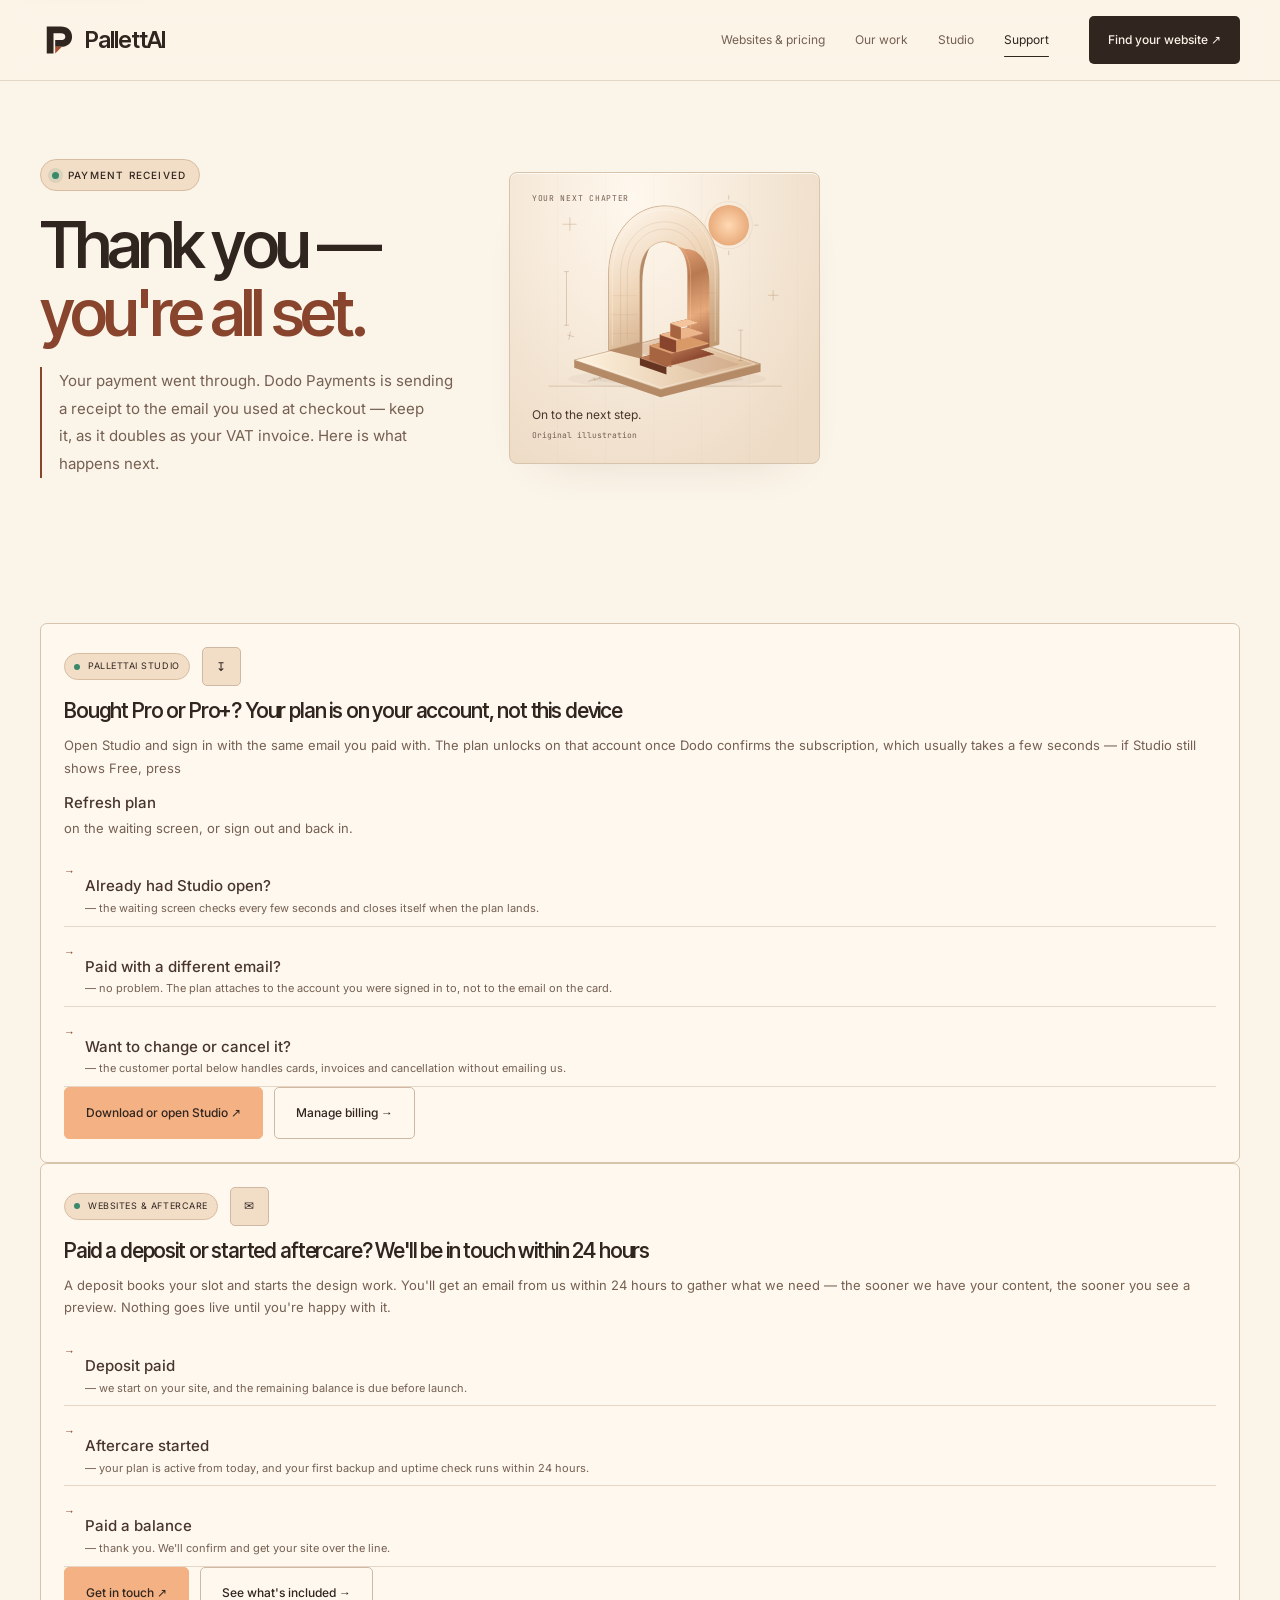
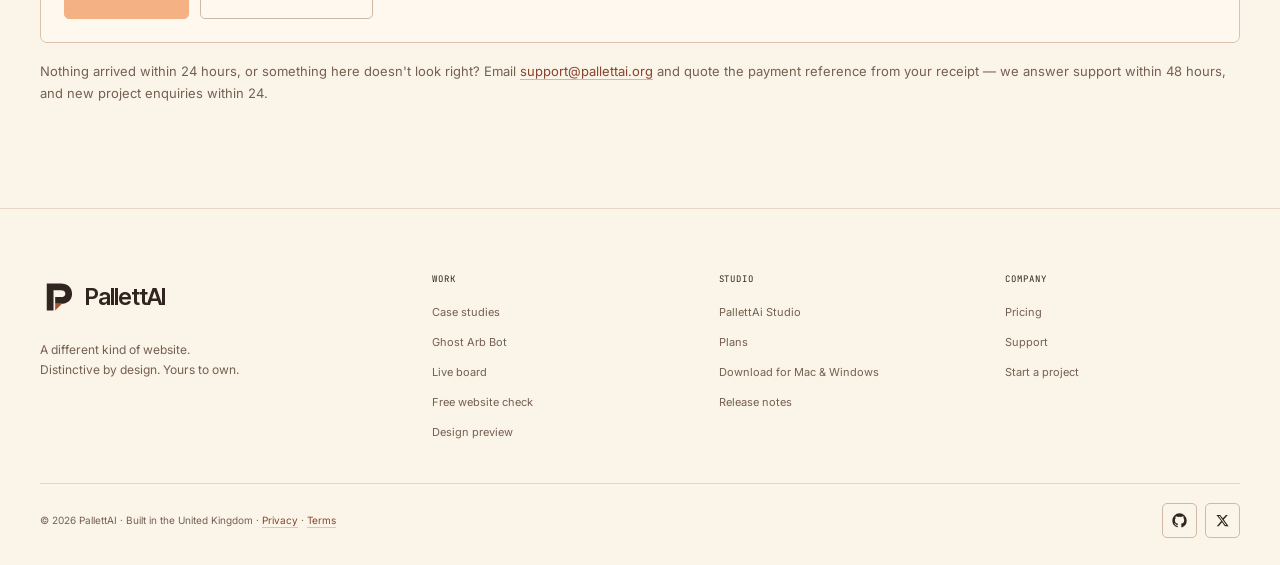
<file: thanks.html>
<!DOCTYPE html>
<html lang="en-GB">
<head>
  <meta charset="UTF-8" />
  <meta name="viewport" content="width=device-width, initial-scale=1.0" />
  <meta name="description" content="Thank you — your PallettAi payment went through. What happens next, and how to reach us." />
  <meta name="author" content="PallettAi" />
  <!-- Deliberately not indexed: a receipt page has nothing to offer a search result,
       and it can carry a payment reference in the query string. -->
  <meta name="robots" content="noindex, nofollow" />
  <meta name="theme-color" content="#fbf4e8" />
  <title>Thank you — PallettAi</title>
  <meta http-equiv="Content-Security-Policy" content="default-src 'self'; script-src 'self' https://gc.zgo.at; style-src 'self' 'unsafe-inline'; font-src 'self'; img-src 'self' data: https:; connect-src 'self' https://pallettai.goatcounter.com; object-src 'none'; base-uri 'self'; form-action 'none'; frame-src 'none'" />
  <link rel="icon" type="image/png" sizes="32x32" href="favicon-32.png?v=3" />
  <link rel="icon" type="image/svg+xml" href="signal-favicon.svg?v=5" />
  <link rel="apple-touch-icon" href="apple-touch-icon.png?v=3" />
  <link rel="stylesheet" href="theme.css" />
  <link rel="stylesheet" href="motion.css?v=atelier-2" />
  <link rel="stylesheet" href="controls.css" />
  <script src="payments.js" defer></script>
  <script src="theme.js" defer></script>
  <script src="motion.js" defer></script>
  <noscript><style>.rv,.up{opacity:1;transform:none}</style></noscript>
</head>
<body data-page="support">
  <a class="skip" href="#top">Skip to content</a>
  <div class="sky" id="sky" aria-hidden="true"></div>
  <header class="nav" id="nav"></header>

  <main class="wrap" id="top">
    <header class="page-hero art-hero"><div class="art-hero-copy">
      <span class="pill"><span class="dot" aria-hidden="true"></span> Payment received</span>
      <h1>Thank you —<br /><span class="g">you're all set.</span></h1>
      <p class="lede lede-bar">Your payment went through. Dodo Payments is sending a receipt to the email you used at checkout — keep it, as it doubles as your VAT invoice. Here is what happens next.</p>
      </div><figure class="edition-art"><span class="art-overline">YOUR NEXT CHAPTER</span><img src="artwork/structure.svg?v=atelier-2" width="640" height="480" alt="A warm paper arch opening onto a set of copper steps." /><figcaption>On to the next step. <span>Original illustration</span></figcaption></figure>
    </header>

    <section class="sec" aria-label="What happens next">
      <article class="tile up" style="--d:.05s">
        <div class="tile-top">
          <span class="badge"><span class="dot" aria-hidden="true"></span> PallettAI Studio</span>
          <span class="case-glyph" aria-hidden="true">↧</span>
        </div>
        <h2>Bought Pro or Pro+? Your plan is on your account, not this device</h2>
        <p class="sub">Open Studio and sign in with the same email you paid with. The plan unlocks on that account once Dodo confirms the subscription, which usually takes a few seconds — if Studio still shows Free, press <b>Refresh plan</b> on the waiting screen, or sign out and back in.</p>
        <ul class="specs">
          <li><b>Already had Studio open?</b> — the waiting screen checks every few seconds and closes itself when the plan lands.</li>
          <li><b>Paid with a different email?</b> — no problem. The plan attaches to the account you were signed in to, not to the email on the card.</li>
          <li><b>Want to change or cancel it?</b> — the customer portal below handles cards, invoices and cancellation without emailing us.</li>
        </ul>
        <div class="btns">
          <a class="btn go" href="downloads.html">Download or open Studio ↗</a>
          <a class="btn alt" data-portal href="support.html">Manage billing →</a>
        </div>
      </article>

      <article class="tile up" style="--d:.12s">
        <div class="tile-top">
          <span class="badge"><span class="dot" aria-hidden="true"></span> Websites &amp; aftercare</span>
          <span class="case-glyph" aria-hidden="true">✉</span>
        </div>
        <h2>Paid a deposit or started aftercare? We'll be in touch within 24 hours</h2>
        <p class="sub">A deposit books your slot and starts the design work. You'll get an email from us within 24 hours to gather what we need — the sooner we have your content, the sooner you see a preview. Nothing goes live until you're happy with it.</p>
        <ul class="specs">
          <li><b>Deposit paid</b> — we start on your site, and the remaining balance is due before launch.</li>
          <li><b>Aftercare started</b> — your plan is active from today, and your first backup and uptime check runs within 24 hours.</li>
          <li><b>Paid a balance</b> — thank you. We'll confirm and get your site over the line.</li>
        </ul>
        <div class="btns">
          <a class="btn go" href="support.html">Get in touch ↗</a>
          <a class="btn alt" href="pricing.html">See what's included →</a>
        </div>
      </article>

      <p class="after up">Nothing arrived within 24 hours, or something here doesn't look right? Email <a href="mailto:support@pallettai.org">support@pallettai.org</a> and quote the payment reference from your receipt — we answer support within 48 hours, and new project enquiries within 24.</p>
    </section>
  </main>

  <footer id="site-footer"></footer>
</body>
</html>
</file>
<file: theme.css>
/* ============================================================
   PallettAi — light studio design system
   Ink-on-paper readability, logo-blue details, soft panels, and
   intentional motion. Shared by every public site page.
   ============================================================ */
@font-face{font-family:Inter;src:url("fonts/inter-latin-400.woff2") format("woff2");font-weight:400;font-style:normal;font-display:swap}
@font-face{font-family:Inter;src:url("fonts/inter-latin-500.woff2") format("woff2");font-weight:500;font-style:normal;font-display:swap}
/* Inter Tight ships as one variable file, so the whole display range — 500 for
   mid-weight headings, 600 as before, 700/800 for real emphasis — costs a
   single 44KB request instead of a 22KB file per weight. The old static
   inter-tight-latin-600.woff2 stays on disk because terminal.css and the
   standalone demos still ask for it by name. */
@font-face{font-family:"Inter Tight";src:url("fonts/inter-tight-var-latin.woff2") format("woff2");font-weight:100 900;font-style:normal;font-display:swap}
/* Instrument Serif is the editorial counterweight to the grotesque: a high
   contrast, slightly literary display serif. It is used sparingly — accent
   words, pull quotes and numerals — so the page reads as set by a studio
   rather than assembled from a UI kit. */
@font-face{font-family:"Instrument Serif";src:url("fonts/instrument-serif-latin-400.woff2") format("woff2");font-weight:400;font-style:normal;font-display:swap}
@font-face{font-family:"Instrument Serif";src:url("fonts/instrument-serif-latin-400-italic.woff2") format("woff2");font-weight:400;font-style:italic;font-display:swap}
@font-face{font-family:"JetBrains Mono";src:url("fonts/jetbrains-mono-latin-400.woff2") format("woff2");font-weight:400;font-style:normal;font-display:swap}
@font-face{font-family:"JetBrains Mono";src:url("fonts/jetbrains-mono-latin-500.woff2") format("woff2");font-weight:500;font-style:normal;font-display:swap}
@font-face{font-family:"JetBrains Mono";src:url("fonts/jetbrains-mono-latin-700.woff2") format("woff2");font-weight:700;font-style:normal;font-display:swap}

:root{
  color-scheme:light;
  --paper:#f7f8f5;
  --white:#fff;
  --ink:#172033;
  --ink-soft:#29364d;
  --muted:#58657a;
  --dim:#626f83;
  --faint:#647086;
  --mist:#58657a;
  --blue:#4168ed;
  --blue-dark:#3153d1;
  --blue-pale:#e8eeff;
  --cyan:#397888;
  --mint:#2a765b;
  --pass:#267452;
  --amber:#8a5600;
  --red:#a92e3e;
  --line:#e2e7ec;
  --line-strong:#d6dde5;
  --panel:#fff;
  --panel-2:#f1f3f2;
  --deep:#172239;
  --sans:Inter,-apple-system,BlinkMacSystemFont,"Segoe UI",Roboto,sans-serif;
  --display:"Inter Tight",Inter,-apple-system,BlinkMacSystemFont,"Segoe UI",sans-serif;
  --mono:"JetBrains Mono",ui-monospace,"SFMono-Regular",Menlo,monospace;
  --ease:cubic-bezier(.2,.75,.25,1);
  --pad:clamp(60px,8vw,100px);
  --wrap:1160px;
}
*{box-sizing:border-box}
[hidden]{display:none!important}
html{scroll-behavior:smooth;color-scheme:light;-webkit-text-size-adjust:100%;scroll-padding-top:88px}
body{margin:0;background:var(--paper);color:var(--ink);font-family:var(--sans);font-size:16px;line-height:1.65;-webkit-font-smoothing:antialiased;overflow-x:hidden;touch-action:manipulation}
body::before,body::after{content:none!important}
#sky,.sky{position:fixed;inset:0;z-index:0;overflow:hidden;pointer-events:none;background:radial-gradient(740px 460px at 93% -12%,rgba(205,219,255,.46),transparent 71%),radial-gradient(620px 410px at 2% 64%,rgba(225,233,249,.36),transparent 72%)}.sprite{position:absolute;width:0;height:0;overflow:hidden;pointer-events:none}.sky canvas{position:absolute;inset:0;width:100%;height:100%;opacity:.3}.sky .b1,.sky .b2,.sky .b3{position:absolute;display:block;border-radius:50%;pointer-events:none}.sky .b1{top:-14vw;left:-12vw;width:min(54vw,720px);aspect-ratio:1;background:radial-gradient(closest-side,rgba(168,190,250,.15),rgba(205,219,255,.07) 56%,transparent 74%);animation:skyBloomA 34s ease-in-out infinite}.sky .b2{top:8vh;right:-12vw;width:min(44vw,590px);aspect-ratio:1;background:radial-gradient(closest-side,rgba(180,201,255,.14),transparent 70%);animation:skyBloomB 43s ease-in-out infinite}.sky .b3{bottom:-21vw;left:24vw;width:min(48vw,640px);aspect-ratio:1;background:radial-gradient(closest-side,rgba(183,200,244,.11),transparent 72%);animation:skyBloomC 57s ease-in-out infinite}.sky .currents{position:absolute;top:-17.65%;left:-20%;width:120%;height:117.65%;max-width:none;opacity:.18;animation:skyDrift 52s linear infinite}.sky .currents.b{top:0;left:0;width:113.21%;height:112.7%;opacity:.12;animation:skyDriftBack 71s linear infinite}.sky .st{position:absolute;display:block;border-radius:50%;background:rgba(49,83,209,.42);animation-name:skyTwinkle;animation-timing-function:ease-in-out;animation-iteration-count:infinite}.sky .meteor{display:none}.sky .field{position:absolute;inset:0;width:100%;height:100%;opacity:.3}@keyframes skyBloomA{0%,100%{transform:translate3d(0,0,0) scale(1);opacity:.72}50%{transform:translate3d(14vw,7vh,0) scale(1.2);opacity:1}}@keyframes skyBloomB{0%,100%{transform:translate3d(0,0,0) scale(1);opacity:.8}50%{transform:translate3d(-12vw,-6vh,0) scale(1.16);opacity:.55}}@keyframes skyBloomC{0%,100%{transform:translate3d(0,0,0) scale(1);opacity:.55}50%{transform:translate3d(9vw,-10vh,0) scale(1.18);opacity:.9}}@keyframes skyDrift{to{transform:translate3d(16.6667%,15%,0)}}@keyframes skyDriftBack{to{transform:translate3d(-11.6667%,-11.25%,0)}}@keyframes skyTwinkle{0%,100%{opacity:.12;transform:scale(.72)}50%{opacity:.52;transform:scale(1.12)}}.lean .sky .b1,.lean .sky .b2,.lean .sky .b3,.lean .sky .currents{animation:none}
a{color:inherit;text-decoration:none}
img,svg{display:block;max-width:100%}
button,input,textarea,select{font:inherit}
:focus-visible{outline:3px solid var(--blue);outline-offset:4px;border-radius:5px}
::selection{background:#d6dfff;color:var(--ink)}
p{margin:0}
h1,h2,h3,h4{margin:0;font-family:var(--display);font-weight:600;line-height:1.08;letter-spacing:-.055em;text-wrap:balance}
main p{text-wrap:pretty}
main a:not(.btn):not(.brand):not(.go):not(.card):not(.nav-cta):not(.button){color:var(--blue-dark);text-decoration-color:#bdc9f2;text-decoration-thickness:1px;text-underline-offset:3px;transition:color .2s ease,text-decoration-color .2s ease}
main a:not(.btn):not(.brand):not(.go):not(.card):not(.nav-cta):not(.button):hover{color:#2448ba;text-decoration-color:currentColor}
button{color:inherit}
[id]{scroll-margin-top:92px}
.wrap{width:min(var(--wrap),calc(100% - 48px));margin-inline:auto}
.wrap-l{width:min(1140px,calc(100% - 48px));margin-inline:auto}
.sec{position:relative;overflow:hidden;padding:var(--pad) 0}
.sr{position:absolute;width:1px;height:1px;padding:0;margin:-1px;overflow:hidden;clip:rect(0 0 0 0);white-space:nowrap;border:0}
.skip{position:fixed;z-index:200;top:-70px;left:18px;padding:11px 19px;border-radius:9px;background:var(--ink);color:#fff;font-size:13px;font-weight:500;box-shadow:0 8px 24px rgba(23,32,51,.16);transition:top .22s var(--ease)}
.skip:focus-visible{top:14px;outline-color:#fff}

/* Type, labels and brand accents */
.grad{background:linear-gradient(104deg,#293e8b 0%,#3153d1 56%,#526dd7 100%);background-size:160% 100%;background-position:0 50%;-webkit-background-clip:text;background-clip:text;color:transparent;animation:sheen 18s ease-in-out infinite}
@keyframes sheen{0%,100%{background-position:0 50%}50%{background-position:100% 50%}}
.tint,.eyebrow,.kicker{color:var(--blue-dark)}
.eyebrow{display:inline-flex;align-items:center;gap:9px;margin:0;font-size:11px;font-weight:500;letter-spacing:.13em;text-transform:uppercase}
.eyebrow::before{content:"";width:20px;height:1px;background:linear-gradient(90deg,transparent,var(--blue))}
.kicker{display:inline-flex;align-items:center;gap:9px;font-size:11px;font-weight:500;letter-spacing:.13em;text-transform:uppercase}
.kicker::before{content:"";width:19px;height:1px;background:linear-gradient(90deg,transparent,var(--blue))}
.lede{max-width:60ch;color:var(--muted);font-size:16px;line-height:1.8}
.lede-bar{padding-left:17px;border-left:2px solid var(--blue)}
.pill{display:inline-flex;align-items:center;gap:9px;padding:7px 13px 7px 11px;border:1px solid #d7dff9;border-radius:999px;background:#edf1ff;color:#344d9e;font-size:10px;font-weight:500;letter-spacing:.12em;text-transform:uppercase}.pill .dot{width:7px;height:7px;flex:0 0 auto;border-radius:50%;background:#39896b;box-shadow:0 0 0 4px rgba(57,137,107,.13);animation:dotBreath 3.2s ease-in-out infinite}
.pill .dot,.badge .dot{width:7px;height:7px;flex:0 0 auto;border-radius:50%;background:#39896b;box-shadow:0 0 0 4px rgba(57,137,107,.13);animation:dotBreath 3.2s ease-in-out infinite}
@keyframes dotBreath{0%,100%{opacity:1}50%{opacity:.55}}
.page-hero{position:relative;max-width:78ch;padding:71px 0 43px}
.page-hero h1{margin:20px 0 0;font-size:clamp(41px,5.5vw,66px);line-height:1.02;letter-spacing:-.067em}
.page-hero h1 .g,h1 .g,h2 .g,h3 .g{color:var(--blue)}
.page-hero .lede{margin-top:21px;max-width:68ch}
.page-hero .stamp{margin:19px 0 0;color:var(--faint);font-size:12px;letter-spacing:.035em}
.phero{position:relative;padding:82px 0 8px}
.phero h1{margin-top:19px;font-size:clamp(44px,6vw,70px);line-height:1.02}
.phero .lede{max-width:64ch;margin-top:19px}
.phero .meta{margin-top:18px;color:var(--muted);font-size:13px}
.phero .btns{margin-top:24px}
h2.big,.sec-head h2{font-size:clamp(34px,4.15vw,52px);line-height:1.07;letter-spacing:-.062em}

/* Polished navigation, active states, and responsive menu */
.nav{position:sticky;top:0;z-index:80;margin:0;padding:10px max(18px,calc((100vw - var(--wrap))/2));background:rgba(247,248,245,.9);border-bottom:1px solid rgba(33,48,73,.075);backdrop-filter:blur(18px) saturate(150%);-webkit-backdrop-filter:blur(18px) saturate(150%);transition:background .3s,border-color .3s,box-shadow .3s}
body:not([data-page="home"]) .page-hero,body:not([data-page="home"]) .machine-hero{padding-top:60px}
main,.nav~footer{position:relative;z-index:1}
.nav.stuck{background:rgba(255,255,255,.94);border-bottom-color:var(--line);box-shadow:0 8px 25px rgba(32,47,75,.055)}
.nav-in{position:relative;display:flex;align-items:center;gap:22px;min-height:55px;max-width:var(--wrap);margin-inline:auto}
.brand{position:relative;display:inline-flex;align-items:center;gap:10px;flex:0 0 auto;color:var(--ink);font-family:var(--sans);font-size:16px}
.brand::before{position:absolute;top:50%;left:-4px;width:39px;height:39px;transform:translateY(-50%);border-radius:50%;background:radial-gradient(closest-side,rgba(65,104,237,.1),transparent 72%);animation:haloPulse 6s ease-in-out infinite;content:"";pointer-events:none}
@keyframes haloPulse{0%,100%{opacity:.55;scale:.9}50%{opacity:1;scale:1.26}}
.brand img,.brand svg{position:relative;z-index:1;width:31px;height:31px;flex:0 0 auto}
.brand b{font-weight:500;letter-spacing:-.045em}
.brand b i{color:var(--blue);font-style:normal}
.nav-links{display:flex;align-items:center;gap:4px;margin-left:auto}
.nav-links a{position:relative;padding:9px 13px;border-radius:9px;color:var(--muted);font-size:13px;white-space:nowrap;transition:color .2s,background .2s}
.nav-links a:hover,.nav-links a.active{background:#edf1ff;color:#314b9e}
.nav-links a.active::after{position:absolute;right:13px;bottom:4px;left:13px;height:2px;border-radius:2px;background:linear-gradient(90deg,transparent,var(--blue),transparent);content:""}
.nav-links a.nav-cta{margin-left:8px;padding:11px 16px;border:1px solid transparent;border-radius:10px;background:var(--blue);color:#fff;font-size:12px;font-weight:500;box-shadow:0 6px 16px rgba(65,104,237,.15);transition:transform .22s var(--ease),background .2s,box-shadow .22s}
.nav-links a.nav-cta:hover{transform:translateY(-1px);background:var(--blue-dark)!important;box-shadow:0 10px 20px rgba(65,104,237,.22);color:#fff!important}
.nav-links a.nav-cta,.nav-links a.nav-cta.active{background:var(--blue)!important;color:#fff!important}.nav-links a.nav-cta.active:hover{background:var(--blue-dark)!important}
.nav-links a.nav-cta.active::after{display:none}
.prog{position:absolute;right:0;bottom:-10px;left:0;height:2px;border-radius:2px;background:transparent;pointer-events:none}
.prog i{display:block;width:100%;height:100%;transform:scaleX(0);transform-origin:left;background:linear-gradient(90deg,#9cb0ff,var(--blue));border-radius:inherit}
.burger{display:none;width:42px;height:42px;margin-left:auto;border:1px solid var(--line-strong);border-radius:11px;background:#fff;color:var(--ink);cursor:pointer;font-size:17px;transition:background .2s,border-color .2s}
.burger:hover{background:#edf1ff;border-color:#bdc9f2}

/* Buttons: restrained sheen on interaction, confident defaults */
.btns{display:flex;flex-wrap:wrap;align-items:center;gap:11px}
.btns.center{justify-content:center}
.btn{position:relative;isolation:isolate;display:inline-flex;align-items:center;justify-content:center;gap:9px;min-height:48px;padding:0 19px;overflow:hidden;border:1px solid transparent;border-radius:11px;background:var(--blue);color:#fff;font-family:var(--sans);font-size:13px;font-weight:500;letter-spacing:0;text-align:center;cursor:pointer;transition:transform .22s var(--ease),background .2s,border-color .2s,box-shadow .22s,color .2s}
.btn:hover{transform:translateY(-2px);background:var(--blue-dark);box-shadow:0 11px 24px rgba(65,104,237,.2);color:#fff}
.btn:active{transform:translateY(0);box-shadow:0 4px 11px rgba(65,104,237,.16)}
.btn.go,.btn.ice{border-color:transparent!important;background:linear-gradient(120deg,#496df0,#3559d9 68%,#4168ed)!important;color:#fff!important;box-shadow:0 7px 17px rgba(65,104,237,.14)}
.btn.go:hover,.btn.ice:hover{background:linear-gradient(120deg,#4168ed,#2f50cf)!important;box-shadow:0 13px 26px rgba(65,104,237,.23)}
.btn.go::after,.btn.ice::after{position:absolute;z-index:-1;top:-35%;bottom:-35%;left:-40%;width:25%;transform:skewX(-19deg);background:linear-gradient(90deg,transparent,rgba(255,255,255,.58),transparent);content:"";opacity:0}
.btn.go:hover::after,.btn.ice:hover::after{opacity:.9;animation:buttonSheen .8s var(--ease)}
@keyframes buttonSheen{to{transform:translateX(620%) skewX(-19deg)}}
.btn.line,.btn.alt{border-color:#ccd5e0!important;background:rgba(255,255,255,.78)!important;color:#354158!important;box-shadow:0 2px 5px rgba(29,44,69,.025)}
.btn.line:hover,.btn.alt:hover{border-color:#a9b9ec!important;background:#fff!important;color:#294bbf!important;box-shadow:0 8px 18px rgba(42,61,102,.09)}
.btn.sm{min-height:41px;padding:0 15px;font-size:12px}
.btn:disabled{opacity:.52;cursor:wait;transform:none;box-shadow:none}

/* Homepage hero and sample report art */
.hero{position:relative;isolation:isolate;overflow:hidden;padding:69px 0 57px}
.hero::before{position:absolute;z-index:-1;top:-275px;right:-142px;width:min(690px,62vw);aspect-ratio:1;border-radius:50%;background:radial-gradient(circle at 42% 48%,rgba(204,219,255,.7),rgba(222,231,255,.39) 38%,rgba(241,244,249,0) 73%);content:"";pointer-events:none}
.hero-grid{display:grid;grid-template-columns:minmax(0,1.08fr) minmax(350px,.92fr);gap:43px;align-items:center}
.hero h1{max-width:680px;margin:20px 0 19px;font-size:clamp(53px,6.5vw,78px);line-height:.99;letter-spacing:-.075em}
.hero h1 .blue{color:var(--blue)}
.hero .lede{max-width:55ch;margin:0;font-size:15px}
.hero .btns{margin-top:26px}
.hero-note{margin:14px 0 0;color:var(--faint);font-size:11px}
.hero-assurance{display:flex;align-items:center;gap:8px;margin-top:14px;color:var(--faint);font-size:11px}
.hero-assurance svg{width:15px;height:15px;flex:0 0 auto;color:var(--pass)}
.hero h1 .ln{display:block;overflow:hidden;padding-bottom:.11em;margin-bottom:-.11em}
.hero h1 .ln>i{display:block;font-style:normal;animation:lineUp .9s var(--ease) both}
.head h2,.phero h1{overflow:hidden}.head h2 .rh,.phero h1 .rh{display:block;animation:lineUp .82s var(--ease) both}
.head h2 .rh{padding-bottom:.1em;margin-bottom:-.1em}.phero h1 .rh{padding-bottom:.1em;margin-bottom:-.1em}
.hero h1 .ln:nth-child(2)>i{animation-delay:.12s}
.hero h1 .ln:nth-child(3)>i{animation-delay:.24s}
@keyframes lineUp{from{transform:translate3d(0,115%,0);opacity:0}to{transform:none;opacity:1}}
.orb{position:relative;isolation:isolate;display:grid;min-height:clamp(340px,35vw,420px);place-items:center;overflow:hidden;border:1px solid rgba(89,121,200,.12);border-radius:24px;background:linear-gradient(140deg,rgba(255,255,255,.8),rgba(232,238,251,.84));box-shadow:0 18px 46px rgba(39,55,94,.065)}
.legacy-art{display:none!important}
.sample-report{position:relative;z-index:1;width:min(82%,408px);padding:19px 21px 17px;border:1px solid #e5e9f0;border-radius:18px;background:rgba(255,255,255,.97);box-shadow:0 27px 64px rgba(33,48,82,.13),0 4px 13px rgba(33,48,82,.05);animation:reportFloat 7s ease-in-out infinite}
@keyframes reportFloat{0%,100%{transform:translateY(0)}50%{transform:translateY(-7px)}}
.sample-bar{display:flex;align-items:center;gap:7px;padding-bottom:14px;border-bottom:1px solid #edf0f4}
.sample-dots{display:flex;gap:4px}.sample-dots i{width:7px;height:7px;border-radius:50%;background:#d6dce7}.sample-dots i:first-child{background:#e8a49d}.sample-dots i:nth-child(2){background:#e5c47b}.sample-dots i:nth-child(3){background:#8bc3a2}
.sample-url{margin-left:4px;color:#58657a;font:10px var(--mono);letter-spacing:-.03em}
.sample-label{margin-left:auto;padding:5px 8px;border-radius:6px;background:#f0f3ff;color:#40578f;font:9px var(--mono);letter-spacing:.07em}
.sample-report-title{display:flex;align-items:center;justify-content:space-between;gap:12px;padding-top:15px;color:var(--ink-soft);font-size:12px}
.sample-report-title b{font-weight:500}.sample-report-title span{color:var(--faint);font-size:9px}
.sample-score-row{display:flex;align-items:center;gap:14px;padding:17px 0 16px;border-bottom:1px solid #edf0f4}
.sample-score-ring{position:relative;display:grid;width:68px;height:68px;flex:0 0 auto;place-items:center;border-radius:50%;background:conic-gradient(var(--blue) 0 82%,#e8edf5 82% 100%)}
.sample-score-ring::before{position:absolute;inset:5px;border-radius:50%;background:#fff;content:""}
.sample-score-ring span{position:relative;z-index:1;color:var(--ink);font:500 23px/1 var(--mono);letter-spacing:-.09em}.sample-score-ring small{color:var(--faint);font-size:9px;letter-spacing:-.04em}
.sample-score-copy b,.sample-score-copy span{display:block}.sample-score-copy b{color:var(--ink-soft);font-size:11px;font-weight:500}.sample-score-copy span{margin-top:3px;color:var(--muted);font-size:9px}
.sample-metrics{display:grid;gap:11px;padding-top:15px}.sample-metric{display:grid;grid-template-columns:minmax(76px,.92fr) minmax(65px,1fr) 24px;align-items:center;gap:9px;color:#536075;font-size:9px}.sample-metric b{color:#46536a;font:10px var(--mono);text-align:right}
.sample-track{height:5px;overflow:hidden;border-radius:99px;background:#edf0f5}.sample-track i{display:block;height:100%;border-radius:inherit;background:linear-gradient(90deg,#6887f1,#88a0ff)}.sample-track .w88{width:88%}.sample-track .w94{width:94%}.sample-track .w72{width:72%}.sample-track .w86{width:86%}
.sample-report-foot{display:flex;align-items:center;gap:7px;margin-top:16px;padding:10px;border-radius:9px;background:#f1f7f3;color:#3c694f;font-size:9px}.sample-report-foot span{display:grid;width:15px;height:15px;place-items:center;border-radius:50%;background:#dff0e6;color:#267452;font-size:10px}
.sample-report-note{margin-top:9px;color:#667286;text-align:center;font:8px var(--mono);letter-spacing:.035em}
.sample-float{position:absolute;right:10px;bottom:22px;z-index:2;display:inline-flex;align-items:center;gap:8px;padding:10px 12px;border:1px solid rgba(225,231,240,.95);border-radius:10px;background:rgba(255,255,255,.97);box-shadow:0 10px 28px rgba(33,48,82,.09);color:#354158;font-size:10px;font-weight:500;animation:sampleFloat 5.5s ease-in-out infinite}.orb.in .sample-float,.orb.rv.in .sample-float{animation:sampleFloat 5.5s ease-in-out infinite,sampleAppear .82s var(--ease) both}@keyframes sampleFloat{0%,100%{transform:translateY(0)}50%{transform:translateY(-7px)}}@keyframes sampleAppear{from{opacity:0}to{opacity:1}}
.sample-float-dot{width:7px;height:7px;border-radius:50%;background:#39896b;box-shadow:0 0 0 4px rgba(57,137,107,.12)}
.orb::before,.orb::after{position:absolute;z-index:-1;width:220px;height:220px;border:1px solid rgba(65,104,237,.11);border-radius:50%;box-shadow:0 0 0 19px rgba(65,104,237,.025),0 0 0 40px rgba(65,104,237,.018);content:"";pointer-events:none}
.orb::before{top:-112px;right:-83px}.orb::after{bottom:-159px;left:-105px;width:300px;height:300px}
.art{position:absolute;inset:0;width:100%;height:100%;max-width:none;pointer-events:none}
.art .chart{transform-box:view-box;transform-origin:320px 300px;animation:chartSpin 180s linear infinite}
.art .contours>g{transform-box:view-box;transform-origin:320px 300px}
.art .d1{animation:breathe1 62s ease-in-out infinite}.art .d2{animation:breathe2 84s ease-in-out infinite}.art .d3{animation:breathe3 106s ease-in-out infinite}
@keyframes chartSpin{to{transform:rotate(-360deg)}}
@keyframes breathe1{0%,100%{transform:rotate(0) scale(1)}50%{transform:rotate(3deg) scale(1.025)}}
@keyframes breathe2{0%,100%{transform:rotate(0) scale(1.02)}50%{transform:rotate(-3.4deg) scale(.98)}}
@keyframes breathe3{0%,100%{transform:rotate(0) scale(.98)}50%{transform:rotate(4deg) scale(1.03)}}
.art .hi{stroke-dasharray:6 10;animation:hiMarch 26s linear infinite}@keyframes hiMarch{to{stroke-dashoffset:-320}}
.art .sonar{fill:none;stroke:rgba(65,104,237,.24);stroke-width:1.3;transform-box:fill-box;transform-origin:center;opacity:0;animation:sonar 7.5s ease-out infinite}
.art .sonar:nth-of-type(2){animation-delay:2.5s}.art .sonar:nth-of-type(3){animation-delay:5s}
@keyframes sonar{0%{transform:scale(.1);opacity:0}12%{opacity:.65}100%{transform:scale(1);opacity:0}}
.art .beam{transform-box:view-box;transform-origin:320px 300px;animation:sweep 23s linear infinite}@keyframes sweep{to{transform:rotate(360deg)}}
.art .halo{transform-box:fill-box;transform-origin:center;animation:halo 6.4s ease-in-out infinite}@keyframes halo{0%,100%{transform:scale(1);opacity:.7}50%{transform:scale(1.2);opacity:1}}
.art .orbitA,.art .orbitB{transform-box:view-box;transform-origin:320px 300px}.art .orbitA{animation:sweep 44s linear infinite}.art .orbitB{animation:sweep 68s linear infinite reverse}
.art .dust{fill:#4567bd}.art .dust circle{animation:twinkle 5.5s ease-in-out infinite}@keyframes twinkle{0%,100%{opacity:.18}50%{opacity:.7}}
.orb-tag{position:absolute;top:18px;left:20px;color:#516493;font-size:10px;letter-spacing:.12em;text-transform:uppercase}
.chip-row{position:absolute;top:16px;right:16px;display:grid;justify-items:end;gap:6px}
.chip{padding:6px 10px;border:1px solid rgba(220,227,239,.92);border-radius:8px;background:rgba(255,255,255,.91);color:#59657a;font-size:10px;box-shadow:0 4px 11px rgba(33,48,82,.045)}
.chip b{color:#354c9a;font-weight:500}
.orb-fig{position:absolute;inset:0;display:grid;place-content:center;text-align:center;pointer-events:none}
.orb-fig::before{position:absolute;top:50%;left:50%;width:198px;height:198px;transform:translate(-50%,-50%);border:1px solid rgba(65,104,237,.09);border-radius:50%;background:radial-gradient(closest-side,rgba(255,255,255,.91),rgba(255,255,255,.53) 66%,transparent);content:""}
.orb-fig b,.orb-fig span{position:relative;display:block}
.orb-fig b{font:500 clamp(59px,7vw,84px)/1 var(--mono);letter-spacing:-.09em;background:linear-gradient(160deg,#273c83,#4168ed 75%);-webkit-background-clip:text;background-clip:text;color:transparent;font-variant-numeric:tabular-nums}
.orb-fig span{margin-top:9px;color:#56647d;font-size:10px;letter-spacing:.12em;text-transform:uppercase}
.orb .phyllo{transform-box:view-box;transform-origin:320px 300px;animation:bloomSpin 220s linear infinite}.orb .phyllo circle{fill:rgba(65,104,237,.55)}
.orb .phyllo g.pb{animation:bloomTwk 5s ease-in-out infinite}@keyframes bloomSpin{to{transform:rotate(360deg)}}@keyframes bloomTwk{0%,100%{opacity:.24}50%{opacity:.7}}
.orb .conste{transform-box:view-box;transform-origin:320px 300px;animation:consteSpin 190s linear infinite reverse}@keyframes consteSpin{to{transform:rotate(360deg)}}
.orb .conste .lnk{stroke:rgba(65,104,237,.22);stroke-width:1;stroke-dasharray:3 8}.orb .conste g.lk{animation:lnkMarch 30s linear infinite}@keyframes lnkMarch{to{stroke-dashoffset:-220}}
.orb .conste .nd{fill:#3559c7}.orb .conste g.ndg{animation:ndTwk 6.5s ease-in-out infinite}@keyframes ndTwk{0%,100%{opacity:.25}50%{opacity:.8}}
.orb .arc{fill:none;stroke-width:2.3;transition:stroke-dashoffset 2.6s var(--ease)}.orb.in .arc{stroke-dashoffset:var(--end)}
.rail{display:grid;grid-template-columns:repeat(4,1fr);margin-top:37px;overflow:hidden;border:1px solid var(--line);border-radius:16px;background:rgba(255,255,255,.8)}
.rail>div{padding:18px 19px;border-right:1px solid var(--line)}.rail>div:last-child{border-right:0}
.rail b{display:block;color:var(--blue-dark);font:500 clamp(26px,3vw,34px)/1 var(--display);letter-spacing:-.05em;font-variant-numeric:tabular-nums}
.rail p{margin-top:8px;color:var(--muted);font-size:11px;line-height:1.55}

/* Inner-page navigation is shared; the footer is grouped and breathable */
footer{position:relative;overflow:hidden;margin-top:var(--pad);padding:52px 0 31px;border-top:1px solid var(--line);background:rgba(255,255,255,.61)}
footer::before{position:absolute;bottom:-70%;left:50%;width:150%;height:130%;transform:translateX(-50%);border-radius:50%;background:radial-gradient(closest-side,rgba(65,104,237,.07),transparent 70%);content:"";pointer-events:none}
footer .wrap-l{position:relative}
.fg{display:grid;grid-template-columns:minmax(0,1.45fr) repeat(3,minmax(0,1fr));gap:clamp(25px,4vw,55px)}
.fg>div:first-child .brand{font-size:15px}
.fg .k{margin-bottom:12px;color:#44588f;font-size:10px;letter-spacing:.11em;text-transform:uppercase}.fg p.k{margin:0 0 12px}
.fg a{display:block;padding:5px 0;color:var(--muted);font-size:12px;transition:color .2s}
.fg a:hover{color:var(--blue-dark)}
footer .brand{color:var(--ink)}
footer .brand b{color:var(--ink)}
.fnote{max-width:32ch;margin-top:11px;color:var(--faint);font-size:11px;line-height:1.7}
.fbase{display:flex;flex-wrap:wrap;align-items:center;gap:16px;margin-top:36px;padding-top:19px;border-top:1px solid var(--line)}
.fbase .fine{flex:1;min-width:240px;margin:0;color:var(--faint);font-size:10px}
.fbase .fine a{display:inline;color:var(--blue-dark);text-decoration:underline;text-decoration-color:#c1cced;text-underline-offset:3px}
.fbase .fine a:hover{color:var(--blue)}
.socials{display:flex;gap:8px}.socials a{display:grid;width:35px;height:35px;place-items:center;border:1px solid var(--line-strong);border-radius:10px;background:#fff;color:#5b6880;transition:transform .22s var(--ease),border-color .2s,color .2s,background .2s}
.socials a:hover{transform:translateY(-2px);border-color:#c3cff4;background:#f4f6ff;color:var(--blue-dark)}.socials svg{width:15px;height:15px;fill:currentColor}

/* All motion is decorative; reveals are visible without JavaScript and on
   reduced-motion devices. IntersectionObserver simply adds .in to animate. */
.rv,.up{opacity:0;transform:translateY(15px);transition:opacity .56s var(--ease),transform .56s var(--ease);transition-delay:var(--d,0s)}
.rv.in,.up.in{opacity:1;transform:none}
.rv[data-d="1"],.up[data-d="1"]{--d:.07s}.rv[data-d="2"],.up[data-d="2"]{--d:.14s}.rv[data-d="3"],.up[data-d="3"]{--d:.21s}
html:not(.js) .rv,html:not(.js) .up{opacity:1;transform:none}
html.paused *,html.paused *::before,html.paused *::after{animation-play-state:paused!important}
.offstage,.offstage *,.offstage *::before,.offstage *::after{animation-play-state:paused!important}

/* Shared sections, cards, tables, lists, and page structures */
.head,.sec-head{position:relative;display:grid;grid-template-columns:minmax(0,1fr) minmax(0,44ch);align-items:end;gap:clamp(24px,4vw,58px);margin-bottom:31px}
.head h2,.sec-head h2{margin-top:12px}.head .lede{padding-bottom:3px}
.sec-head .note{margin:0;color:var(--muted);font-size:13px;line-height:1.75}.sec-head.solo{grid-template-columns:1fr}
.sec-split{border-top:1px solid var(--line)}
.sec-split::before{position:absolute;top:-1px;right:0;left:0;height:1px;transform:scaleX(0);transform-origin:left;background:linear-gradient(90deg,transparent,#92a7ff,var(--blue),#9eb0fa,transparent);transition:transform 1.1s var(--ease);content:"";pointer-events:none}
.sec-split.seen::before{transform:scaleX(1)}
.cards,.grid3{position:relative;display:grid;grid-template-columns:repeat(3,minmax(0,1fr));gap:15px}
.grid2{display:grid;grid-template-columns:repeat(2,minmax(0,1fr));gap:15px}
.card,.case,.stat,.tile,.step,.feat,.req>div,.current,.win-wait,.proof,.studio-card,.dl-row{position:relative;border:1px solid var(--line);border-radius:16px;background:rgba(255,255,255,.82);box-shadow:0 5px 18px rgba(37,52,78,.025);transition:transform .26s var(--ease),border-color .23s,box-shadow .26s,background .23s}
.card{display:flex;flex-direction:column;min-width:0;padding:23px;overflow:hidden}
.card::before,.case::before,.tile::before{position:absolute;top:0;left:9%;width:82%;height:1px;background:linear-gradient(90deg,transparent,rgba(65,104,237,.24),transparent);content:""}
.card:hover,.case:hover,.tile:hover,.step:hover,.dl-row:hover{transform:translateY(-3px);border-color:#cbd5f3;box-shadow:0 14px 30px rgba(37,52,78,.075);background:#fff}
.card .k,.card .n,.case-top .note,.case-glyph,.tags,.facts,.tile .k,.prog-meta,.chips .c,.stat b,.ver-badge,.studio-card .top,.studio-card .foot,.flow .n,.dl-meta,.dl-chip,.checksum-head,.checksum-row,.win-bar .file{font-variant-numeric:tabular-nums}
.card .k{color:var(--faint);font-size:10px;letter-spacing:.1em;text-transform:uppercase}
.card h3{margin:15px 0 0;font-size:20px;letter-spacing:-.045em}
.card h3::before,.req h3::before{content:none}
.card p{margin:10px 0 0;color:var(--muted);font-size:14px;line-height:1.75}
.card .go,.case .go{display:inline-flex;align-items:center;gap:7px;margin-top:auto;padding-top:19px;color:var(--blue-dark);font-size:12px;font-weight:500;transition:color .2s,gap .2s}
.card:hover .go,.case:hover .go{gap:10px;color:#294bbf}
.card .go::after,.case .go::after{content:"→";transition:transform .2s}.card:hover .go::after,.case:hover .go::after{transform:translateX(2px)}
.card .facts{display:flex;flex-wrap:wrap;gap:9px 16px;margin-top:18px;color:var(--faint);font-size:10px}
.card .facts b{color:var(--ink-soft);font-weight:500}
.case{display:flex;flex-direction:column;padding:22px}
.case-top{display:flex;align-items:center;gap:12px;padding-bottom:15px;border-bottom:1px solid var(--line)}
.case-glyph{display:grid;width:39px;height:39px;flex:0 0 auto;place-items:center;border:1px solid #dbe2fa;border-radius:11px;background:linear-gradient(145deg,#f6f7ff,#e9edff);color:var(--blue-dark);font:500 12px var(--mono)}
.case-top .note{margin:0;color:var(--faint);font-size:10px;letter-spacing:.1em;text-transform:uppercase}
.tags{display:flex;flex-wrap:wrap;gap:6px;margin-top:14px}.tag{padding:4px 8px;border:1px solid #e1e5ec;border-radius:999px;background:#f8f9fa;color:#59657a;font-size:9px;letter-spacing:.04em}
.case h2{margin-top:13px;font-size:19px;letter-spacing:-.045em}
.case .result{margin:10px 0 0;color:#356b57;font-size:11px;font-weight:500;line-height:1.65}
.case p.body{margin-top:11px;color:var(--muted);font-size:13px;line-height:1.8}
.facts{display:grid;grid-template-columns:repeat(3,minmax(0,1fr));gap:9px;margin:18px 0 0;padding-top:15px;border-top:1px solid var(--line)}
.facts div{color:var(--faint);font-size:9px;letter-spacing:.08em;text-transform:uppercase}.facts b{display:block;margin-top:4px;color:#314b92;font-size:10px;letter-spacing:0;text-transform:none;font-weight:500}
.case .go{font-size:11px;letter-spacing:0;text-transform:none}
.stats{display:grid;grid-template-columns:repeat(4,minmax(0,1fr));gap:13px}
.stat{padding:18px}
.stat b{display:block;color:var(--blue-dark);font:500 clamp(26px,3vw,34px)/1 var(--display);letter-spacing:-.05em}
.stat b sup,.stat b small{color:var(--blue-dark);font-size:.48em;font-weight:500;vertical-align:baseline}
.stat p{margin:9px 0 0;color:var(--muted);font-size:11px;line-height:1.65}

/* Report console uses a calm white surface and deliberate contrast, so input
   and findings stay easy to scan. Accent and focus rings remain site-blue. */
.console{position:relative;margin-top:28px;padding:clamp(20px,2.6vw,30px);overflow:hidden;border:1px solid #dbe2ee;border-radius:21px;background:#fff;box-shadow:0 15px 40px rgba(34,49,77,.075)}
.console::before{position:absolute;top:0;right:0;left:0;height:3px;background:linear-gradient(90deg,#b9c8ff,var(--blue),#86a0ff);content:""}
.console::after{position:absolute;top:-120px;right:-80px;width:300px;height:200px;border-radius:50%;background:radial-gradient(closest-side,rgba(65,104,237,.065),transparent);content:"";pointer-events:none}
.console-in{position:relative;z-index:1}
.prompt{display:flex;align-items:center;gap:8px;padding:6px 7px 6px 15px;border:1px solid var(--line-strong);border-radius:11px;background:#fff;transition:border-color .2s,box-shadow .2s}
.prompt:focus-within{border-color:#91a5f0;box-shadow:0 0 0 4px rgba(65,104,237,.09)}
.prompt .sig{flex:0 0 auto;color:var(--blue-dark);font:500 14px var(--mono)}
.prompt input{flex:1;min-width:0;padding:11px 3px;border:0;outline:0;background:transparent;color:var(--ink);font:14px var(--sans)}
.prompt input::placeholder{color:#788497}.prompt input:focus-visible{outline:0}
.prompt .btn{min-height:42px;padding-inline:16px;white-space:nowrap}.prompt button{flex:0 0 auto}
.vs-toggle{margin-top:13px;padding:3px 0;border:0;background:none;color:var(--blue-dark);font-size:12px;cursor:pointer;text-decoration:underline;text-decoration-color:#bcc9f3;text-underline-offset:4px}.vs-toggle:hover{color:#2345b7}
.vs-field{margin-top:12px}.status{margin:12px 0 0;color:var(--faint);font:11px/1.65 var(--mono);letter-spacing:0}.status.ok{color:#216447}.status.err{color:#a52e3d}
.out{display:grid;grid-template-columns:minmax(0,.84fr) minmax(0,1.16fr);align-items:start;gap:24px;margin-top:22px;padding-top:23px;border-top:1px solid var(--line)}
.out[hidden],.compare[hidden],.tools[hidden],.next[hidden],.from-check[hidden]{display:none!important}
.gauge{padding:20px;border:1px solid var(--line);border-radius:14px;background:#f7f8fb}
.gauge .host{overflow-wrap:anywhere;color:var(--muted);font:10px var(--mono);letter-spacing:.08em;text-transform:uppercase}
.dialwrap{position:relative;display:grid;width:min(100%,282px);aspect-ratio:1;place-items:center;margin:8px auto 0}
.dial{position:absolute;inset:0;width:100%;height:100%;overflow:visible}
.dial .tk{stroke:#d8dfeb;stroke-width:2;transition:stroke .3s ease}
.dial .tk.maj{stroke:#b7c2d4;stroke-width:3}
.dial .tk.on{stroke:var(--blue)}
.dial .tk.on.maj{stroke:#2946b6}
.dial .tk.hot{stroke:#172033}
.dialwrap.warn .tk.on{stroke:#a66c13}
.dialwrap.warn .tk.on.maj,.dialwrap.warn .tk.hot{stroke:#774800}
.dialwrap.fail .tk.on{stroke:#c54556}
.dialwrap.fail .tk.on.maj,.dialwrap.fail .tk.hot{stroke:#8e2431}
.gauge .dialwrap .fig{position:relative;z-index:1;justify-content:center;margin:0;font-size:clamp(44px,5.6vw,72px)}
.gauge .fig{display:flex;align-items:baseline;gap:5px;margin-top:10px;color:var(--blue-dark);font:500 clamp(53px,7vw,82px)/1 var(--display);letter-spacing:-.08em;font-variant-numeric:tabular-nums}
.gauge .fig small{color:var(--faint);font:12px var(--sans);letter-spacing:0}
.gauge .bandlabel{margin-top:5px;color:#43578d;font-size:10px;font-weight:500;letter-spacing:.08em;text-transform:uppercase}
.gauge .bars{display:grid;gap:11px;margin-top:19px}.bar .t{display:flex;justify-content:space-between;margin-bottom:5px;color:var(--muted);font:9px var(--mono);letter-spacing:.05em;text-transform:uppercase}
.bar .track{display:block;height:5px;overflow:hidden;border-radius:999px;background:#e7eaf0}.bar .fill{display:block;width:0;height:100%;border-radius:inherit;background:linear-gradient(90deg,#5678ed,#88a0ff);transition:width .85s var(--ease)}
.bar.warn .fill{background:linear-gradient(90deg,#c18419,#edbd65)}.bar.fail .fill{background:linear-gradient(90deg,#c54556,#e6838e)}
.finds{display:grid;gap:11px;margin:0;padding:0;list-style:none}.finds li{display:grid;grid-template-columns:22px minmax(0,1fr);gap:7px;padding:0 0 11px;border-bottom:1px solid var(--line)}.finds li:last-child{padding-bottom:0;border-bottom:0}
.finds .m{display:grid;width:18px;height:18px;margin-top:2px;place-items:center;border-radius:50%;background:#e5f3ed;color:#226648;font-size:10px}.finds li.warn .m{background:#fff3dc;color:#865000}.finds li.fail .m{background:#ffebed;color:#9c2736}
.finds b{display:block;margin-bottom:3px;color:var(--ink-soft);font-size:13px;font-weight:500}.finds div{color:var(--muted);font-size:12px;line-height:1.7}.finds .fix{display:inline-flex;margin-top:6px;padding:4px 9px;border:1px solid #dbe2f6;border-radius:999px;background:#f3f6ff;color:#304eaa;font-size:10px}
.compare{margin-top:22px;padding-top:21px;border-top:1px solid var(--line)}
.vs-grid{display:grid;grid-template-columns:minmax(0,1fr) auto minmax(0,1fr);align-items:center;gap:16px;text-align:center}.vs-col{padding:16px;border:1px solid var(--line);border-radius:13px;background:#f8f9fb}.vs-col.win{border-color:#bac8f3;background:#f2f5ff}
.vs-col .tagline{color:var(--faint);font-size:9px;letter-spacing:.1em;text-transform:uppercase}.vs-col .host{margin-top:6px;color:var(--ink-soft);font:10px var(--mono);overflow-wrap:anywhere}.vs-col .score{margin-top:7px;color:var(--blue-dark);font:500 37px var(--display);letter-spacing:-.06em}.vs-col .of{color:var(--faint);font-size:9px}.vs-mid{color:var(--faint);font:10px var(--mono);letter-spacing:.1em}.vs-verdict{margin-top:17px;color:var(--ink-soft);font-size:13px;text-align:center}.gaps{margin-top:14px;padding:16px;border:1px solid var(--line);border-radius:12px;background:#f8f9fb}.gaps h4{margin:0;color:#586684;font-size:10px}.gaps ul{display:grid;gap:7px;margin:9px 0 0;padding-left:17px;color:var(--muted);font-size:12px}.gaps li::marker{color:#9c680b}
.tools{display:flex;flex-wrap:wrap;align-items:center;gap:9px;margin-top:19px;padding-top:17px;border-top:1px solid var(--line)}.tools button{padding:9px 12px;border:1px solid var(--line-strong);border-radius:9px;background:#fff;color:#42516a;font-size:11px;cursor:pointer;transition:background .2s,border-color .2s,color .2s}.tools button:hover{border-color:#bdc9f1;background:#f3f6ff;color:var(--blue-dark)}.tools .sep{color:#95a0b1;font-size:12px}
.print-sheet,.print-foot{display:none}.print-foot{color:var(--faint);font-size:10px}
.next{margin-top:22px;padding:22px;border:1px solid #c7d3f4;border-radius:16px;background:linear-gradient(140deg,#f5f7ff,#fff 75%)}
.next-h{margin:9px 0 0;color:#2b417f;font-size:22px;letter-spacing:-.045em}.next-p{max-width:62ch;margin-top:9px;color:var(--muted);font-size:13px;line-height:1.75}.next-steps{display:grid;gap:9px;margin:16px 0 0;padding:0;list-style:none;counter-reset:nx}.next-steps li{position:relative;padding-left:31px;color:var(--muted);font-size:12px;line-height:1.7;counter-increment:nx}.next-steps li::before{position:absolute;top:0;left:0;display:grid;width:22px;height:22px;place-items:center;border:1px solid #cdd6f1;border-radius:50%;background:#fff;color:var(--blue-dark);font:10px var(--mono);content:counter(nx)}.next-steps b{color:var(--ink-soft);font-weight:500}
.nx-copy,.fc-copy{margin-left:5px;padding:4px 9px;border:1px dashed #afbee9;border-radius:7px;background:#fff;color:var(--blue-dark);font-size:10px;cursor:pointer}.nx-copy:hover,.fc-copy:hover{border-style:solid;background:#f2f5ff}.next .btns{margin-top:16px}.next-or{color:var(--muted);font-size:12px}.next-foot{margin-top:12px;color:var(--faint);font-size:10px}
.from-check{margin-top:20px;padding:19px;border:1px solid #c8d4f5;border-radius:15px;background:#f6f8ff}.fc-h{margin-top:8px;color:var(--ink-soft);font-size:19px}.fc-h span{color:var(--blue-dark);font-family:var(--mono);overflow-wrap:anywhere}.fc-p{max-width:64ch;margin-top:9px;color:var(--muted);font-size:12px;line-height:1.7}.fc-row{display:flex;flex-wrap:wrap;align-items:center;gap:12px;margin-top:15px}.fc-row a{font-size:11px}.fc-copy{margin:0;padding:8px 11px}.fc-copy span{color:var(--ink-soft)}.fc-skip{margin-left:auto;border:0;background:transparent;color:var(--faint);font-size:11px;text-decoration:underline;text-underline-offset:3px;cursor:pointer}

/* A studio-made design study, positioned between the live checker and the
   pricing choices. The art is drawn in HTML/SVG so the page stays offline and
   accessible; only the two caption chips drift. */
.concept-sec{overflow:visible}
.concept-window{position:relative;isolation:isolate;margin-top:26px;padding:12px;border:1px solid rgba(80,104,148,.14);border-radius:22px;background:linear-gradient(145deg,#fff,#edf0eb);box-shadow:0 26px 66px rgba(37,52,78,.1),0 4px 14px rgba(37,52,78,.035)}
.concept-window::before{position:absolute;z-index:-1;top:5%;right:12%;width:230px;height:230px;border-radius:50%;background:radial-gradient(closest-side,rgba(190,208,244,.45),transparent);content:"";filter:blur(8px);pointer-events:none}
.concept-window::after{position:absolute;z-index:-1;bottom:-37px;left:9%;width:185px;height:185px;border:1px solid rgba(91,122,160,.11);border-radius:50%;box-shadow:0 0 0 17px rgba(91,122,160,.025);content:"";pointer-events:none}
.concept-chrome{display:flex;align-items:center;gap:10px;min-height:37px;padding:0 5px 12px}
.concept-address{display:flex;align-items:center;gap:7px;width:min(48%,330px);margin-left:auto;padding:6px 11px;border:1px solid #e9ebee;border-radius:8px;background:rgba(255,255,255,.8);color:#687286;font:9px var(--mono)}
.concept-lock{color:#5d826b;font-size:12px}.concept-badge{display:flex;align-items:center;gap:7px;margin-left:auto;padding:5px 8px;border:1px solid #e8eaf0;border-radius:7px;background:rgba(255,255,255,.77);color:#657082;font:8px var(--mono);letter-spacing:.05em}.concept-badge i{width:6px;height:6px;border-radius:50%;background:#68957a}
.concept-page{overflow:hidden;border:1px solid rgba(78,86,83,.08);border-radius:14px;background:#fcf9f2}
.concept-nav{display:flex;align-items:center;gap:clamp(15px,3vw,39px);min-height:68px;padding:11px clamp(16px,3vw,38px);border-bottom:1px solid rgba(75,83,69,.1);background:rgba(252,249,242,.94)}
.concept-wordmark{display:inline-flex;align-items:center;gap:8px;flex:0 0 auto;color:#29352e;font:500 10px/1 var(--sans);letter-spacing:.08em}.concept-wordmark>i{color:#9a604a;font-style:normal}.concept-monogram{display:grid;width:28px;height:28px;place-items:center;border:1px solid rgba(113,135,95,.45);border-radius:50%;color:#60745a;font:600 8px var(--display);letter-spacing:-.09em}.concept-monogram span{color:#a46b4c}
.concept-links{display:flex;align-items:center;gap:clamp(15px,3vw,34px);margin-left:auto;color:#687064;font-size:10px}.concept-shop{display:inline-flex;align-items:center;gap:10px;min-height:36px;padding:0 12px;border:1px solid #334439;border-radius:4px;background:#334439;color:#fffaf1;font-size:9px;white-space:nowrap}.concept-shop b{color:#d8c296;font-size:12px;font-weight:400}
.concept-hero{display:grid;grid-template-columns:minmax(0,.94fr) minmax(0,1.06fr);min-height:382px;align-items:center;gap:clamp(12px,3.7vw,49px);padding:clamp(23px,5vw,58px) clamp(16px,4.3vw,54px) clamp(23px,4vw,40px)}
.concept-copy{position:relative;z-index:1}.concept-kicker{display:flex;align-items:center;gap:7px;margin:0;color:#63755c;font:8px var(--mono);letter-spacing:.055em}.concept-kicker i{width:15px;height:1px;background:#738668}.concept-copy h3{margin:18px 0 14px;color:#29332e;font:600 clamp(33px,5vw,57px)/.99 var(--display);letter-spacing:-.072em}.concept-copy h3 em{color:#a55f44;font-style:normal}.concept-description{max-width:37ch;color:#77796d;font-size:clamp(10px,1.4vw,13px);line-height:1.75}.concept-button{display:inline-flex;align-items:center;gap:14px;min-height:38px;margin-top:15px;padding:0 12px;border-radius:4px;background:#334439;color:#fffaf1;font-size:9px}.concept-button b{color:#e4c69c;font-size:12px;font-weight:400}.concept-note{display:flex;align-items:center;gap:7px;margin:23px 0 0;color:#77786d;font:8px var(--mono);letter-spacing:.05em}.concept-note span{color:#a5694d;font-size:12px}
.concept-art{position:relative;display:grid;min-width:0;align-self:stretch;min-height:290px;place-items:center;overflow:hidden;border:1px solid rgba(119,98,71,.12);border-radius:5px;background:#e8d7c0}.concept-art::before,.concept-art::after{position:absolute;width:155px;height:155px;border:1px solid rgba(83,102,76,.19);border-radius:50%;content:"";pointer-events:none}.concept-art::before{top:-89px;right:-38px;box-shadow:0 0 0 12px rgba(83,102,76,.035),0 0 0 25px rgba(83,102,76,.024)}.concept-art::after{bottom:-104px;left:-52px;width:205px;height:205px;border-color:rgba(155,98,67,.19);box-shadow:0 0 0 15px rgba(155,98,67,.032)}
.coffee-illustration{position:relative;z-index:1;width:min(100%,450px);height:auto;overflow:visible;filter:drop-shadow(0 15px 19px rgba(90,63,41,.1))}.concept-sticker{position:absolute;right:10px;bottom:10px;z-index:2;display:flex;align-items:center;gap:5px;padding:8px 9px;border:1px solid rgba(249,243,229,.64);border-radius:3px;background:rgba(250,244,230,.92);color:#6d5b48;font:7px var(--mono);letter-spacing:.045em}.concept-sticker i{color:#a46246;font-size:12px;font-style:normal}.concept-sticker b{color:#bca584;font-weight:400}
.concept-footer{display:grid;grid-template-columns:repeat(3,1fr);align-items:center;gap:8px;min-height:38px;padding:9px clamp(13px,3.2vw,37px);border-top:1px solid rgba(75,83,69,.1);background:#faf6ec;color:#77796e;font:7px var(--mono);letter-spacing:.035em}.concept-footer span:nth-child(2){text-align:center}.concept-footer span:last-child{text-align:right}.concept-footer b{color:#465646;font-weight:500}.concept-footer i{padding-inline:4px;color:#a66b4b;font-style:normal}
.concept-float{position:absolute;z-index:2;display:flex;align-items:center;gap:7px;padding:9px 11px;border:1px solid rgba(229,231,226,.95);border-radius:10px;background:rgba(255,255,255,.97);box-shadow:0 10px 25px rgba(33,48,82,.09);color:#455043;font-size:9px;font-weight:500;animation:conceptFloat 6.7s ease-in-out infinite}.concept-float-a{top:46%;left:-19px}.concept-float-a>i{color:#a96849;font-size:13px;font-style:normal}.concept-float-b{right:-15px;bottom:20%;animation-delay:-3.2s}.concept-live-dot{width:6px;height:6px;border-radius:50%;background:#478969;box-shadow:0 0 0 4px rgba(71,137,105,.12)}@keyframes conceptFloat{0%,100%{transform:translateY(0)}50%{transform:translateY(-6px)}}
.concept-caption{display:flex;flex-wrap:wrap;align-items:center;justify-content:space-between;gap:10px 18px;margin-top:14px;color:var(--muted);font-size:10px;line-height:1.65}.concept-caption p{margin:0}.concept-caption a{flex:0 0 auto;font-weight:500}

/* Services, pricing, ROI, FAQs, cards, custom content */
.section{padding:var(--pad) 0}.section-kicker{margin:0;color:var(--blue-dark);font-size:10px;font-weight:500;letter-spacing:.13em;text-transform:uppercase}
.price-cards{display:grid;grid-template-columns:repeat(3,minmax(0,1fr));gap:14px}.tier{position:relative;display:flex;flex-direction:column;min-width:0;padding:22px;border:1px solid var(--line);border-radius:16px;background:rgba(255,255,255,.86);box-shadow:0 5px 18px rgba(37,52,78,.03);transition:transform .25s var(--ease),border-color .22s,box-shadow .25s}.tier:hover{transform:translateY(-3px);border-color:#cbd5f3;box-shadow:0 13px 28px rgba(37,52,78,.07)}.tier.feat,.tier.featured{border-color:#aab9f0;background:linear-gradient(155deg,#fff 45%,#f2f5ff)}.tier .badge,.tier .flag{position:absolute;top:14px;right:15px;padding:5px 9px;border:1px solid #d7dff9;border-radius:999px;background:#edf1ff;color:#344d9e;font-size:9px;font-weight:500}.tier .cat{margin:0;color:var(--faint);font-size:10px;letter-spacing:.1em;text-transform:uppercase}.tier h3{margin-top:13px;font-size:20px}.tier .price{display:flex;align-items:baseline;gap:6px;margin-top:13px}.tier .amt,.tier .amount{color:var(--blue-dark);font:500 34px/1 var(--display);letter-spacing:-.06em;font-variant-numeric:tabular-nums}.tier .per{color:var(--faint);font-size:11px}.tier .annual-note{min-height:17px;margin-top:4px;color:#40578f;font-size:10px}.tier .desc{margin:9px 0 0;color:var(--muted);font-size:13px;line-height:1.7}.tier ul{display:grid;gap:7px;margin:15px 0 20px;padding:0;list-style:none}.tier li{position:relative;padding-left:19px;color:var(--muted);font-size:13px;line-height:1.7}.tier li::before{position:absolute;top:0;left:0;color:var(--pass);content:"✓"}.tier li b{color:var(--ink-soft);font-weight:500}.tier .btn{width:100%;margin-top:auto}.tier .scope-help summary{display:inline-grid}
.switch-row{display:flex;flex-wrap:wrap;align-items:center;gap:12px;margin-top:22px;color:var(--faint);font-size:12px}.switch-row .lbl{transition:color .2s}.switch-row .lbl.active{color:var(--ink);font-weight:500}.switch{position:relative;width:48px;height:27px;padding:0;border:1px solid #c5cfe1;border-radius:999px;background:#edf0f5;cursor:pointer;transition:background .2s,border-color .2s}.switch::after{position:absolute;top:3px;left:3px;width:19px;height:19px;border-radius:50%;background:#fff;box-shadow:0 1px 3px rgba(23,32,51,.19);transition:transform .22s var(--ease);content:""}.switch[aria-checked="true"]{border-color:#7c92e5;background:#e8eeff}.switch[aria-checked="true"]::after{transform:translateX(21px);background:var(--blue)}.switch-row .save{color:#385492;font-size:10px}.annual-note{color:var(--faint)}
.cmp-wrap,.tbl-wrap{overflow:auto;border:1px solid var(--line);border-radius:14px;background:#fff;box-shadow:0 5px 16px rgba(37,52,78,.025)}
.cmp{width:100%;min-width:640px;border-collapse:collapse;font-size:13px}.cmp th,.cmp td{padding:14px 16px;border-bottom:1px solid var(--line);color:var(--muted);text-align:left;vertical-align:top}.cmp thead th{background:#f5f6f9;color:#58657a;font-size:9px;font-weight:500;letter-spacing:.08em;text-transform:uppercase}.cmp tbody tr:last-child td,.cmp tbody tr:last-child th{border-bottom:0}.cmp tbody th,.cmp .pkg{color:var(--ink-soft);font-weight:500}.cmp .amt{color:var(--blue-dark);font:500 19px var(--display);white-space:nowrap}.cmp .val{margin-left:6px;color:#40578f;font-size:10px;font-weight:500}.cmp .yes{color:var(--pass);font-weight:500}.cmp .no{color:var(--faint)}.cmp .feat{color:var(--ink-soft);font-weight:500}.cmp tbody tr:hover td,.cmp tbody tr:hover th{background:#fbfcff}.cmp thead th:first-child,.cmp tbody th:first-child{position:sticky;left:0;z-index:1;background:#f4f5f8}.cmp thead th:first-child{background:#edf0f5}
.scope-help{position:relative;display:inline-flex;vertical-align:middle;margin-left:5px;font:inherit}.scope-help summary{display:grid;min-width:19px;width:19px;height:19px;place-items:center;border:1px solid #cbd5e4;border-radius:50%;background:#fff;color:#40578f;font-size:11px;cursor:pointer;list-style:none}.scope-help summary::-webkit-details-marker{display:none}.scope-help [role=tooltip]{position:absolute;z-index:6;top:calc(100% + 8px);left:0;width:min(280px,72vw);padding:11px 13px;border:1px solid var(--line-strong);border-radius:10px;background:#fff;color:var(--muted);font:12px/1.55 var(--sans);box-shadow:0 12px 30px rgba(23,32,51,.12)}.scope-help:not([open]) [role=tooltip]{display:none}.scope-help.inline{margin-left:7px}.scope-help.inline summary{width:auto;height:auto;padding:3px 8px;border-radius:7px;font-size:10px}.scope-help.inline [role=tooltip]{right:0;left:auto}
.switch-row .switch{display:inline-block;min-width:48px;box-sizing:border-box}
.roi{display:grid;grid-template-columns:minmax(0,1.15fr) minmax(0,.85fr);align-items:center;gap:26px;padding:24px;border:1px solid var(--line);border-radius:17px;background:rgba(255,255,255,.82)}.slider{margin-bottom:21px}.slider:last-child{margin-bottom:0}.slider label{display:block;margin-bottom:10px;color:var(--muted);font-size:12px}.slider .row{display:flex;align-items:center;gap:14px}.slider input[type=range]{-webkit-appearance:none;appearance:none;flex:1;height:4px;border-radius:999px;background:linear-gradient(90deg,#7994f1,#e0e5f0);outline:0}.slider input[type=range]::-webkit-slider-thumb{-webkit-appearance:none;width:19px;height:19px;border:3px solid #fff;border-radius:50%;background:var(--blue);box-shadow:0 2px 7px rgba(40,58,107,.24);cursor:pointer}.slider input[type=range]::-moz-range-thumb{width:16px;height:16px;border:3px solid #fff;border-radius:50%;background:var(--blue);box-shadow:0 2px 7px rgba(40,58,107,.24);cursor:pointer}.slider output{min-width:5ch;color:var(--ink-soft);font:500 14px var(--mono);text-align:right;font-variant-numeric:tabular-nums}.slider output small{color:var(--faint);font-size:10px}.roi-out{align-self:stretch;padding:21px;border:1px solid #d9e1f5;border-radius:14px;background:linear-gradient(145deg,#f2f5ff,#fff);text-align:center}.roi-out .kicker{color:#435995;font-size:9px;letter-spacing:.1em;text-transform:uppercase}.roi-out .big{display:block;margin-top:12px;color:#29438e;font:500 clamp(34px,4.4vw,52px)/1 var(--display);letter-spacing:-.065em;font-variant-numeric:tabular-nums}.roi-out p{margin:11px 0 0;color:var(--muted);font-size:11px;line-height:1.7}.roi-out .btn{margin-top:16px}
.rc-top{color:var(--muted);font-size:11px}.rc-tot{color:var(--blue-dark);font:500 20px var(--mono)}.rc-tot small{color:var(--faint)!important;-webkit-text-fill-color:var(--faint)!important;font-size:9px}.rc-rule{stroke:#e5e8ef}.rc-tick{stroke:#bbc3d1}.rc-gap{fill:rgba(65,104,237,.12);animation:rcBreathe 8s ease-in-out infinite}@keyframes rcBreathe{50%{opacity:.65}}.rc-now{stroke:#8295cf}.rc-max{stroke:var(--blue);filter:none}.rc-foot{color:var(--faint);font-size:9px}
.tiles{display:grid;grid-template-columns:repeat(3,minmax(0,1fr));gap:14px;margin-top:44px;text-align:left}.tile{display:block;padding:23px}.tile .k{color:var(--blue-dark);font-size:10px}.tile b{display:block;margin-top:11px;color:var(--ink-soft);font-size:15px;font-weight:500}.tile p{margin-top:7px;color:var(--muted);font-size:12px;line-height:1.75}
.steps{display:grid;grid-template-columns:repeat(4,minmax(0,1fr));gap:13px}.step{padding:18px}.step .n{color:var(--blue-dark);font-size:10px;letter-spacing:.08em}.step h3{margin-top:12px;font-size:17px}.step p{margin-top:8px;color:var(--muted);font-size:12px;line-height:1.75}
.feat-list{display:grid;grid-template-columns:repeat(2,minmax(0,1fr));gap:11px}.feat{display:grid;grid-template-columns:19px 1fr;gap:10px;padding:15px}.feat .mark{color:var(--blue-dark);font-size:13px}.feat b{color:var(--ink-soft);font-size:12px;font-weight:500}.feat p{margin:4px 0 0;color:var(--muted);font-size:12px;line-height:1.7}
.band{position:relative;overflow:hidden;padding:41px 35px;border:1px solid #dce3f3;border-radius:18px;background:linear-gradient(120deg,#eef2ff,#f9faff 54%,#eff5ff);text-align:center}.band::before{position:absolute;top:-310px;left:50%;width:540px;height:410px;transform:translateX(-50%);border:1px solid rgba(65,104,237,.12);border-radius:50%;box-shadow:0 0 0 25px rgba(65,104,237,.025),0 0 0 52px rgba(65,104,237,.018);content:"";pointer-events:none}.band>*{position:relative}.band h2{margin-top:14px;font-size:clamp(31px,4vw,49px)}.band>p{max-width:56ch;margin:13px auto 0;color:var(--muted);font-size:13px}.band .btns{justify-content:center;margin-top:23px}
.faq{display:grid;gap:9px;max-width:850px}.faq details{padding:0 17px;border:1px solid var(--line);border-radius:12px;background:rgba(255,255,255,.76);transition:background .2s,border-color .2s}.faq details[open]{border-color:#ccd6f1;background:#fff}.faq summary{display:flex;align-items:center;gap:12px;padding:14px 0;color:var(--ink-soft);font-size:14px;font-weight:500;cursor:pointer;list-style:none}.faq summary::-webkit-details-marker{display:none}.faq summary::after{margin-left:auto;color:var(--blue-dark);font-size:17px;content:"+"}.faq details[open] summary::after{content:"–"}.faq summary:hover{color:var(--blue-dark)}.faq .a{max-width:78ch;padding:0 0 15px;color:var(--muted);font-size:13px;line-height:1.8}.faq .a a,.faq .a a:hover{color:var(--blue-dark)}.faq .a ul{margin:8px 0 0;padding-left:19px}.faq .a li{margin:5px 0}.faq .a .group+.group{margin-top:16px}.faq .a .group>b{display:block;margin-bottom:5px;color:var(--ink-soft);font-size:10px;font-weight:500;letter-spacing:.05em;text-transform:uppercase}.faq .a code{padding:2px 5px;border-radius:4px;background:#f1f3f8;color:#364974;font:10px var(--mono)}
.cols{display:grid;grid-template-columns:repeat(2,minmax(0,1fr));gap:clamp(25px,4vw,52px)}.blk{margin:0 0 14px;color:var(--ink-soft);font-size:18px;letter-spacing:-.04em}.list{display:grid;gap:9px;margin:0;padding:0;list-style:none}.list li{position:relative;padding-left:23px;color:var(--muted);font-size:12px}.list li::before{position:absolute;top:10px;left:0;width:12px;height:2px;border-radius:2px;background:linear-gradient(90deg,var(--blue),transparent);content:""}.list.ck li::before{top:0;width:auto;height:auto;background:none;color:var(--pass);content:"✓"}.list b{color:var(--ink-soft);font-weight:500}
.proof{min-width:0}.proof-one{grid-template-columns:1fr;justify-items:center}.handset{width:min(330px,100%);margin-inline:auto;padding:10px;border:1px solid #dce2ee;border-radius:23px;background:#fff;box-shadow:0 18px 44px rgba(37,52,78,.1)}.handset .ear{width:76px;height:6px;margin:3px auto 9px;border-radius:999px;background:#e7eaf0}.handset .reel{overflow:hidden;border:1px solid var(--line);border-radius:15px;background:#f6f7fa}.reel{outline:none}.reel:focus-visible{outline:3px solid var(--blue);outline-offset:4px}.reel-stage{position:relative;overflow:hidden;aspect-ratio:16/10;background:#f3f4f7}.reel figure{position:absolute;inset:0;margin:0;opacity:0;pointer-events:none;transition:opacity .32s var(--ease)}.reel figure.on{opacity:1;pointer-events:auto}html:not(.js) .reel figure:first-of-type{opacity:1;pointer-events:auto}.reel figure img{width:100%;height:100%;object-fit:contain;object-position:top center;background:#f3f4f7}.handset .reel figure img{background:#fff}.handset .reel-stage{aspect-ratio:9/16}.handset .reel figure img.wide{object-fit:cover;object-position:center 18%}.reel figure figcaption{position:absolute;right:0;bottom:0;left:0;padding:20px 12px 9px;background:linear-gradient(transparent,rgba(23,32,51,.72));color:#fff;font-size:10px}.reel-empty{position:absolute;inset:14px;display:grid;place-content:center;border:1px dashed #cbd5e1;color:var(--muted);text-align:center;font-size:10px}.reel-empty[hidden]{display:none}.reel-empty b{display:block;margin-bottom:6px;color:var(--blue-dark)}.reel-bar{display:flex;align-items:center;justify-content:space-between;gap:10px;padding:9px 10px;border-top:1px solid var(--line)}.reel-bar button{padding:6px 8px;border:1px solid var(--line-strong);border-radius:7px;background:#fff;color:var(--blue-dark);font-size:10px;cursor:pointer}.reel-bar button:hover{background:#f1f4ff}.reel-bar button:disabled{opacity:.4;cursor:default}.reel-bar [data-reel-count]{color:var(--faint);font:9px var(--mono)}
.machine-hero{display:grid;grid-template-columns:minmax(0,1.05fr) minmax(0,.95fr);align-items:center;gap:44px;padding:58px 0 43px}.machine-hero h1{max-width:14ch;margin-top:18px;font-size:clamp(38px,5vw,61px);line-height:1.03}.machine-hero .lede{margin-top:18px}.machine-hero .btns{margin-top:21px}.machine-hero h1 .c{color:var(--blue)}.hero-proof{display:flex;justify-content:center}
.machine{min-height:310px;overflow:hidden;border:1px solid var(--line);border-radius:16px;background:linear-gradient(145deg,#f0f2ff,#fff)}.machine .win-bar{position:relative;z-index:2;background:#f3f5fa}.win-bar{display:flex;align-items:center;gap:7px;padding:10px 13px;border-bottom:1px solid var(--line)}.lights{display:flex;gap:5px}.lights i{width:8px;height:8px;border-radius:50%;background:#d6dce7}.lights i:nth-child(1){background:#ee958e}.lights i:nth-child(2){background:#e8bd68}.lights i:nth-child(3){background:#7dbb96}.win-bar .file{margin-left:auto;color:var(--faint);font:9px var(--mono)}.cogs{position:relative;height:224px;color:var(--blue)}.gear-train{display:block;width:100%;height:224px;overflow:visible}.gear-train .mesh.a{color:var(--blue)}.gear-train .mesh.b{color:#788bbd}.gear-train .mesh.c{color:#a7afbc}.gear-train .hub{fill:#fff;stroke:currentColor;stroke-width:3}.gear-train .spin{transform-box:fill-box;transform-origin:center;animation-timing-function:linear;animation-iteration-count:infinite}.gear-train .spin.cw{animation-name:cogCW}.gear-train .spin.ccw{animation-name:cogCCW}.gear-train .spin.t12{animation-duration:12s}.gear-train .spin.t8{animation-duration:8s}@keyframes cogCW{to{transform:rotate(360deg)}}@keyframes cogCCW{to{transform:rotate(-360deg)}}
.ticker{display:flex;overflow:hidden;border-top:1px solid var(--line);background:#f7f8fa;color:var(--muted);font-size:9px;letter-spacing:.08em;text-transform:uppercase}.ticker-track{display:flex;gap:25px;padding:10px 0;white-space:nowrap;animation:ticker 28s linear infinite}.ticker b{color:var(--blue-dark);font-weight:500}.ticker .hit{color:var(--pass)}@keyframes ticker{to{transform:translateX(-50%)}}
.pulse-chip{position:absolute;right:16px;bottom:55px;z-index:3;padding:9px 11px;border:1px solid #b9ddcd;border-radius:9px;background:#fff;color:#28654d;font-size:10px;box-shadow:0 5px 16px rgba(37,52,78,.07);animation:float 5.5s ease-in-out infinite}.pulse-chip small{display:block;margin-top:3px;color:var(--faint);font-size:8px;text-transform:uppercase}
.tile.dashed{border-style:dashed;background:rgba(255,255,255,.54);text-align:center}.tile.dashed .sub{max-width:62ch;margin-inline:auto}.tile-top{display:flex;align-items:center;gap:12px;margin-bottom:14px}.badge{display:inline-flex;align-items:center;gap:8px;padding:5px 9px;border:1px solid #c8dfd3;border-radius:999px;background:#f0f8f3;color:#28654d;font-size:9px;letter-spacing:.06em;text-transform:uppercase}.badge .dot{width:6px;height:6px;box-shadow:none}.tile h2{font-size:21px}.tile .sub{margin:11px 0 0;color:var(--muted);font-size:13px;line-height:1.75}.specs{display:grid;gap:8px;margin:15px 0 0;padding:0;list-style:none}.specs li{position:relative;padding:8px 0 8px 21px;border-bottom:1px solid var(--line);color:var(--muted);font-size:11px;line-height:1.7}.specs li::before{position:absolute;top:8px;left:0;color:var(--blue-dark);content:"→"}.specs b{color:var(--ink-soft);font-weight:500}.chips{display:flex;flex-wrap:wrap;gap:7px;margin-top:15px}.chips .c{padding:6px 9px;border:1px solid var(--line);border-radius:8px;background:#fff;color:var(--faint);font-size:9px}.chips .c b{margin-left:4px;color:var(--ink-soft);font-size:10px;font-weight:500}.prog{margin-top:17px}.prog-meta{display:flex;justify-content:space-between;gap:12px;margin-bottom:7px;color:var(--muted);font-size:9px}.prog-meta b{color:var(--blue-dark)}.prog-track{height:5px;overflow:hidden;border-radius:99px;background:#e7eaf0}.prog-fill{height:100%;border-radius:inherit;background:linear-gradient(90deg,#7791ee,var(--blue));animation:fillIn 1.2s var(--ease) both}@keyframes fillIn{from{width:0!important}}

/* Downloads and release notes */
.dl-split{display:grid;grid-template-columns:minmax(0,1.05fr) minmax(0,.95fr);align-items:start;gap:30px}.dl-list{display:grid;gap:9px;margin-top:20px}.dl-row{display:flex;align-items:center;gap:14px;padding:15px 17px}.dl-row.primary{border-color:#bcc9f0;background:#f7f8ff}.dl-row.detected{border-color:#98aadf;box-shadow:0 0 0 2px rgba(65,104,237,.09),0 11px 25px rgba(37,52,78,.08)}.dl-row.detected::before{order:2;align-self:flex-start;margin-left:auto;padding:4px 7px;border:1px solid #d1d9f2;border-radius:6px;background:#f2f5ff;color:#40578f;font-size:8px;letter-spacing:.05em;text-transform:uppercase;content:"Recommended"}.dl-row.detected .arr{margin-left:0}.dl-row .arch{color:var(--ink-soft);font-size:13px;font-weight:500}.dl-row .for{margin-top:3px;color:var(--muted);font-size:10px}.dl-row .arr{margin-left:auto;color:var(--blue-dark);font-size:14px}.dl-meta{display:flex;flex-wrap:wrap;gap:7px;margin-top:13px}.dl-chip{padding:5px 8px;border:1px solid var(--line);border-radius:7px;background:#fff;color:var(--faint);font-size:9px}.dl-chip b{color:var(--ink-soft);font-weight:500}.checksums{margin-top:16px;padding:14px;border:1px solid var(--line);border-radius:11px;background:#fbfcfd}.checksum-head{display:flex;justify-content:space-between;gap:10px;color:#40578f;font-size:9px;letter-spacing:.06em;text-transform:uppercase}.checksum-head b{color:var(--ink-soft);font-weight:500}.checksum-note{margin:7px 0 10px;color:var(--muted);font-size:10px}.checksum-row{display:grid;grid-template-columns:minmax(100px,.8fr) minmax(0,1.7fr);align-items:baseline;gap:10px;padding:7px 0;border-top:1px solid var(--line);color:var(--faint);font-size:10px}.checksum-row code{color:#40578f;font:9px var(--mono);overflow-wrap:anywhere}.checksum-row code[data-hash-state="unavailable"]{color:var(--faint)}
.studio-card{padding:21px;background:linear-gradient(145deg,#edf1ff,#fff)}.studio-card .top{display:flex;justify-content:space-between;gap:9px;color:var(--faint);font-size:9px;text-transform:uppercase}.studio-card .top .ready{color:#28654d}.studio-card h3{margin-top:31px;font-size:30px}.studio-card h3 span{color:var(--blue)}.studio-card .foot{display:flex;justify-content:space-between;gap:10px;margin-top:22px;padding-top:13px;border-top:1px solid var(--line);color:var(--faint);font-size:9px}.studio-card .foot b{color:var(--ink-soft)}.flow{display:grid;gap:0;margin-top:23px}.flow>div{display:grid;grid-template-columns:32px 1fr;gap:10px;align-items:baseline;padding:10px 0;border-bottom:1px solid var(--line)}.flow .n{color:var(--blue-dark);font-size:9px}.flow b{color:var(--ink-soft);font-size:12px;font-weight:500}.flow span{display:block;margin-top:3px;color:var(--muted);font-size:10px}.win-wait{grid-template-columns:1.1fr .9fr;gap:27px;padding:23px}.win-wait{display:grid}.win-wait h2{margin:12px 0 0;font-size:32px}.win-wait h2 .g{color:var(--blue)}.win-wait p{max-width:54ch;margin:10px 0 0;color:var(--muted);font-size:12px}.req{display:grid;grid-template-columns:repeat(3,minmax(0,1fr));gap:13px}.req>div{padding:17px}.req h3{font-size:13px}.req p{margin:7px 0 0;color:var(--muted);font-size:11px}
.notice{margin:16px 0 0;padding:13px 16px;border:1px solid #ecd9ae;border-left:3px solid #ba800c;border-radius:9px;background:#fffaf0;color:#665532;font-size:11px}.notice b{color:#72500d}.notice code{padding:2px 4px;border-radius:4px;background:#f4eddd;color:var(--ink-soft);font:10px var(--mono)}
.dl{display:grid;grid-template-columns:repeat(2,minmax(0,1fr));gap:11px;margin-top:19px}.dl a{display:flex;flex-direction:column;gap:5px;padding:17px;border:1px solid var(--line);border-radius:13px;background:#fff;transition:transform .24s var(--ease),border-color .22s,box-shadow .24s}.dl a:hover{transform:translateY(-2px);border-color:#c5d1f2;box-shadow:0 10px 24px rgba(37,52,78,.065)}.dl b{color:var(--ink-soft);font-size:14px;font-weight:500}.dl span{color:var(--muted);font-size:11px}.dl-chip{font-size:9px}.dl-chip b{color:#40578f}
.current{display:grid;grid-template-columns:minmax(0,1fr) auto;align-items:center;gap:22px;padding:24px;border:1px solid #d9def0;border-radius:16px;background:linear-gradient(145deg,#f5f6ff,#fff)}.current h2{margin-top:10px;font-size:24px}.current p{max-width:60ch;margin:10px 0 0;color:var(--muted);font-size:12px;line-height:1.8}.current .links{display:flex;flex-wrap:wrap;gap:13px;margin-top:14px;font-size:10px}.current .links a{color:var(--blue-dark)}.ver-badge{display:flex;flex-direction:column;align-items:center;gap:2px;padding:13px 15px;border:1px solid var(--line);border-radius:11px;background:#fff}.ver-badge .n{color:var(--blue-dark);font:500 25px var(--display)}.ver-badge .s{color:var(--faint);font-size:8px;text-transform:uppercase}
.cases{display:grid;grid-template-columns:repeat(2,minmax(0,1fr));gap:15px}
.closing{position:relative;isolation:isolate;overflow:hidden;margin-top:var(--pad);padding:8px 0 var(--pad)}
.closing .wrap-l{position:relative;overflow:hidden;padding:clamp(28px,5vw,54px);border:1px solid #dce3f3;border-radius:22px;background:linear-gradient(112deg,#eef2ff,#f9faff 52%,#eef5ff);box-shadow:0 12px 32px rgba(37,52,78,.035)}
.closing .wrap-l::before{position:absolute;z-index:-1;top:-265px;right:7%;width:430px;height:430px;border:1px solid rgba(65,104,237,.12);border-radius:50%;box-shadow:0 0 0 25px rgba(65,104,237,.025),0 0 0 52px rgba(65,104,237,.018);content:"";pointer-events:none}
.closing h2{max-width:650px;margin-top:18px;font-size:clamp(38px,5.2vw,58px)}
.closing .lede{margin-top:16px}.closing .btns{margin-top:24px}
.rel{display:grid;grid-template-columns:105px minmax(0,1fr);gap:22px;padding:26px 0;border-bottom:1px solid var(--line)}.rel .when{color:var(--faint);font:10px var(--mono)}.rel .when b{display:block;margin-bottom:4px;color:var(--ink-soft);font-size:12px;font-weight:500}.rel h2{font-size:21px;letter-spacing:-.045em}.rel h2 span{color:var(--blue-dark);font-weight:500}.rel .intro{margin:9px 0 0;color:var(--muted);font-size:14px;line-height:1.8}.rel ul{display:grid;gap:7px;margin:12px 0 0;padding:0;list-style:none}.rel li{position:relative;padding:6px 0 6px 18px;color:var(--muted);font-size:13px;line-height:1.8}.rel li::before{position:absolute;top:15px;left:0;width:9px;height:2px;border-radius:99px;background:var(--blue);content:""}.rel li b{color:var(--ink-soft);font-weight:500}
.badge .dot{animation:dotBreath 3s ease-in-out infinite}.fine{color:var(--faint);font-size:11px;line-height:1.7}.fine a{color:var(--blue-dark)}.after{margin:17px 0 0;color:var(--muted);font-size:13px;line-height:1.75}.after a{color:var(--blue-dark)}.note-row{max-width:76ch;margin:20px 0 0;color:var(--muted);font-size:12px;line-height:1.75}.note-row a{color:var(--blue-dark)}.note-row b,.legal b{color:var(--ink-soft);font-weight:500}

/* Contact and accessible controls */
.form{max-width:800px}.panel{position:relative;padding:clamp(22px,3vw,33px);border:1px solid var(--line);border-radius:16px;background:#fff;box-shadow:0 8px 25px rgba(37,52,78,.045)}
.form .f,.f{margin-top:14px}.form label,.f label{display:block;margin-bottom:6px;color:var(--ink-soft);font-size:11px;font-weight:500}.form input[type=text],.form input[type=email],.form input[type=password],.form textarea,.f input,.f textarea{width:100%;padding:12px 14px;border:1px solid #d6dde5;border-radius:9px;outline:0;background:#fff;color:var(--ink);font:13px var(--sans);transition:border-color .2s,box-shadow .2s}.form input::placeholder,.form textarea::placeholder,.f input::placeholder,.f textarea::placeholder{color:#7a8597}.form input:focus,.form textarea:focus,.f input:focus,.f textarea:focus{border-color:#8198ed;box-shadow:0 0 0 4px rgba(65,104,237,.09)}.form textarea{min-height:125px;resize:vertical}.form .two,.two{display:grid;grid-template-columns:1fr 1fr;gap:14px}.form .status{margin-top:10px}.status.err{color:#a52e3d}.status.ok{color:#226648}
.roi-out .btn,.switch,.scope-help summary,.faq summary,.reel-bar button,.nx-copy,.fc-copy,.fc-skip,.tools button,.nav-links a,.burger{touch-action:manipulation}

/* Legal pages: comfortable line length and repeated section rhythm */
.legal{max-width:78ch;margin-inline:0}.legal section{padding:22px 0;border-bottom:1px solid var(--line)}
.legal.sec{overflow:visible}.legal .btns{margin-bottom:1.05em}.legal .btn{margin-bottom:0}.legal>section:first-child,.legal section:first-child{padding-top:3px}.legal h2{color:var(--ink-soft);font-size:21px;letter-spacing:-.045em}.legal h2::before{content:none}.legal h3{margin-top:20px;color:#324b8f;font-size:17px}.legal p{margin:12px 0 0;color:var(--muted);font-size:14px;line-height:1.85}.legal ul,.legal ol{margin:10px 0 0;padding-left:21px;color:var(--muted);font-size:14px;line-height:1.85}.legal li{margin:6px 0}.legal a{color:var(--blue-dark)}.legal b,.legal strong{color:var(--ink-soft);font-weight:500}.legal .fine{margin-top:20px;color:var(--faint);font-size:11px}

/* Signup, status, download, support snippets */
.dl-split{align-items:start}.notice a{color:#72500d}.checksums code{overflow-wrap:anywhere}.slider input[type=range]:focus-visible{outline-offset:8px}.faq summary:focus-visible,.scope-help summary:focus-visible{outline-offset:3px}

/* Main homepage detail components */
.glyph{display:block;width:min(100%,225px);height:auto;margin:0 0 16px;transition:transform .42s var(--ease),filter .42s var(--ease)}.card:hover .glyph{transform:translateY(-3px);filter:drop-shadow(0 8px 12px rgba(65,104,237,.12))}
.glyph .edge{fill:none;stroke:rgba(65,104,237,.28);stroke-width:1.3}.glyph .pulse{fill:none;stroke:#4168ed;stroke-width:2;stroke-linecap:round;stroke-dasharray:26 420;animation:travel 3.8s linear infinite}.glyph .node{fill:#eff2ff;stroke:#6680db;stroke-width:1.4}.glyph .node.big{stroke:#4168ed;animation:nodePulse 3.8s ease-in-out infinite}.glyph .dr{fill:none;stroke:rgba(65,104,237,.43);stroke-width:1.4;stroke-dasharray:760;stroke-dashoffset:760;animation:draw 7s var(--ease) infinite}.glyph .dot{fill:#4168ed;opacity:0;animation:pop 7s var(--ease) infinite}.glyph .sheet{fill:rgba(65,104,237,.06);stroke:rgba(65,104,237,.4);stroke-width:1.3;animation:stack 7s var(--ease) infinite}.glyph .ink{stroke:rgba(65,104,237,.5);stroke-width:1.4;opacity:0;animation:pop 7s var(--ease) infinite}.glyph .inbtn{fill:rgba(65,104,237,.55);opacity:0;animation:pop 7s var(--ease) infinite}.glyph .d1{animation-delay:.2s}.glyph .d2{animation-delay:.5s}.glyph .d3{animation-delay:.8s}.glyph .d4{animation-delay:1.1s}.glyph .d5{animation-delay:1.4s}.glyph .d6{animation-delay:1.7s}.glyph .d7{animation-delay:2s}.glyph .d8{animation-delay:2.3s}.glyph .d9{animation-delay:2.6s}.glyph .p1{animation-delay:0s}.glyph .p2{animation-delay:1.25s}.glyph .p3{animation-delay:2.5s}
@keyframes travel{to{stroke-dashoffset:-446}}@keyframes nodePulse{0%,100%{transform:scale(1);fill:rgba(65,104,237,.09)}50%{transform:scale(1.13);fill:rgba(65,104,237,.22)}}@keyframes draw{0%{stroke-dashoffset:760}55%,100%{stroke-dashoffset:0}}@keyframes pop{0%,12%{opacity:0}30%,100%{opacity:1}}@keyframes stack{0%{opacity:0}34%,100%{opacity:1}}
.rc{display:block;width:100%;height:clamp(145px,19vw,205px);margin-top:10px;overflow:visible}.rc-grid{}.rc-rule{stroke:rgba(75,93,133,.15);stroke-width:1}.rc-tick{stroke:#9ea9bb;stroke-width:1}.rc-gap{fill:rgba(65,104,237,.12);animation:rcBreathe 9s ease-in-out infinite}.rc-now{fill:none;stroke:rgba(65,104,237,.67);stroke-width:1.5;stroke-dasharray:5 6}.rc-max{fill:none;stroke:#4168ed;stroke-width:2;stroke-linecap:round;filter:drop-shadow(0 1px 4px rgba(65,104,237,.17))}.rc-top{display:flex;flex-wrap:wrap;align-items:center;gap:9px 16px;padding-top:12px;border-top:1px solid var(--line);font-size:11px;color:var(--muted)}.rc-k{display:inline-flex;align-items:center;gap:7px}.rc-k::before{width:14px;height:2px;border-radius:9px;background:#7387bd;content:""}.rc-k1::before{background:repeating-linear-gradient(90deg,#7183b5 0 4px,transparent 4px 7px)}.rc-k2::before{background:var(--blue)}.rc-tot{margin-left:auto;color:var(--blue-dark);font:500 19px var(--mono);font-variant-numeric:tabular-nums}.rc-tot small{display:block;margin-top:2px;color:var(--faint);font:9px var(--sans)}.rc-foot{display:flex;justify-content:space-between;margin-top:2px;padding:0 2.6% 0 8.6%;color:var(--faint);font:9px var(--mono);letter-spacing:.08em;text-transform:uppercase}

/* Ghost Arb performance widget, ticker, screenshots, release state */
.bandart,.wm{display:none}.ticker b,.chips b,.prog-meta b{color:var(--blue-dark)}

/* 404 and sign-in continuation (the auth screen shares the new palette) */
.lost{display:grid;min-height:calc(100vh - 190px);place-items:center;padding:48px 0;text-align:center}.lost .code{color:var(--blue);font:600 clamp(76px,15vw,118px)/.95 var(--display);letter-spacing:-.08em}.lost h1{margin-top:15px;font-size:clamp(25px,4vw,35px)}.lost p{max-width:44ch;margin:10px auto 0;color:var(--muted);font-size:13px}.lost .btns{justify-content:center;margin-top:21px}.lost .home{margin-top:18px;color:var(--faint);font-size:11px}.lost .home a{color:var(--blue-dark)}
#auth-ui{display:none;width:min(460px,calc(100% - 32px));margin:65px auto 42px;padding:24px;border:1px solid var(--line);border-radius:16px;background:#fff;color:var(--ink);text-align:center;box-shadow:0 14px 35px rgba(37,52,78,.09)}#auth-ui h2{margin-bottom:10px;font-size:22px}#auth-status{min-height:1.4em;color:var(--muted);font-size:13px;line-height:1.6}#auth-ui #auth-ok-btn{display:none;margin-top:18px}#auth-ui #auth-form-box{display:none;margin-top:15px;text-align:left}#auth-ui input{width:100%;margin-top:9px;padding:11px 12px;border:1px solid var(--line-strong);border-radius:8px;background:#fff;color:var(--ink)}#auth-ui .btn{margin-top:10px}#auth-ui #auth-pw-msg{min-height:1.2em;margin:8px 0 0;color:var(--red);font-size:12px}#auth-ui .auth-foot{margin-top:22px;color:var(--faint);font-size:10px}#auth-ui .auth-foot strong{color:var(--ink-soft)}

/* Print, breakpoint behaviour, and motion preferences */
@media print{
  @page{size:A4;margin:14mm 16mm}
  html,body{color:#111!important;background:#fff!important;overflow:visible}
  .sky,.nav,footer,.closing,.phero,.roi,.steps,.cards,.tiers,.cmp-wrap,.next{display:none!important}
  body.printing-report main>*:not(#grader){display:none!important}
  body.printing-report #grader{display:block!important;padding:0;border:0}
  body.printing-report #grader .head{display:none!important}
  body.printing-report .console{padding:0;border:0;background:#fff;box-shadow:none}
  body.printing-report .print-sheet{display:block;margin-bottom:18pt;padding-bottom:12pt;border-bottom:1.5pt solid var(--blue)}
  body.printing-report .ps-mark{color:#46548a;font-size:9pt;letter-spacing:.12em;text-transform:uppercase}
  body.printing-report .ps-title{margin-top:7pt;color:#111;font-size:21pt}
  body.printing-report dl.ps-meta{display:flex;gap:24pt;margin-top:11pt;color:#333;font-size:10pt}
  body.printing-report dl.ps-meta dt{color:#64748b;font-size:8pt;text-transform:uppercase}
  body.printing-report .prompt,body.printing-report .vs-toggle,body.printing-report .vs-field,body.printing-report .status,body.printing-report .tools{display:none!important}
  body.printing-report .gauge .dial{display:none!important}
  body.printing-report .gauge .dialwrap{width:auto;aspect-ratio:auto;margin:0}
  body.printing-report .gauge .dialwrap .fig{font-size:56px}
  body.printing-report .gauge .fig,body.printing-report .vs-col .score,body.printing-report .roi-out .big{color:#111!important;-webkit-text-fill-color:#111;background:none}
  body.printing-report .out,body.printing-report .compare{border-color:#ccc;background:#fff;box-shadow:none;break-inside:avoid}
  body.printing-report .print-foot{display:block;margin-top:15pt;border-top:1px solid #ddd;padding-top:9pt;color:#555;font-size:9pt}
}
@media(max-width:1080px){.nav-links{gap:1px}.nav-links a{padding:9px 9px;font-size:12px}.nav-links a.nav-cta{padding-inline:11px}.hero-grid{grid-template-columns:minmax(0,1.04fr) minmax(320px,.96fr);gap:28px}.rail{grid-template-columns:repeat(2,minmax(0,1fr))}.rail>div:nth-child(2){border-right:0}.rail>div:nth-child(-n+2){border-bottom:1px solid var(--line)}}
@media(max-width:940px){
  .nav-in{min-height:51px}.burger{display:grid;place-content:center}.nav-links{display:none}.nav.open .nav-in{min-height:51px}
  .nav.open .nav-links{position:absolute;top:calc(100% + 12px);right:0;left:0;display:flex;flex-direction:column;align-items:stretch;gap:3px;padding:11px;border:1px solid var(--line);border-radius:16px;background:rgba(255,255,255,.98);box-shadow:0 19px 42px rgba(23,32,51,.13);backdrop-filter:blur(16px)}.nav.open{z-index:90}
  .nav.open .nav-links a{padding:12px 13px;font-size:14px}.nav.open .nav-links a.active::after{display:none}.nav.open .nav-links a.nav-cta{margin:6px 0 0;text-align:center}
  .hero-grid,.machine-hero,.dl-split,.win-wait,.current,.proof,.roi{grid-template-columns:1fr}.hero-grid{gap:29px}.hero .orb{width:min(100%,560px);margin-inline:auto}.hero{padding-top:55px}.machine-hero{gap:27px}.machine-hero .hero-proof{order:1}.concept-hero{min-height:0;grid-template-columns:minmax(0,.9fr) minmax(0,1.1fr);gap:16px;padding:27px 22px}.concept-art{min-height:270px}
  .cards,.grid3,.cases,.tiers,.price-cards,.tiles,.req{grid-template-columns:repeat(2,minmax(0,1fr))}.head,.sec-head{grid-template-columns:1fr;align-items:start;gap:12px}
  .steps{grid-template-columns:repeat(2,minmax(0,1fr))}.stats{grid-template-columns:repeat(2,minmax(0,1fr))}.out{grid-template-columns:1fr 1.15fr}.fg{grid-template-columns:repeat(2,minmax(0,1fr))}.rel{grid-template-columns:85px minmax(0,1fr);gap:16px}
}
@media(max-width:620px){
  html{scroll-padding-top:75px}.wrap,.wrap-l{width:calc(100% - 32px)}.nav{padding:7px 16px}.nav-in{min-height:46px}.brand{font-size:15px}.brand img,.brand svg{width:28px;height:28px}.burger{width:39px;height:39px}.page-hero{padding:47px 0 30px}body:not([data-page="home"]) .page-hero,body:not([data-page="home"]) .machine-hero{padding-top:47px}.page-hero h1,.phero h1{font-size:clamp(38px,11vw,52px)}.page-hero .lede,.lede{font-size:14px}.phero{padding-top:49px}.sec{padding:58px 0}main>.sec:last-of-type{padding-bottom:38px}h2.big,.sec-head h2{font-size:clamp(32px,9vw,42px)}
  .hero{padding:42px 0 39px}.hero h1{margin:16px 0;font-size:clamp(49px,12.2vw,63px);letter-spacing:-.078em}.hero .lede{font-size:13px}.hero .btns{gap:8px;margin-top:21px}.hero .btn{min-height:45px;padding-inline:13px;font-size:11px}.hero-note{font-size:10px}.concept-window{margin-top:18px;padding:8px;border-radius:17px}.concept-chrome{gap:6px;min-height:30px;padding-bottom:9px}.concept-address{width:54%;gap:5px;padding:5px 7px;font-size:8px}.concept-badge{gap:5px;padding:4px 6px;font-size:7px}.concept-nav{min-height:54px;gap:8px;padding:8px 11px}.concept-wordmark{gap:5px;font-size:8px;letter-spacing:.055em}.concept-monogram{width:22px;height:22px;font-size:7px}.concept-links{display:none}.concept-shop{min-height:31px;gap:5px;padding:0 8px;font-size:8px}.concept-hero{grid-template-columns:minmax(0,.9fr) minmax(0,1.1fr);gap:9px;padding:20px 11px 17px}.concept-kicker{gap:4px;font-size:6.3px;letter-spacing:.01em}.concept-kicker i{width:9px}.concept-copy h3{margin:13px 0 10px;font-size:clamp(25px,8vw,36px)}.concept-description{font-size:9px;line-height:1.6}.concept-button{min-height:33px;gap:7px;margin-top:10px;padding:0 8px;font-size:7px}.concept-note{gap:5px;margin-top:15px;font-size:6.5px;letter-spacing:.01em}.concept-note span{font-size:10px}.concept-art{min-height:185px}.concept-sticker{right:5px;bottom:5px;gap:3px;padding:5px 6px;font-size:5.5px}.concept-footer{grid-template-columns:1fr 1fr;gap:4px;min-height:32px;padding:7px 10px;font-size:6.5px}.concept-footer span:nth-child(2){text-align:right}.concept-footer span:last-child{display:none}.concept-float{gap:5px;padding:7px 8px;border-radius:8px;font-size:8px}.concept-float-a{top:40%;left:-7px}.concept-float-b{right:-7px;bottom:12%}.concept-caption{margin-top:11px;font-size:9px}.orb{min-height:350px;border-radius:19px}.sample-report{width:86%;padding:16px 15px 14px;border-radius:15px}.sample-url{font-size:9px}.sample-label{padding:4px 6px;font-size:8px}.sample-score-row{gap:12px;padding-block:14px}.sample-score-ring{width:60px;height:60px}.sample-score-ring span{font-size:21px}.sample-metrics{gap:11px;padding-top:14px}.sample-metric{grid-template-columns:minmax(68px,.9fr) minmax(55px,1fr) 25px;gap:7px}.sample-metric,.sample-metric b{font-size:9px}.sample-report-foot{margin-top:14px;padding:9px;font-size:9px}  .sample-report-note{font-size:8px}.sample-float{right:6px;bottom:12px;padding:9px 10px;font-size:9px}.rail{margin-top:26px}.rail>div{padding:14px}.rail b{font-size:27px}.rail p{font-size:10px}
  .cards,.grid3,.grid2,.cases,.price-cards,.tiles,.req,.feat-list{grid-template-columns:1fr}.cards,.grid3,.grid2,.cases,.price-cards,.tiles{gap:10px}.stats{gap:9px}.stat{padding:14px}.stat b{font-size:26px}.stat p{font-size:10px}.card,.case,.tier,.tile{padding:18px}.facts{gap:8px}.card .facts{gap:7px}.steps{gap:9px}.step{padding:14px}.step h3{font-size:15px}.step p{font-size:11px}
  .console{padding:17px;border-radius:16px}.prompt{display:grid;grid-template-columns:auto minmax(0,1fr);gap:4px 8px;padding:9px 11px}.prompt .sig{display:none}.prompt input{grid-column:1/-1;width:100%;padding:7px 3px 10px;text-align:center;font-size:13px}.prompt .btn{grid-column:1/-1;width:100%}.out{grid-template-columns:1fr;padding-top:17px;gap:16px}.gauge{padding:16px}.gauge .fig{font-size:59px}.vs-grid{grid-template-columns:1fr;gap:9px}.vs-mid{padding:0}.finds li{grid-template-columns:21px minmax(0,1fr)}.next{padding:17px}.next .btns{align-items:stretch}.next .btn{width:100%}.next-or{align-self:center}.tools{gap:7px}.tools button{font-size:10px}
  .switch-row{gap:9px}.switch-row .save{flex-basis:100%;margin-left:0}.cmp{font-size:11px}.cmp th,.cmp td{padding:10px}.tier .badge,.tier .flag{position:static;align-self:flex-start;margin-bottom:9px}.tier h3{margin-top:9px}.roi{gap:18px;padding:17px}.roi-out{padding:18px}.roi-out .big{font-size:38px}.rc-tot{margin-left:0}.rc-top{gap:7px 12px}.rc-foot{font-size:8px}.band{padding:29px 18px}.band .btns{align-items:stretch}.band .btn{width:100%}
  .fg{grid-template-columns:1fr 1fr;gap:21px 14px}.fg>div:first-child{grid-column:1/-1}.fbase{align-items:flex-start}.fbase .fine{min-width:0;flex-basis:100%}.socials{margin-left:0}.legal section{padding:17px 0}.legal p,.legal ul,.legal ol{font-size:13px}.rel{grid-template-columns:1fr;gap:7px;padding:18px 0}.rel h2{font-size:19px}.rel ul{gap:4px}.rel li{font-size:12.5px}.rel .intro{font-size:13px}.current{grid-template-columns:1fr;padding:18px}.ver-badge{justify-self:start}.dl{grid-template-columns:1fr}.dl-row.detected::before{order:0;margin-left:auto}.checksum-row{grid-template-columns:1fr;gap:4px}.current .links{gap:9px}.machine-hero{padding-top:42px}.machine-hero h1{font-size:42px}.handset{width:min(300px,100%)}.facts{grid-template-columns:1fr 1fr}.lost{min-height:55vh}.closing .wrap-l{padding:25px 20px}.closing h2{font-size:37px}.closing .btns{align-items:stretch}.closing .btn{width:100%}.two,.form .two{grid-template-columns:1fr;gap:0}.scope-help [role=tooltip]{width:min(250px,70vw)}
}
@media(max-width:420px){.concept-hero{grid-template-columns:1fr;gap:15px;padding:19px 12px 14px}.concept-copy h3{font-size:39px}.concept-description{max-width:38ch;font-size:10px}.concept-art{min-height:205px}.coffee-illustration{width:min(100%,340px)}.concept-note{margin-top:12px}.concept-caption{align-items:flex-start;flex-direction:column}.concept-caption a{align-self:flex-start}}
@media(max-width:360px){.wrap,.wrap-l{width:calc(100% - 26px)}.hero h1{font-size:47px}.hero .btn{padding-inline:10px;font-size:10px}.nav.open .nav-links{right:-1px;left:-1px}.concept-wordmark{font-size:6px}.concept-address{width:auto;margin-left:0;padding:5px 6px}.concept-badge{margin-left:auto;font-size:5px}.concept-footer{font-size:5.5px}.concept-copy h3{font-size:36px}.stats{grid-template-columns:1fr}.facts{grid-template-columns:1fr}}@media(prefers-reduced-motion:reduce){
  html{scroll-behavior:auto}*,*::before,*::after{animation:none!important;transition-duration:.01ms!important;scroll-behavior:auto!important}.rv,.up{opacity:1;transform:none}.hero h1 .ln{overflow:visible;padding:0;margin:0}.hero h1 .ln>i{animation:none;transform:none;opacity:1}.head h2,.phero h1{overflow:visible}.head h2 .rh,.phero h1 .rh{animation:none;transform:none;opacity:1}.sec-split::before{transform:scaleX(1)}.art .sonar{opacity:.16;transform:scale(.82)}.glyph .dr{stroke-dashoffset:0}.glyph .dot,.glyph .ink,.glyph .inbtn,.glyph .sheet{opacity:1}.score .fill,.rc-gap{animation:none}.btn.go:hover::after,.btn.ice:hover::after{animation:none;opacity:0}.brand::before{animation:none;opacity:.65}.orb .arc{stroke-dashoffset:0!important}.concept-float,.sample-report,.sample-float{animation:none!important;transform:none!important}
}
@media print{.sky,.nav,footer,.closing,.band,.roi,.steps,.cards,.tiles,.tiers,.cmp-wrap{display:none!important}body{overflow:visible;background:#fff;color:#111}.legal{max-width:none}.legal section{break-inside:avoid}.legal p,.legal ul{color:#222}.page-hero{padding-top:10px}}
</file>
<file: motion.css>
/* PallettAI / Open form
   A deliberately quiet identity: warm paper, graphite, apricot highlights and copper reflections.
   Legacy component geometry stays in theme.css; this is the shared visual layer. */
:root{--serif:"Instrument Serif",Georgia,serif;--accent:#f4b183;--paper:#fbf4e8;--ink:#30251f;--ink-soft:#48362d;--muted:#756052;--dim:#756052;--faint:#756052;--mist:#756052;--blue:#88442c;--blue-dark:#88442c;--blue-pale:#f6e4d3;--line:#e5d6c6;--line-strong:#cfb9a5;--panel-2:#f3e6d8;--deep:#30251f;--wrap:1280px;--pad:clamp(64px,8vw,112px)}
body{background:var(--paper)}
::selection{background:var(--accent);color:var(--ink)}
.wrap,.wrap-l{width:min(1280px,calc(100% - 80px))}
h1,h2,h3,h4{font-weight:550;letter-spacing:-.055em}
.grad{background:none;color:var(--ink);animation:none}
.ed{font:italic 400 1.07em/1 var(--serif);letter-spacing:-.025em}
.eyebrow,.kicker{font:400 10px/1.7 var(--mono);letter-spacing:.09em;color:var(--muted)}
.eyebrow::before,.kicker::before{content:none}
.lede{font-size:15px;line-height:1.85;max-width:49ch}
h2.big,.sec-head h2{font-size:clamp(38px,4.3vw,62px);line-height:1.04}
.head,.sec-head{margin-bottom:42px;grid-template-columns:minmax(0,1.15fr) minmax(0,.85fr);gap:60px}
.head h2{margin-top:19px}
.sec-split::before,.wm,.sky,.grain,.aurora,.cursor-light,.prog{display:none}
.rv,.up,.rh,[data-reveal]{opacity:1;transform:none;filter:none;clip-path:none;animation:none}
.head h2,.phero h1{overflow:visible}
.rh{display:block}
.nav{padding:16px max(40px,calc((100vw - 1280px)/2));background:rgba(251,244,232,.96);border-bottom:1px solid var(--line);backdrop-filter:blur(12px)}
.nav.stuck{background:rgba(251,244,232,.98);box-shadow:none}
.nav-in{min-height:44px}
.brand{gap:9px;font:600 23px var(--display);letter-spacing:-.055em}
.brand img{width:36px;height:36px}
.brand::before{content:none}
.brand b{font-weight:600}
.brand b i{color:var(--ink)}
.nav-links{gap:14px}
.nav-links a{padding:9px 8px;color:var(--muted);border-radius:0;font-size:12px}
.nav-links a:hover,.nav-links a.active{background:none;color:var(--ink)}
.nav-links a.active::after{background:var(--ink);height:1px;bottom:2px;right:8px;left:8px;animation:none}
.nav-links a.nav-cta,.nav-links a.nav-cta.active{background:var(--ink)!important;color:var(--paper)!important;border-radius:5px;padding:13px 18px;box-shadow:none;margin-left:18px}
.nav-links a.nav-cta:hover,.nav-links a.nav-cta.active:hover{background:#564035!important;box-shadow:none;transform:none}
.burger{border-radius:5px;background:transparent;width:44px;height:44px}
.burger:hover{background:var(--accent);border-color:var(--ink)}
.btn,.btn.sm{--btn-r:5px;min-height:52px;padding:13px 21px;border-radius:5px;font-size:12px;line-height:1.5;white-space:normal;will-change:auto;box-shadow:none;transition:background .2s,border-color .2s,color .2s}
.btn span[aria-hidden]{margin-left:18px;font-size:16px}
.btn.ice,.btn.go{background:var(--accent)!important;border-color:var(--accent)!important;color:var(--ink)!important;box-shadow:none}
.btn.ice:hover,.btn.go:hover{background:#eca171!important;box-shadow:none;transform:none}
.btn.line,.btn.alt{background:transparent!important;border-color:var(--line-strong)!important;color:var(--ink)!important;box-shadow:none}
.btn.line:hover,.btn.alt:hover{background:#f0decb!important;border-color:var(--ink)!important;color:var(--ink)!important;box-shadow:none;transform:none}
.btn::before,.btn::after{content:none!important}
.btn.sm{min-height:44px;padding:10px 16px}
.btn:active{scale:.98}
.text-link{display:inline-flex;gap:22px;align-items:center;font-size:12px;font-weight:500;color:var(--ink)!important;text-decoration:none!important;border-bottom:1px solid var(--line-strong);padding-bottom:5px}
.text-link:hover{border-color:var(--ink)}
.head .text-link{margin-top:20px}
main a:not(.btn):not(.brand):not(.go):not(.card):not(.nav-cta):not(.button){text-decoration:underline;text-decoration-color:var(--line-strong)}
main a:not(.btn):not(.brand):not(.go):not(.card):not(.nav-cta):not(.button):hover{color:var(--ink);text-decoration-color:var(--ink)}
.studio-hero{padding:32px 0 0}
.hero-topline{display:flex;justify-content:space-between;gap:20px;align-items:center}
.availability-dot{display:inline-block;flex:none;width:6px;height:6px;border-radius:50%;background:#9b5033;box-shadow:0 0 0 4px #f2dcc7}
.edition{font:9px var(--mono);letter-spacing:.1em;color:var(--muted)}
.studio-hero-grid{display:grid;grid-template-columns:1.05fr .95fr;gap:24px;align-items:center;margin-top:20px}
.studio-hero-copy{padding:30px 0 36px}
.studio-hero h1{font-size:clamp(70px,7.8vw,112px);line-height:.95;letter-spacing:-.073em;font-weight:550;text-wrap:initial}
.hero-last{white-space:nowrap}
.lime-stop{color:#aa5030}
.hero-description{margin-top:30px;font-size:16px;color:var(--muted);line-height:1.75;max-width:36ch}
.studio-hero .btns{margin-top:27px;gap:12px}
.hero-price{margin-top:17px;font-size:11px;color:var(--muted)}
.hero-price b{font-weight:500;color:var(--ink)}
.hero-sculpture{position:relative;margin:0;align-self:stretch;display:flex;flex-direction:column;justify-content:center;min-width:0;background:#f2e4d4;border:1px solid #e5d0ba;border-radius:8px}
.hero-sculpture img{width:100%;height:auto;max-height:550px;object-fit:contain}
.art-index{position:absolute;top:19px;left:22px;right:22px;display:flex;justify-content:space-between;font:9px var(--mono);letter-spacing:.07em;color:var(--muted)}
.hero-sculpture figcaption{position:absolute;bottom:19px;left:22px;right:22px;display:flex;justify-content:space-between;gap:15px;font-size:9px;color:var(--muted)}
.hero-bottom{margin-top:32px;border-top:1px solid var(--line);padding:22px 0 29px;display:flex;justify-content:space-between;align-items:center;gap:20px}
.hero-bottom p{font-size:11px;color:var(--muted);line-height:1.7}
.hero-bottom b{font-weight:400;color:var(--ink)}
.principle-band{background:var(--ink);color:var(--paper)}
.principle-band .wrap-l{display:grid;grid-template-columns:repeat(4,1fr);gap:20px;padding-block:23px}
.principle-band span{display:flex;align-items:center;gap:12px;font-size:11px}
.principle-band i{font-style:normal;color:var(--accent);font-size:19px}
.design-studies{display:grid;grid-template-columns:1.08fr .92fr;gap:20px}
.study{position:relative;min-width:0;min-height:460px;border-radius:7px;overflow:hidden;padding:25px 30px;display:flex;flex-direction:column}
.study-coffee{background:#eadbc6;color:#47392b}
.study-label{display:flex;justify-content:space-between;align-items:center;font:8px var(--mono);letter-spacing:.07em;opacity:.85}
.study-label>span:last-child{font:20px var(--sans)}
.coffee-study-nav{margin-top:35px;display:flex;align-items:center;justify-content:space-between;gap:20px}
.coffee-study-nav>b{font:400 27px var(--serif);letter-spacing:-.04em}
.coffee-study-nav b span{vertical-align:super;font:9px var(--sans);margin-left:2px}
.coffee-study-nav>span{font-size:8px}
.coffee-study-body{display:grid;grid-template-columns:1fr 1fr;align-items:center;gap:15px;flex:1;padding:28px 0}
.coffee-study-body h3{font:400 clamp(36px,3.7vw,54px)/.98 var(--serif);letter-spacing:-.04em}
.coffee-study-body h3 em{font-weight:400;color:#965438}
.coffee-bag{justify-self:center;width:155px;min-height:222px;padding:17px 15px 15px;background:linear-gradient(100deg,#994d35,#b76b49 36%,#bb7450 70%,#98533c);border-radius:5px 5px 12px 12px;box-shadow:15px 22px 24px #624c2f30;transform:rotate(8deg);text-align:center;color:#f8e8ca;position:relative;border-top:11px solid #a26546}
.coffee-bag::before{content:"";position:absolute;top:6px;left:10px;right:10px;border-top:1px solid #d5a57c}
.coffee-bag>span{font:6px var(--mono);letter-spacing:.06em}
.coffee-bag b{display:block;font:400 36px/.85 var(--serif);margin-top:20px;letter-spacing:-.04em}
.coffee-bag i{display:block;font-style:normal;font-size:31px;line-height:1;margin:15px 0}
.coffee-bag small{font:6px/1.9 var(--mono);letter-spacing:.04em}
.study-base{display:flex;justify-content:space-between;gap:14px;font:8px/1.7 var(--mono);border-top:1px solid #47392b40;padding-top:14px;margin-top:auto}
.study-architecture{background:#47372b;color:#faf0e1}
.architecture-nav{display:flex;justify-content:space-between;align-items:center;margin-top:30px;gap:10px;font-size:8px}
.architecture-nav b{font:500 12px var(--sans);letter-spacing:.04em}
.architecture-scene{position:absolute;right:20px;bottom:80px;width:58%;height:285px;overflow:hidden}
.arch-wall{position:absolute;inset:0 0 0 20%;background:linear-gradient(120deg,#d5c8ad,#a99a7e)}
.arch-cutout{position:absolute;width:55%;height:89%;bottom:0;left:25%;border-radius:100px 100px 0 0;background:linear-gradient(100deg,#4a3428,#9a7a5b);box-shadow:inset 15px 0 20px #32201580}
.arch-shadow{position:absolute;inset:20% 0 0 0;background:#33241c;transform:skewY(-18deg)}
.arch-stairs{position:absolute;width:95%;height:33%;bottom:0;left:0;transform:skewY(-12deg);background:repeating-linear-gradient(0deg,#b3a288 0 13px,#dbceb2 13px 25px);box-shadow:0 -3px 12px #49302340}
.arch-sun{position:absolute;width:57px;height:57px;top:24px;right:17px;border-radius:50%;background:#f1be89}
.study-architecture h3{position:relative;z-index:1;font:400 clamp(35px,3.4vw,49px)/1.04 var(--serif);letter-spacing:-.025em;margin-top:96px;margin-bottom:67px;max-width:8ch}
.study-architecture h3 em{font-weight:400}
.study-architecture .study-base{position:relative;border-color:#ffffff30}
.study-caption{display:flex;align-items:center;justify-content:space-between;gap:24px;margin-top:20px}
.study-caption p{font-size:10px;color:var(--muted);max-width:62ch}
.packages-section{background:#f3e6d8;border-block:1px solid var(--line)}
.build-grid{display:grid;grid-template-columns:repeat(3,minmax(0,1fr));gap:16px}
.build-card{position:relative;background:var(--paper);border:1px solid var(--line);border-radius:7px;padding:30px 26px;display:flex;flex-direction:column;min-width:0}
.package-number{font:8px/1.8 var(--mono);letter-spacing:.055em;color:var(--muted);min-height:30px}
.build-card h3{font-size:28px;margin-top:28px;letter-spacing:-.045em}
.package-description{font-size:12px;color:var(--muted);line-height:1.8;min-height:65px;margin-top:14px}
.build-price{font:550 52px/1 var(--display);letter-spacing:-.06em;margin-top:25px;display:flex;gap:10px;align-items:baseline}
.build-price>span{font:11px var(--sans);letter-spacing:0;color:var(--muted)}
.build-card ul{list-style:none;padding:24px 0 27px;margin:25px 0 0;border-top:1px solid var(--line);font-size:11px;color:var(--muted);display:grid;gap:12px}
.build-card li{display:flex;gap:9px;align-items:baseline}
.build-card li::before{content:"↗";color:var(--ink)}
.build-card .btn{margin-top:auto;width:100%;padding-inline:12px}
.deposit-note{font-size:9px;color:var(--muted);margin-top:13px;text-align:center}
.build-featured{background:var(--ink);border-color:var(--ink);color:var(--paper)}
.build-featured .package-number,.build-featured .package-description,.build-featured .build-price>span,.build-featured ul,.build-featured .deposit-note{color:#d8c3b2}
.build-featured ul{border-color:#655044}
.build-featured li::before{color:var(--accent)}
.package-tag{position:absolute;right:24px;top:56px;font:8px var(--mono);color:var(--accent)}
.purchase-note{font-size:11px;color:var(--muted);line-height:1.85;margin-top:25px;max-width:94ch}
.process-grid{display:grid;grid-template-columns:repeat(3,minmax(0,1fr));gap:42px}
.process-grid article{border-top:1px solid var(--line-strong);padding-top:24px}
.process-grid article>span{font:400 38px var(--serif);color:#997153}
.process-grid h3{font-size:23px;margin-top:23px}
.process-grid p{font-size:12px;line-height:1.9;color:var(--muted);margin-top:15px;max-width:37ch}
.checker-section{background:#f1dfcc;border-block:1px solid var(--line)}
.console{margin-top:0;background:var(--paper);border-color:var(--line-strong);border-radius:7px;box-shadow:none;padding:30px}
.console::before,.console::after{content:none}
.prompt{border-radius:5px;border-color:var(--line-strong)}
.prompt:focus-within{border-color:var(--blue);box-shadow:0 0 0 3px #88442c14}
.prompt .sig{font-family:var(--sans)}
.status{font:11px/1.8 var(--sans)}
.gauge,.vs-col,.gaps{background:#f3e6d8;border-radius:6px}
.gauge .bandlabel{color:var(--muted)}
.bar .fill{background:#9b5033}
.vs-col.win{background:#f4dfca;border-color:#c1946d}
.next{background:#f3e6d8;border-color:var(--line-strong);border-radius:6px}
.next-h{font:400 28px var(--serif)}
.studio-promo{display:grid;grid-template-columns:1fr 1fr;align-items:center;gap:80px}
.studio-promo .big{margin-top:19px}
.studio-promo .lede{margin-top:22px}
.studio-promo .btn{margin-top:25px}
.studio-promo-art{background:#f0decb;border:1px solid var(--line);border-radius:7px;padding:40px 30px;overflow:hidden}
.mini-editor{background:var(--paper);border:1px solid #cbb195;border-radius:5px;box-shadow:10px 16px 0 #dfc7ae;transform:rotate(-3deg)}
.mini-editor-bar{display:flex;align-items:center;gap:12px;padding:14px;border-bottom:1px solid var(--line);font:7px var(--mono);letter-spacing:.04em}
.mini-editor-bar i{width:5px;height:5px;background:#9b5033;border-radius:50%;margin-left:auto}
.mini-editor-page{padding:30px 25px}
.mini-editor-page>span{font:7px var(--mono);color:var(--muted)}
.mini-editor-page>b{display:block;font:500 39px/1.05 var(--display);letter-spacing:-.04em;margin-top:17px}
.mini-editor-page>b em{font:italic 400 43px var(--serif)}
.mini-editor-blocks{display:flex;gap:8px;margin-top:23px}
.mini-editor-blocks i{height:42px;flex:1;background:#eacfb2;border-radius:2px}
.mini-editor-blocks i:nth-child(2){background:#f4b183}.mini-editor-blocks i:nth-child(3){background:#5c3d2a}
.contact-section{background:var(--ink);color:var(--paper)}
.contact-grid{display:grid;grid-template-columns:1fr 1fr;gap:90px;align-items:start}
.contact-copy .eyebrow{color:#d8c3b2}
.contact-copy .big{font-size:clamp(47px,5.8vw,78px);margin-top:28px}
.contact-copy .lede{color:#d8c3b2;margin-top:27px;max-width:38ch}
.contact-email{display:inline-flex;align-items:center;gap:22px;margin-top:34px;color:var(--paper)!important;font-size:14px}
.contact-assurance{font-size:11px;color:#d8c3b2;line-height:1.9;margin-top:24px}
.contact-grid .panel{background:transparent;border:0;padding:0;box-shadow:none;max-width:none}
.contact-grid .f label{color:var(--paper);font-size:11px;letter-spacing:0;text-transform:none}
.contact-grid .f label span{color:#d8c3b2}
.contact-grid .f input,.contact-grid .f textarea{background:#3b2e26;border:1px solid #876b56;color:var(--paper);border-radius:5px;font-size:12px;padding:14px}
.contact-grid .f input::placeholder,.contact-grid .f textarea::placeholder{color:#d3bba7}
.contact-grid .f input:focus,.contact-grid .f textarea:focus{border-color:var(--accent);box-shadow:none}
.contact-grid .f{margin-bottom:21px}
.contact-grid .btn{margin-top:3px;width:100%}
.form-privacy{font-size:9px;color:#d8c3b2;margin-top:14px;line-height:1.8}
.form-privacy a{color:var(--paper)!important}
.contact-grid .status{color:#ebd4c0}.contact-grid .status.err{color:#ffb8b8}.contact-grid .status.ok{color:var(--accent)}
/* Shared public pages: same material language, without changing their contracts. */
.phero,.page-hero{padding-top:78px!important}
.phero h1,.page-hero h1{font-size:clamp(50px,6.8vw,86px);line-height:1.02;letter-spacing:-.06em}
.card,.case,.stat,.tile,.step,.feat,.req>div,.current,.win-wait,.proof,.studio-card,.dl-row,.panel{border-radius:7px;background:var(--paper);box-shadow:none;border-color:var(--line)}
.card::before,.case::before,.tile::before{content:none}
.card:hover,.case:hover,.tile:hover,.step:hover,.dl-row:hover{transform:none;border-color:#b8997c;background:var(--paper);box-shadow:none}
.card .go::after,.case .go::after{content:none}
.card .n,.step .n,.flow .n{font:9px var(--mono);color:var(--muted)}
.case-glyph{background:#f2ddc7;border-color:var(--line-strong);color:var(--ink);border-radius:5px;box-shadow:none}
.pill,.badge{background:#f2ddc7;color:var(--ink);border-color:#d8bda3}
.tiers{display:grid;grid-template-columns:repeat(3,minmax(0,1fr));gap:16px}
.tier,.tier.feat{display:flex;flex-direction:column;padding:30px 26px;border-radius:7px;box-shadow:none;background:var(--paper);border-color:var(--line-strong)}
.tier.feat{background:#f6e1cc;border-color:#c1946d}.tier:hover{transform:none;box-shadow:none;border-color:#c1946d}.tier .annual-note{color:var(--muted)}.cmp tbody tr:hover td,.cmp tbody tr:hover th{background:#f7ecde}.cmp thead th:first-child{background:#f1dfcc}.cmp tbody th:first-child{background:#f3e6d8}.from-check,.studio-card,.current,.machine,.band{background:#f3e6d8;border-color:var(--line-strong)}.dl-row.primary,.dl-row.detected{background:#f6e1cc;border-color:#c1946d;box-shadow:none}.dl-row.detected::before{background:var(--accent);border-color:#c1946d;color:var(--ink)}.from-check,.current,.machine,.band{border-radius:7px}
.tier.feat::before,.tier.featured::before,.tier::after{content:none}
.tier .badge{background:var(--accent);color:var(--ink);border-color:var(--accent)}
.tier h3{font-size:28px}
.tier .price .amt{font-family:var(--display);font-weight:550;color:var(--ink)}
.tier ul li::before{color:var(--blue)}
.feat-list .feat{display:grid;grid-template-columns:19px 1fr;gap:10px;padding:15px}
.rail{background:transparent;border-radius:7px}
.rail b{color:var(--ink)}
.switch-row{margin:0 0 32px;flex-wrap:wrap}
.switch{background:#eddbc7;border-color:#c6a78a}
.switch::after{background:var(--ink)}
.switch[aria-checked="true"]{background:var(--accent)}
.save{background:#f4dfca;color:var(--ink);border-color:#d2b498}
.cmp-wrap,.tbl-wrap{overflow:auto;border-radius:7px;border:1px solid var(--line);background:var(--paper)}
table.t{width:100%;min-width:640px;border-collapse:collapse;font-size:12px}
table.t td,table.t th{padding:14px 16px;border-bottom:1px solid var(--line);text-align:center}
table.t td:first-child,table.t th:first-child{text-align:left;width:38%}
table.t td.feat,table.t th.feat{display:table-cell;border-radius:0;background:none;box-shadow:none}
.cmp thead th{background:#f3e6d8}
.faq details{background:transparent;border-radius:0;border:0;border-bottom:1px solid var(--line-strong);padding:0 0 16px;margin-top:16px}
.faq summary{font-size:14px;padding:5px 0;line-height:1.7}
.faq .a{font-size:12px;line-height:1.85}
.closing{background:#f1dfcc}
.closing .wrap-l{background:transparent;border:0;box-shadow:none}
.closing .wrap-l::before,.closing .wrap-l::after{content:none}
footer{background:var(--paper);margin-top:0;padding:64px 0 27px}
footer::before{content:none}
footer .brand{display:inline-flex}
.fg>div:first-child .brand{font-size:23px}
.fg .k{color:var(--ink);font:9px var(--mono)}
.fnote{font-size:12px;margin-top:18px;max-width:27ch}
.fg a{font-size:11px;padding-block:6px}
.fbase .fine{font-size:10px}
.socials a{background:transparent;border-radius:5px;border-color:var(--line-strong);color:var(--ink)}
.socials a:hover{background:#f2ddc7;border-color:var(--ink);color:var(--ink);transform:none}
@media(min-width:1600px){.studio-hero h1{font-size:120px}.hero-sculpture img{max-height:600px}}
@media(min-width:941px){.nav .burger{display:none}.nav .nav-links{display:flex;position:static;flex-direction:row;align-items:center;padding:0;border:0;background:none;box-shadow:none}.nav.open .nav-links a{font-size:12px}.nav.open .nav-links a.nav-cta{margin:0 0 0 18px}}
@media(max-width:1000px){.wrap,.wrap-l{width:calc(100% - 48px)}.nav{padding-inline:24px}.nav-links{gap:5px}.nav-links a.nav-cta{margin-left:7px}.studio-hero h1{font-size:clamp(67px,8.7vw,88px)}.hero-sculpture img{min-height:460px}.study{padding:22px;min-height:430px}.coffee-study-body{gap:5px}.coffee-bag{width:132px;min-height:211px}.coffee-study-nav>span{display:none}.build-card{padding:25px 19px}.build-card h3{font-size:24px}.build-card .btn{font-size:11px}.build-card .btn span{margin-left:7px}.package-description{min-height:85px}.package-number{font-size:7px}.contact-grid,.studio-promo{gap:40px}.process-grid{gap:25px}.head,.sec-head{gap:35px}.tiers{grid-template-columns:repeat(2,minmax(0,1fr))}}
@media(max-width:760px){.nav{padding-block:12px}.nav-links{gap:4px}.studio-hero-grid{grid-template-columns:1fr 1fr;gap:12px}.studio-hero h1{font-size:clamp(53px,8.6vw,68px)}.studio-hero-copy{padding-top:25px}.hero-description{font-size:13px;margin-top:23px}.hero-sculpture img{min-height:400px}.hero-sculpture figcaption{flex-direction:column;gap:1px;font-size:8px;left:15px;bottom:15px}.art-index{left:15px;right:15px;font-size:8px}.studio-hero .btns{gap:8px}.studio-hero .btn{padding:12px 14px}.studio-hero .btn span{margin-left:4px}.hero-price{font-size:9px}.edition{display:none}.principle-band .wrap-l{grid-template-columns:repeat(2,1fr);row-gap:15px}.design-studies{gap:13px}.study{min-height:375px;padding:17px}.coffee-study-body{grid-template-columns:1fr}.coffee-study-body h3{position:relative;z-index:1;max-width:6ch}.coffee-bag{position:absolute;right:20px;bottom:66px;width:107px;min-height:174px;padding:13px 9px}.coffee-bag b{font-size:30px;margin-top:14px}.coffee-bag>span{font-size:5px}.coffee-bag i{font-size:24px;margin:10px 0}.coffee-bag small{font-size:5px}.coffee-study-nav{margin-top:21px}.study-label{font-size:6px}.architecture-nav>span{display:none}.architecture-scene{height:225px;right:12px;bottom:61px}.study-architecture h3{margin-top:74px;font-size:34px;margin-bottom:60px}.study-base{font-size:6px}.build-grid{grid-template-columns:1fr}.build-card{padding:27px}.build-featured{order:-1}.package-description{min-height:0;max-width:50ch}.build-card h3{margin-top:16px;font-size:28px}.package-number{font-size:9px;min-height:0}.package-tag{top:27px;font-size:8px}.build-price{margin-top:20px}.build-card ul{margin-top:20px;grid-template-columns:1fr 1fr;font-size:11px}.build-card .btn{font-size:12px}.process-grid{gap:20px}.process-grid h3{font-size:20px}.studio-promo{gap:30px}.mini-editor-page>b{font-size:27px}.mini-editor-page>b em{font-size:31px}.mini-editor-page{padding:23px 16px}.studio-promo-art{padding:25px 16px}.mini-editor-bar{font-size:6px;gap:6px}.contact-grid{grid-template-columns:1fr;gap:45px}.contact-copy .big{font-size:65px}.contact-copy .lede{max-width:49ch}.contact-grid .two{grid-template-columns:1fr 1fr}.head,.sec-head{grid-template-columns:1fr;gap:22px}.head .lede{max-width:57ch}.head .text-link{margin-top:12px}.study-caption{align-items:flex-start;gap:20px}.study-caption p{font-size:9px}.study-caption .text-link{font-size:10px;flex-shrink:0}}
@media(min-width:621px) and (max-width:940px){.nav .burger{display:grid}.nav .nav-links{display:none}.nav.open .nav-links{display:flex;position:absolute;top:58px;left:0;right:0;flex-direction:column;align-items:stretch;background:var(--paper);border:1px solid var(--line-strong);border-radius:6px;padding:17px;box-shadow:none}.nav.open .nav-links a{padding:12px;font-size:13px}.nav.open .nav-links a.nav-cta{margin:7px 0 0;text-align:center}}
html:not(.js) .nav .nav-in{flex-wrap:wrap}html:not(.js) .nav .nav-links{display:flex;position:static;flex-wrap:wrap;flex-direction:row;padding:0;border:0;box-shadow:none;margin-left:0;gap:8px}html:not(.js) .nav .nav-links a{font-size:11px;padding:8px}html:not(.js) .nav .nav-links a.nav-cta{margin:0}html:not(.js) .nav .burger{display:none}
@media(max-width:620px){.wrap,.wrap-l{width:calc(100% - 40px)}.nav{padding-inline:20px}.brand{font-size:21px}.brand img{width:32px;height:32px}.nav-in{min-height:40px}.burger{display:block}.nav .nav-links{display:none}.nav.open .nav-links{display:flex;position:absolute;left:0;right:0;top:52px;flex-direction:column;align-items:stretch;padding:17px;background:var(--paper);border:1px solid var(--line-strong);border-radius:6px;box-shadow:0 15px 25px #30251f10;gap:4px}.nav-links a{padding:12px;font-size:13px}.nav-links a.active::after{display:none}.nav-links a.nav-cta{margin:7px 0 0;text-align:center}.studio-hero{padding-top:24px}.hero-topline .eyebrow{font-size:8px;letter-spacing:.03em}.studio-hero-grid{grid-template-columns:1fr;gap:10px;margin-top:15px}.studio-hero-copy{padding:15px 0 20px}.studio-hero h1{font-size:clamp(67px,14.9vw,90px);line-height:.97}.hero-description{font-size:14px;max-width:35ch;margin-top:25px}.studio-hero .btns{margin-top:24px;gap:10px}.studio-hero .btn{padding:13px 18px}.studio-hero .btn span{margin-left:8px}.hero-price{font-size:10px}.hero-sculpture{aspect-ratio:1.13;min-height:0}.hero-sculpture img{min-height:0;max-height:100%;height:100%;object-fit:contain}.hero-sculpture figcaption{flex-direction:row;font-size:7px}.art-index{top:14px;font-size:7px}.hero-bottom{margin-top:20px;padding:18px 0 24px}.hero-bottom p{font-size:9px}.hero-bottom .text-link{font-size:9px;gap:10px;max-width:18ch}.principle-band .wrap-l{gap:12px;padding-block:18px}.principle-band span{font-size:9px;gap:9px}.principle-band i{font-size:16px}.head,.sec-head{margin-bottom:30px}.design-studies{grid-template-columns:1fr;gap:16px}.study{padding:23px;min-height:400px}.study-label{font-size:7px}.coffee-study-body{grid-template-columns:1fr 1fr;gap:10px}.coffee-study-nav>b{font-size:29px}.coffee-study-body h3{font-size:46px}.coffee-bag{position:relative;right:auto;bottom:auto;width:132px;min-height:212px}.coffee-bag b{font-size:36px;margin-top:20px}.coffee-bag>span,.coffee-bag small{font-size:6px}.coffee-bag i{font-size:29px;margin:15px 0}.study-base{font-size:7px}.study-architecture h3{font-size:44px;margin-top:85px}.architecture-scene{height:260px}.study-caption{flex-direction:column;gap:12px}.study-caption p{font-size:10px}.study-caption .text-link{font-size:11px}.process-grid{grid-template-columns:1fr;gap:30px}.process-grid article{display:grid;grid-template-columns:42px 1fr;gap:5px 20px;padding-top:21px}.process-grid article>span{grid-row:1/3;font-size:33px}.process-grid h3{font-size:24px;margin-top:5px}.process-grid p{margin-top:8px;max-width:none}.console{padding:20px}.prompt{flex-wrap:wrap;gap:4px;padding:9px 12px}.prompt input{width:calc(100% - 25px);flex:auto;font-size:13px}.prompt .btn{width:100%;margin-top:5px;min-height:44px}.out{grid-template-columns:1fr}.studio-promo{grid-template-columns:1fr;gap:35px}.studio-promo-art{padding:33px 25px}.mini-editor-page{padding:27px}.mini-editor-page>b{font-size:36px}.mini-editor-page>b em{font-size:40px}.mini-editor-bar{font-size:7px}.contact-copy .big{font-size:62px}.contact-grid .two{grid-template-columns:1fr}.contact-email{font-size:13px}.tiers{grid-template-columns:1fr}.tier,.tier.feat{padding:27px}.phero,.page-hero{padding-top:49px!important}.phero h1,.page-hero h1{font-size:50px}.fg{grid-template-columns:repeat(2,minmax(0,1fr));gap:35px 25px}.fg>div:first-child{grid-column:1/-1}.fnote{max-width:38ch}.fbase{gap:18px}.fbase .fine{font-size:9px;min-width:0}.build-card ul{grid-template-columns:1fr}.package-tag{position:static;margin-top:12px}.build-card h3{margin-top:20px}.purchase-note{font-size:10px}.switch-row{gap:10px}.closing h2{font-size:48px}}
/* Form studies — original paper/copper sculptures, shared across the public site. */
.art-hero{display:grid;grid-template-columns:minmax(0,1.15fr) minmax(0,.85fr);gap:48px;align-items:center}
.art-hero-copy{min-width:0}.art-hero .lede{max-width:52ch}.art-hero h1{font-size:clamp(44px,5.1vw,72px);line-height:1.03}
.edition-art{position:relative;min-width:0;margin:0;border:1px solid #d8c3ad;border-radius:8px;background:radial-gradient(ellipse at 40% 8%,#fff8ee,#eddbc5 85%);box-shadow:inset 0 1px 0 #ffffffb3,0 22px 48px -34px #59392330;overflow:hidden;isolation:isolate}
.edition-art::before{content:"";position:absolute;inset:0;background:repeating-linear-gradient(90deg,transparent 0 47px,#88442c06 47px 48px);z-index:-1}
.edition-art img{display:block;width:100%;height:auto;aspect-ratio:4/3;object-fit:contain}
.art-overline{position:absolute;top:20px;left:22px;font:8px var(--mono);letter-spacing:.09em;color:#756052}
.edition-art figcaption{display:flex;flex-direction:column;gap:5px;padding:0 22px 20px;font-size:12px;line-height:1.6;color:#48362d}.edition-art figcaption span{font:8px/1.7 var(--mono);color:#756052}
.art-hero-quiet{grid-template-columns:minmax(0,1fr) 240px}.art-hero-quiet .edition-art{background:transparent;border:0}.art-hero-quiet .edition-art figcaption{font:9px var(--mono);text-align:center}
.form-collection{display:grid;grid-template-columns:1.2fr 1fr 1fr;gap:18px;margin-top:40px}
.form-collection a{display:block;overflow:hidden;border-top:1px solid #cfb9a5;background:linear-gradient(145deg,#f8eddf,#f0dfcb);text-decoration:none;color:#30251f;transition:background .25s cubic-bezier(.22,1,.36,1)}
.form-collection a:hover{background:#edd7c0}.form-collection a:focus-visible{outline:2px solid #88442c;outline-offset:5px}.form-collection img{display:block;width:100%;height:auto;aspect-ratio:4/3;object-fit:contain}
.form-collection a>span{display:block;padding:0 22px 24px;font:500 19px/1.4 var(--display)}.form-collection small{display:block;margin-bottom:10px;font:8px/1.7 var(--mono);color:#756052}.form-collection i{font-style:normal;color:#88442c}
.automation-art{display:grid;grid-template-columns:minmax(0,.8fr) minmax(0,1.2fr);align-items:center;gap:35px;margin:35px 0 0;background:#f3e6d8;border:1px solid #d8c3ad;border-radius:8px;padding:20px 35px}
.automation-art img{display:block;width:100%;height:auto}.automation-art figcaption{min-width:0}.automation-art b{display:block;margin:15px 0;font:500 clamp(26px,3vw,42px)/1.1 var(--display);letter-spacing:-.04em}.automation-art em{font:italic 400 1.08em var(--serif)}.automation-art figcaption>span:last-child{display:block;font-size:11px;line-height:1.8;color:#756052;max-width:48ch}
.package-guide{display:grid;grid-template-columns:.85fr repeat(3,minmax(0,1fr));gap:0;margin:0 0 32px;border-block:1px solid var(--line-strong);padding-block:20px}.package-guide>div{padding:10px 24px 10px 0}.package-guide>div>p:last-child{font-size:12px;line-height:1.8;color:var(--muted);margin-top:10px;max-width:22ch}.package-guide a{position:relative;display:flex;flex-direction:column;justify-content:center;gap:8px;min-height:100px;padding:18px 36px 18px 24px;border-left:1px solid var(--line-strong);color:var(--ink);text-decoration:none;transition:background .25s cubic-bezier(.22,1,.36,1)}.package-guide a:hover{background:#f3e6d8}.package-guide a:focus-visible{outline:2px solid var(--blue);outline-offset:-3px}.package-guide a>span{font:500 20px/1.2 var(--display);letter-spacing:-.02em}.package-guide small{font-size:11px;line-height:1.6;color:var(--muted)}.package-guide i{position:absolute;right:15px;top:50%;font-style:normal;color:var(--blue)}.build-card[id]{scroll-margin-top:110px}.build-card[id]:target{outline:2px solid var(--blue);outline-offset:5px}
.card,.tile,.current{background:#fff8ee;border-color:#d8c3ad;box-shadow:none}.card:hover{border-color:#b58a67;box-shadow:0 10px 30px #59392308}
.case-plate{background:radial-gradient(ellipse at 50% 10%,#fff3df,#edd7c0)}.case-plate svg pattern circle{fill:#cfb9a5}
.legal{max-width:850px}.legal>section{padding:26px 0;border-top:1px solid #cfb9a5}.legal>section h2{border-left:3px solid #88442c;padding-left:16px}
.rel{border-color:#cfb9a5}.rel .when{color:#88442c}.ver-badge{background:#f3e6d8;border-color:#cfb9a5;box-shadow:none}
.lost.art-hero{min-height:65vh}.lost .code{color:#88442c}
@media(max-width:1000px){.art-hero{gap:28px;grid-template-columns:minmax(0,1fr) minmax(0,.8fr)}.art-hero h1{font-size:clamp(40px,5.5vw,60px)}.art-hero-quiet{grid-template-columns:minmax(0,1fr) 180px}.form-collection a>span{padding:0 16px 20px;font-size:17px}}
@media(max-width:1000px){.package-guide{grid-template-columns:repeat(3,minmax(0,1fr))}.package-guide>div{grid-column:1/-1;padding:0 0 15px}.package-guide>div>p:last-child{max-width:none;margin-top:7px}.package-guide a:first-of-type{border-left:0;padding-left:0}.package-guide a>span{font-size:18px}}
@media(max-width:760px){.art-hero{grid-template-columns:1fr;gap:28px}.edition-art{max-width:540px;width:100%}.art-hero-quiet{grid-template-columns:minmax(0,1fr) 140px;gap:15px}.form-collection{grid-template-columns:1fr}.form-collection a{display:grid;grid-template-columns:130px minmax(0,1fr);align-items:center}.form-collection a>span{padding:18px}.automation-art{grid-template-columns:1fr;gap:0;padding:22px}.automation-art img{max-width:340px;margin:auto}.automation-art figcaption{padding-bottom:10px}}
@media(max-width:620px){.package-guide{grid-template-columns:1fr;padding-block:18px;gap:0}.package-guide a{min-height:85px;border-left:0;border-top:1px solid var(--line-strong);padding:18px 32px 18px 0}.package-guide a>span{font-size:20px}.package-guide small{font-size:12px}.package-guide i{right:12px}}
@media(max-width:480px){.art-hero h1{font-size:clamp(38px,10vw,50px)}.art-hero-quiet{grid-template-columns:1fr}.art-hero-quiet .edition-art{display:none}.art-overline{top:14px;left:16px;font-size:7px}.edition-art figcaption{padding:0 16px 16px;font-size:11px}.form-collection a{grid-template-columns:100px minmax(0,1fr)}.form-collection a>span{font-size:16px;padding:16px 12px}.form-collection small{font-size:7px}.lost.art-hero{padding-top:45px}}
@media print{.edition-art,.form-collection,.automation-art{display:none!important}.art-hero{display:block}}
/* Project planner — a working brief presented as a warm drafting board. */
.planner-section{background:linear-gradient(135deg,#f3e6d8,#f8eddf);border-block:1px solid var(--line-strong)}
.project-planner{display:grid;grid-template-columns:minmax(0,.85fr) minmax(0,1.15fr);border:1px solid #d8c3ad;border-radius:8px;overflow:hidden;box-shadow:0 18px 50px #59392308}
.project-planner[hidden]{display:none}
.planner-inputs{background:var(--paper);padding:36px}
.planner-inputs .f{margin-top:25px}.planner-inputs label{font-size:12px;color:var(--ink)}
.planner-inputs select{width:100%;min-height:48px;padding:12px 10px;background:#fffaf2;color:var(--ink);border:1px solid #b59b82;border-radius:5px;font:12px var(--sans)}
.planner-inputs select:focus-visible{outline:2px solid #88442c;outline-offset:3px}
.planner-private,.planner-disclaimer{font-size:11px;line-height:1.8;color:#756052;margin-top:24px}
.planner-result{min-width:0;padding:36px;background:#fff8ee}
.planner-map{padding:24px;margin-bottom:28px;border:1px solid #dbc6ae;border-radius:5px;background:repeating-linear-gradient(0deg,transparent 0 23px,#88442c08 23px 24px),repeating-linear-gradient(90deg,transparent 0 23px,#88442c08 23px 24px),#f3e6d8;text-align:center}
.planner-map-label{display:block;font:8px var(--mono);letter-spacing:.06em;color:#756052;margin-bottom:20px}
.planner-map-root{display:inline-block;background:#30251f;color:#fbf4e8;border-radius:4px;padding:12px 20px;font:14px var(--sans)}
.planner-map-nodes{position:relative;display:grid;grid-template-columns:repeat(3,minmax(0,1fr));gap:10px;padding-top:29px}
.planner-map-nodes::before{content:"";position:absolute;top:0;left:50%;height:29px;border-left:1px solid #88442c}
.planner-map-nodes span{position:relative;padding:12px 6px;border:1px solid #b59b82;border-radius:4px;background:#fff8ee;color:#48362d;font-size:10px;line-height:1.5;overflow-wrap:anywhere}
.planner-result h3{font:500 34px/1.1 var(--display);letter-spacing:-.03em;margin:12px 0}
#plan-reason{color:#756052;font-size:13px;line-height:1.8;max-width:48ch}
.planner-price{margin-top:22px;font-size:12px;color:#756052}.planner-price b{color:#30251f;font:500 42px var(--display);letter-spacing:-.04em;margin-left:5px}
.planner-price span{display:block;font-size:11px;margin-top:4px;line-height:1.8}
.planner-goal{font-size:12px;color:#88442c;margin-top:18px;line-height:1.8}.planner-result .btns{margin-top:24px;gap:18px}.planner-result .text-link{font-size:11px}
@media(max-width:760px){.project-planner{grid-template-columns:1fr}.planner-inputs,.planner-result{padding:26px}.planner-inputs{border-bottom:1px solid #d8c3ad}.planner-map{padding:18px 12px}}
@media(max-width:360px){.planner-inputs,.planner-result{padding:20px}.planner-map-nodes{gap:5px}.planner-map-label{font-size:7px}.planner-result h3{font-size:30px}}
@media print{.planner-section{display:none!important}}
/* Material and light — depth without photographs, video or another dependency. */
.hero-sculpture{isolation:isolate;background:radial-gradient(ellipse at 55% 27%,#fff3df 0%,#efdbc3 58%,#e3c4a5 100%);box-shadow:inset 0 1px 0 #fff8ed,0 24px 60px #5939230b;overflow:hidden}
.hero-sculpture::before{content:"";position:absolute;inset:10%;border:1px solid #a8794a26;border-radius:50%;transform:rotate(-24deg);pointer-events:none}
.hero-sculpture::after{content:"";position:absolute;inset:0;z-index:-1;background:repeating-linear-gradient(0deg,transparent 0 71px,#a8794a0a 71px 72px);pointer-events:none}
.hero-sculpture img{position:relative;animation:formArrival 1.2s cubic-bezier(.2,.75,.25,1) both}
.art-index,.hero-sculpture figcaption{z-index:1}
.art-index span:first-child{border-left:2px solid #88442c;padding-left:9px}
.studio-hero h1{position:relative}.hero-last{position:relative}
.hero-last::after{content:"";display:block;width:72%;height:3px;margin-top:14px;background:linear-gradient(90deg,#88442c,#f4b183,transparent);transform-origin:left;animation:formUnderline 1.1s .25s both}
.study{border:1px solid #a8794a20;box-shadow:inset 0 1px 0 #ffffff24;transition:box-shadow .3s}
.study:hover{box-shadow:0 18px 35px #59392312}
.study-coffee{background:radial-gradient(ellipse at 75% 48%,#f8ebd7,#e6d1b3 85%)}
.coffee-study-body{position:relative}
.coffee-study-body::before{content:"";position:absolute;right:0;top:12%;width:57%;aspect-ratio:1;border:1px solid #8e684330;border-radius:50%;box-shadow:0 0 0 22px #8e684308,0 0 0 45px #8e684305;pointer-events:none}
.coffee-bag{transition:transform .5s cubic-bezier(.2,.75,.25,1),box-shadow .5s}
.study-coffee:hover .coffee-bag{transform:rotate(3deg) translateY(-5px);box-shadow:19px 29px 28px #624c2f30}
.architecture-scene::after{content:"";position:absolute;inset:-15%;background:linear-gradient(122deg,transparent 30%,#fff4ce28 31%,#fff4ce05 55%,transparent 56%);pointer-events:none}
.arch-sun{box-shadow:0 0 60px #f1be8940}.arch-wall{box-shadow:inset 0 1px 0 #fff4df60}
.process-grid article{position:relative}.process-grid article::before{content:"";position:absolute;top:-1px;left:0;width:36px;height:2px;background:#88442c}
.studio-promo-art{background:radial-gradient(ellipse at 25% 0%,#ffe2bd,#e9cdb0);box-shadow:inset 0 1px 0 #fff3df}
.mini-editor{transition:transform .5s cubic-bezier(.2,.75,.25,1)}.studio-promo-art:hover .mini-editor{transform:rotate(0deg)}
.contact-section{background:radial-gradient(ellipse at 0% 100%,#503626,transparent 60%),var(--ink)}
@keyframes formArrival{from{opacity:0;transform:translateY(18px) scale(.98)}to{opacity:1;transform:none}}
@keyframes formUnderline{from{transform:scaleX(0)}to{transform:scaleX(1)}}
@media print{.hero-last::after{display:none}}
@media(prefers-reduced-motion:reduce){html{scroll-behavior:auto}*,*::before,*::after{animation:none!important;transition:none!important}.btn:active{scale:1}}
@media print{.studio-hero,.principle-band,.packages-section,.process-section,.studio-secondary,.contact-section,.hero-bottom,.study-caption{display:none!important}.console{border:0;padding:0}.tbl-wrap{display:none!important}}
</file>
<file: controls.css>
/* PallettAI / shared controls. Loaded last, after the identity layer. */
.btn{--btn-r:5px;--btn-press:.98;--btn-ring:rgba(136,68,44,.24);border-radius:var(--btn-r);white-space:normal;max-width:100%;will-change:auto;transition:background .2s,border-color .2s,color .2s}
.btn.sm{--btn-r:5px;--btn-press:.98}
.btn:focus-visible{border-radius:var(--btn-r);outline:2px solid var(--blue);outline-offset:3px;box-shadow:0 0 0 5px var(--btn-ring);transform:none}
.btn.line:focus-visible,.btn.alt:focus-visible{outline-color:var(--blue-dark)}
.btn:active{scale:var(--btn-press)}
.btn:disabled{box-shadow:none;opacity:.58;cursor:wait;translate:0 0;rotate:0deg}
.btn[aria-disabled="true"]{opacity:.52;cursor:not-allowed;box-shadow:none}
.btn.ghost{border-color:transparent!important;background:transparent!important;color:var(--ink-soft)!important;box-shadow:none}
.btn.ghost:hover{border-color:var(--line-strong)!important;background:#f0decb!important;color:var(--ink)!important;box-shadow:none}
.btn.solid{background:var(--ink)!important;color:var(--paper)!important;box-shadow:none}
.btn.solid:hover{background:#564035!important;box-shadow:none;transform:none}
.btn>svg{flex:0 0 auto;width:15px;height:15px;stroke-width:1.75}
.btn.sm>svg{width:14px;height:14px}
.btn>svg[width],.btn>svg[height]{width:auto;height:auto}
.case-glyph{width:39px;height:39px;border-radius:5px;border:1px solid var(--line-strong);background:#f2ddc7;color:var(--ink);font:500 12px var(--mono);letter-spacing:.02em;box-shadow:none}
.case:hover .case-glyph{border-color:#c1946d;color:var(--blue)}
@media(prefers-reduced-motion:reduce){.btn:active{scale:1}.btn,.case-glyph{transition:none}}
@media print{.btn{box-shadow:none!important;transform:none!important;scale:none!important;translate:none!important;border:1px solid #999!important;background:none!important;color:#000!important}}
</file>
<file: art.css>
/* ============================================================
   art.css — original illustrations for the case studies
   ------------------------------------------------------------
   Six pieces of drawn artwork, one per case card. Each is an
   inline SVG sized to a 188×84 plate, so it scales with the card
   and costs one HTTP request less than an image would.

   Everything is drawn in the design system's own tokens: the
   ink/blue/muted ramp, --line for hairlines, and the blue tints
   already used by .case-glyph. Nothing here introduces a colour
   the rest of the site does not already use, so the plates sit
   inside the design system rather than on top of it.

   The plates are decorative — every card already carries a real
   <h2> and a sentence describing the work — so each SVG is
   aria-hidden and labelled by the card heading instead. If a
   plate ever became the only description of a case, that would
   be the moment to give it a role="img" and a real label.

   Three stroke weights, and the gaps between them are the whole
   drawing: 1px hairlines (.plate-line, .plate-faint) for anything
   structural, 1.6px for the subjects themselves, and flat fills for
   anything that should read as solid mass. The plates are drawn in a
   188×84 window with the subject centred and the dot grid running to
   the edges. In a two-up grid at the full 1160px wrap a plate comes
   out around 566×252 — large enough that the drawings read as
   illustrations rather than as icons, short enough that the words
   under them stay the point of the card.
   ============================================================ */

/* ---------- the plate ---------- */

.case-plate{
  position:relative;
  display:block;
  overflow:hidden;
  margin:-22px -22px 0;
  border-bottom:1px solid var(--line);
  border-radius:6px 6px 0 0;   /* the card's own radius, minus the 1px border */
  background:linear-gradient(168deg,#fbf4e8 0%,#f3e6d8 55%,#edd7c0 100%);
}

.case-plate svg{
  display:block;
  width:100%;
  height:auto;
  aspect-ratio:188/84;
}

/* The faint dot grid that every plate is drawn over is a <pattern>
   sitting inside that plate's own <defs> — it has to be, because one
   shared id would mean six plates on the same page racing to define
   it. Identical markup six times beats an id that is only ever right
   for whichever plate happens to render first. The identical geometry
   is what makes the six read as one set rather than six pictures. */

/* Every plate shares one hairline treatment. */
.plate-line{
  fill:none;
  stroke:var(--line-strong);
  stroke-width:1;
  stroke-linecap:round;
  stroke-linejoin:round;
}
.plate-faint{
  fill:none;
  stroke:#dfc9b1;
  stroke-width:1;
  stroke-linecap:round;
  stroke-linejoin:round;
}
.plate-ink{
  fill:none;
  stroke:var(--ink);
  stroke-width:1.6;
  stroke-linecap:round;
  stroke-linejoin:round;
}
.plate-ink-fill{fill:var(--ink)}
.plate-muted{
  fill:none;
  stroke:var(--muted);
  stroke-width:1.6;
  stroke-linecap:round;
  stroke-linejoin:round;
}
.plate-blue{
  fill:none;
  stroke:var(--blue);
  stroke-width:1.6;
  stroke-linecap:round;
  stroke-linejoin:round;
}
.plate-blue-fill{fill:var(--blue)}
.plate-mint{
  fill:none;
  stroke:var(--mint);
  stroke-width:1.6;
  stroke-linecap:round;
  stroke-linejoin:round;
}
.plate-mint-fill{fill:var(--mint)}
/* The one place --amber appears: a single data point on the sparkline,
   so the eye has one warm mark to land on in an otherwise cool plate. */
.plate-amber-fill{fill:var(--amber)}
.plate-cyan{
  fill:none;
  stroke:var(--cyan);
  stroke-width:1.6;
  stroke-linecap:round;
  stroke-linejoin:round;
}
.plate-cyan-fill{fill:var(--cyan)}
/* The one dashed line in the set, and it earns it: it draws the empty
   slot on the last card, so the dashes read as "not filled in yet"
   rather than as another outline. */
.plate-dash{stroke-dasharray:3 4}
.plate-wash{fill:var(--blue-pale)}
.plate-wash-2{fill:#eacfb2}

/* The paper-plane, reused by the two cards that are about sending
   something somewhere. */
.plate-plane{
  fill:none;
  stroke:var(--ink);
  stroke-width:1.6;
  stroke-linecap:round;
  stroke-linejoin:round;
}
/* ...but the plane itself is filled, not outlined. The silhouette is
   only about 13 units nose-to-tail, so at plate scale an outline is
   wider than the gaps it is meant to enclose and the whole thing
   collapses into a scribble. Filled, it is a plane on sight. The fold
   is then cut back out in the plate's own background colour, which is
   what makes a flat wedge read as folded paper rather than as an
   arrowhead. */
.plate-plane-solid{fill:var(--ink)}
.plate-plane-crease{
  fill:none;
  stroke:#f3e6d8;
  stroke-width:1;
  stroke-linecap:round;
}
/* The shield and the chevron on the last card each need a filled
   shape as well as an outline. The fill path is written *before* the
   stroke path in the markup so the tint passes underneath, which is
   what lets this be an opaque pale: a stroke straddles its own path,
   so a fill drawn on top at full strength would bury the inner half
   of the outline it is meant to be sitting behind. */
.plate-plane-fill{fill:var(--blue-pale)}

/* Two small labels carry the only words in the artwork: the version
   on the release card and the /100 on the one that claims a perfect
   score. Both are set in the site's mono at plate scale, so they
   read as annotation rather than as headings — and both say the
   same thing as the sentence directly beneath them, which is the
   point: the drawing and the claim agree. */
.plate-tiny{
  fill:#fff;
  font:500 8px var(--mono);
  letter-spacing:-.02em;
}
.plate-score{
  fill:var(--faint);
  font:500 8px var(--mono);
  letter-spacing:.02em;
}

/* ---------- one slow sweep, opt-in per plate ---------- */

/* Applied to a single class inside a plate. The sweep travels once
   and then stops: it has already read as a scan by the time anyone
   has finished looking at it, and a loop would be motion for its
   own sake. Paired with the reduced-motion override at the foot. */
.plate-sweep{
  fill:none;
  stroke:var(--blue);
  stroke-width:1.6;
  stroke-linecap:round;
  animation:plateSweep 5.2s var(--ease) .9s both;
}
@keyframes plateSweep{
  from{transform:translateX(-60px);opacity:0}
  20%{opacity:.85}
  to{transform:translateX(190px);opacity:0}
}

/* ---------- the one thing that can move, when motion is welcome ---------- */

/* A soft pulse on the grader's score badge — the one place on the
   page where something being *live* rather than archived is the
   point of the picture. Slow enough to read as a heartbeat. */
.plate-pulse{
  transform-box:fill-box;
  transform-origin:center;
  animation:platePulse 3.4s ease-in-out infinite;
}
@keyframes platePulse{
  0%,100%{transform:scale(1);opacity:.55}
  50%{transform:scale(1.16);opacity:0}
}

/* ---------- gates ---------- */

/* No script: motion.css has already made the same call with a
   .lean class, so this only has to cover the reduced-motion case
   and any future engine that sets it without that class. */
@media (prefers-reduced-motion:reduce){
  .plate-sweep{animation:none;display:none}
  .plate-pulse{animation:none}
}

/* Print: the plates are illustrative, and a 15% of a page spent on
   ornament is a page spent on nothing. The facts beneath each one
   carry the same information in words. */
@media print{
  .case-plate{display:none!important}
}

/* ---------- narrow ---------- */

/* Below the 620px breakpoint the plate keeps its ratio and just gets
   narrower — the padding is what needs to go, since the card is
   already tight at that width. */
@media(max-width:620px){
  .case-plate{margin:-18px -18px 0;border-radius:6px 6px 0 0}
}
</file>
